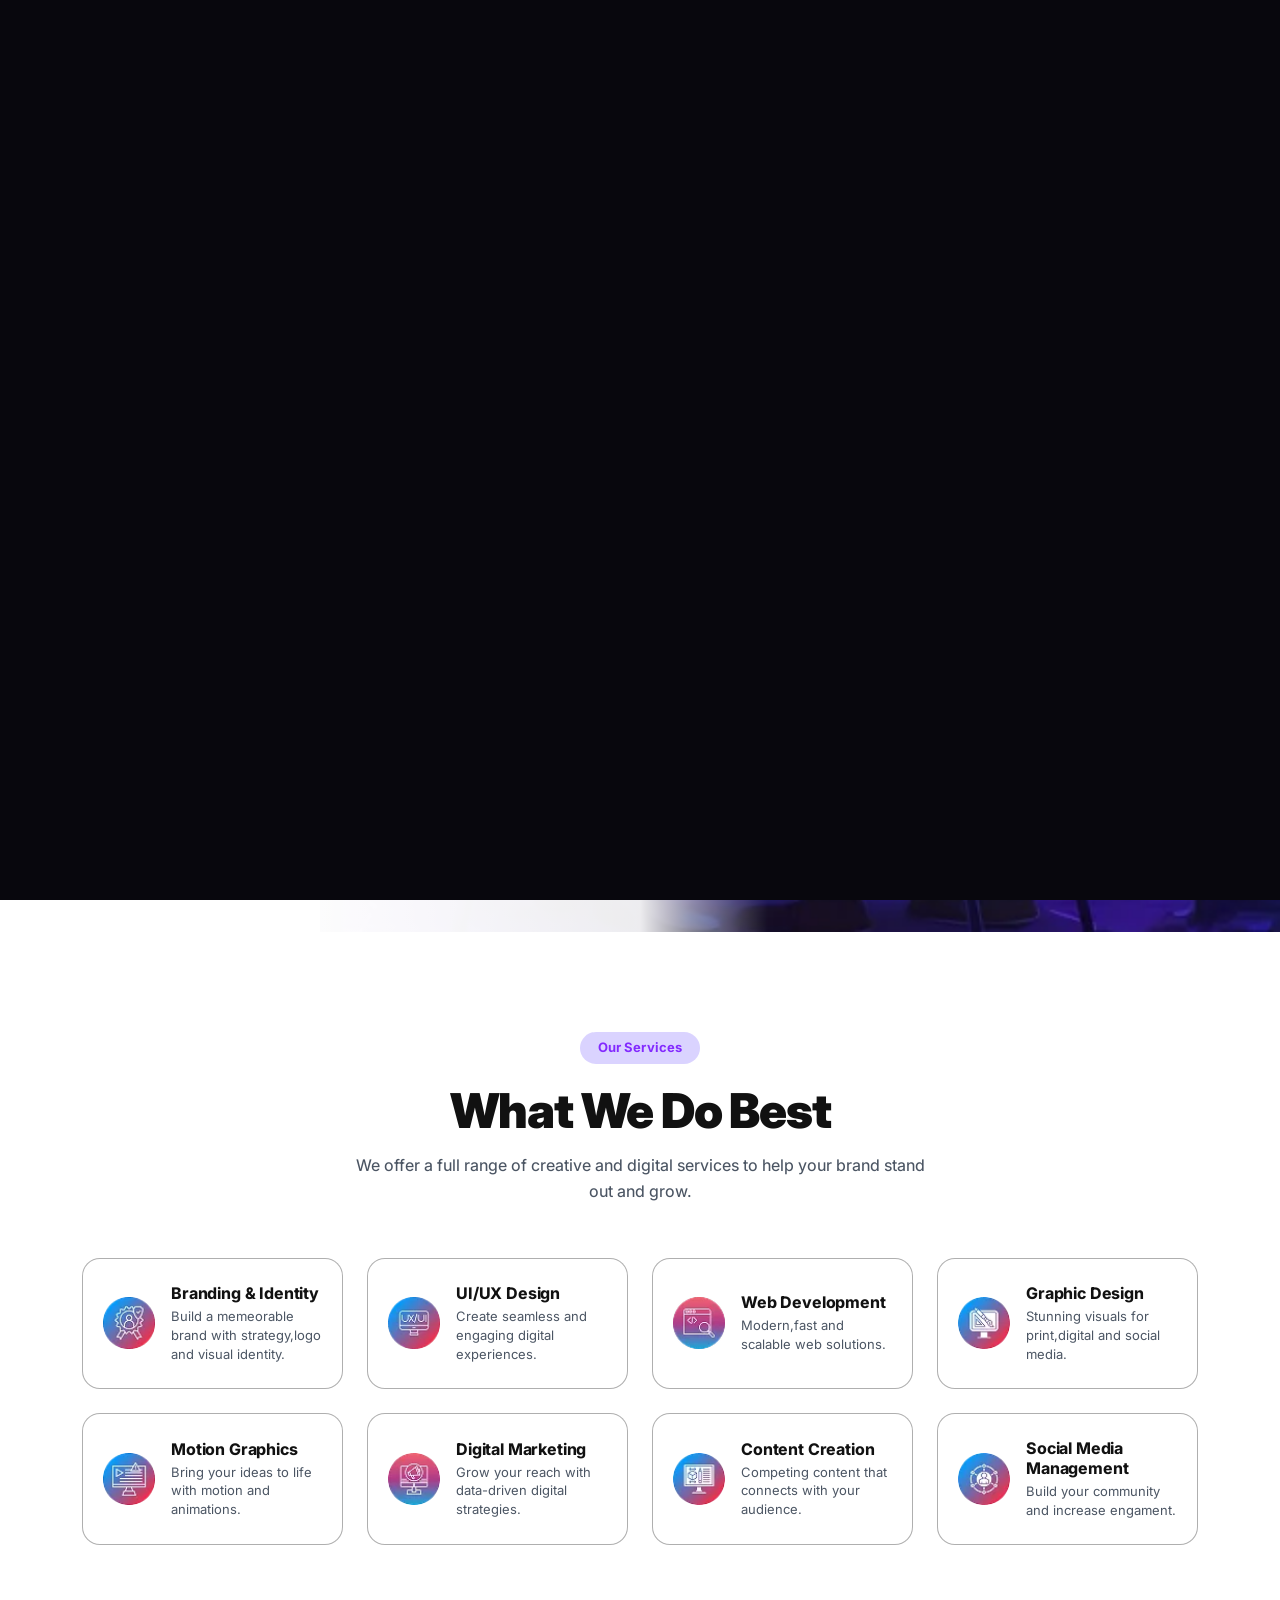
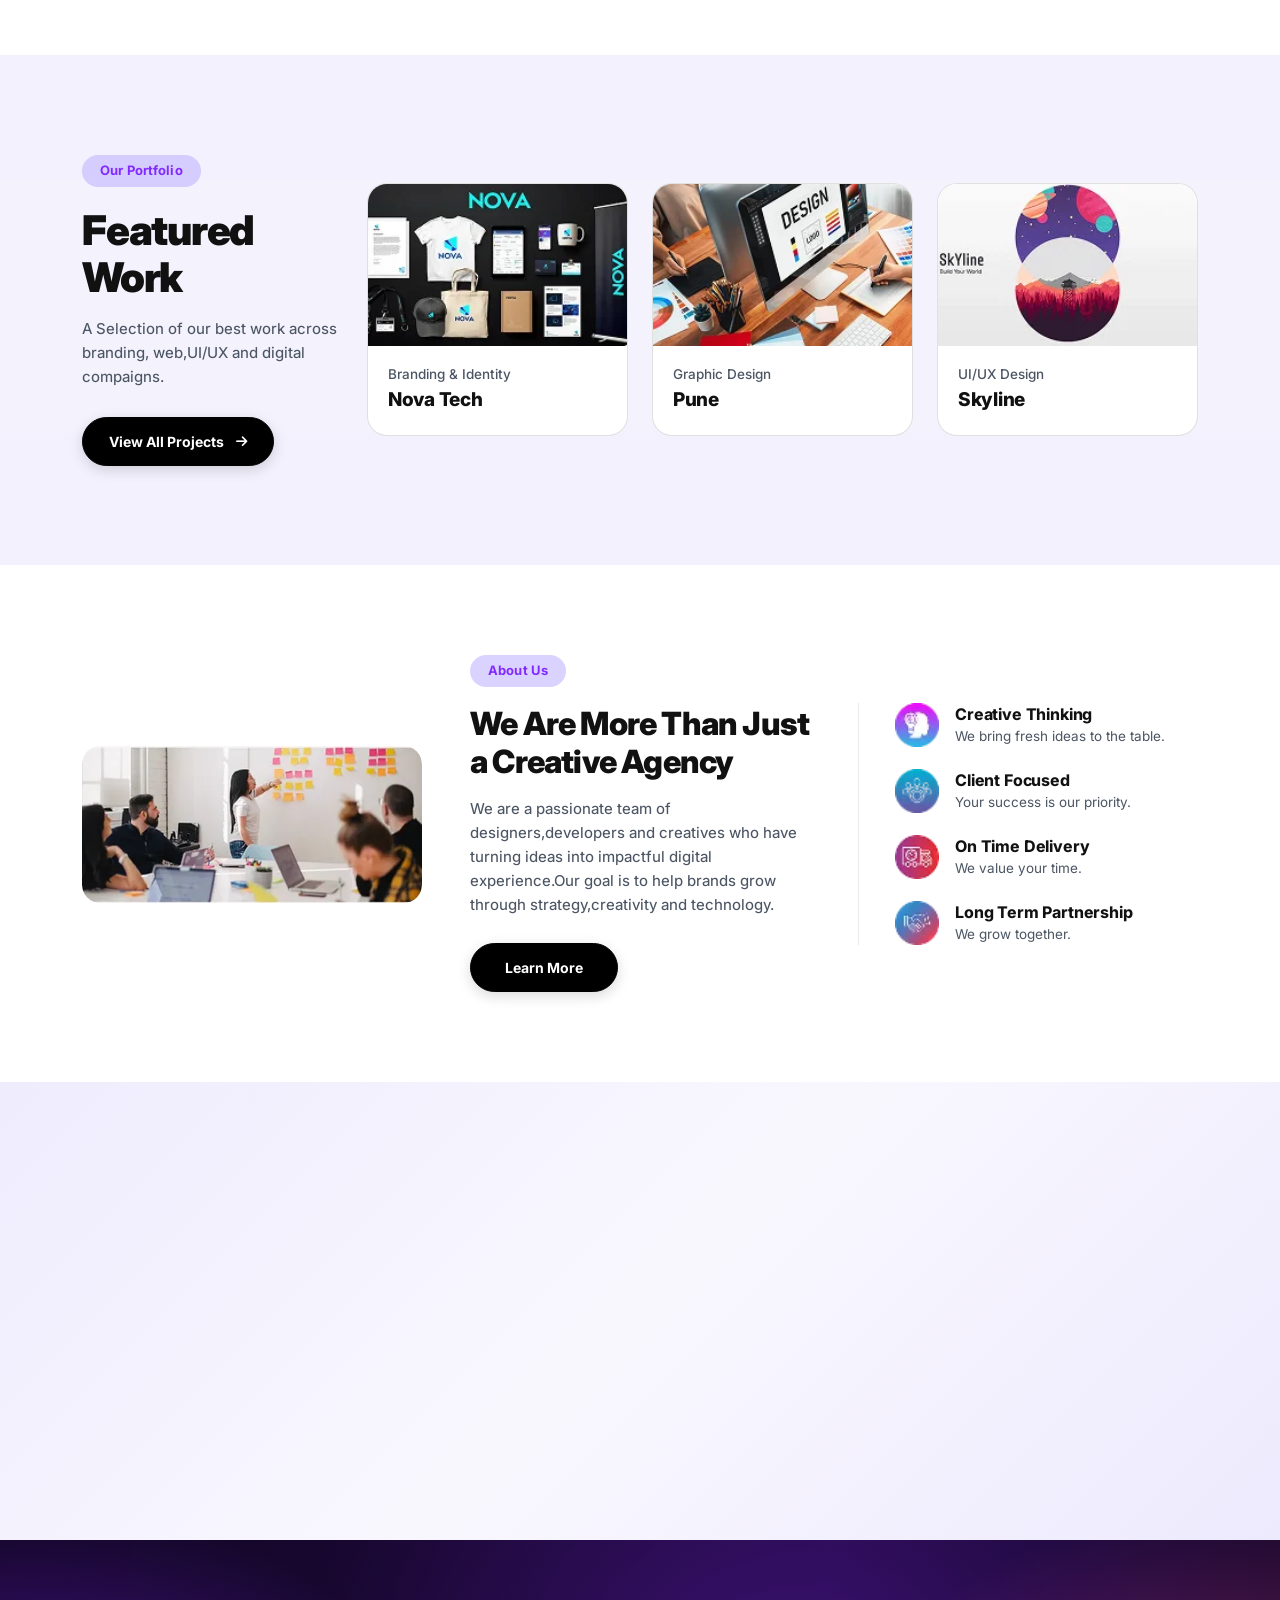
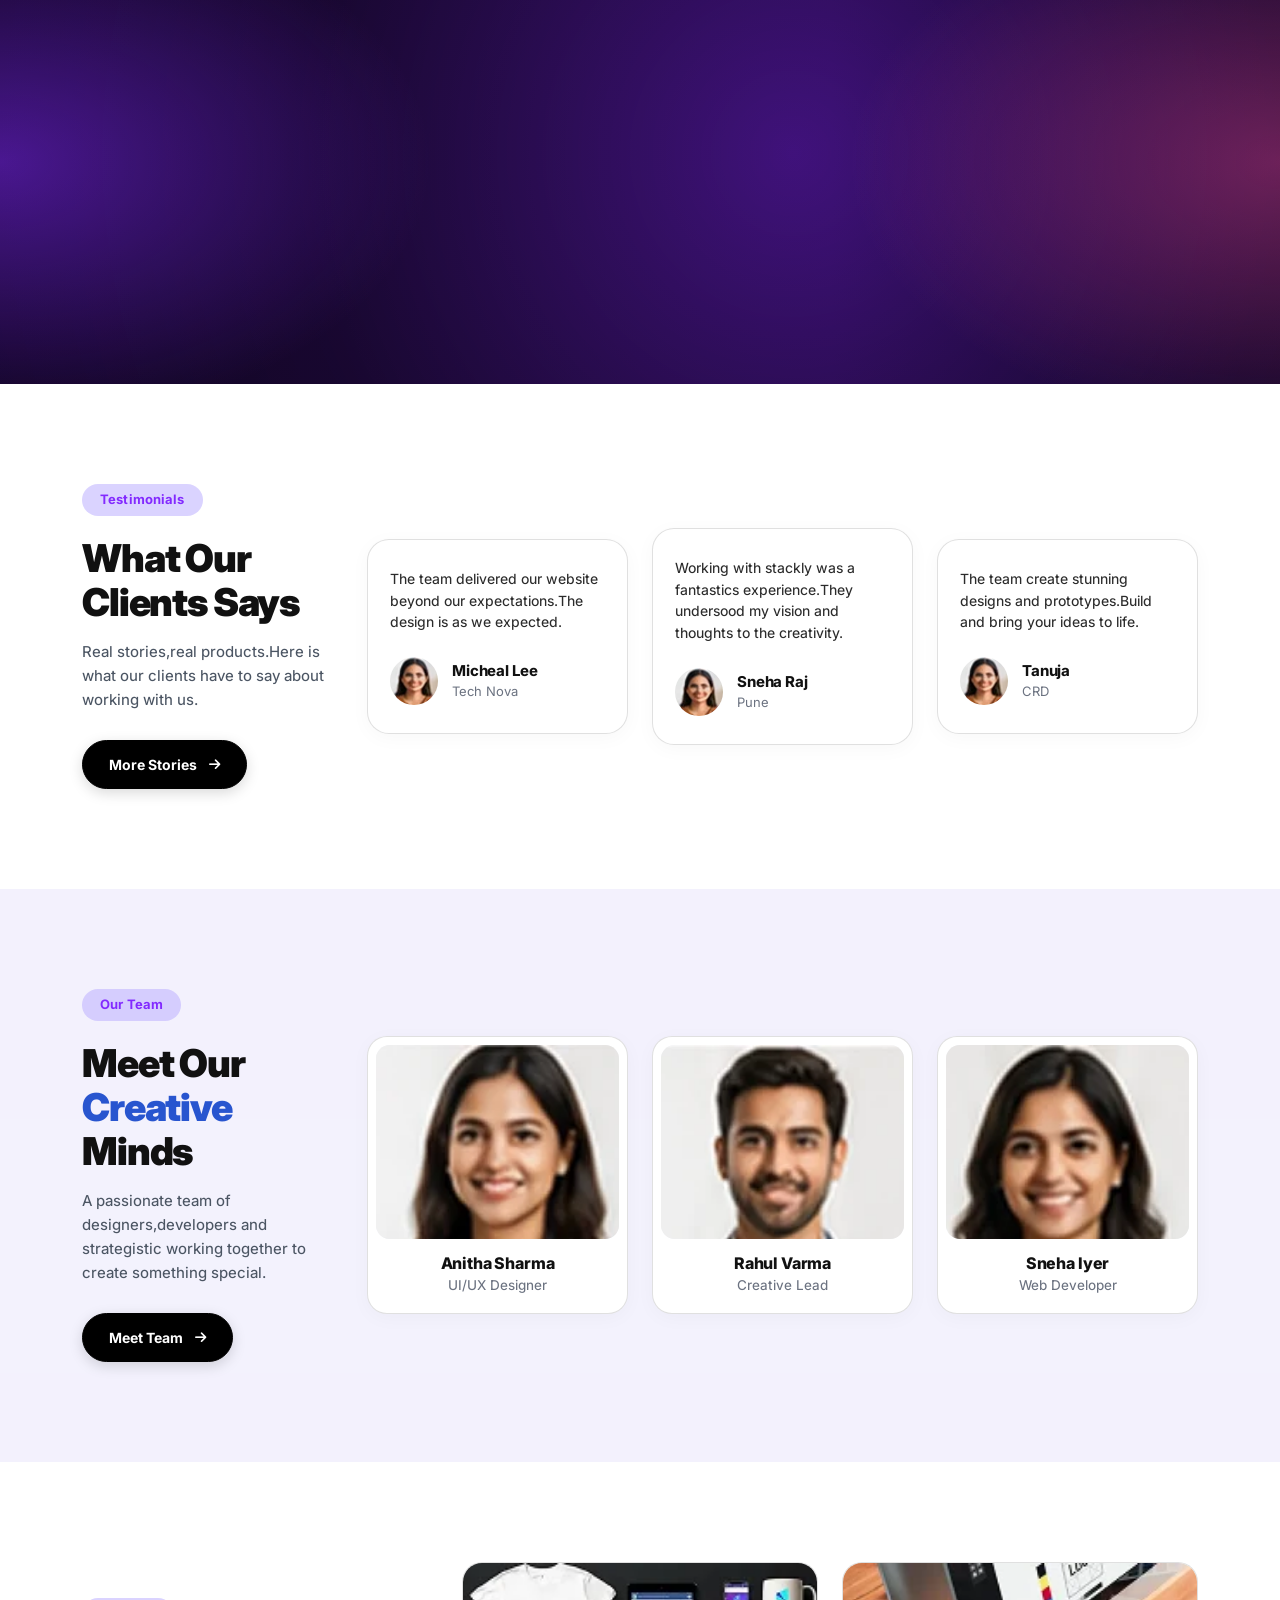
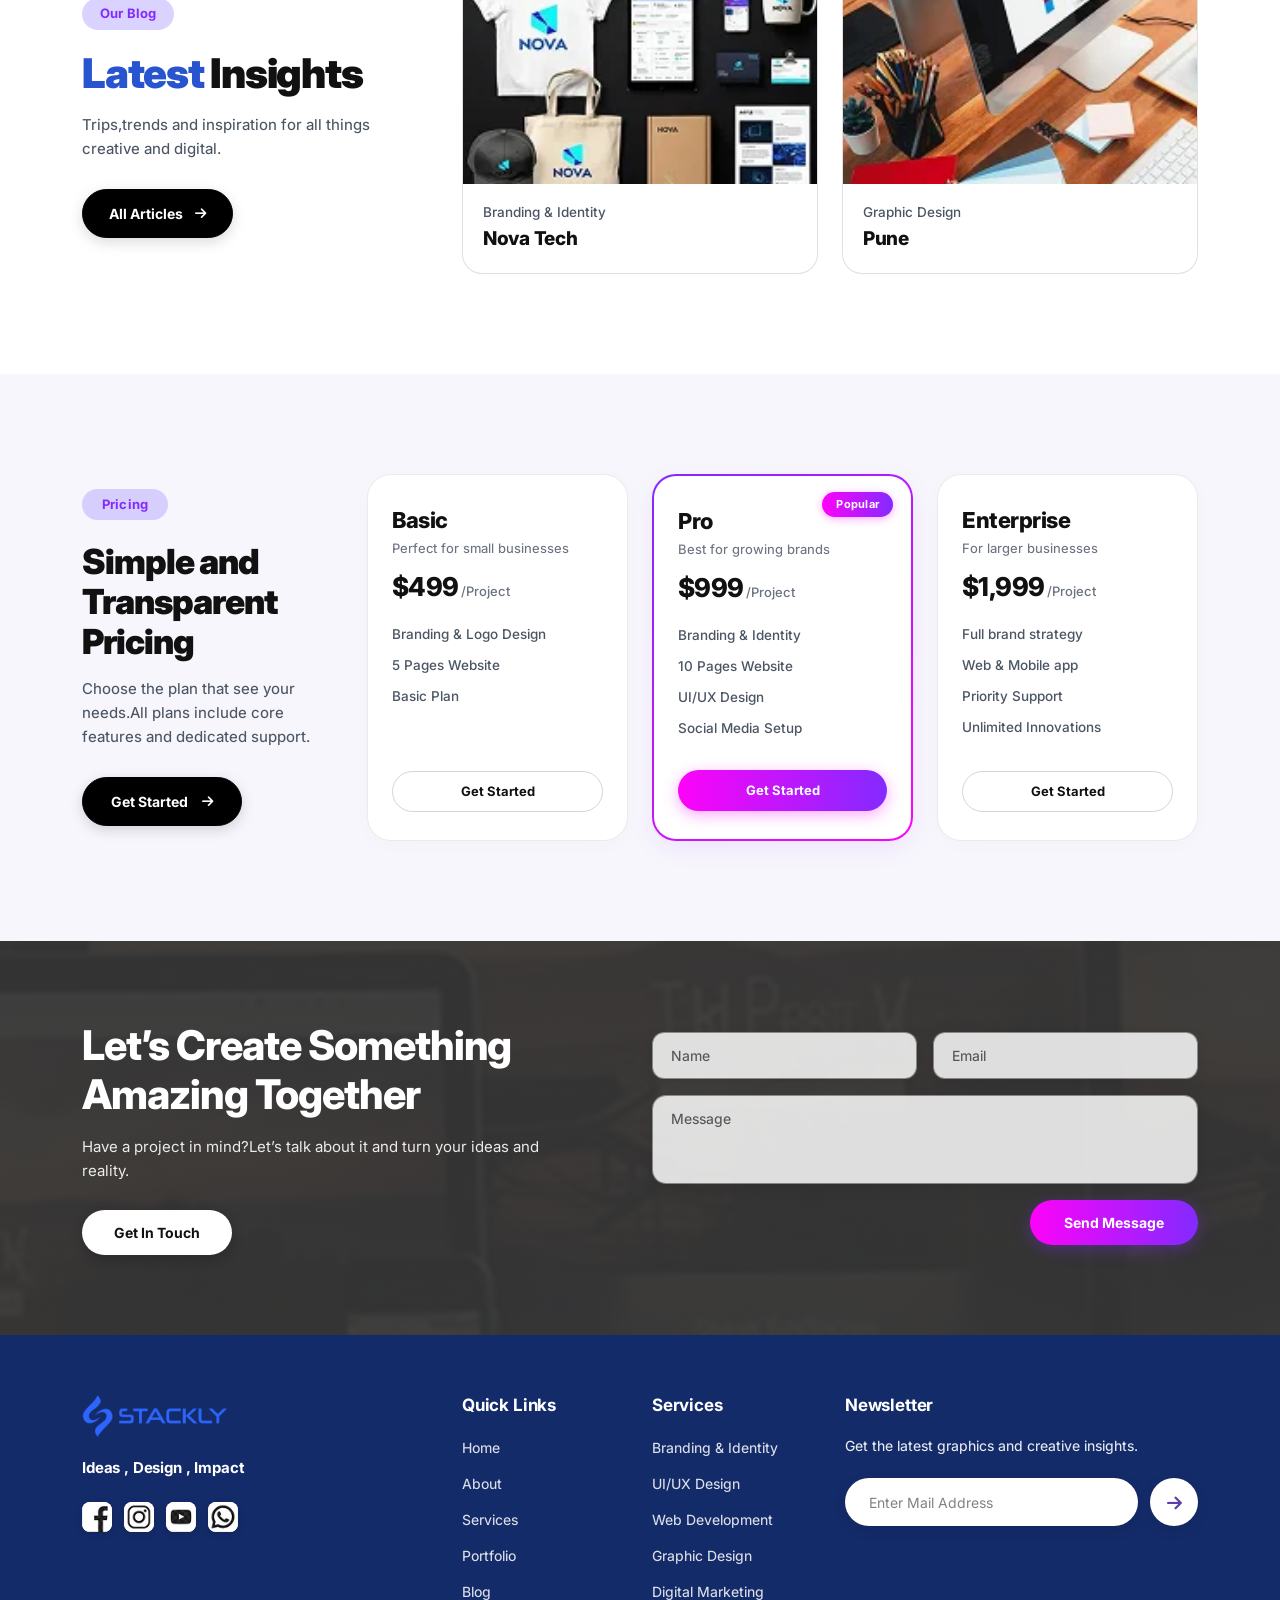
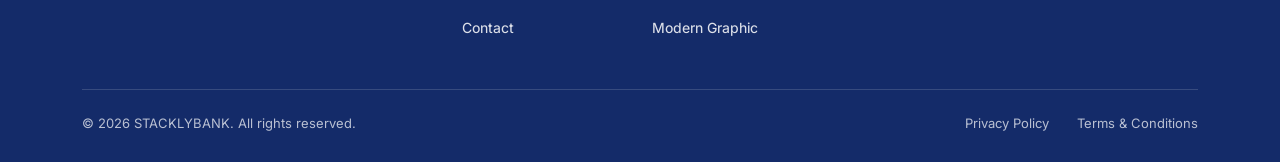
<file: index.html>
<!doctype html>
<html lang="en">
  <head>
    <meta charset="UTF-8" />
    <meta name="viewport" content="width=device-width, initial-scale=1.0" />
    <title>Stackly - Creative Agency (Portfolio & Creative)</title>

    <!-- Google Fonts: Inter -->
    <link rel="preconnect" href="https://fonts.googleapis.com" />
    <link rel="preconnect" href="https://fonts.gstatic.com" crossorigin />
    <link
      href="https://fonts.googleapis.com/css2?family=Inter:wght@400;500;600;700;800;900&display=swap"
      rel="stylesheet"
    />

    <!-- Bootstrap 5 CSS -->
    <link
      href="https://cdn.jsdelivr.net/npm/bootstrap@5.3.3/dist/css/bootstrap.min.css"
      rel="stylesheet"
    />

    <!-- FontAwesome 6 Latest -->
    <link
      rel="stylesheet"
      href="https://cdnjs.cloudflare.com/ajax/libs/font-awesome/6.5.2/css/all.min.css"
    />

    <!-- Custom CSS -->
    <link rel="stylesheet" href="assets/css/styles.css" />
  </head>
  <body data-page="home">
    <!-- Theme Preloader Screen -->
    <div id="preloader" class="preloader-overlay" aria-hidden="true">
      <!-- Ambient Background Lighting Orbs & Mesh -->
      <div class="preloader-ambient-glow glow-1"></div>
      <div class="preloader-ambient-glow glow-2"></div>
      <div class="preloader-ambient-glow glow-3"></div>
      <div class="preloader-grid-layer"></div>

      <!-- Preloader Main Content -->
      <div class="preloader-content">
        <!-- Animated Brand Visual with Orbital Energy Rings -->
        <div class="preloader-visual-wrapper">
          <div class="preloader-orbit-ring ring-outer"></div>
          <div class="preloader-orbit-ring ring-middle"></div>
          <div class="preloader-orbit-ring ring-inner"></div>
          <div class="preloader-logo-core">
            <img
              src="assets/images/stackly-logo.webp"
              alt="Stackly Creative Agency"
              class="preloader-logo-img"
            />
            <div class="preloader-logo-halo"></div>
          </div>
        </div>

        <!-- Typography & Brand Presentation -->
        <div class="preloader-branding">
          <span class="preloader-badge">
            <i class="fa-solid fa-wand-magic-sparkles me-1"></i> Creative Agency
          </span>
          <h1 class="preloader-brand-title">
            <span class="brand-letter">S</span
            ><span class="brand-letter">t</span
            ><span class="brand-letter">a</span
            ><span class="brand-letter">c</span
            ><span class="brand-letter">k</span
            ><span class="brand-letter">l</span
            ><span class="brand-letter">y</span>
          </h1>
          <p class="preloader-status-text" id="preloaderStatus">
            Crafting Digital Experiences...
          </p>
        </div>

        <!-- Progress Indicator -->
        <div class="preloader-progress-module">
          <div class="preloader-progress-info">
            <span class="preloader-loading-label">EXPERIENCE LOADING</span>
            <span class="preloader-percentage-num" id="preloaderPercent"
              >0%</span
            >
          </div>
          <div class="preloader-track">
            <div class="preloader-bar" id="preloaderBar">
              <span class="preloader-bar-light"></span>
            </div>
          </div>
        </div>
      </div>

      <!-- Cinematic Top & Bottom Split Shutters -->
      <div class="preloader-shutter shutter-top"></div>
      <div class="preloader-shutter shutter-bottom"></div>
    </div>

    <!-- Common Header Placeholder -->
    <div id="header-placeholder"></div>

    <!-- Main Content Area -->
    <main class="main-content">
      <!-- Hero Section -->
      <section class="hero-section">
        <!-- Full Cover Hero Background Image -->
        <div class="hero-bg-cover">
          <img
            src="assets/images/home/home-hero-section-image.webp"
            alt="Creative Agency Digital Experiences"
            class="hero-bg-img"
          />
          <div class="hero-bg-overlay"></div>
        </div>

        <div class="container hero-container">
          <div class="row align-items-center min-vh-hero">
            <!-- Left Content Column -->
            <div
              class="col-lg-7 col-xl-6 hero-content-col reveal"
              data-reveal="fade-right"
            >
              <div class="hero-badge">
                <span>Creative Agencies</span>
              </div>
              <h1 class="hero-title">
                We Turn ideas<br />
                into Powerfull<br />
                Digital <span class="gradient-text">Experiences</span>
              </h1>
              <p class="hero-description">
                We are a creative agency focused on brand strategy, visual
                design and digital experiences.We help businesses stand out with
                innovative ideas and stunning designs.
              </p>
              <div class="hero-cta-group">
                <a href="#" class="btn btn-hero-primary">
                  <span>View Our Work</span>
                  <span class="btn-icon">
                    <i class="fa-solid fa-arrow-right"></i>
                  </span>
                </a>
                <a href="#" class="btn btn-hero-secondary"> Get In Touch </a>
              </div>
            </div>
          </div>
        </div>
      </section>

      <!-- What We Do Best / Our Services Section -->
      <section class="what-we-do-section">
        <div class="container">
          <!-- Section Header -->
          <div class="section-header text-center reveal" data-reveal="fade-up">
            <div class="section-badge">
              <span>Our Services</span>
            </div>
            <h2 class="section-title">What We Do Best</h2>
            <p class="section-subtitle">
              We offer a full range of creative and digital services to help
              your brand stand out and grow.
            </p>
          </div>

          <!-- Services Grid -->
          <div class="row g-4 services-grid" data-reveal-stagger="100">
            <!-- Service Card 1 -->
            <div class="col-12 col-sm-6 col-lg-3 reveal" data-reveal="fade-up">
              <div class="service-card">
                <div class="service-icon-wrapper">
                  <img
                    src="assets/images/home/home-what-we-do-best-img-1.webp"
                    alt="Branding & Identity"
                    class="service-icon-img"
                  />
                </div>
                <div class="service-card-content">
                  <h3 class="service-card-title">Branding &amp; Identity</h3>
                  <p class="service-card-desc">
                    Build a memeorable brand with strategy,logo and visual
                    identity.
                  </p>
                </div>
              </div>
            </div>

            <!-- Service Card 2 -->
            <div class="col-12 col-sm-6 col-lg-3 reveal" data-reveal="fade-up">
              <div class="service-card">
                <div class="service-icon-wrapper">
                  <img
                    src="assets/images/home/home-what-we-do-best-img-2.webp"
                    alt="UI/UX Design"
                    class="service-icon-img"
                  />
                </div>
                <div class="service-card-content">
                  <h3 class="service-card-title">UI/UX Design</h3>
                  <p class="service-card-desc">
                    Create seamless and engaging digital experiences.
                  </p>
                </div>
              </div>
            </div>

            <!-- Service Card 3 -->
            <div class="col-12 col-sm-6 col-lg-3 reveal" data-reveal="fade-up">
              <div class="service-card">
                <div class="service-icon-wrapper">
                  <img
                    src="assets/images/home/home-what-we-do-best-img-3.webp"
                    alt="Web Development"
                    class="service-icon-img"
                  />
                </div>
                <div class="service-card-content">
                  <h3 class="service-card-title">Web Development</h3>
                  <p class="service-card-desc">
                    Modern,fast and scalable web solutions.
                  </p>
                </div>
              </div>
            </div>

            <!-- Service Card 4 -->
            <div class="col-12 col-sm-6 col-lg-3 reveal" data-reveal="fade-up">
              <div class="service-card">
                <div class="service-icon-wrapper">
                  <img
                    src="assets/images/home/home-what-we-do-best-img-4.webp"
                    alt="Graphic Design"
                    class="service-icon-img"
                  />
                </div>
                <div class="service-card-content">
                  <h3 class="service-card-title">Graphic Design</h3>
                  <p class="service-card-desc">
                    Stunning visuals for print,digital and social media.
                  </p>
                </div>
              </div>
            </div>

            <!-- Service Card 5 -->
            <div class="col-12 col-sm-6 col-lg-3 reveal" data-reveal="fade-up">
              <div class="service-card">
                <div class="service-icon-wrapper">
                  <img
                    src="assets/images/home/home-what-we-do-best-img-5.webp"
                    alt="Motion Graphics"
                    class="service-icon-img"
                  />
                </div>
                <div class="service-card-content">
                  <h3 class="service-card-title">Motion Graphics</h3>
                  <p class="service-card-desc">
                    Bring your ideas to life with motion and animations.
                  </p>
                </div>
              </div>
            </div>

            <!-- Service Card 6 -->
            <div class="col-12 col-sm-6 col-lg-3 reveal" data-reveal="fade-up">
              <div class="service-card">
                <div class="service-icon-wrapper">
                  <img
                    src="assets/images/home/home-what-we-do-best-img-6.webp"
                    alt="Digital Marketing"
                    class="service-icon-img"
                  />
                </div>
                <div class="service-card-content">
                  <h3 class="service-card-title">Digital Marketing</h3>
                  <p class="service-card-desc">
                    Grow your reach with data-driven digital strategies.
                  </p>
                </div>
              </div>
            </div>

            <!-- Service Card 7 -->
            <div class="col-12 col-sm-6 col-lg-3 reveal" data-reveal="fade-up">
              <div class="service-card">
                <div class="service-icon-wrapper">
                  <img
                    src="assets/images/home/home-what-we-do-best-img-7.webp"
                    alt="Content Creation"
                    class="service-icon-img"
                  />
                </div>
                <div class="service-card-content">
                  <h3 class="service-card-title">Content Creation</h3>
                  <p class="service-card-desc">
                    Competing content that connects with your audience.
                  </p>
                </div>
              </div>
            </div>

            <!-- Service Card 8 -->
            <div class="col-12 col-sm-6 col-lg-3 reveal" data-reveal="fade-up">
              <div class="service-card">
                <div class="service-icon-wrapper">
                  <img
                    src="assets/images/home/home-what-we-do-best-img-8.webp"
                    alt="Social Media Management"
                    class="service-icon-img"
                  />
                </div>
                <div class="service-card-content">
                  <h3 class="service-card-title">Social Media Management</h3>
                  <p class="service-card-desc">
                    Build your community and increase engament.
                  </p>
                </div>
              </div>
            </div>
          </div>
        </div>
      </section>

      <!-- Featured Work / Our Portfolio Section -->
      <section class="featured-work-section">
        <div class="container">
          <div class="row g-4 align-items-center">
            <!-- Left Info Column -->
            <div class="col-12 col-lg-3 reveal" data-reveal="fade-right">
              <div class="featured-work-content">
                <div class="featured-badge">
                  <span>Our Portfolio</span>
                </div>
                <h2 class="featured-title">Featured Work</h2>
                <p class="featured-desc">
                  A Selection of our best work across branding, web,UI/UX and
                  digital compaigns.
                </p>
                <a href="#" class="btn btn-featured-work">
                  <span>View All Projects</span>
                  <span class="btn-icon">
                    <i class="fa-solid fa-arrow-right"></i>
                  </span>
                </a>
              </div>
            </div>

            <!-- Card 1: Nova Tech -->
            <div
              class="col-12 col-sm-6 col-md-4 col-lg-3 reveal"
              data-reveal="fade-up"
              data-reveal-delay="100"
            >
              <a href="#" class="featured-work-card-link">
                <div class="featured-work-card">
                  <div class="featured-work-img-wrapper">
                    <img
                      src="assets/images/home/home-featured-work-1.webp"
                      alt="Nova Tech - Branding & Identity"
                      class="featured-work-img"
                    />
                  </div>
                  <div class="featured-work-card-body">
                    <span class="featured-work-category"
                      >Branding &amp; Identity</span
                    >
                    <h3 class="featured-work-title">Nova Tech</h3>
                  </div>
                </div>
              </a>
            </div>

            <!-- Card 2: Pune -->
            <div
              class="col-12 col-sm-6 col-md-4 col-lg-3 reveal"
              data-reveal="fade-up"
              data-reveal-delay="200"
            >
              <a href="#" class="featured-work-card-link">
                <div class="featured-work-card">
                  <div class="featured-work-img-wrapper">
                    <img
                      src="assets/images/home/home-featured-work-2.webp"
                      alt="Graphic Design - Pune"
                      class="featured-work-img"
                    />
                  </div>
                  <div class="featured-work-card-body">
                    <span class="featured-work-category">Graphic Design</span>
                    <h3 class="featured-work-title">Pune</h3>
                  </div>
                </div>
              </a>
            </div>

            <!-- Card 3: Skyline -->
            <div
              class="col-12 col-sm-6 col-md-4 col-lg-3 reveal"
              data-reveal="fade-up"
              data-reveal-delay="300"
            >
              <a href="#" class="featured-work-card-link">
                <div class="featured-work-card">
                  <div class="featured-work-img-wrapper">
                    <img
                      src="assets/images/home/home-featured-work-3.webp"
                      alt="UI/UX Design - Skyline"
                      class="featured-work-img"
                    />
                  </div>
                  <div class="featured-work-card-body">
                    <span class="featured-work-category">UI/UX Design</span>
                    <h3 class="featured-work-title">Skyline</h3>
                  </div>
                </div>
              </a>
            </div>
          </div>
        </div>
      </section>

      <!-- About Us Section -->
      <section class="home-about-section">
        <div class="container">
          <div class="row align-items-center g-4 g-xl-5">
            <!-- Left Column: Image -->
            <div
              class="col-12 col-lg-4 col-xl-4 reveal"
              data-reveal="fade-right"
            >
              <div class="home-about-img-wrapper">
                <img
                  src="assets/images/home/home-about-us-leftside-image.webp"
                  alt="We Are More Than Just a Creative Agency"
                  class="home-about-img"
                />
              </div>
            </div>

            <!-- Middle Column: Content & CTA -->
            <div
              class="col-12 col-lg-4 col-xl-4 reveal"
              data-reveal="fade-up"
              data-reveal-delay="100"
            >
              <div class="home-about-content">
                <div class="home-about-badge">
                  <span>About Us</span>
                </div>
                <h2 class="home-about-title">
                  We Are More Than Just<br />a Creative Agency
                </h2>
                <p class="home-about-desc">
                  We are a passionate team of designers,developers and creatives
                  who have turning ideas into impactful digital experience.Our
                  goal is to help brands grow through strategy,creativity and
                  technology.
                </p>
                <div class="home-about-cta">
                  <a href="#" class="btn btn-home-about"> Learn More </a>
                </div>
              </div>
            </div>

            <!-- Right Column: Features List with Divider -->
            <div
              class="col-12 col-lg-4 col-xl-4 reveal"
              data-reveal="fade-left"
              data-reveal-delay="200"
            >
              <div class="home-about-features" data-reveal-stagger="100">
                <!-- Feature 1 -->
                <div
                  class="home-about-feature-item reveal"
                  data-reveal="fade-up"
                >
                  <div class="home-about-feature-icon">
                    <img
                      src="assets/images/home/home-about-us-icon-1.webp"
                      alt="Creative Thinking"
                    />
                  </div>
                  <div class="home-about-feature-text">
                    <h3 class="home-about-feature-title">Creative Thinking</h3>
                    <p class="home-about-feature-desc">
                      We bring fresh ideas to the table.
                    </p>
                  </div>
                </div>

                <!-- Feature 2 -->
                <div
                  class="home-about-feature-item reveal"
                  data-reveal="fade-up"
                >
                  <div class="home-about-feature-icon">
                    <img
                      src="assets/images/home/home-about-us-icon-2.webp"
                      alt="Client Focused"
                    />
                  </div>
                  <div class="home-about-feature-text">
                    <h3 class="home-about-feature-title">Client Focused</h3>
                    <p class="home-about-feature-desc">
                      Your success is our priority.
                    </p>
                  </div>
                </div>

                <!-- Feature 3 -->
                <div
                  class="home-about-feature-item reveal"
                  data-reveal="fade-up"
                >
                  <div class="home-about-feature-icon">
                    <img
                      src="assets/images/home/home-about-us-icon-3.webp"
                      alt="On Time Delivery"
                    />
                  </div>
                  <div class="home-about-feature-text">
                    <h3 class="home-about-feature-title">On Time Delivery</h3>
                    <p class="home-about-feature-desc">We value your time.</p>
                  </div>
                </div>

                <!-- Feature 4 -->
                <div
                  class="home-about-feature-item reveal"
                  data-reveal="fade-up"
                >
                  <div class="home-about-feature-icon">
                    <img
                      src="assets/images/home/home-about-us-icon-4.webp"
                      alt="Long Term Partnership"
                    />
                  </div>
                  <div class="home-about-feature-text">
                    <h3 class="home-about-feature-title">
                      Long Term Partnership
                    </h3>
                    <p class="home-about-feature-desc">We grow together.</p>
                  </div>
                </div>
              </div>
            </div>
          </div>
        </div>
      </section>

      <!-- Our Process / How We Work Section -->
      <section class="home-process-section">
        <div class="container">
          <div class="row align-items-center g-4 g-xl-5">
            <!-- Left Column: Content & CTA -->
            <div
              class="col-12 col-lg-4 col-xl-4 reveal"
              data-reveal="fade-right"
            >
              <div class="home-process-content">
                <div class="home-process-badge">
                  <span>Our Process</span>
                </div>
                <h2 class="home-process-title">How We Work</h2>
                <p class="home-process-desc">
                  Our simple and effective process ensures your project is
                  delivered on time, on budget and beyond expectations.
                </p>
                <div class="home-process-cta">
                  <a href="#" class="btn btn-home-process"> Learn More </a>
                </div>
              </div>
            </div>

            <!-- Right Column: 5 Step Process Grid -->
            <div class="col-12 col-lg-8 col-xl-8">
              <div class="home-process-steps" data-reveal-stagger="100">
                <!-- Step 1 -->
                <div
                  class="home-process-step-item reveal"
                  data-reveal="fade-up"
                >
                  <div class="process-icon-wrapper">
                    <img
                      src="assets/images/home/home-our-process-icon-1.webp"
                      alt="Discovery"
                      class="process-icon-img"
                    />
                  </div>
                  <span class="process-step-number">01</span>
                  <h3 class="process-step-title">Discovery</h3>
                  <p class="process-step-desc">
                    Understand your goals, audience and vision.
                  </p>
                </div>

                <!-- Step 2 -->
                <div
                  class="home-process-step-item reveal"
                  data-reveal="fade-up"
                >
                  <div class="process-icon-wrapper">
                    <img
                      src="assets/images/home/home-our-process-icon-2.webp"
                      alt="Strategy"
                      class="process-icon-img"
                    />
                  </div>
                  <span class="process-step-number">02</span>
                  <h3 class="process-step-title">Strategy</h3>
                  <p class="process-step-desc">
                    Plan the right approach for your project.
                  </p>
                </div>

                <!-- Step 3 -->
                <div
                  class="home-process-step-item reveal"
                  data-reveal="fade-up"
                >
                  <div class="process-icon-wrapper">
                    <img
                      src="assets/images/home/home-our-process-icon-3.webp"
                      alt="Design"
                      class="process-icon-img"
                    />
                  </div>
                  <span class="process-step-number">03</span>
                  <h3 class="process-step-title">Design</h3>
                  <p class="process-step-desc">
                    Create stunning designs and prototypes.
                  </p>
                </div>

                <!-- Step 4 -->
                <div
                  class="home-process-step-item reveal"
                  data-reveal="fade-up"
                >
                  <div class="process-icon-wrapper">
                    <img
                      src="assets/images/home/home-our-process-icon-4.webp"
                      alt="Development"
                      class="process-icon-img"
                    />
                  </div>
                  <span class="process-step-number">04</span>
                  <h3 class="process-step-title">Development</h3>
                  <p class="process-step-desc">
                    Build and bring your ideas to life.
                  </p>
                </div>

                <!-- Step 5 -->
                <div
                  class="home-process-step-item reveal"
                  data-reveal="fade-up"
                >
                  <div class="process-icon-wrapper">
                    <img
                      src="assets/images/home/home-our-process-icon-5.webp"
                      alt="Launch"
                      class="process-icon-img"
                    />
                  </div>
                  <span class="process-step-number">05</span>
                  <h3 class="process-step-title">Launch</h3>
                  <p class="process-step-desc">
                    Deliver and support your success.
                  </p>
                </div>
              </div>
            </div>
          </div>
        </div>
      </section>

      <!-- Numbers Speak / Our Attachments Section -->
      <section class="home-stats-section">
        <div class="container">
          <div class="row align-items-center g-4 g-xl-5">
            <!-- Left Column: Content & CTA -->
            <div
              class="col-12 col-lg-5 col-xl-4 reveal"
              data-reveal="fade-right"
            >
              <div class="home-stats-content">
                <div class="home-stats-badge">
                  <span>Our Attachments</span>
                </div>
                <h2 class="home-stats-title">Numbers Speak</h2>
                <p class="home-stats-desc">
                  We’ve helped 500+ brands achieve their goals with
                  creativity,strategy and technology.
                </p>
                <div class="home-stats-cta">
                  <a href="#" class="btn btn-home-stats"> View All </a>
                </div>
              </div>
            </div>

            <!-- Right Column: 4 Stats / Counter Grid -->
            <div class="col-12 col-lg-7 col-xl-8">
              <div class="home-stats-grid" data-reveal-stagger="120">
                <!-- Stat 1: Happy Clients -->
                <div class="home-stat-item reveal" data-reveal="fade-up">
                  <div class="stat-icon-wrapper">
                    <img
                      src="assets/images/home/home-our-attachments-icon-1.webp"
                      alt="Happy Clients"
                      class="stat-icon-img"
                    />
                  </div>
                  <div class="stat-number-wrapper">
                    <span class="stat-number" data-target="500" data-suffix="+"
                      >0</span
                    >
                  </div>
                  <p class="stat-label">Happy Clients</p>
                </div>

                <!-- Stat 2: Projects Completed -->
                <div class="home-stat-item reveal" data-reveal="fade-up">
                  <div class="stat-icon-wrapper">
                    <img
                      src="assets/images/home/home-our-attachments-icon-2.webp"
                      alt="Projects Completed"
                      class="stat-icon-img"
                    />
                  </div>
                  <div class="stat-number-wrapper">
                    <span
                      class="stat-number"
                      data-target="1.2"
                      data-decimals="1"
                      data-suffix="K+"
                      >0</span
                    >
                  </div>
                  <p class="stat-label">Projects Completed</p>
                </div>

                <!-- Stat 3: Client Satisfaction -->
                <div class="home-stat-item reveal" data-reveal="fade-up">
                  <div class="stat-icon-wrapper">
                    <img
                      src="assets/images/home/home-our-attachments-icon-3.webp"
                      alt="Client Satisfaction"
                      class="stat-icon-img"
                    />
                  </div>
                  <div class="stat-number-wrapper">
                    <span class="stat-number" data-target="98" data-suffix="%"
                      >0</span
                    >
                  </div>
                  <p class="stat-label">Client Satisfaction</p>
                </div>

                <!-- Stat 4: Years of Experience -->
                <div class="home-stat-item reveal" data-reveal="fade-up">
                  <div class="stat-icon-wrapper">
                    <img
                      src="assets/images/home/home-our-attachments-icon-4.webp"
                      alt="Years of Experience"
                      class="stat-icon-img"
                    />
                  </div>
                  <div class="stat-number-wrapper">
                    <span class="stat-number" data-target="10" data-suffix="+"
                      >0</span
                    >
                  </div>
                  <p class="stat-label">Years of Experience</p>
                </div>
              </div>
            </div>
          </div>
        </div>
      </section>

      <!-- Testimonials Section -->
      <section class="testimonials-section">
        <div class="container">
          <div class="row g-4 align-items-center">
            <!-- Left Info Column -->
            <div class="col-12 col-lg-3 reveal" data-reveal="fade-right">
              <div class="testimonials-content">
                <div class="testimonials-badge">
                  <span>Testimonials</span>
                </div>
                <h2 class="testimonials-title">What Our Clients Says</h2>
                <p class="testimonials-desc">
                  Real stories,real products.Here is what our clients have to
                  say about working with us.
                </p>
                <a href="#" class="btn btn-testimonials">
                  <span>More Stories</span>
                  <span class="btn-icon">
                    <i class="fa-solid fa-arrow-right"></i>
                  </span>
                </a>
              </div>
            </div>

            <!-- Card 1: Micheal Lee -->
            <div
              class="col-12 col-sm-6 col-md-4 col-lg-3 reveal"
              data-reveal="fade-up"
              data-reveal-delay="100"
            >
              <div class="testimonial-card">
                <p class="testimonial-text">
                  The team delivered our website beyond our expectations.The
                  design is as we expected.
                </p>
                <div class="testimonial-author">
                  <img
                    src="assets/images/home/home-testimonial-img.webp"
                    alt="Micheal Lee"
                    class="testimonial-avatar"
                  />
                  <div class="testimonial-author-info">
                    <h3 class="testimonial-author-name">Micheal Lee</h3>
                    <span class="testimonial-author-role">Tech Nova</span>
                  </div>
                </div>
              </div>
            </div>

            <!-- Card 2: Sneha Raj -->
            <div
              class="col-12 col-sm-6 col-md-4 col-lg-3 reveal"
              data-reveal="fade-up"
              data-reveal-delay="200"
            >
              <div class="testimonial-card">
                <p class="testimonial-text">
                  Working with stackly was a fantastics experience.They
                  undersood my vision and thoughts to the creativity.
                </p>
                <div class="testimonial-author">
                  <img
                    src="assets/images/home/home-testimonial-img.webp"
                    alt="Sneha Raj"
                    class="testimonial-avatar"
                  />
                  <div class="testimonial-author-info">
                    <h3 class="testimonial-author-name">Sneha Raj</h3>
                    <span class="testimonial-author-role">Pune</span>
                  </div>
                </div>
              </div>
            </div>

            <!-- Card 3: Tanuja -->
            <div
              class="col-12 col-sm-6 col-md-4 col-lg-3 reveal"
              data-reveal="fade-up"
              data-reveal-delay="300"
            >
              <div class="testimonial-card">
                <p class="testimonial-text">
                  The team create stunning designs and prototypes.Build and
                  bring your ideas to life.
                </p>
                <div class="testimonial-author">
                  <img
                    src="assets/images/home/home-testimonial-img.webp"
                    alt="Tanuja"
                    class="testimonial-avatar"
                  />
                  <div class="testimonial-author-info">
                    <h3 class="testimonial-author-name">Tanuja</h3>
                    <span class="testimonial-author-role">CRD</span>
                  </div>
                </div>
              </div>
            </div>
          </div>
        </div>
      </section>

      <!-- Our Team Section -->
      <section class="team-section">
        <div class="container">
          <div class="row g-4 align-items-center">
            <!-- Left Info Column -->
            <div class="col-12 col-lg-3 reveal" data-reveal="fade-right">
              <div class="team-content">
                <div class="team-badge">
                  <span>Our Team</span>
                </div>
                <h2 class="team-title">
                  Meet Our <span class="highlight-blue">Creative</span> Minds
                </h2>
                <p class="team-desc">
                  A passionate team of designers,developers and strategistic
                  working together to create something special.
                </p>
                <a href="#" class="btn btn-team">
                  <span>Meet Team</span>
                  <span class="btn-icon">
                    <i class="fa-solid fa-arrow-right"></i>
                  </span>
                </a>
              </div>
            </div>

            <!-- Card 1: Anitha Sharma -->
            <div
              class="col-12 col-sm-6 col-md-4 col-lg-3 reveal"
              data-reveal="fade-up"
              data-reveal-delay="100"
            >
              <div class="team-card">
                <div class="team-card-img-wrapper">
                  <img
                    src="assets/images/home/home-our-team-1.webp"
                    alt="Anitha Sharma - UI/UX Designer"
                    class="team-card-img"
                  />
                </div>
                <div class="team-card-body">
                  <h3 class="team-member-name">Anitha Sharma</h3>
                  <span class="team-member-role">UI/UX Designer</span>
                </div>
              </div>
            </div>

            <!-- Card 2: Rahul Varma -->
            <div
              class="col-12 col-sm-6 col-md-4 col-lg-3 reveal"
              data-reveal="fade-up"
              data-reveal-delay="200"
            >
              <div class="team-card">
                <div class="team-card-img-wrapper">
                  <img
                    src="assets/images/home/home-our-team-2.webp"
                    alt="Rahul Varma - Creative Lead"
                    class="team-card-img"
                  />
                </div>
                <div class="team-card-body">
                  <h3 class="team-member-name">Rahul Varma</h3>
                  <span class="team-member-role">Creative Lead</span>
                </div>
              </div>
            </div>

            <!-- Card 3: Sneha Iyer -->
            <div
              class="col-12 col-sm-6 col-md-4 col-lg-3 reveal"
              data-reveal="fade-up"
              data-reveal-delay="300"
            >
              <div class="team-card">
                <div class="team-card-img-wrapper">
                  <img
                    src="assets/images/home/home-our-team-3.webp"
                    alt="Sneha Iyer - Web Developer"
                    class="team-card-img"
                  />
                </div>
                <div class="team-card-body">
                  <h3 class="team-member-name">Sneha Iyer</h3>
                  <span class="team-member-role">Web Developer</span>
                </div>
              </div>
            </div>
          </div>
        </div>
      </section>

      <!-- Latest Insights / Our Blog Section -->
      <section class="home-blog-section">
        <div class="container">
          <div class="row g-4 align-items-center">
            <!-- Left Info Column -->
            <div class="col-12 col-lg-4 reveal" data-reveal="fade-right">
              <div class="home-blog-content">
                <div class="home-blog-badge">
                  <span>Our Blog</span>
                </div>
                <h2 class="home-blog-title">
                  <span class="highlight-blue">Latest</span> Insights
                </h2>
                <p class="home-blog-desc">
                  Trips,trends and inspiration for all things creative and
                  digital.
                </p>
                <a href="#" class="btn btn-home-blog">
                  <span>All Articles</span>
                  <span class="btn-icon">
                    <i class="fa-solid fa-arrow-right"></i>
                  </span>
                </a>
              </div>
            </div>

            <!-- Card 1: Nova Tech -->
            <div
              class="col-12 col-sm-6 col-lg-4 reveal"
              data-reveal="fade-up"
              data-reveal-delay="150"
            >
              <a href="#" class="home-blog-card-link">
                <div class="home-blog-card">
                  <div class="home-blog-img-wrapper">
                    <img
                      src="assets/images/home/home-our-blog-1.webp"
                      alt="Nova Tech - Branding & Identity"
                      class="home-blog-img"
                    />
                  </div>
                  <div class="home-blog-card-body">
                    <span class="home-blog-category"
                      >Branding &amp; Identity</span
                    >
                    <h3 class="home-blog-card-title">Nova Tech</h3>
                  </div>
                </div>
              </a>
            </div>

            <!-- Card 2: Pune -->
            <div
              class="col-12 col-sm-6 col-lg-4 reveal"
              data-reveal="fade-up"
              data-reveal-delay="300"
            >
              <a href="#" class="home-blog-card-link">
                <div class="home-blog-card">
                  <div class="home-blog-img-wrapper">
                    <img
                      src="assets/images/home/home-our-blog-2.webp"
                      alt="Graphic Design - Pune"
                      class="home-blog-img"
                    />
                  </div>
                  <div class="home-blog-card-body">
                    <span class="home-blog-category">Graphic Design</span>
                    <h3 class="home-blog-card-title">Pune</h3>
                  </div>
                </div>
              </a>
            </div>
          </div>
        </div>
      </section>

      <!-- Simple and Transparent Pricing Section -->
      <section class="home-pricing-section">
        <div class="container">
          <div class="row g-4 align-items-stretch">
            <!-- Left Info Column -->
            <div class="col-12 col-lg-3 reveal" data-reveal="fade-right">
              <div class="home-pricing-content">
                <div class="home-pricing-badge">
                  <span>Pricing</span>
                </div>
                <h2 class="home-pricing-title">
                  Simple and Transparent Pricing
                </h2>
                <p class="home-pricing-desc">
                  Choose the plan that see your needs.All plans include core
                  features and dedicated support.
                </p>
                <a href="#" class="btn btn-home-pricing">
                  <span>Get Started</span>
                  <span class="btn-icon">
                    <i class="fa-solid fa-arrow-right"></i>
                  </span>
                </a>
              </div>
            </div>

            <!-- Card 1: Basic -->
            <div
              class="col-12 col-sm-6 col-md-4 col-lg-3 reveal"
              data-reveal="fade-up"
              data-reveal-delay="100"
            >
              <div class="pricing-card">
                <div class="pricing-card-header">
                  <h3 class="pricing-plan-name">Basic</h3>
                  <p class="pricing-plan-desc">Perfect for small businesses</p>
                </div>
                <div class="pricing-card-price">
                  <span class="price-val">$499</span>
                  <span class="price-period">/Project</span>
                </div>
                <ul class="pricing-features">
                  <li>Branding &amp; Logo Design</li>
                  <li>5 Pages Website</li>
                  <li>Basic Plan</li>
                </ul>
                <div class="pricing-card-footer">
                  <a href="#" class="btn btn-pricing-outline">Get Started</a>
                </div>
              </div>
            </div>

            <!-- Card 2: Pro -->
            <div
              class="col-12 col-sm-6 col-md-4 col-lg-3 reveal"
              data-reveal="fade-up"
              data-reveal-delay="200"
            >
              <div class="pricing-card popular">
                <span class="pricing-popular-badge">Popular</span>
                <div class="pricing-card-header">
                  <h3 class="pricing-plan-name">Pro</h3>
                  <p class="pricing-plan-desc">Best for growing brands</p>
                </div>
                <div class="pricing-card-price">
                  <span class="price-val">$999</span>
                  <span class="price-period">/Project</span>
                </div>
                <ul class="pricing-features">
                  <li>Branding &amp; Identity</li>
                  <li>10 Pages Website</li>
                  <li>UI/UX Design</li>
                  <li>Social Media Setup</li>
                </ul>
                <div class="pricing-card-footer">
                  <a href="#" class="btn btn-pricing-popular">Get Started</a>
                </div>
              </div>
            </div>

            <!-- Card 3: Enterprise -->
            <div
              class="col-12 col-sm-6 col-md-4 col-lg-3 reveal"
              data-reveal="fade-up"
              data-reveal-delay="300"
            >
              <div class="pricing-card">
                <div class="pricing-card-header">
                  <h3 class="pricing-plan-name">Enterprise</h3>
                  <p class="pricing-plan-desc">For larger businesses</p>
                </div>
                <div class="pricing-card-price">
                  <span class="price-val">$1,999</span>
                  <span class="price-period">/Project</span>
                </div>
                <ul class="pricing-features">
                  <li>Full brand strategy</li>
                  <li>Web &amp; Mobile app</li>
                  <li>Priority Support</li>
                  <li>Unlimited Innovations</li>
                </ul>
                <div class="pricing-card-footer">
                  <a href="#" class="btn btn-pricing-outline">Get Started</a>
                </div>
              </div>
            </div>
          </div>
        </div>
      </section>

      <!-- Get In Touch / Call To Action Section -->
      <section class="home-get-in-touch-section">
        <div class="container">
          <div class="row align-items-center gy-4">
            <!-- Left Content Column -->
            <div class="col-12 col-lg-6 reveal" data-reveal="fade-right">
              <div class="get-in-touch-content">
                <h2 class="get-in-touch-title">
                  Let’s Create Something Amazing Together
                </h2>
                <p class="get-in-touch-desc">
                  Have a project in mind?Let’s talk about it and turn your ideas
                  and reality.
                </p>
                <a href="#" class="btn btn-get-in-touch-cta"> Get In Touch </a>
              </div>
            </div>

            <!-- Right Form Column -->
            <div class="col-12 col-lg-6 reveal" data-reveal="fade-left">
              <form class="get-in-touch-form">
                <div class="row g-3 mb-3">
                  <div class="col-12 col-sm-6">
                    <input
                      type="text"
                      id="homeName"
                      name="name"
                      class="form-control get-in-touch-input"
                      placeholder="Name"
                      autocomplete="name"
                      maxlength="16"
                      required
                    />
                  </div>
                  <div class="col-12 col-sm-6">
                    <input
                      type="email"
                      id="homeEmail"
                      name="email"
                      class="form-control get-in-touch-input"
                      placeholder="Email"
                      autocomplete="email"
                      required
                    />
                  </div>
                </div>
                <div class="mb-3">
                  <textarea
                    id="homeMessage"
                    name="message"
                    class="form-control get-in-touch-input get-in-touch-textarea"
                    rows="3"
                    placeholder="Message"
                    required
                  ></textarea>
                </div>
                <div class="d-flex justify-content-end">
                  <button type="submit" class="btn btn-send-message">
                    Send Message
                  </button>
                </div>
              </form>
            </div>
          </div>
        </div>
      </section>
    </main>

    <!-- Common Footer Placeholder -->
    <div id="footer-placeholder"></div>

    <!-- Bootstrap 5 JS Bundle -->
    <script src="https://cdn.jsdelivr.net/npm/bootstrap@5.3.3/dist/js/bootstrap.bundle.min.js"></script>

    <!-- Custom JS -->
    <script src="assets/js/script.js"></script>
  </body>
</html>
</file>
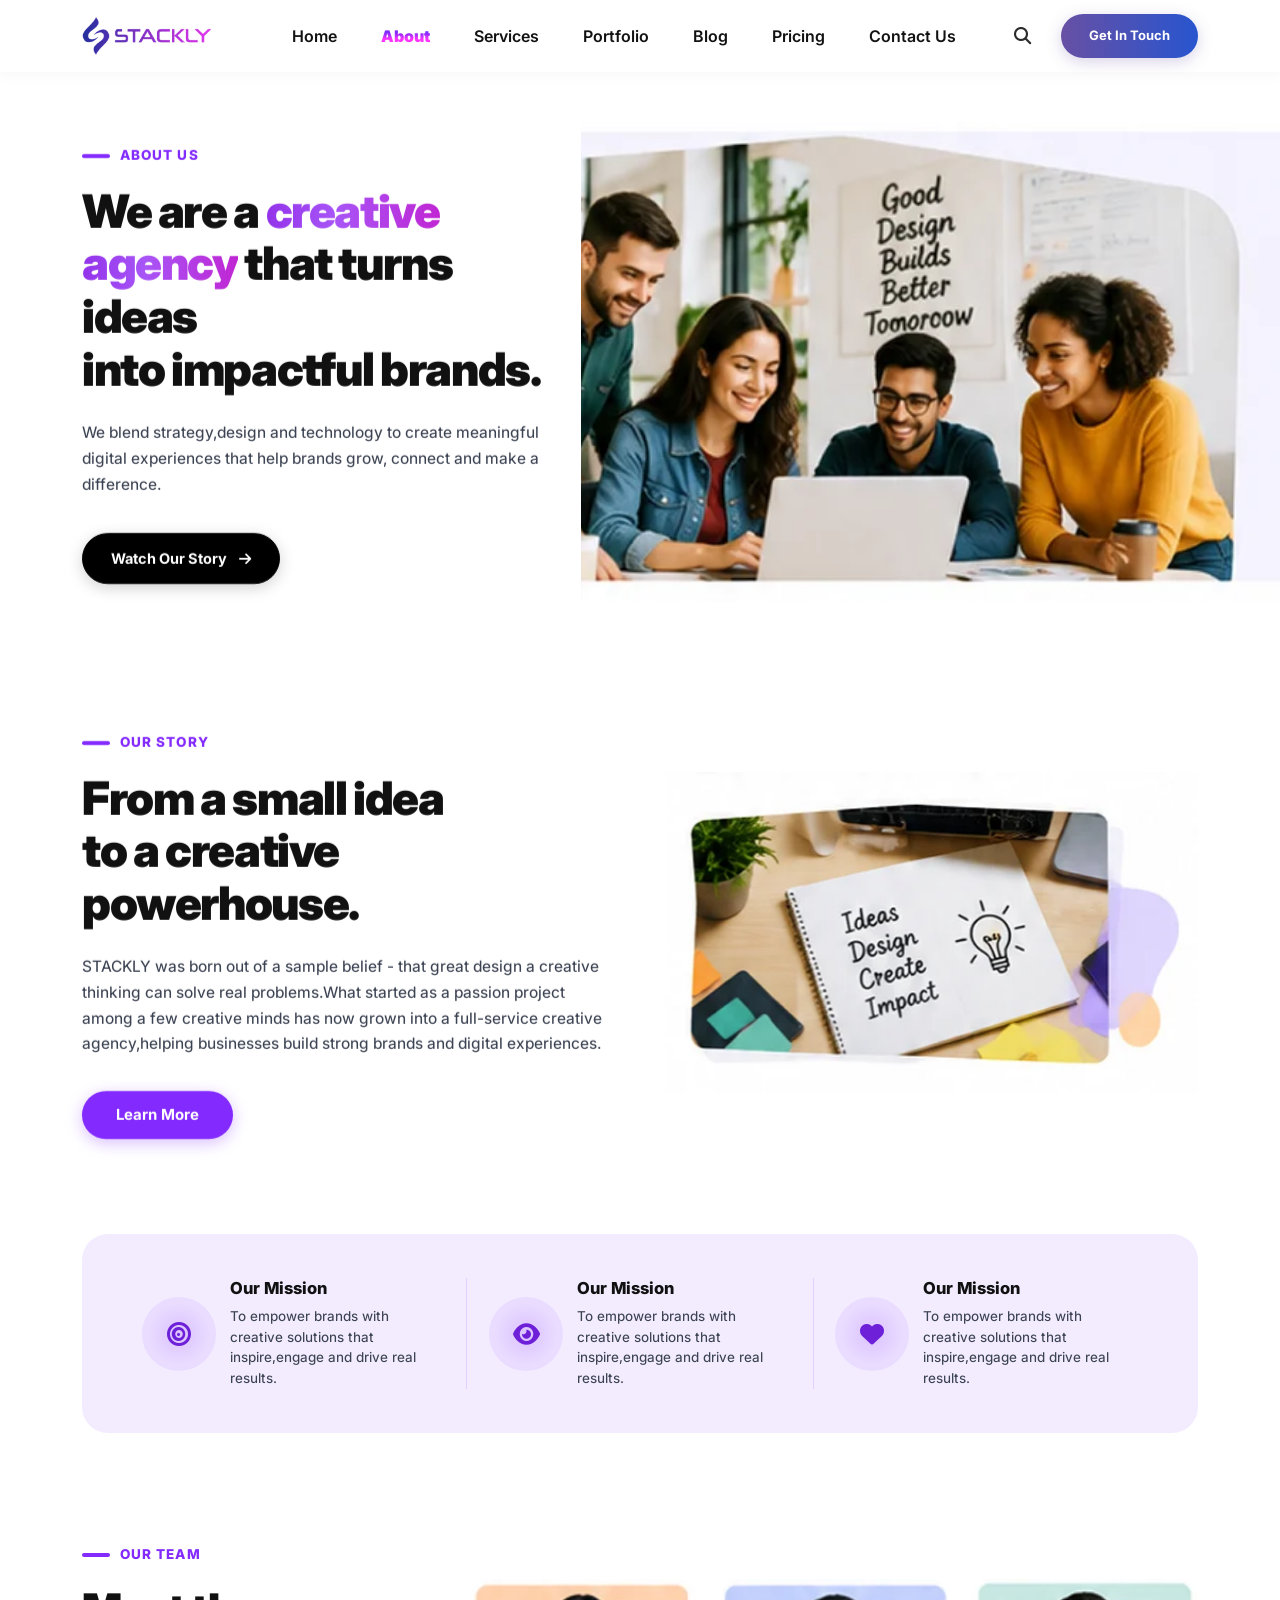
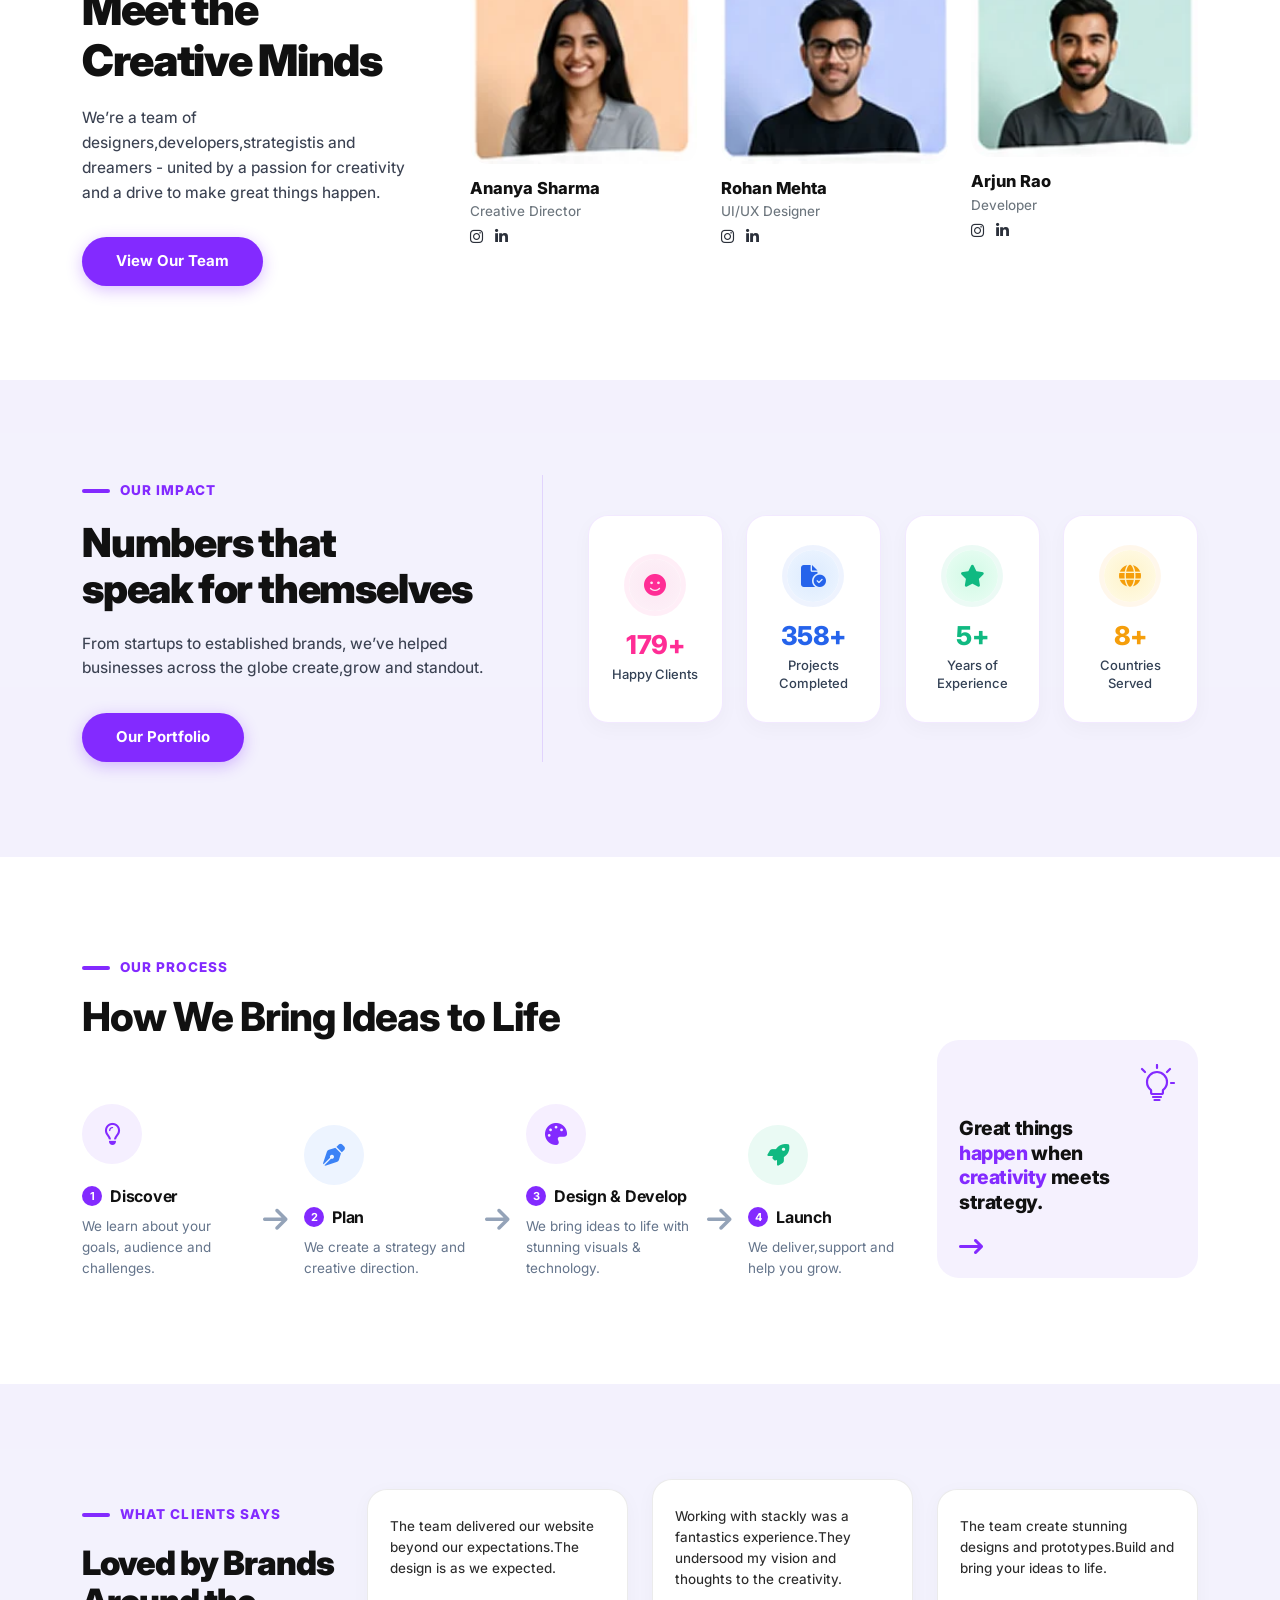
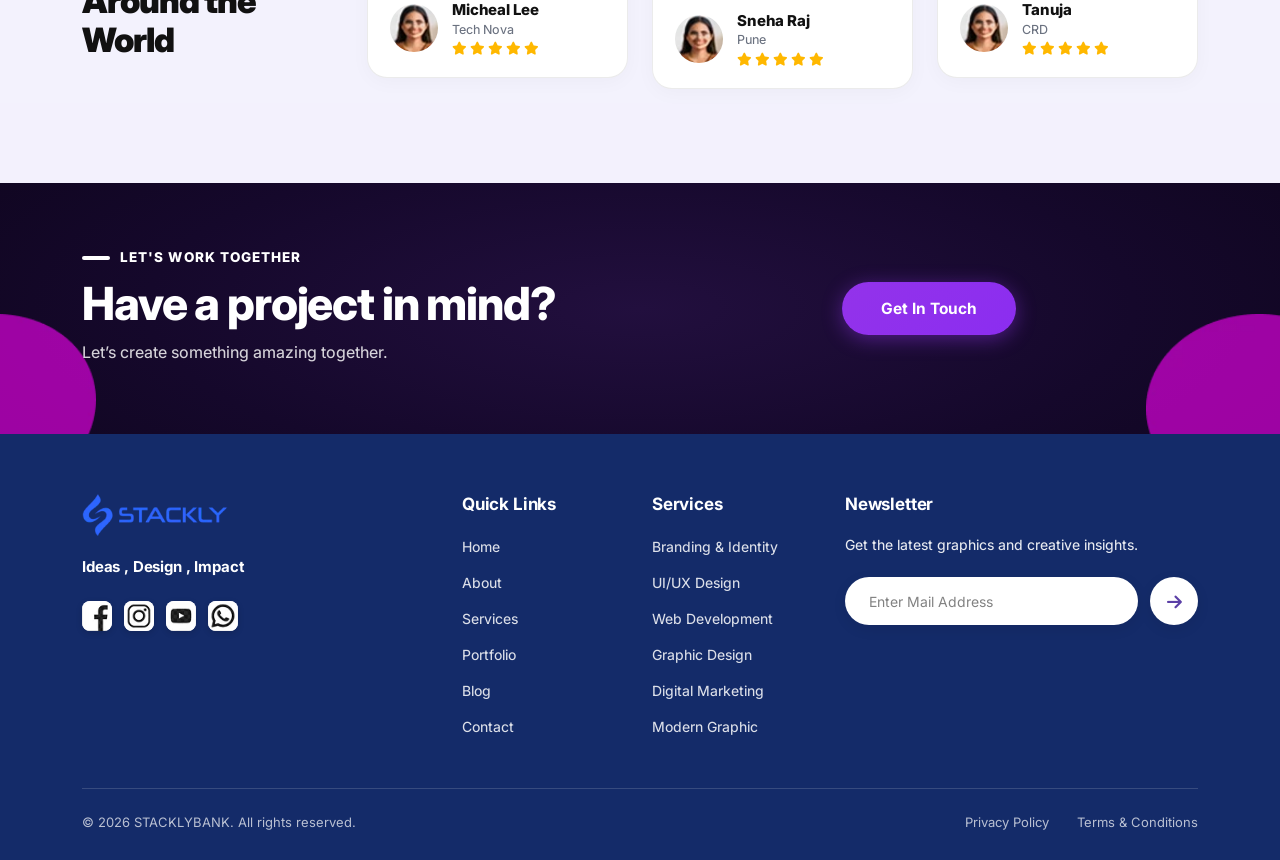
<file: pages/about.html>
<!doctype html>
<html lang="en">
  <head>
    <meta charset="UTF-8" />
    <meta name="viewport" content="width=device-width, initial-scale=1.0" />
    <title>About Us - Stackly Creative Agency</title>

    <!-- Google Fonts: Inter -->
    <link rel="preconnect" href="https://fonts.googleapis.com" />
    <link rel="preconnect" href="https://fonts.gstatic.com" crossorigin />
    <link
      href="https://fonts.googleapis.com/css2?family=Inter:wght@400;500;600;700;800;900&display=swap"
      rel="stylesheet"
    />

    <!-- Bootstrap 5 CSS -->
    <link
      href="https://cdn.jsdelivr.net/npm/bootstrap@5.3.3/dist/css/bootstrap.min.css"
      rel="stylesheet"
    />

    <!-- FontAwesome 6 Latest -->
    <link
      rel="stylesheet"
      href="https://cdnjs.cloudflare.com/ajax/libs/font-awesome/6.5.2/css/all.min.css"
    />

    <!-- Custom CSS -->
    <link rel="stylesheet" href="../assets/css/styles.css" />
    <link rel="stylesheet" href="../assets/css/about.css" />
  </head>
  <body data-page="about" data-in-pages="true">
    <!-- Common Header Placeholder -->
    <div id="header-placeholder"></div>

    <!-- Main Content -->
    <main class="main-content">
      <!-- About Banner Section -->
      <section class="about-banner-section">
        <div class="about-banner-container">
          <div class="row align-items-center g-4 g-lg-0">
            <!-- Left Column: Content -->
            <div
              class="col-12 col-lg-5 col-xl-5 about-banner-left-col reveal"
              data-reveal="fade-right"
            >
              <div class="about-banner-content">
                <!-- Badge / Subtitle with line indicator -->
                <div class="about-banner-badge">
                  <span class="about-badge-line"></span>
                  <span class="about-badge-text">ABOUT US</span>
                </div>

                <!-- Main Title -->
                <h1 class="about-banner-title">
                  We are a <span class="gradient-text-purple">creative</span
                  ><br />
                  <span class="gradient-text-purple">agency</span> that turns
                  ideas<br />
                  into impactful brands.
                </h1>

                <!-- Description -->
                <p class="about-banner-desc">
                  We blend strategy,design and technology to create meaningful
                  digital experiences that help brands grow, connect and make a
                  difference.
                </p>

                <!-- CTA Button -->
                <div class="about-banner-cta">
                  <a href="#" class="btn btn-about-story">
                    <span>Watch Our Story</span>
                    <span class="btn-arrow-icon">
                      <i class="fa-solid fa-arrow-right"></i>
                    </span>
                  </a>
                </div>
              </div>
            </div>

            <!-- Right Column: Image with full right bleed & larger display -->
            <div
              class="col-12 col-lg-7 col-xl-7 about-banner-right-col reveal"
              data-reveal="fade-left"
            >
              <div class="about-banner-media-wrapper">
                <!-- Main Image Card Container -->
                <div class="about-banner-img-card">
                  <img
                    src="../assets/images/about/about-banner-image.webp"
                    alt="Creative Agency Team - About Us"
                    class="about-banner-img"
                  />
                </div>
              </div>
            </div>
          </div>
        </div>
      </section>

      <!-- Our Story Section -->
      <section class="about-story-section">
        <div class="container">
          <div class="row align-items-center g-4 g-lg-5">
            <!-- Left Column: Content -->
            <div class="col-12 col-lg-6 reveal" data-reveal="fade-right">
              <div class="about-story-content">
                <!-- Badge / Subtitle -->
                <div class="about-story-badge">
                  <span class="badge-line"></span>
                  <span class="badge-text">OUR STORY</span>
                </div>

                <!-- Main Heading -->
                <h2 class="about-story-title">
                  From a small idea<br />
                  to a creative powerhouse.
                </h2>

                <!-- Description -->
                <p class="about-story-desc">
                  STACKLY was born out of a sample belief - that great design a
                  creative thinking can solve real problems.What started as a
                  passion project among a few creative minds has now grown into
                  a full-service creative agency,helping businesses build strong
                  brands and digital experiences.
                </p>

                <!-- CTA Button -->
                <div class="about-story-cta">
                  <a href="#" class="btn btn-story-learn-more">
                    <span>Learn More</span>
                  </a>
                </div>
              </div>
            </div>

            <!-- Right Column: Image -->
            <div class="col-12 col-lg-6 reveal" data-reveal="fade-left">
              <div class="about-story-media-wrapper">
                <img
                  src="../assets/images/about/about-our-story-image.webp"
                  alt="From a small idea to a creative powerhouse - Our Story"
                  class="about-story-img"
                />
              </div>
            </div>
          </div>
        </div>
      </section>

      <!-- Mission / Features Section -->
      <section class="about-features-section">
        <div class="container">
          <div class="about-features-card reveal" data-reveal="fade-up">
            <div
              class="row g-4 g-md-0 align-items-center"
              data-reveal-stagger="120"
            >
              <!-- Feature Item 1: Target / Bullseye -->
              <div
                class="col-12 col-md-4 about-feature-col reveal"
                data-reveal="fade-up"
              >
                <div class="about-feature-item">
                  <div class="about-feature-icon-wrapper">
                    <i class="fa-solid fa-bullseye about-feature-icon"></i>
                  </div>
                  <div class="about-feature-content">
                    <h3 class="about-feature-title">Our Mission</h3>
                    <p class="about-feature-desc">
                      To empower brands with creative solutions that
                      inspire,engage and drive real results.
                    </p>
                  </div>
                </div>
              </div>

              <!-- Feature Item 2: Eye / Vision -->
              <div
                class="col-12 col-md-4 about-feature-col reveal"
                data-reveal="fade-up"
                data-reveal-delay="100"
              >
                <div class="about-feature-item">
                  <div class="about-feature-icon-wrapper">
                    <i class="fa-solid fa-eye about-feature-icon"></i>
                  </div>
                  <div class="about-feature-content">
                    <h3 class="about-feature-title">Our Mission</h3>
                    <p class="about-feature-desc">
                      To empower brands with creative solutions that
                      inspire,engage and drive real results.
                    </p>
                  </div>
                </div>
              </div>

              <!-- Feature Item 3: Heart / Values -->
              <div
                class="col-12 col-md-4 about-feature-col reveal"
                data-reveal="fade-up"
                data-reveal-delay="200"
              >
                <div class="about-feature-item">
                  <div class="about-feature-icon-wrapper">
                    <i class="fa-solid fa-heart about-feature-icon"></i>
                  </div>
                  <div class="about-feature-content">
                    <h3 class="about-feature-title">Our Mission</h3>
                    <p class="about-feature-desc">
                      To empower brands with creative solutions that
                      inspire,engage and drive real results.
                    </p>
                  </div>
                </div>
              </div>
            </div>
          </div>
        </div>
      </section>

      <!-- Our Team Section -->
      <section class="about-team-section">
        <div class="container">
          <div class="row align-items-center g-4 g-xl-5">
            <!-- Left Column: Content -->
            <div class="col-12 col-lg-4 reveal" data-reveal="fade-right">
              <div class="about-team-content">
                <!-- Badge / Subtitle -->
                <div class="about-team-badge">
                  <span class="badge-line"></span>
                  <span class="badge-text">OUR TEAM</span>
                </div>

                <!-- Main Heading -->
                <h2 class="about-team-title">Meet the Creative Minds</h2>

                <!-- Description -->
                <p class="about-team-desc">
                  We’re a team of designers,developers,strategistis and dreamers
                  - united by a passion for creativity and a drive to make great
                  things happen.
                </p>

                <!-- CTA Button -->
                <div class="about-team-cta">
                  <a href="#" class="btn btn-about-team">
                    <span>View Our Team</span>
                  </a>
                </div>
              </div>
            </div>

            <!-- Right Column: Team Members Cards Grid -->
            <div class="col-12 col-lg-8">
              <div
                class="row g-3 g-sm-4 justify-content-center"
                data-reveal-stagger="120"
              >
                <!-- Member 1: Ananya Sharma -->
                <div class="col-12 col-sm-4 reveal" data-reveal="fade-up">
                  <div class="about-team-card">
                    <div class="about-team-img-wrapper">
                      <img
                        src="../assets/images/about/about-our-team-person-1.webp"
                        alt="Ananya Sharma - Creative Director"
                        class="about-team-img"
                      />
                    </div>
                    <div class="about-team-info">
                      <h4 class="about-team-name">Ananya Sharma</h4>
                      <p class="about-team-role">Creative Director</p>
                      <div class="about-team-socials">
                        <a
                          href="#"
                          class="about-team-social-link"
                          aria-label="Instagram"
                        >
                          <i class="fa-brands fa-instagram"></i>
                        </a>
                        <a
                          href="#"
                          class="about-team-social-link"
                          aria-label="LinkedIn"
                        >
                          <i class="fa-brands fa-linkedin-in"></i>
                        </a>
                      </div>
                    </div>
                  </div>
                </div>

                <!-- Member 2: Rohan Mehta -->
                <div
                  class="col-12 col-sm-4 reveal"
                  data-reveal="fade-up"
                  data-reveal-delay="100"
                >
                  <div class="about-team-card">
                    <div class="about-team-img-wrapper">
                      <img
                        src="../assets/images/about/about-our-team-person-2.webp"
                        alt="Rohan Mehta - UI/UX Designer"
                        class="about-team-img"
                      />
                    </div>
                    <div class="about-team-info">
                      <h4 class="about-team-name">Rohan Mehta</h4>
                      <p class="about-team-role">UI/UX Designer</p>
                      <div class="about-team-socials">
                        <a
                          href="#"
                          class="about-team-social-link"
                          aria-label="Instagram"
                        >
                          <i class="fa-brands fa-instagram"></i>
                        </a>
                        <a
                          href="#"
                          class="about-team-social-link"
                          aria-label="LinkedIn"
                        >
                          <i class="fa-brands fa-linkedin-in"></i>
                        </a>
                      </div>
                    </div>
                  </div>
                </div>

                <!-- Member 3: Arjun Rao -->
                <div
                  class="col-12 col-sm-4 reveal"
                  data-reveal="fade-up"
                  data-reveal-delay="200"
                >
                  <div class="about-team-card">
                    <div class="about-team-img-wrapper">
                      <img
                        src="../assets/images/about/about-our-team-person-3.webp"
                        alt="Arjun Rao - Developer"
                        class="about-team-img"
                      />
                    </div>
                    <div class="about-team-info">
                      <h4 class="about-team-name">Arjun Rao</h4>
                      <p class="about-team-role">Developer</p>
                      <div class="about-team-socials">
                        <a
                          href="#"
                          class="about-team-social-link"
                          aria-label="Instagram"
                        >
                          <i class="fa-brands fa-instagram"></i>
                        </a>
                        <a
                          href="#"
                          class="about-team-social-link"
                          aria-label="LinkedIn"
                        >
                          <i class="fa-brands fa-linkedin-in"></i>
                        </a>
                      </div>
                    </div>
                  </div>
                </div>
              </div>
            </div>
          </div>
        </div>
      </section>

      <!-- Our Impact Section -->
      <section class="about-impact-section">
        <div class="container">
          <div class="row align-items-center g-4 g-lg-5">
            <!-- Left Column: Content -->
            <div
              class="col-12 col-lg-5 about-impact-left-col reveal"
              data-reveal="fade-right"
            >
              <div class="about-impact-content">
                <!-- Badge / Subtitle -->
                <div class="about-impact-badge">
                  <span class="badge-line"></span>
                  <span class="badge-text">OUR IMPACT</span>
                </div>

                <!-- Main Heading -->
                <h2 class="about-impact-title">
                  Numbers that<br />
                  speak for themselves
                </h2>

                <!-- Description -->
                <p class="about-impact-desc">
                  From startups to established brands, we’ve helped businesses
                  across the globe create,grow and standout.
                </p>

                <!-- CTA Button -->
                <div class="about-impact-cta">
                  <a href="#" class="btn btn-about-impact">
                    <span>Our Portfolio</span>
                  </a>
                </div>
              </div>
            </div>

            <!-- Right Column: 4 Impact Cards Grid -->
            <div class="col-12 col-lg-7 about-impact-right-col">
              <div
                class="row g-3 g-sm-3 g-xl-4 justify-content-center"
                data-reveal-stagger="100"
              >
                <!-- Stat Card 1: Happy Clients -->
                <div
                  class="col-6 col-md-3 col-lg-3 reveal"
                  data-reveal="fade-up"
                >
                  <div class="about-impact-card">
                    <div class="impact-card-icon-wrapper impact-icon-pink">
                      <i class="fa-solid fa-face-smile impact-card-icon"></i>
                    </div>
                    <div class="impact-card-number text-pink">
                      <span
                        class="stat-number"
                        data-target="250"
                        data-suffix="+"
                        >250+</span
                      >
                    </div>
                    <p class="impact-card-label">Happy Clients</p>
                  </div>
                </div>

                <!-- Stat Card 2: Projects Completed -->
                <div
                  class="col-6 col-md-3 col-lg-3 reveal"
                  data-reveal="fade-up"
                  data-reveal-delay="100"
                >
                  <div class="about-impact-card">
                    <div class="impact-card-icon-wrapper impact-icon-blue">
                      <i
                        class="fa-solid fa-file-circle-check impact-card-icon"
                      ></i>
                    </div>
                    <div class="impact-card-number text-blue">
                      <span
                        class="stat-number"
                        data-target="500"
                        data-suffix="+"
                        >500+</span
                      >
                    </div>
                    <p class="impact-card-label">Projects Completed</p>
                  </div>
                </div>

                <!-- Stat Card 3: Years of Experience -->
                <div
                  class="col-6 col-md-3 col-lg-3 reveal"
                  data-reveal="fade-up"
                  data-reveal-delay="200"
                >
                  <div class="about-impact-card">
                    <div class="impact-card-icon-wrapper impact-icon-green">
                      <i class="fa-solid fa-star impact-card-icon"></i>
                    </div>
                    <div class="impact-card-number text-green">
                      <span class="stat-number" data-target="8" data-suffix="+"
                        >8+</span
                      >
                    </div>
                    <p class="impact-card-label">Years of Experience</p>
                  </div>
                </div>

                <!-- Stat Card 4: Countries Served -->
                <div
                  class="col-6 col-md-3 col-lg-3 reveal"
                  data-reveal="fade-up"
                  data-reveal-delay="300"
                >
                  <div class="about-impact-card">
                    <div class="impact-card-icon-wrapper impact-icon-orange">
                      <i class="fa-solid fa-globe impact-card-icon"></i>
                    </div>
                    <div class="impact-card-number text-orange">
                      <span class="stat-number" data-target="12" data-suffix="+"
                        >12+</span
                      >
                    </div>
                    <p class="impact-card-label">Countries Served</p>
                  </div>
                </div>
              </div>
            </div>
          </div>
        </div>
      </section>

      <!-- Our Process / How We Bring Ideas to Life Section -->
      <section class="about-process-section">
        <div class="container">
          <!-- Section Header (Left aligned as in design) -->
          <div class="about-process-header reveal" data-reveal="fade-up">
            <div class="about-process-badge">
              <span class="badge-line"></span>
              <span class="badge-text">OUR PROCESS</span>
            </div>
            <h2 class="about-process-title">How We Bring Ideas to Life</h2>
          </div>

          <!-- Process Content Row: Steps Flow + Highlight Card -->
          <div class="about-process-layout">
            <div class="row g-4 align-items-stretch">
              <!-- Left / Main: 4 Process Steps with Connectors -->
              <div class="col-12 col-xl-9 col-lg-8">
                <div class="process-steps-track" data-reveal-stagger="100">
                  <!-- Step 1: Discover -->
                  <div class="process-step-item reveal" data-reveal="fade-up">
                    <div class="process-step-icon-wrap icon-purple">
                      <i class="fa-regular fa-lightbulb"></i>
                    </div>
                    <div class="process-step-title-wrap">
                      <span class="process-step-badge">1</span>
                      <h3 class="process-step-title">Discover</h3>
                    </div>
                    <p class="process-step-desc">
                      We learn about your goals, audience and challenges.
                    </p>
                  </div>

                  <!-- Arrow Separator 1 -->
                  <div class="process-step-divider">
                    <i class="fa-solid fa-arrow-right"></i>
                  </div>

                  <!-- Step 2: Plan -->
                  <div class="process-step-item reveal" data-reveal="fade-up">
                    <div class="process-step-icon-wrap icon-blue">
                      <i class="fa-solid fa-pen-nib"></i>
                    </div>
                    <div class="process-step-title-wrap">
                      <span class="process-step-badge">2</span>
                      <h3 class="process-step-title">Plan</h3>
                    </div>
                    <p class="process-step-desc">
                      We create a strategy and creative direction.
                    </p>
                  </div>

                  <!-- Arrow Separator 2 -->
                  <div class="process-step-divider">
                    <i class="fa-solid fa-arrow-right"></i>
                  </div>

                  <!-- Step 3: Design & Develop -->
                  <div class="process-step-item reveal" data-reveal="fade-up">
                    <div class="process-step-icon-wrap icon-purple-alt">
                      <i class="fa-solid fa-palette"></i>
                    </div>
                    <div class="process-step-title-wrap">
                      <span class="process-step-badge">3</span>
                      <h3 class="process-step-title">Design &amp; Develop</h3>
                    </div>
                    <p class="process-step-desc">
                      We bring ideas to life with stunning visuals &amp;
                      technology.
                    </p>
                  </div>

                  <!-- Arrow Separator 3 -->
                  <div class="process-step-divider">
                    <i class="fa-solid fa-arrow-right"></i>
                  </div>

                  <!-- Step 4: Launch -->
                  <div class="process-step-item reveal" data-reveal="fade-up">
                    <div class="process-step-icon-wrap icon-green">
                      <i class="fa-solid fa-rocket"></i>
                    </div>
                    <div class="process-step-title-wrap">
                      <span class="process-step-badge">4</span>
                      <h3 class="process-step-title">Launch</h3>
                    </div>
                    <p class="process-step-desc">
                      We deliver,support and help you grow.
                    </p>
                  </div>
                </div>
              </div>

              <!-- Right: Highlight Quote Card -->
              <div
                class="col-12 col-xl-3 col-lg-4 reveal"
                data-reveal="fade-left"
              >
                <div class="process-quote-card">
                  <!-- Decorative radiant bulb top right -->
                  <div class="quote-card-header text-end">
                    <svg
                      class="quote-bulb-svg"
                      width="38"
                      height="38"
                      viewBox="0 0 38 38"
                      fill="none"
                      xmlns="http://www.w3.org/2000/svg"
                      aria-hidden="true"
                    >
                      <path
                        d="M7 8L4 5M19 4V1M29 8L32 5M33 19H36"
                        stroke="#832aff"
                        stroke-width="2.2"
                        stroke-linecap="round"
                      />
                      <path
                        d="M19 8C13.477 8 9 12.477 9 18C9 21.313 10.61 24.25 13.09 26.068V28.5C13.09 29.328 13.762 30 14.59 30H23.41C24.238 30 24.91 29.328 24.91 28.5V26.068C27.39 24.25 29 21.313 29 18C29 12.477 24.523 8 19 8Z"
                        stroke="#832aff"
                        stroke-width="2.2"
                        stroke-linecap="round"
                        stroke-linejoin="round"
                      />
                      <path
                        d="M15 33H23M16.5 36H21.5"
                        stroke="#832aff"
                        stroke-width="2.2"
                        stroke-linecap="round"
                      />
                    </svg>
                  </div>
                  <!-- Main Quote -->
                  <div class="quote-card-body">
                    <h3 class="quote-card-heading">
                      Great things<br />
                      <span class="purple-highlight">happen</span> when<br />
                      <span class="purple-highlight">creativity</span>
                      meets<br />
                      strategy.
                    </h3>
                  </div>
                  <!-- Arrow at bottom left -->
                  <div class="quote-card-footer">
                    <i
                      class="fa-solid fa-arrow-right-long quote-arrow-icon"
                    ></i>
                  </div>
                </div>
              </div>
            </div>
          </div>
        </div>
      </section>

      <!-- Testimonials Section -->
      <section class="about-testimonials-section">
        <div class="container">
          <div class="row g-4 align-items-center">
            <!-- Left Info Column -->
            <div class="col-12 col-lg-3 reveal" data-reveal="fade-right">
              <div class="about-testimonials-content">
                <div class="about-testimonials-badge">
                  <span class="badge-line"></span>
                  <span class="badge-text">WHAT CLIENTS SAYS</span>
                </div>
                <h2 class="about-testimonials-title">
                  Loved by Brands<br />
                  Around the World
                </h2>
              </div>
            </div>

            <!-- Card 1: Micheal Lee -->
            <div
              class="col-12 col-sm-6 col-md-4 col-lg-3 reveal"
              data-reveal="fade-up"
              data-reveal-delay="100"
            >
              <div class="about-testimonial-card">
                <p class="about-testimonial-text">
                  The team delivered our website beyond our expectations.The
                  design is as we expected.
                </p>
                <div class="about-testimonial-author">
                  <img
                    src="../assets/images/home/home-testimonial-img.webp"
                    alt="Micheal Lee"
                    class="about-testimonial-avatar"
                  />
                  <div class="about-testimonial-author-info">
                    <h3 class="about-testimonial-author-name">Micheal Lee</h3>
                    <span class="about-testimonial-author-role">Tech Nova</span>
                    <div class="about-testimonial-rating">
                      <i class="fa-solid fa-star"></i>
                      <i class="fa-solid fa-star"></i>
                      <i class="fa-solid fa-star"></i>
                      <i class="fa-solid fa-star"></i>
                      <i class="fa-solid fa-star"></i>
                    </div>
                  </div>
                </div>
              </div>
            </div>

            <!-- Card 2: Sneha Raj -->
            <div
              class="col-12 col-sm-6 col-md-4 col-lg-3 reveal"
              data-reveal="fade-up"
              data-reveal-delay="200"
            >
              <div class="about-testimonial-card">
                <p class="about-testimonial-text">
                  Working with stackly was a fantastics experience.They
                  undersood my vision and thoughts to the creativity.
                </p>
                <div class="about-testimonial-author">
                  <img
                    src="../assets/images/home/home-testimonial-img.webp"
                    alt="Sneha Raj"
                    class="about-testimonial-avatar"
                  />
                  <div class="about-testimonial-author-info">
                    <h3 class="about-testimonial-author-name">Sneha Raj</h3>
                    <span class="about-testimonial-author-role">Pune</span>
                    <div class="about-testimonial-rating">
                      <i class="fa-solid fa-star"></i>
                      <i class="fa-solid fa-star"></i>
                      <i class="fa-solid fa-star"></i>
                      <i class="fa-solid fa-star"></i>
                      <i class="fa-solid fa-star"></i>
                    </div>
                  </div>
                </div>
              </div>
            </div>

            <!-- Card 3: Tanuja -->
            <div
              class="col-12 col-sm-6 col-md-4 col-lg-3 reveal"
              data-reveal="fade-up"
              data-reveal-delay="300"
            >
              <div class="about-testimonial-card">
                <p class="about-testimonial-text">
                  The team create stunning designs and prototypes.Build and
                  bring your ideas to life.
                </p>
                <div class="about-testimonial-author">
                  <img
                    src="../assets/images/home/home-testimonial-img.webp"
                    alt="Tanuja"
                    class="about-testimonial-avatar"
                  />
                  <div class="about-testimonial-author-info">
                    <h3 class="about-testimonial-author-name">Tanuja</h3>
                    <span class="about-testimonial-author-role">CRD</span>
                    <div class="about-testimonial-rating">
                      <i class="fa-solid fa-star"></i>
                      <i class="fa-solid fa-star"></i>
                      <i class="fa-solid fa-star"></i>
                      <i class="fa-solid fa-star"></i>
                      <i class="fa-solid fa-star"></i>
                    </div>
                  </div>
                </div>
              </div>
            </div>
          </div>
        </div>
      </section>

      <!-- Let's Work Together / Project CTA Section -->
      <section class="about-cta-section">
        <img
          src="../assets/images/about/about-ellipse-1.webp"
          alt=""
          class="about-cta-ellipse about-cta-ellipse-left"
          aria-hidden="true"
        />
        <img
          src="../assets/images/about/about-ellipse-2.webp"
          alt=""
          class="about-cta-ellipse about-cta-ellipse-right"
          aria-hidden="true"
        />
        <div class="container">
          <div class="row align-items-center justify-content-between gy-4">
            <!-- Left Column: Text & Badge -->
            <div
              class="col-12 col-md-8 col-lg-7 reveal"
              data-reveal="fade-right"
            >
              <div class="about-cta-content">
                <!-- Badge / Subtitle -->
                <div class="about-cta-badge">
                  <span class="cta-badge-line"></span>
                  <span class="cta-badge-text">LET'S WORK TOGETHER</span>
                </div>

                <!-- Main Heading -->
                <h2 class="about-cta-title">Have a project in mind?</h2>

                <!-- Description -->
                <p class="about-cta-desc">
                  Let’s create something amazing together.
                </p>
              </div>
            </div>

            <!-- Right Column: CTA Button -->
            <div
              class="col-12 col-md-4 col-lg-4 text-start reveal"
              data-reveal="fade-left"
            >
              <a href="#" class="btn btn-about-cta"> Get In Touch </a>
            </div>
          </div>
        </div>
      </section>
    </main>

    <!-- Common Footer Placeholder -->
    <div id="footer-placeholder"></div>

    <!-- Bootstrap 5 JS Bundle -->
    <script src="https://cdn.jsdelivr.net/npm/bootstrap@5.3.3/dist/js/bootstrap.bundle.min.js"></script>

    <!-- Custom JS -->
    <script src="../assets/js/script.js"></script>
  </body>
</html>
</file>
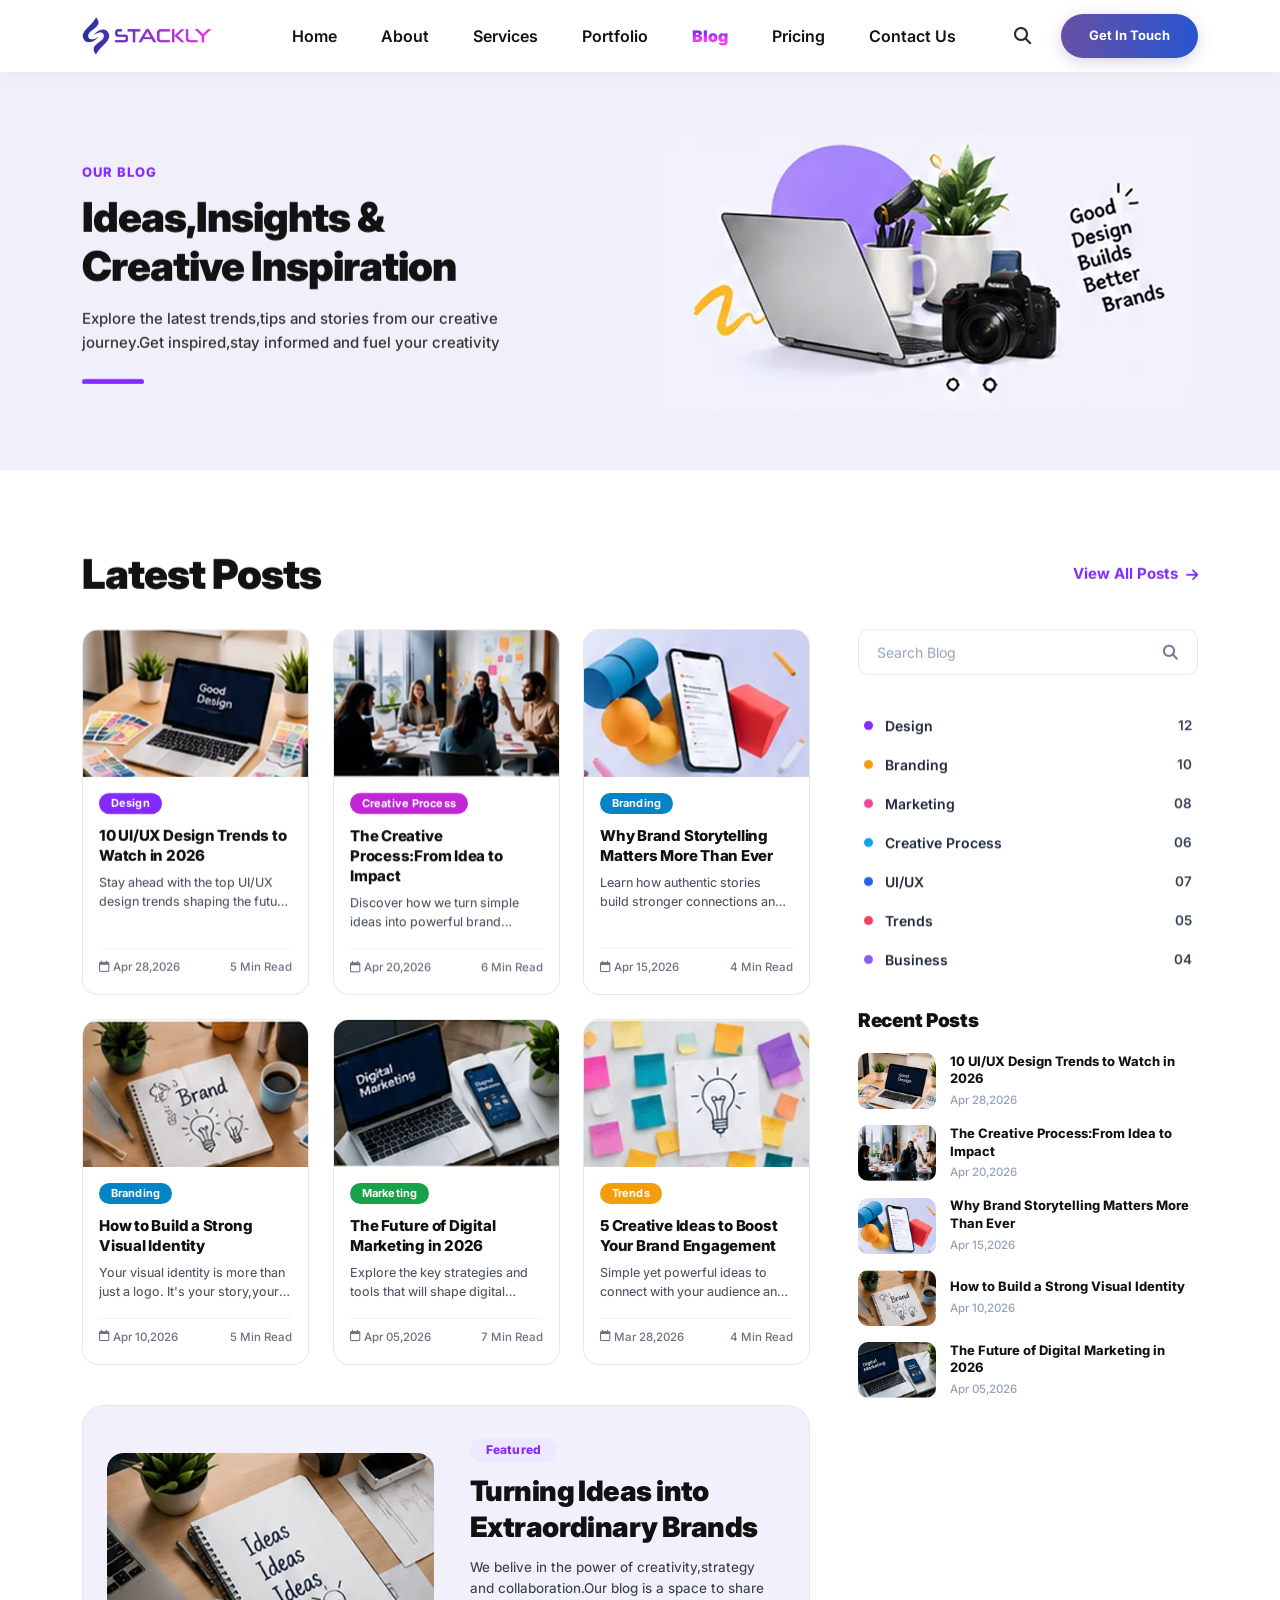
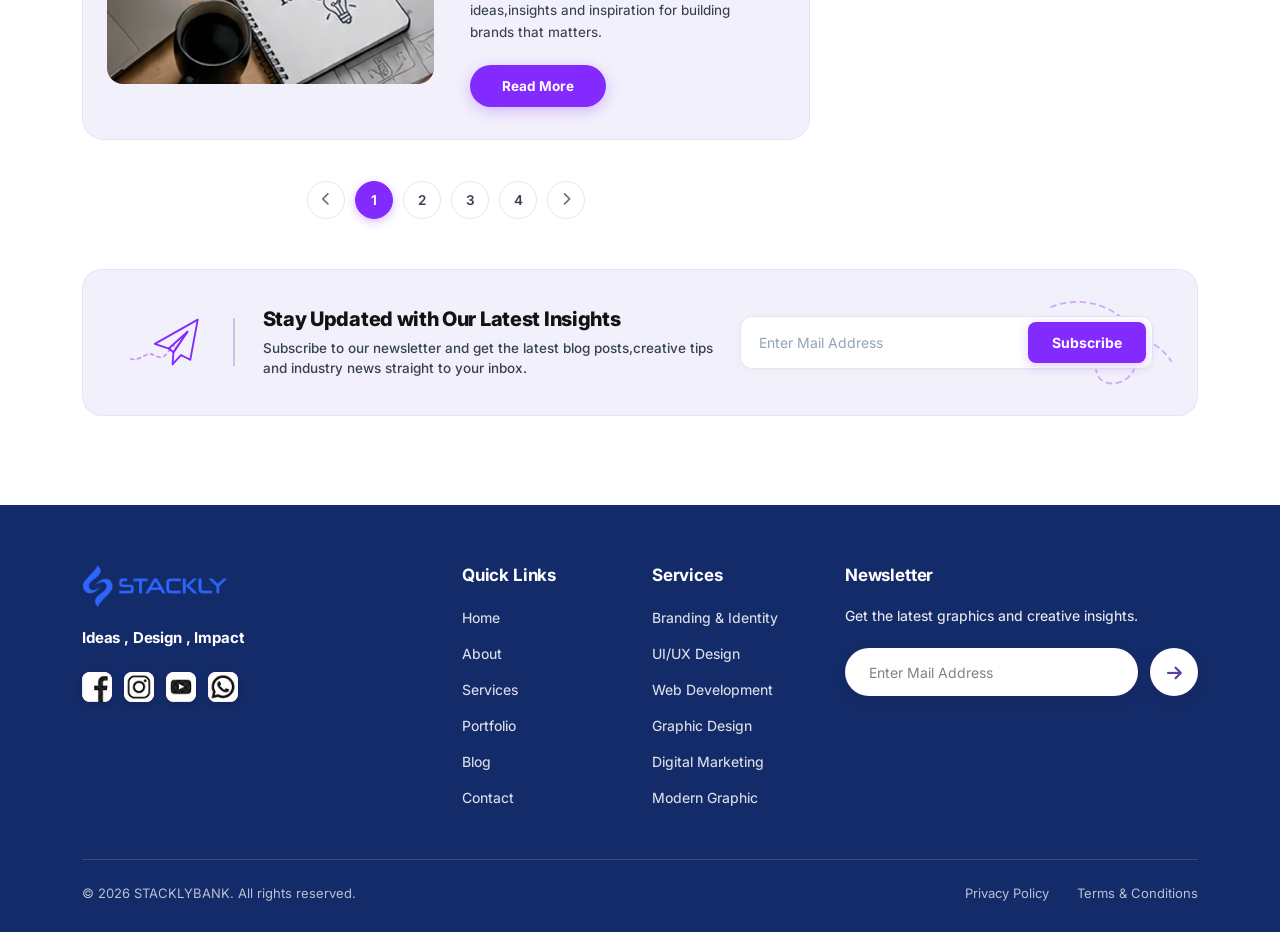
<file: pages/blog.html>
<!doctype html>
<html lang="en">
  <head>
    <meta charset="UTF-8" />
    <meta name="viewport" content="width=device-width, initial-scale=1.0" />
    <title>Blog - Stackly Creative Agency</title>

    <!-- Google Fonts: Inter -->
    <link rel="preconnect" href="https://fonts.googleapis.com" />
    <link rel="preconnect" href="https://fonts.gstatic.com" crossorigin />
    <link
      href="https://fonts.googleapis.com/css2?family=Inter:wght@400;500;600;700;800;900&display=swap"
      rel="stylesheet"
    />

    <!-- Bootstrap 5 CSS -->
    <link
      href="https://cdn.jsdelivr.net/npm/bootstrap@5.3.3/dist/css/bootstrap.min.css"
      rel="stylesheet"
    />

    <!-- FontAwesome 6 Latest -->
    <link
      rel="stylesheet"
      href="https://cdnjs.cloudflare.com/ajax/libs/font-awesome/6.5.2/css/all.min.css"
    />

    <!-- Custom CSS -->
    <link rel="stylesheet" href="../assets/css/styles.css" />
    <link rel="stylesheet" href="../assets/css/blog.css" />
  </head>
  <body data-page="blog" data-in-pages="true">
    <!-- Common Header Placeholder -->
    <div id="header-placeholder"></div>

    <!-- Main Content -->
    <main class="main-content">
      <!-- Blog Banner Section -->
      <section class="blog-banner-section">
        <div class="container">
          <div class="row align-items-center g-4 g-lg-5">
            <!-- Left Column: Content -->
            <div class="col-12 col-lg-6 blog-banner-left-col">
              <div class="blog-banner-content reveal" data-reveal="fade-right">
                <!-- Subtitle / Badge -->
                <span class="blog-banner-badge">OUR BLOG</span>

                <!-- Main Heading -->
                <h1 class="blog-banner-title">
                  Ideas,Insights &amp;<br class="d-none d-sm-inline" />
                  Creative Inspiration
                </h1>

                <!-- Description -->
                <p class="blog-banner-desc">
                  Explore the latest trends,tips and stories from our creative
                  journey.Get inspired,stay informed and fuel your creativity
                </p>

                <!-- Bottom Accent Bar -->
                <div class="blog-banner-bar"></div>
              </div>
            </div>

            <!-- Right Column: Visual Artwork -->
            <div class="col-12 col-lg-6 blog-banner-right-col">
              <div
                class="blog-banner-image-wrapper reveal"
                data-reveal="fade-left"
              >
                <img
                  src="../assets/images/blog/blog-banner-image.webp"
                  alt="Ideas, Insights and Creative Inspiration - Stackly Blog"
                  class="img-fluid blog-banner-img"
                />
              </div>
            </div>
          </div>
        </div>
      </section>

      <!-- Blog Posts & Sidebar Section -->
      <section class="blog-listing-section">
        <div class="container">
          <!-- Section Header -->
          <div
            class="blog-listing-header d-flex align-items-center justify-content-between reveal"
            data-reveal="fade-up"
          >
            <h2 class="blog-listing-title">Latest Posts</h2>
            <a href="#" class="blog-view-all-link">
              <span>View All Posts</span>
              <i class="fa-solid fa-arrow-right"></i>
            </a>
          </div>

          <div class="row g-4 g-xl-5">
            <!-- Left Main Column (Posts Grid, Featured Box, Pagination) -->
            <div class="col-12 col-lg-8">
              <!-- 6 Blog Posts Grid -->
              <div class="row g-3 g-md-4" data-reveal-stagger="100">
                <!-- Post Card 1 -->
                <div
                  class="col-12 col-sm-6 col-md-4 reveal"
                  data-reveal="fade-up"
                >
                  <article class="blog-card">
                    <div class="blog-card-img-wrap">
                      <img
                        src="../assets/images/blog/blog-image-1.webp"
                        alt="10 UI/UX Design Trends to Watch in 2026"
                        class="blog-card-img"
                      />
                    </div>
                    <div class="blog-card-body">
                      <span class="blog-tag tag-design">Design</span>
                      <h3 class="blog-card-title">
                        <a href="#">10 UI/UX Design Trends to Watch in 2026</a>
                      </h3>
                      <p class="blog-card-desc">
                        Stay ahead with the top UI/UX design trends shaping the
                        future of digital experiences.
                      </p>
                      <div class="blog-card-meta">
                        <span class="blog-meta-date">
                          <i class="fa-regular fa-calendar me-1"></i> Apr
                          28,2026
                        </span>
                        <span class="blog-meta-read">5 Min Read</span>
                      </div>
                    </div>
                  </article>
                </div>

                <!-- Post Card 2 -->
                <div
                  class="col-12 col-sm-6 col-md-4 reveal"
                  data-reveal="fade-up"
                >
                  <article class="blog-card">
                    <div class="blog-card-img-wrap">
                      <img
                        src="../assets/images/blog/blog-image-2.webp"
                        alt="The Creative Process:From Idea to Impact"
                        class="blog-card-img"
                      />
                    </div>
                    <div class="blog-card-body">
                      <span class="blog-tag tag-creative-process"
                        >Creative Process</span
                      >
                      <h3 class="blog-card-title">
                        <a href="#">The Creative Process:From Idea to Impact</a>
                      </h3>
                      <p class="blog-card-desc">
                        Discover how we turn simple ideas into powerful brand
                        experiences.
                      </p>
                      <div class="blog-card-meta">
                        <span class="blog-meta-date">
                          <i class="fa-regular fa-calendar me-1"></i> Apr
                          20,2026
                        </span>
                        <span class="blog-meta-read">6 Min Read</span>
                      </div>
                    </div>
                  </article>
                </div>

                <!-- Post Card 3 -->
                <div
                  class="col-12 col-sm-6 col-md-4 reveal"
                  data-reveal="fade-up"
                >
                  <article class="blog-card">
                    <div class="blog-card-img-wrap">
                      <img
                        src="../assets/images/blog/blog-image-3.webp"
                        alt="Why Brand Storytelling Matters More Than Ever"
                        class="blog-card-img"
                      />
                    </div>
                    <div class="blog-card-body">
                      <span class="blog-tag tag-branding">Branding</span>
                      <h3 class="blog-card-title">
                        <a href="#"
                          >Why Brand Storytelling Matters More Than Ever</a
                        >
                      </h3>
                      <p class="blog-card-desc">
                        Learn how authentic stories build stronger connections
                        and lasting brands.
                      </p>
                      <div class="blog-card-meta">
                        <span class="blog-meta-date">
                          <i class="fa-regular fa-calendar me-1"></i> Apr
                          15,2026
                        </span>
                        <span class="blog-meta-read">4 Min Read</span>
                      </div>
                    </div>
                  </article>
                </div>

                <!-- Post Card 4 -->
                <div
                  class="col-12 col-sm-6 col-md-4 reveal"
                  data-reveal="fade-up"
                >
                  <article class="blog-card">
                    <div class="blog-card-img-wrap">
                      <img
                        src="../assets/images/blog/blog-image-4.webp"
                        alt="How to Build a Strong Visual Identity"
                        class="blog-card-img"
                      />
                    </div>
                    <div class="blog-card-body">
                      <span class="blog-tag tag-branding">Branding</span>
                      <h3 class="blog-card-title">
                        <a href="#">How to Build a Strong Visual Identity</a>
                      </h3>
                      <p class="blog-card-desc">
                        Your visual identity is more than just a logo. It's your
                        story,your values and your voice.
                      </p>
                      <div class="blog-card-meta">
                        <span class="blog-meta-date">
                          <i class="fa-regular fa-calendar me-1"></i> Apr
                          10,2026
                        </span>
                        <span class="blog-meta-read">5 Min Read</span>
                      </div>
                    </div>
                  </article>
                </div>

                <!-- Post Card 5 -->
                <div
                  class="col-12 col-sm-6 col-md-4 reveal"
                  data-reveal="fade-up"
                >
                  <article class="blog-card">
                    <div class="blog-card-img-wrap">
                      <img
                        src="../assets/images/blog/blog-image-5.webp"
                        alt="The Future of Digital Marketing in 2026"
                        class="blog-card-img"
                      />
                    </div>
                    <div class="blog-card-body">
                      <span class="blog-tag tag-marketing">Marketing</span>
                      <h3 class="blog-card-title">
                        <a href="#">The Future of Digital Marketing in 2026</a>
                      </h3>
                      <p class="blog-card-desc">
                        Explore the key strategies and tools that will shape
                        digital marketing in the coming year.
                      </p>
                      <div class="blog-card-meta">
                        <span class="blog-meta-date">
                          <i class="fa-regular fa-calendar me-1"></i> Apr
                          05,2026
                        </span>
                        <span class="blog-meta-read">7 Min Read</span>
                      </div>
                    </div>
                  </article>
                </div>

                <!-- Post Card 6 -->
                <div
                  class="col-12 col-sm-6 col-md-4 reveal"
                  data-reveal="fade-up"
                >
                  <article class="blog-card">
                    <div class="blog-card-img-wrap">
                      <img
                        src="../assets/images/blog/blog-image-6.webp"
                        alt="5 Creative Ideas to Boost Your Brand Engagement"
                        class="blog-card-img"
                      />
                    </div>
                    <div class="blog-card-body">
                      <span class="blog-tag tag-trends">Trends</span>
                      <h3 class="blog-card-title">
                        <a href="#"
                          >5 Creative Ideas to Boost Your Brand Engagement</a
                        >
                      </h3>
                      <p class="blog-card-desc">
                        Simple yet powerful ideas to connect with your audience
                        and build loyalty.
                      </p>
                      <div class="blog-card-meta">
                        <span class="blog-meta-date">
                          <i class="fa-regular fa-calendar me-1"></i> Mar
                          28,2026
                        </span>
                        <span class="blog-meta-read">4 Min Read</span>
                      </div>
                    </div>
                  </article>
                </div>
              </div>

              <!-- Featured Box Banner -->
              <div class="blog-featured-card reveal" data-reveal="fade-up">
                <div class="row align-items-center g-4">
                  <!-- Left Image -->
                  <div class="col-12 col-md-6">
                    <div class="blog-featured-img-wrap">
                      <img
                        src="../assets/images/blog/blog-featured-section-img.webp"
                        alt="Turning Ideas into Extraordinary Brands"
                        class="blog-featured-img"
                      />
                    </div>
                  </div>
                  <!-- Right Content -->
                  <div class="col-12 col-md-6">
                    <div class="blog-featured-content">
                      <span class="blog-tag tag-featured">Featured</span>
                      <h3 class="blog-featured-title">
                        Turning Ideas into Extraordinary Brands
                      </h3>
                      <p class="blog-featured-desc">
                        We belive in the power of creativity,strategy and
                        collaboration.Our blog is a space to share
                        ideas,insights and inspiration for building brands that
                        matters.
                      </p>
                      <a href="#" class="btn btn-blog-featured">Read More</a>
                    </div>
                  </div>
                </div>
              </div>

              <!-- Pagination Navigation -->
              <div class="blog-pagination-wrapper reveal" data-reveal="fade-up">
                <nav aria-label="Blog pagination">
                  <ul class="blog-pagination-list">
                    <li>
                      <a
                        href="#"
                        class="pagination-arrow"
                        aria-label="Previous Page"
                      >
                        <i class="fa-solid fa-chevron-left"></i>
                      </a>
                    </li>
                    <li>
                      <a href="#" class="pagination-number active">1</a>
                    </li>
                    <li>
                      <a href="#" class="pagination-number">2</a>
                    </li>
                    <li>
                      <a href="#" class="pagination-number">3</a>
                    </li>
                    <li>
                      <a href="#" class="pagination-number">4</a>
                    </li>
                    <li>
                      <a
                        href="#"
                        class="pagination-arrow"
                        aria-label="Next Page"
                      >
                        <i class="fa-solid fa-chevron-right"></i>
                      </a>
                    </li>
                  </ul>
                </nav>
              </div>
            </div>

            <!-- Right Column: Sidebar -->
            <div class="col-12 col-lg-4">
              <aside class="blog-sidebar">
                <!-- Search Box Widget -->
                <div
                  class="blog-sidebar-widget blog-search-widget reveal"
                  data-reveal="fade-left"
                >
                  <form
                    class="blog-search-form"
                    onsubmit="event.preventDefault()"
                  >
                    <div class="blog-search-box">
                      <input
                        type="text"
                        id="blogSearchInput"
                        name="search"
                        class="blog-search-input"
                        placeholder="Search Blog"
                        aria-label="Search Blog"
                        autocomplete="off"
                      />
                      <button
                        type="submit"
                        class="blog-search-btn"
                        aria-label="Search"
                      >
                        <i class="fa-solid fa-magnifying-glass"></i>
                      </button>
                    </div>
                  </form>
                </div>

                <!-- Categories Widget -->
                <div
                  class="blog-sidebar-widget blog-categories-widget reveal"
                  data-reveal="fade-left"
                  data-reveal-delay="100"
                >
                  <ul class="blog-categories-list">
                    <li class="blog-category-item">
                      <a href="#" class="blog-category-link">
                        <span class="blog-category-label">
                          <span
                            class="category-bullet"
                            style="background-color: #832aff"
                          ></span>
                          Design
                        </span>
                        <span class="blog-category-count">12</span>
                      </a>
                    </li>
                    <li class="blog-category-item">
                      <a href="#" class="blog-category-link">
                        <span class="blog-category-label">
                          <span
                            class="category-bullet"
                            style="background-color: #f59e0b"
                          ></span>
                          Branding
                        </span>
                        <span class="blog-category-count">10</span>
                      </a>
                    </li>
                    <li class="blog-category-item">
                      <a href="#" class="blog-category-link">
                        <span class="blog-category-label">
                          <span
                            class="category-bullet"
                            style="background-color: #ec4899"
                          ></span>
                          Marketing
                        </span>
                        <span class="blog-category-count">08</span>
                      </a>
                    </li>
                    <li class="blog-category-item">
                      <a href="#" class="blog-category-link">
                        <span class="blog-category-label">
                          <span
                            class="category-bullet"
                            style="background-color: #0ea5e9"
                          ></span>
                          Creative Process
                        </span>
                        <span class="blog-category-count">06</span>
                      </a>
                    </li>
                    <li class="blog-category-item">
                      <a href="#" class="blog-category-link">
                        <span class="blog-category-label">
                          <span
                            class="category-bullet"
                            style="background-color: #2563eb"
                          ></span>
                          UI/UX
                        </span>
                        <span class="blog-category-count">07</span>
                      </a>
                    </li>
                    <li class="blog-category-item">
                      <a href="#" class="blog-category-link">
                        <span class="blog-category-label">
                          <span
                            class="category-bullet"
                            style="background-color: #f43f5e"
                          ></span>
                          Trends
                        </span>
                        <span class="blog-category-count">05</span>
                      </a>
                    </li>
                    <li class="blog-category-item">
                      <a href="#" class="blog-category-link">
                        <span class="blog-category-label">
                          <span
                            class="category-bullet"
                            style="background-color: #8b5cf6"
                          ></span>
                          Business
                        </span>
                        <span class="blog-category-count">04</span>
                      </a>
                    </li>
                  </ul>
                </div>

                <!-- Recent Posts Widget -->
                <div
                  class="blog-sidebar-widget blog-recent-posts-widget reveal"
                  data-reveal="fade-left"
                  data-reveal-delay="200"
                >
                  <h3 class="blog-sidebar-title">Recent Posts</h3>
                  <div class="recent-posts-list">
                    <!-- Post 1 -->
                    <a href="#" class="recent-post-card">
                      <div class="recent-post-thumb-wrap">
                        <img
                          src="../assets/images/blog/blog-image-1.webp"
                          alt="10 UI/UX Design Trends to Watch in 2026"
                          class="recent-post-thumb"
                        />
                      </div>
                      <div class="recent-post-info">
                        <h4 class="recent-post-title">
                          10 UI/UX Design Trends to Watch in 2026
                        </h4>
                        <span class="recent-post-date">Apr 28,2026</span>
                      </div>
                    </a>

                    <!-- Post 2 -->
                    <a href="#" class="recent-post-card">
                      <div class="recent-post-thumb-wrap">
                        <img
                          src="../assets/images/blog/blog-image-2.webp"
                          alt="The Creative Process:From Idea to Impact"
                          class="recent-post-thumb"
                        />
                      </div>
                      <div class="recent-post-info">
                        <h4 class="recent-post-title">
                          The Creative Process:From Idea to Impact
                        </h4>
                        <span class="recent-post-date">Apr 20,2026</span>
                      </div>
                    </a>

                    <!-- Post 3 -->
                    <a href="#" class="recent-post-card">
                      <div class="recent-post-thumb-wrap">
                        <img
                          src="../assets/images/blog/blog-image-3.webp"
                          alt="Why Brand Storytelling Matters More Than Ever"
                          class="recent-post-thumb"
                        />
                      </div>
                      <div class="recent-post-info">
                        <h4 class="recent-post-title">
                          Why Brand Storytelling Matters More Than Ever
                        </h4>
                        <span class="recent-post-date">Apr 15,2026</span>
                      </div>
                    </a>

                    <!-- Post 4 -->
                    <a href="#" class="recent-post-card">
                      <div class="recent-post-thumb-wrap">
                        <img
                          src="../assets/images/blog/blog-image-4.webp"
                          alt="How to Build a Strong Visual Identity"
                          class="recent-post-thumb"
                        />
                      </div>
                      <div class="recent-post-info">
                        <h4 class="recent-post-title">
                          How to Build a Strong Visual Identity
                        </h4>
                        <span class="recent-post-date">Apr 10,2026</span>
                      </div>
                    </a>

                    <!-- Post 5 -->
                    <a href="#" class="recent-post-card">
                      <div class="recent-post-thumb-wrap">
                        <img
                          src="../assets/images/blog/blog-image-5.webp"
                          alt="The Future of Digital Marketing in 2026"
                          class="recent-post-thumb"
                        />
                      </div>
                      <div class="recent-post-info">
                        <h4 class="recent-post-title">
                          The Future of Digital Marketing in 2026
                        </h4>
                        <span class="recent-post-date">Apr 05,2026</span>
                      </div>
                    </a>
                  </div>
                </div>
              </aside>
            </div>
          </div>
        </div>
      </section>

      <!-- Stay Updated / Newsletter Section -->
      <section class="blog-newsletter-section">
        <div class="container">
          <div class="blog-newsletter-card reveal" data-reveal="fade-up">
            <!-- Decorative Swirl Line (Right Side) -->
            <svg
              class="blog-newsletter-swirl-svg"
              width="140"
              height="110"
              viewBox="0 0 140 110"
              fill="none"
              xmlns="http://www.w3.org/2000/svg"
              aria-hidden="true"
            >
              <path
                d="M10 20C40 8 75 18 90 42C104 64 96 92 76 96C56 100 48 80 62 64C76 46 110 44 130 74"
                stroke="#a855f7"
                stroke-width="1.8"
                stroke-linecap="round"
                stroke-dasharray="5 5"
                opacity="0.45"
              />
            </svg>

            <div class="row align-items-center g-4 position-relative">
              <!-- Left: Paper Plane Icon, Divider & Text Content -->
              <div class="col-12 col-lg-7">
                <div class="blog-newsletter-left-content">
                  <!-- Paper Plane with Flight Trail SVG -->
                  <div class="blog-newsletter-plane-wrap">
                    <svg
                      width="80"
                      height="60"
                      viewBox="0 0 80 60"
                      fill="none"
                      xmlns="http://www.w3.org/2000/svg"
                      class="blog-newsletter-plane-svg"
                      aria-hidden="true"
                    >
                      <!-- Dashed Trail -->
                      <path
                        d="M2 48C10 51 18 42 24 43C28 43.6 32 48 37 46C41 44 43 38 49 34"
                        stroke="#a855f7"
                        stroke-width="1.8"
                        stroke-linecap="round"
                        stroke-dasharray="3.5 4"
                        opacity="0.6"
                      />
                      <!-- Paper Airplane Outline -->
                      <path
                        d="M74 6L28 32L43 37L63 19L48 41L47 54L56 44L66 49L74 6Z"
                        stroke="#832aff"
                        stroke-width="2"
                        stroke-linecap="round"
                        stroke-linejoin="round"
                        fill="none"
                      />
                      <path
                        d="M43 37L48 41L63 19"
                        stroke="#832aff"
                        stroke-width="2"
                        stroke-linecap="round"
                        stroke-linejoin="round"
                        fill="none"
                      />
                    </svg>
                  </div>

                  <!-- Vertical Divider -->
                  <div class="blog-newsletter-divider"></div>

                  <!-- Text Block -->
                  <div class="blog-newsletter-text-block">
                    <h3 class="blog-newsletter-title">
                      Stay Updated with Our Latest Insights
                    </h3>
                    <p class="blog-newsletter-desc">
                      Subscribe to our newsletter and get the latest blog
                      posts,creative tips and industry news straight to your
                      inbox.
                    </p>
                  </div>
                </div>
              </div>

              <!-- Right: Form Input & Subscribe Button -->
              <div class="col-12 col-lg-5">
                <div class="blog-newsletter-form-wrap">
                  <form class="blog-newsletter-form">
                    <div class="blog-newsletter-input-group">
                      <input
                        type="email"
                        id="blogNewsletterEmail"
                        name="email"
                        class="blog-newsletter-input"
                        placeholder="Enter Mail Address"
                        required
                        aria-label="Enter Mail Address"
                        autocomplete="email"
                      />
                      <button type="submit" class="btn blog-newsletter-btn">
                        Subscribe
                      </button>
                    </div>
                  </form>
                </div>
              </div>
            </div>
          </div>
        </div>
      </section>
    </main>

    <!-- Common Footer Placeholder -->
    <div id="footer-placeholder"></div>

    <!-- Bootstrap 5 JS Bundle -->
    <script src="https://cdn.jsdelivr.net/npm/bootstrap@5.3.3/dist/js/bootstrap.bundle.min.js"></script>

    <!-- Custom JS -->
    <script src="../assets/js/script.js"></script>
  </body>
</html>
</file>
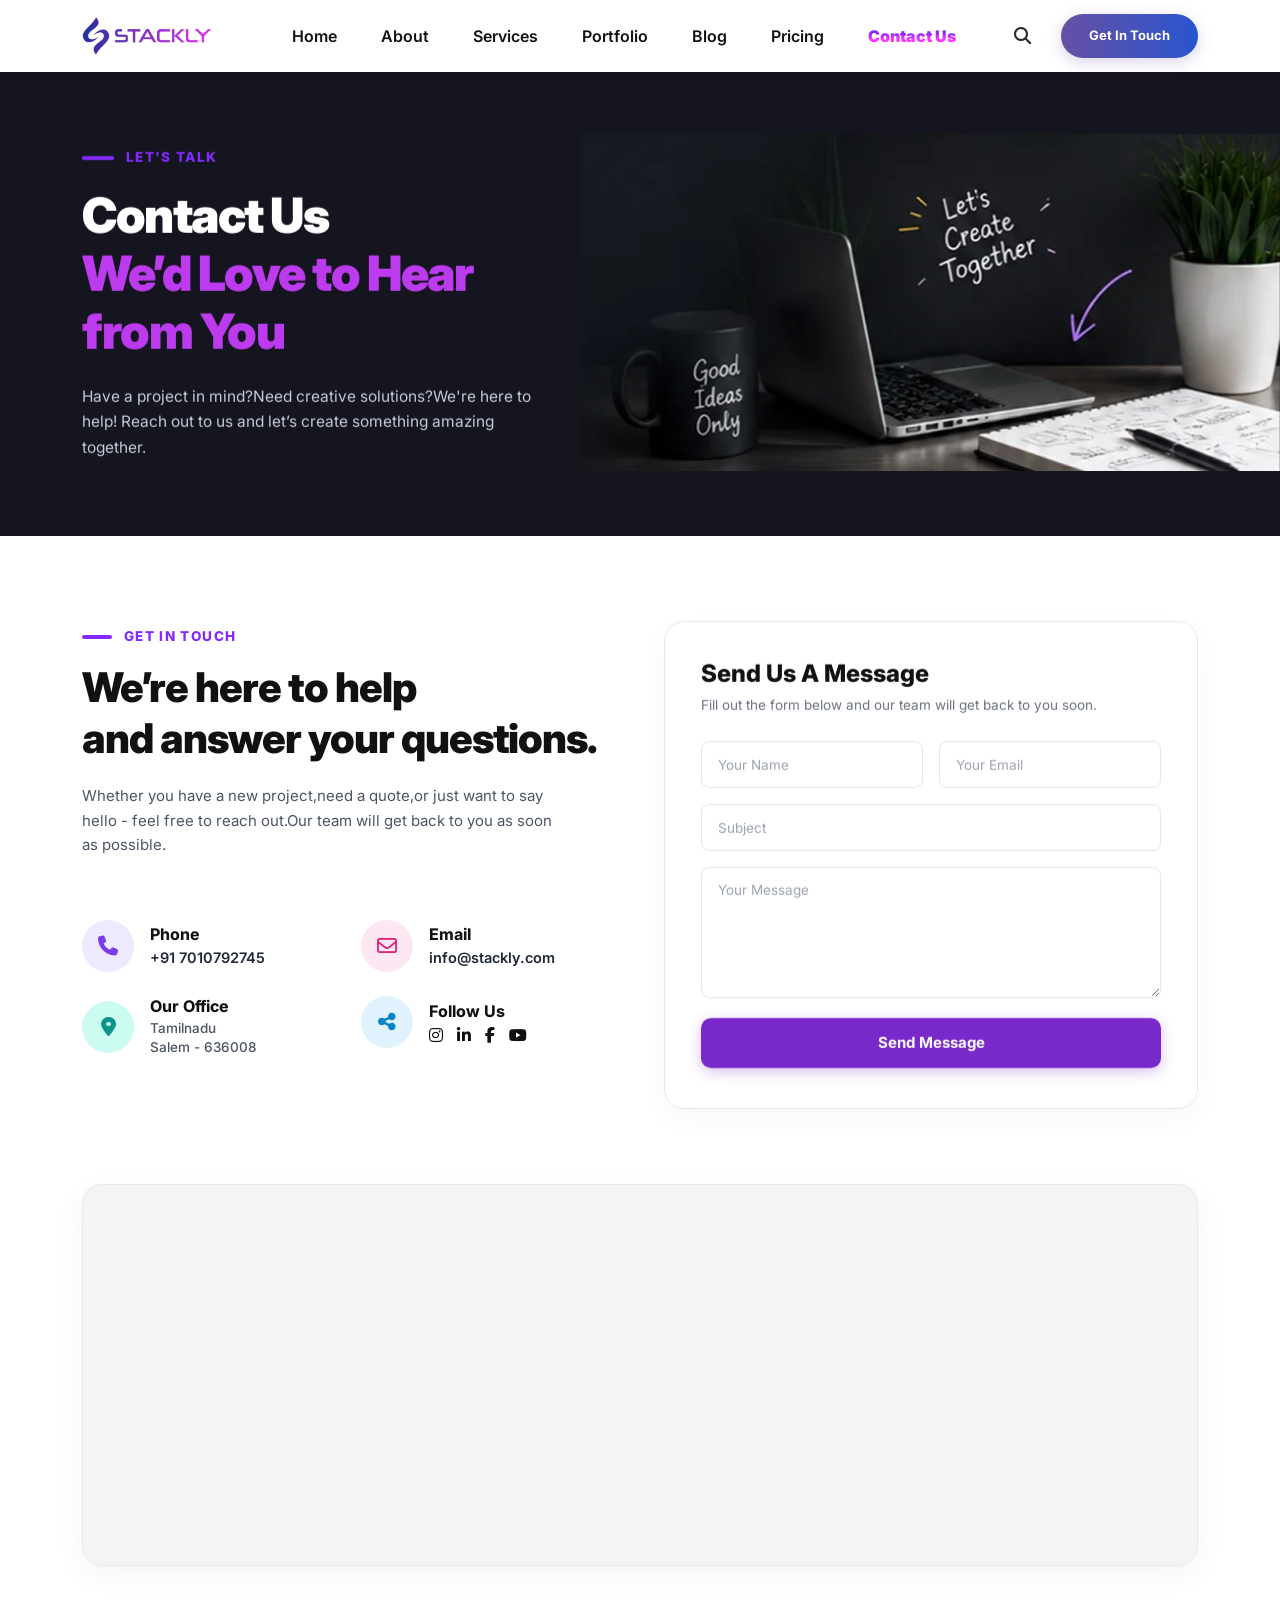
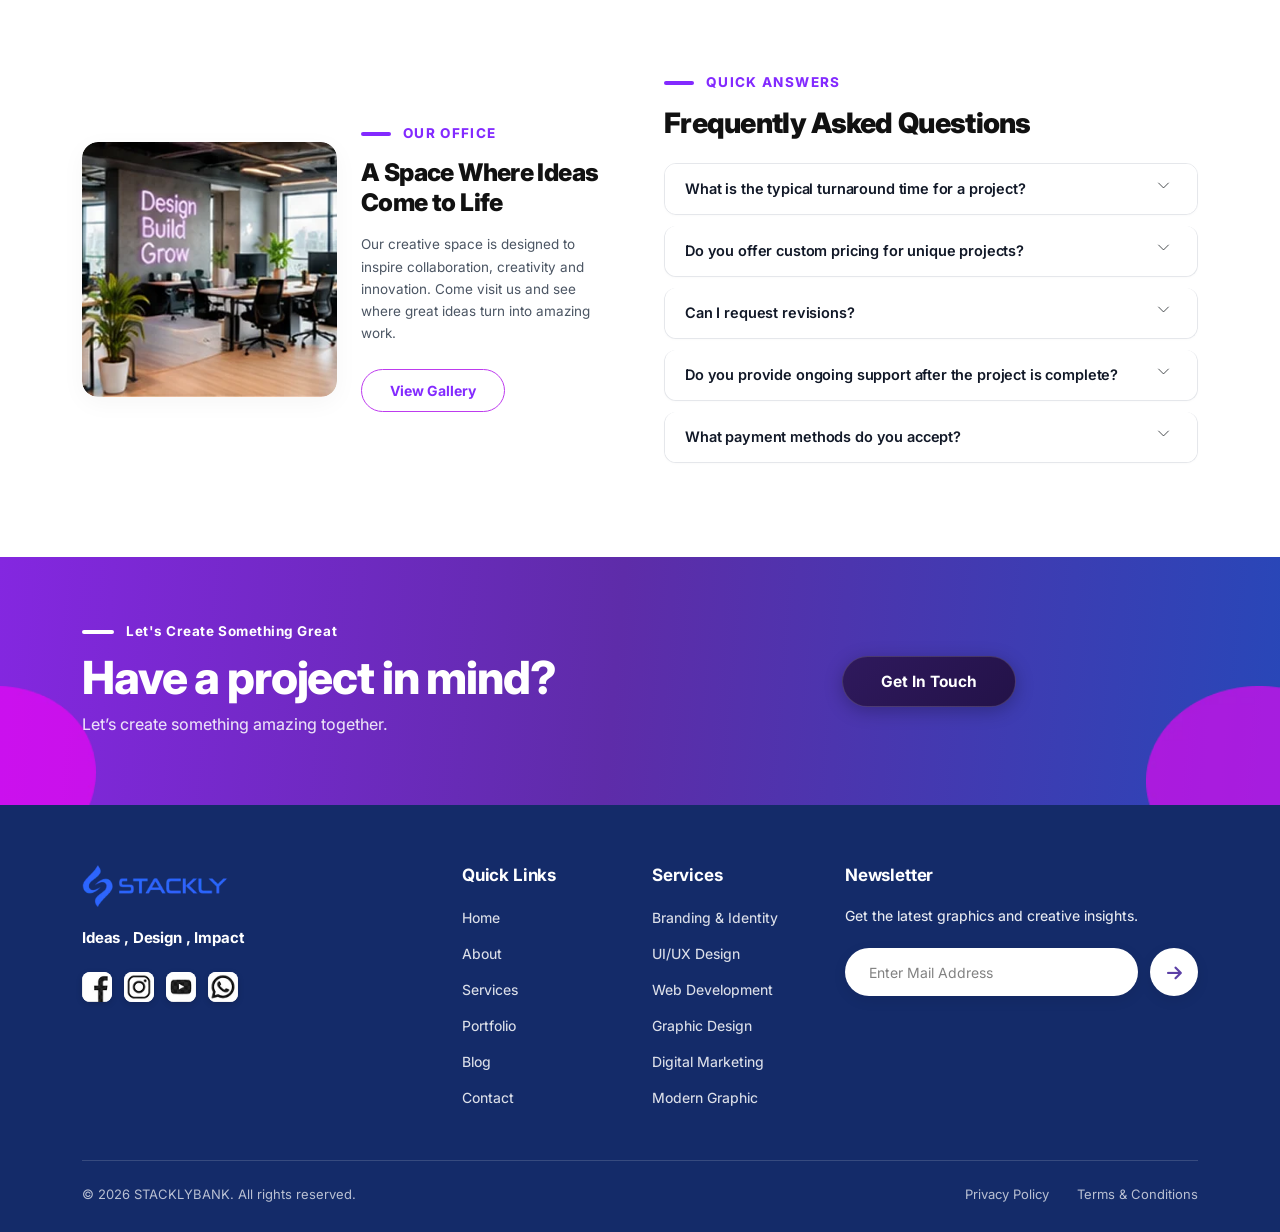
<file: pages/contact.html>
<!doctype html>
<html lang="en">
  <head>
    <meta charset="UTF-8" />
    <meta name="viewport" content="width=device-width, initial-scale=1.0" />
    <title>Contact Us - Stackly Creative Agency</title>

    <!-- Google Fonts: Inter -->
    <link rel="preconnect" href="https://fonts.googleapis.com" />
    <link rel="preconnect" href="https://fonts.gstatic.com" crossorigin />
    <link
      href="https://fonts.googleapis.com/css2?family=Inter:wght@400;500;600;700;800;900&display=swap"
      rel="stylesheet"
    />

    <!-- Bootstrap 5 CSS -->
    <link
      href="https://cdn.jsdelivr.net/npm/bootstrap@5.3.3/dist/css/bootstrap.min.css"
      rel="stylesheet"
    />

    <!-- FontAwesome 6 Latest -->
    <link
      rel="stylesheet"
      href="https://cdnjs.cloudflare.com/ajax/libs/font-awesome/6.5.2/css/all.min.css"
    />

    <!-- Custom CSS -->
    <link rel="stylesheet" href="../assets/css/styles.css" />
    <link rel="stylesheet" href="../assets/css/contact.css" />
  </head>
  <body data-page="contact" data-in-pages="true">
    <!-- Common Header Placeholder -->
    <div id="header-placeholder"></div>

    <!-- Main Content -->
    <main class="main-content">
      <!-- Contact Banner Section -->
      <section class="contact-banner-section">
        <div class="contact-banner-container">
          <div class="row align-items-center g-4 g-lg-0">
            <!-- Left Column: Content -->
            <div class="col-12 col-lg-5 col-xl-5 contact-banner-left-col">
              <div
                class="contact-banner-content reveal"
                data-reveal="fade-right"
              >
                <!-- Badge / Subtitle -->
                <div class="contact-banner-badge">
                  <span class="contact-badge-line"></span>
                  <span class="contact-badge-text">LET'S TALK</span>
                </div>

                <!-- Main Heading -->
                <h1 class="contact-banner-title">
                  Contact Us<br />
                  <span class="contact-title-highlight"
                    >We’d Love to Hear<br />from You</span
                  >
                </h1>

                <!-- Description -->
                <p class="contact-banner-desc">
                  Have a project in mind?Need creative solutions?We're here to
                  help! Reach out to us and let’s create something amazing
                  together.
                </p>
              </div>
            </div>

            <!-- Right Column: Visual Artwork / Image -->
            <div class="col-12 col-lg-7 col-xl-7 contact-banner-right-col">
              <div
                class="contact-banner-media-wrapper reveal"
                data-reveal="fade-left"
              >
                <img
                  src="../assets/images/contact/contact-banner-image.webp"
                  alt="Contact Us - Let's Create Together"
                  class="contact-banner-img img-fluid"
                />
              </div>
            </div>
          </div>
        </div>
      </section>

      <!-- Contact Details, Form & Map Section -->
      <section class="contact-details-section">
        <div class="container">
          <div class="row g-5 align-items-start">
            <!-- Left Column: Info Content -->
            <div class="col-12 col-lg-6">
              <div class="contact-info-content reveal" data-reveal="fade-right">
                <!-- Badge / Subtitle -->
                <div class="contact-info-badge">
                  <span class="contact-info-badge-line"></span>
                  <span class="contact-info-badge-text">GET IN TOUCH</span>
                </div>

                <!-- Main Heading -->
                <h2 class="contact-info-title">
                  We’re here to help<br />and answer your questions.
                </h2>

                <!-- Description -->
                <p class="contact-info-desc">
                  Whether you have a new project,need a quote,or just want to
                  say hello - feel free to reach out.Our team will get back to
                  you as soon as possible.
                </p>

                <!-- Contact Info Cards Grid (2x2) -->
                <div
                  class="row g-4 contact-info-grid"
                  data-reveal-stagger="100"
                >
                  <!-- Phone Card -->
                  <div class="col-12 col-sm-6 reveal" data-reveal="fade-up">
                    <div class="contact-info-card">
                      <div class="contact-info-icon-box icon-box-purple">
                        <i class="fa-solid fa-phone"></i>
                      </div>
                      <div class="contact-info-card-text">
                        <h3 class="contact-info-card-title">Phone</h3>
                        <a href="#" class="contact-info-card-value"
                          >+91 7010792745</a
                        >
                      </div>
                    </div>
                  </div>

                  <!-- Email Card -->
                  <div class="col-12 col-sm-6 reveal" data-reveal="fade-up">
                    <div class="contact-info-card">
                      <div class="contact-info-icon-box icon-box-pink">
                        <i class="fa-regular fa-envelope"></i>
                      </div>
                      <div class="contact-info-card-text">
                        <h3 class="contact-info-card-title">Email</h3>
                        <a href="#" class="contact-info-card-value"
                          >info@stackly.com</a
                        >
                      </div>
                    </div>
                  </div>

                  <!-- Our Office Card -->
                  <div class="col-12 col-sm-6 reveal" data-reveal="fade-up">
                    <div class="contact-info-card">
                      <div class="contact-info-icon-box icon-box-teal">
                        <i class="fa-solid fa-location-dot"></i>
                      </div>
                      <div class="contact-info-card-text">
                        <h3 class="contact-info-card-title">Our Office</h3>
                        <p class="contact-info-card-address">
                          Tamilnadu<br />Salem - 636008
                        </p>
                      </div>
                    </div>
                  </div>

                  <!-- Follow Us Card -->
                  <div class="col-12 col-sm-6 reveal" data-reveal="fade-up">
                    <div class="contact-info-card">
                      <div class="contact-info-icon-box icon-box-blue">
                        <i class="fa-solid fa-share-nodes"></i>
                      </div>
                      <div class="contact-info-card-text">
                        <h3 class="contact-info-card-title">Follow Us</h3>
                        <div class="contact-info-socials">
                          <a
                            href="#"
                            class="contact-social-btn"
                            aria-label="Instagram"
                          >
                            <i class="fa-brands fa-instagram"></i>
                          </a>
                          <a
                            href="#"
                            class="contact-social-btn"
                            aria-label="LinkedIn"
                          >
                            <i class="fa-brands fa-linkedin-in"></i>
                          </a>
                          <a
                            href="#"
                            class="contact-social-btn"
                            aria-label="Facebook"
                          >
                            <i class="fa-brands fa-facebook-f"></i>
                          </a>
                          <a
                            href="#"
                            class="contact-social-btn"
                            aria-label="YouTube"
                          >
                            <i class="fa-brands fa-youtube"></i>
                          </a>
                        </div>
                      </div>
                    </div>
                  </div>
                </div>
              </div>
            </div>

            <!-- Right Column: Contact Form -->
            <div class="col-12 col-lg-6">
              <div class="contact-form-card reveal" data-reveal="fade-left">
                <h2 class="contact-form-title">Send Us A Message</h2>
                <p class="contact-form-subtitle">
                  Fill out the form below and our team will get back to you
                  soon.
                </p>

                <form id="contactForm" class="contact-form">
                  <div class="row g-3">
                    <!-- Username / Name Input -->
                    <div class="col-12 col-sm-6">
                      <input
                        type="text"
                        class="form-control contact-form-input"
                        id="contactUsername"
                        name="username"
                        placeholder="Your Name"
                        maxlength="16"
                        required
                        autocomplete="name"
                      />
                    </div>

                    <!-- Email Input -->
                    <div class="col-12 col-sm-6">
                      <input
                        type="email"
                        class="form-control contact-form-input"
                        id="contactEmail"
                        name="email"
                        placeholder="Your Email"
                        required
                        autocomplete="email"
                      />
                    </div>

                    <!-- Subject Input -->
                    <div class="col-12">
                      <input
                        type="text"
                        class="form-control contact-form-input"
                        id="contactSubject"
                        name="subject"
                        placeholder="Subject"
                        required
                        autocomplete="off"
                      />
                    </div>

                    <!-- Message Textarea -->
                    <div class="col-12">
                      <textarea
                        class="form-control contact-form-input contact-form-textarea"
                        id="contactMessage"
                        name="message"
                        rows="5"
                        placeholder="Your Message"
                        required
                      ></textarea>
                    </div>

                    <!-- Submit Button -->
                    <div class="col-12">
                      <button type="submit" class="btn btn-contact-submit">
                        Send Message
                      </button>
                    </div>
                  </div>
                </form>
              </div>
            </div>
          </div>

          <!-- Bottom: Map Container -->
          <div class="contact-map-wrapper reveal" data-reveal="fade-up">
            <iframe
              title="Location Map"
              src="https://www.google.com/maps/embed?pb=!1m18!1m12!1m3!1d125026.04639739423!2d78.08375179246098!3d11.653818047970425!2m3!1f0!2f0!3f0!3m2!1i1024!2i768!4f13.1!3m3!1m2!1s0x3babf1ccf52cba0b%3A0xee9989007068ca47!2sSalem%2C%20Tamil%20Nadu!5e0!3m2!1sen!2sin!4v1700000000000!5m2!1sen!2sin"
              class="contact-map-iframe"
              allowfullscreen=""
              loading="lazy"
              referrerpolicy="no-referrer-when-downgrade"
            ></iframe>
          </div>
        </div>
      </section>

      <!-- Our Office & FAQs Section -->
      <section class="contact-office-faq-section">
        <div class="container">
          <div class="row g-4 g-xl-5 align-items-center">
            <!-- Left Column: Our Office -->
            <div class="col-12 col-lg-6">
              <div
                class="contact-office-card-wrapper reveal"
                data-reveal="fade-right"
              >
                <div class="row g-4 align-items-center">
                  <!-- Office Image -->
                  <div class="col-12 col-sm-6">
                    <div class="contact-office-media">
                      <img
                        src="../assets/images/contact/contact-our-office.webp"
                        alt="Our Office - Creative Space"
                        class="contact-office-img img-fluid"
                      />
                    </div>
                  </div>

                  <!-- Office Content -->
                  <div class="col-12 col-sm-6">
                    <div class="contact-office-content">
                      <div class="contact-office-badge">
                        <span class="contact-badge-line"></span>
                        <span class="contact-badge-text">Our Office</span>
                      </div>
                      <h2 class="contact-office-title">
                        A Space Where Ideas Come to Life
                      </h2>
                      <p class="contact-office-desc">
                        Our creative space is designed to inspire collaboration,
                        creativity and innovation. Come visit us and see where
                        great ideas turn into amazing work.
                      </p>
                      <a href="#" class="btn btn-outline-gallery">
                        View Gallery
                      </a>
                    </div>
                  </div>
                </div>
              </div>
            </div>

            <!-- Right Column: Quick Answers & FAQ -->
            <div class="col-12 col-lg-6">
              <div class="contact-faq-wrapper reveal" data-reveal="fade-left">
                <div class="contact-faq-badge">
                  <span class="contact-badge-line"></span>
                  <span class="contact-badge-text">Quick Answers</span>
                </div>
                <h2 class="contact-faq-title">Frequently Asked Questions</h2>

                <div
                  class="accordion contact-faq-accordion"
                  id="contactFaqAccordion"
                >
                  <!-- FAQ Item 1 -->
                  <div class="accordion-item contact-faq-item">
                    <h3 class="accordion-header" id="contactFaqHeadingOne">
                      <button
                        class="accordion-button collapsed"
                        type="button"
                        data-bs-toggle="collapse"
                        data-bs-target="#contactFaqCollapseOne"
                        aria-expanded="false"
                        aria-controls="contactFaqCollapseOne"
                      >
                        What is the typical turnaround time for a project?
                      </button>
                    </h3>
                    <div
                      id="contactFaqCollapseOne"
                      class="accordion-collapse collapse"
                      aria-labelledby="contactFaqHeadingOne"
                      data-bs-parent="#contactFaqAccordion"
                    >
                      <div class="accordion-body">
                        Turnaround times vary depending on the scope of the
                        project. Typically, branding and identity packages take
                        2 to 4 weeks, while full-scale website design and
                        development takes 4 to 8 weeks.
                      </div>
                    </div>
                  </div>

                  <!-- FAQ Item 2 -->
                  <div class="accordion-item contact-faq-item">
                    <h3 class="accordion-header" id="contactFaqHeadingTwo">
                      <button
                        class="accordion-button collapsed"
                        type="button"
                        data-bs-toggle="collapse"
                        data-bs-target="#contactFaqCollapseTwo"
                        aria-expanded="false"
                        aria-controls="contactFaqCollapseTwo"
                      >
                        Do you offer custom pricing for unique projects?
                      </button>
                    </h3>
                    <div
                      id="contactFaqCollapseTwo"
                      class="accordion-collapse collapse"
                      aria-labelledby="contactFaqHeadingTwo"
                      data-bs-parent="#contactFaqAccordion"
                    >
                      <div class="accordion-body">
                        Yes, absolutely! While we have standard pricing plans,
                        we also create tailored packages based on your specific
                        requirements and goals.
                      </div>
                    </div>
                  </div>

                  <!-- FAQ Item 3 -->
                  <div class="accordion-item contact-faq-item">
                    <h3 class="accordion-header" id="contactFaqHeadingThree">
                      <button
                        class="accordion-button collapsed"
                        type="button"
                        data-bs-toggle="collapse"
                        data-bs-target="#contactFaqCollapseThree"
                        aria-expanded="false"
                        aria-controls="contactFaqCollapseThree"
                      >
                        Can I request revisions?
                      </button>
                    </h3>
                    <div
                      id="contactFaqCollapseThree"
                      class="accordion-collapse collapse"
                      aria-labelledby="contactFaqHeadingThree"
                      data-bs-parent="#contactFaqAccordion"
                    >
                      <div class="accordion-body">
                        Yes, all of our packages include multiple revision
                        rounds to ensure the final product matches your exact
                        expectations and brand vision.
                      </div>
                    </div>
                  </div>

                  <!-- FAQ Item 4 -->
                  <div class="accordion-item contact-faq-item">
                    <h3 class="accordion-header" id="contactFaqHeadingFour">
                      <button
                        class="accordion-button collapsed"
                        type="button"
                        data-bs-toggle="collapse"
                        data-bs-target="#contactFaqCollapseFour"
                        aria-expanded="false"
                        aria-controls="contactFaqCollapseFour"
                      >
                        Do you provide ongoing support after the project is
                        complete?
                      </button>
                    </h3>
                    <div
                      id="contactFaqCollapseFour"
                      class="accordion-collapse collapse"
                      aria-labelledby="contactFaqHeadingFour"
                      data-bs-parent="#contactFaqAccordion"
                    >
                      <div class="accordion-body">
                        Yes, we provide ongoing maintenance, site updates,
                        design support, and technical assistance to keep your
                        platform running smoothly.
                      </div>
                    </div>
                  </div>

                  <!-- FAQ Item 5 -->
                  <div class="accordion-item contact-faq-item">
                    <h3 class="accordion-header" id="contactFaqHeadingFive">
                      <button
                        class="accordion-button collapsed"
                        type="button"
                        data-bs-toggle="collapse"
                        data-bs-target="#contactFaqCollapseFive"
                        aria-expanded="false"
                        aria-controls="contactFaqCollapseFive"
                      >
                        What payment methods do you accept?
                      </button>
                    </h3>
                    <div
                      id="contactFaqCollapseFive"
                      class="accordion-collapse collapse"
                      aria-labelledby="contactFaqHeadingFive"
                      data-bs-parent="#contactFaqAccordion"
                    >
                      <div class="accordion-body">
                        We accept credit cards, debit cards, direct bank wire
                        transfers, and online payments with structured milestone
                        schedules.
                      </div>
                    </div>
                  </div>
                </div>
              </div>
            </div>
          </div>
        </div>
      </section>

      <!-- Have a Project in Mind / CTA Banner Section -->
      <section class="contact-cta-section">
        <!-- Decorative Ellipse Background Elements -->
        <img
          src="../assets/images/about/about-ellipse-1.webp"
          alt=""
          class="contact-cta-ellipse contact-cta-ellipse-left"
          aria-hidden="true"
        />
        <img
          src="../assets/images/about/about-ellipse-2.webp"
          alt=""
          class="contact-cta-ellipse contact-cta-ellipse-right"
          aria-hidden="true"
        />

        <div class="container">
          <div class="row align-items-center justify-content-between gy-4">
            <!-- Left Column: Content -->
            <div class="col-12 col-md-8 col-lg-7">
              <div class="contact-cta-content reveal" data-reveal="fade-right">
                <!-- Badge / Subtitle -->
                <div class="contact-cta-badge">
                  <span class="cta-badge-line"></span>
                  <span class="cta-badge-text"
                    >Let's Create Something Great</span
                  >
                </div>

                <!-- Main Heading -->
                <h2 class="contact-cta-title">Have a project in mind?</h2>

                <!-- Description -->
                <p class="contact-cta-desc">
                  Let’s create something amazing together.
                </p>
              </div>
            </div>

            <!-- Right Column: CTA Button -->
            <div
              class="col-12 col-md-4 col-lg-4 text-start reveal"
              data-reveal="fade-left"
            >
              <a href="#" class="btn btn-contact-cta"> Get In Touch </a>
            </div>
          </div>
        </div>
      </section>
    </main>

    <!-- Common Footer Placeholder -->
    <div id="footer-placeholder"></div>

    <!-- Bootstrap 5 JS Bundle -->
    <script src="https://cdn.jsdelivr.net/npm/bootstrap@5.3.3/dist/js/bootstrap.bundle.min.js"></script>

    <!-- Custom JS -->
    <script src="../assets/js/script.js"></script>
  </body>
</html>
</file>
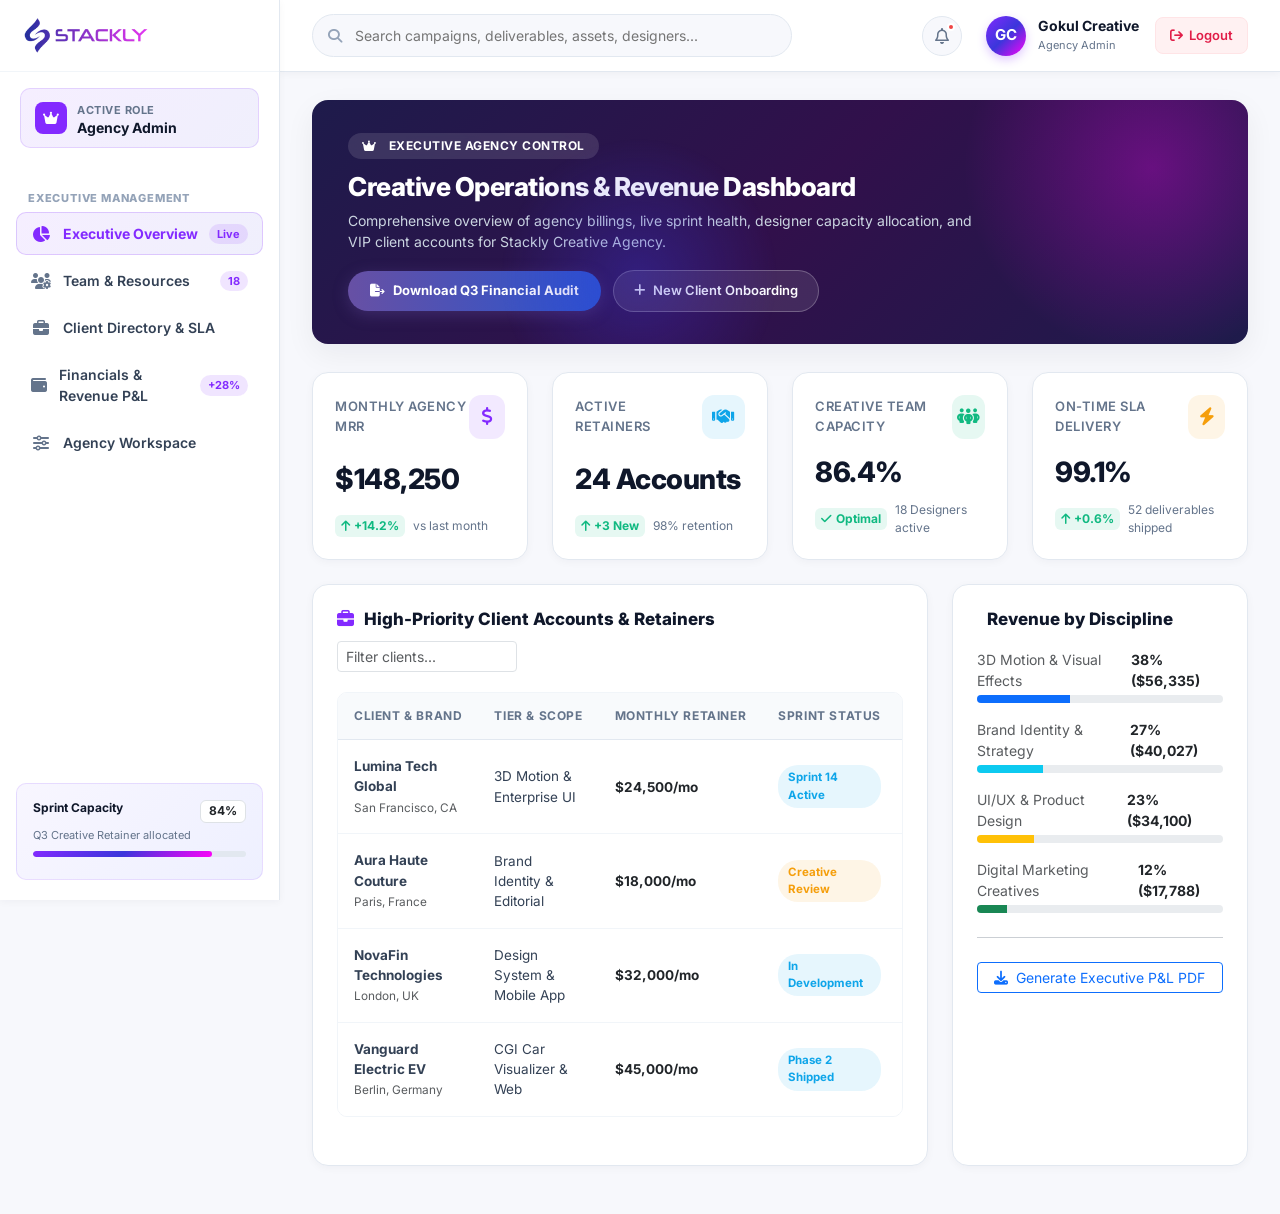
<file: pages/dashboard.html>
<!doctype html>
<html lang="en">
  <head>
    <meta charset="UTF-8" />
    <meta name="viewport" content="width=device-width, initial-scale=1.0" />
    <title>Dashboard - Stackly Creative Agency</title>

    <!-- Google Fonts: Inter & Playfair Display -->
    <link rel="preconnect" href="https://fonts.googleapis.com" />
    <link rel="preconnect" href="https://fonts.gstatic.com" crossorigin />
    <link
      href="https://fonts.googleapis.com/css2?family=Inter:wght@400;500;600;700;800;900&family=Playfair+Display:ital,wght@0,600;1,600&display=swap"
      rel="stylesheet"
    />

    <!-- FontAwesome 6 Latest -->
    <link
      rel="stylesheet"
      href="https://cdnjs.cloudflare.com/ajax/libs/font-awesome/6.5.2/css/all.min.css"
    />

    <!-- Bootstrap 5.3 CSS -->
    <link
      href="https://cdn.jsdelivr.net/npm/bootstrap@5.3.3/dist/css/bootstrap.min.css"
      rel="stylesheet"
    />

    <!-- Custom Dashboard Stylesheet -->
    <link rel="stylesheet" href="../assets/css/dashboard.css" />
  </head>
  <body class="dashboard-body" data-in-pages="true">
    <div class="dashboard-wrapper">
      <!-- Mobile Sidebar Overlay Backdrop -->
      <div id="sidebarOverlay" class="sidebar-overlay"></div>

      <!-- ======================================================================
           1. SIDEBAR NAVIGATION COMPONENT (ROLE-BASED)
           ====================================================================== -->
      <aside id="dashboardSidebar" class="dashboard-sidebar">
        <!-- Sidebar Brand Header -->
        <div class="sidebar-header">
          <a
            href="../index.html"
            class="d-inline-flex align-items-center text-decoration-none"
          >
            <img
              src="../assets/images/stackly-logo.webp"
              alt="Stackly Creative Agency"
              class="sidebar-logo-img"
            />
          </a>
          <button
            id="sidebarCloseBtn"
            class="sidebar-close-btn"
            type="button"
            aria-label="Close sidebar"
          >
            <i class="fa-solid fa-xmark"></i>
          </button>
        </div>

        <!-- Current Role Indicator Pill -->
        <div class="sidebar-role-indicator">
          <div class="role-badge-pill">
            <div class="role-icon-box">
              <i id="sidebarRoleIcon" class="fa-solid fa-crown"></i>
            </div>
            <div class="role-meta-box">
              <span class="role-label-title">Active Role</span>
              <h5 id="sidebarRoleTitle" class="role-name-title">
                Agency Admin
              </h5>
            </div>
          </div>
        </div>

        <!-- Role-Specific Sidebar Navigation Menus -->
        <div class="sidebar-nav-container">
          <!-- GROUP 1: AGENCY ADMIN SIDEBAR -->
          <div class="role-sidebar-group" data-role="agency_admin">
            <div class="sidebar-menu-category">Executive Management</div>
            <ul class="sidebar-nav-list">
              <li class="sidebar-nav-item">
                <a
                  class="sidebar-nav-link active"
                  data-tab-target="admin-overview"
                >
                  <span class="nav-left-content">
                    <i class="fa-solid fa-chart-pie"></i>
                    <span>Executive Overview</span>
                  </span>
                  <span class="sidebar-nav-badge">Live</span>
                </a>
              </li>
              <li class="sidebar-nav-item">
                <a class="sidebar-nav-link" data-tab-target="admin-team">
                  <span class="nav-left-content">
                    <i class="fa-solid fa-users-gear"></i>
                    <span>Team & Resources</span>
                  </span>
                  <span class="sidebar-nav-badge">18</span>
                </a>
              </li>
              <li class="sidebar-nav-item">
                <a class="sidebar-nav-link" data-tab-target="admin-clients">
                  <span class="nav-left-content">
                    <i class="fa-solid fa-briefcase"></i>
                    <span>Client Directory & SLA</span>
                  </span>
                </a>
              </li>
              <li class="sidebar-nav-item">
                <a class="sidebar-nav-link" data-tab-target="admin-financials">
                  <span class="nav-left-content">
                    <i class="fa-solid fa-wallet"></i>
                    <span>Financials & Revenue P&L</span>
                  </span>
                  <span class="sidebar-nav-badge">+28%</span>
                </a>
              </li>
              <li class="sidebar-nav-item">
                <a class="sidebar-nav-link" data-tab-target="admin-settings">
                  <span class="nav-left-content">
                    <i class="fa-solid fa-sliders"></i>
                    <span>Agency Workspace</span>
                  </span>
                </a>
              </li>
            </ul>
          </div>

          <!-- GROUP 2: CREATIVE DESIGNER SIDEBAR -->
          <div
            class="role-sidebar-group"
            data-role="creative_designer"
            style="display: none"
          >
            <div class="sidebar-menu-category">Creative Studio</div>
            <ul class="sidebar-nav-list">
              <li class="sidebar-nav-item">
                <a
                  class="sidebar-nav-link active"
                  data-tab-target="designer-tasks"
                >
                  <span class="nav-left-content">
                    <i class="fa-solid fa-compass-drafting"></i>
                    <span>Design Workspace</span>
                  </span>
                  <span class="sidebar-nav-badge badge-urgent">4 Due</span>
                </a>
              </li>
              <li class="sidebar-nav-item">
                <a
                  class="sidebar-nav-link"
                  data-tab-target="designer-artboards"
                >
                  <span class="nav-left-content">
                    <i class="fa-solid fa-layer-group"></i>
                    <span>Artboards & Deliverables</span>
                  </span>
                  <span class="sidebar-nav-badge">12</span>
                </a>
              </li>
              <li class="sidebar-nav-item">
                <a class="sidebar-nav-link" data-tab-target="designer-tracker">
                  <span class="nav-left-content">
                    <i class="fa-solid fa-stopwatch"></i>
                    <span>Time Tracker & Logs</span>
                  </span>
                </a>
              </li>
              <li class="sidebar-nav-item">
                <a
                  class="sidebar-nav-link"
                  data-tab-target="designer-moodboard"
                >
                  <span class="nav-left-content">
                    <i class="fa-solid fa-wand-magic-sparkles"></i>
                    <span>Moodboards & Assets</span>
                  </span>
                </a>
              </li>
              <li class="sidebar-nav-item">
                <a
                  class="sidebar-nav-link"
                  data-tab-target="designer-portfolio"
                >
                  <span class="nav-left-content">
                    <i class="fa-solid fa-award"></i>
                    <span>Portfolio Submissions</span>
                  </span>
                </a>
              </li>
            </ul>
          </div>

          <!-- GROUP 3: PROJECT MANAGER SIDEBAR -->
          <div
            class="role-sidebar-group"
            data-role="project_manager"
            style="display: none"
          >
            <div class="sidebar-menu-category">Delivery & Sprints</div>
            <ul class="sidebar-nav-list">
              <li class="sidebar-nav-item">
                <a class="sidebar-nav-link active" data-tab-target="pm-hub">
                  <span class="nav-left-content">
                    <i class="fa-solid fa-diagram-project"></i>
                    <span>Project Hub & Milestones</span>
                  </span>
                  <span class="sidebar-nav-badge">6 Active</span>
                </a>
              </li>
              <li class="sidebar-nav-item">
                <a class="sidebar-nav-link" data-tab-target="pm-kanban">
                  <span class="nav-left-content">
                    <i class="fa-solid fa-table-columns"></i>
                    <span>Sprint Kanban Board</span>
                  </span>
                </a>
              </li>
              <li class="sidebar-nav-item">
                <a class="sidebar-nav-link" data-tab-target="pm-calendar">
                  <span class="nav-left-content">
                    <i class="fa-regular fa-calendar-days"></i>
                    <span>Agency Schedule & Deadlines</span>
                  </span>
                </a>
              </li>
              <li class="sidebar-nav-item">
                <a class="sidebar-nav-link" data-tab-target="pm-sla">
                  <span class="nav-left-content">
                    <i class="fa-solid fa-shield-halved"></i>
                    <span>SLA & Delivery Health</span>
                  </span>
                  <span class="sidebar-nav-badge">99.4%</span>
                </a>
              </li>
              <li class="sidebar-nav-item">
                <a class="sidebar-nav-link" data-tab-target="pm-reports">
                  <span class="nav-left-content">
                    <i class="fa-solid fa-file-lines"></i>
                    <span>Client Reports & Minutes</span>
                  </span>
                </a>
              </li>
            </ul>
          </div>

          <!-- GROUP 4: CLIENT SIDEBAR -->
          <div
            class="role-sidebar-group"
            data-role="client"
            style="display: none"
          >
            <div class="sidebar-menu-category">Client Portal</div>
            <ul class="sidebar-nav-list">
              <li class="sidebar-nav-item">
                <a
                  class="sidebar-nav-link active"
                  data-tab-target="client-overview"
                >
                  <span class="nav-left-content">
                    <i class="fa-solid fa-rocket"></i>
                    <span>Overview & Campaigns</span>
                  </span>
                  <span class="sidebar-nav-badge">Active</span>
                </a>
              </li>
              <li class="sidebar-nav-item">
                <a class="sidebar-nav-link" data-tab-target="client-proofing">
                  <span class="nav-left-content">
                    <i class="fa-solid fa-swatchbook"></i>
                    <span>Deliverable Proofing</span>
                  </span>
                  <span class="sidebar-nav-badge badge-urgent">3 New</span>
                </a>
              </li>
              <li class="sidebar-nav-item">
                <a class="sidebar-nav-link" data-tab-target="client-revisions">
                  <span class="nav-left-content">
                    <i class="fa-solid fa-comments"></i>
                    <span>Feedback & Revisions</span>
                  </span>
                </a>
              </li>
              <li class="sidebar-nav-item">
                <a class="sidebar-nav-link" data-tab-target="client-invoices">
                  <span class="nav-left-content">
                    <i class="fa-solid fa-receipt"></i>
                    <span>Invoices & Billing</span>
                  </span>
                </a>
              </li>
              <li class="sidebar-nav-item">
                <a class="sidebar-nav-link" data-tab-target="client-brand">
                  <span class="nav-left-content">
                    <i class="fa-solid fa-folder-open"></i>
                    <span>Brand Assets & Style Kit</span>
                  </span>
                </a>
              </li>
            </ul>
          </div>

          <!-- GROUP 5: GUEST / VIEWER SIDEBAR -->
          <div
            class="role-sidebar-group"
            data-role="guest"
            style="display: none"
          >
            <div class="sidebar-menu-category">Showcase Hub</div>
            <ul class="sidebar-nav-list">
              <li class="sidebar-nav-item">
                <a
                  class="sidebar-nav-link active"
                  data-tab-target="guest-showcase"
                >
                  <span class="nav-left-content">
                    <i class="fa-solid fa-star"></i>
                    <span>Agency Showcase</span>
                  </span>
                  <span class="sidebar-nav-badge">Featured</span>
                </a>
              </li>
              <li class="sidebar-nav-item">
                <a class="sidebar-nav-link" data-tab-target="guest-demo">
                  <span class="nav-left-content">
                    <i class="fa-solid fa-laptop-code"></i>
                    <span>Interactive Demo Project</span>
                  </span>
                </a>
              </li>
              <li class="sidebar-nav-item">
                <a class="sidebar-nav-link" data-tab-target="guest-rates">
                  <span class="nav-left-content">
                    <i class="fa-solid fa-tags"></i>
                    <span>Services & Rate Cards</span>
                  </span>
                </a>
              </li>
              <li class="sidebar-nav-item">
                <a class="sidebar-nav-link" data-tab-target="guest-proposal">
                  <span class="nav-left-content">
                    <i class="fa-solid fa-envelope-open-text"></i>
                    <span>Request a Proposal</span>
                  </span>
                </a>
              </li>
            </ul>
          </div>
        </div>

        <!-- Sidebar Retainer & Capacity Widget -->
        <div class="sidebar-footer-widget">
          <div class="d-flex justify-content-between align-items-center mb-1">
            <h6>Sprint Capacity</h6>
            <span class="badge bg-white text-dark border">84%</span>
          </div>
          <p>Q3 Creative Retainer allocated</p>
          <div class="sidebar-progress-bar">
            <div class="sidebar-progress-fill" style="width: 84%"></div>
          </div>
        </div>
      </aside>

      <!-- ======================================================================
           2. MAIN CONTENT WRAPPER
           ====================================================================== -->
      <main class="dashboard-main">
        <!-- Dashboard Topbar Header -->
        <header class="dashboard-topbar">
          <div class="topbar-left">
            <!-- Mobile Toggle -->
            <button
              id="mobileToggleBtn"
              class="mobile-toggle-btn"
              type="button"
              aria-label="Toggle Menu"
            >
              <i class="fa-solid fa-bars"></i>
            </button>

            <!-- Global Search -->
            <div class="topbar-search-box">
              <i class="fa-solid fa-magnifying-glass topbar-search-icon"></i>
              <input
                type="text"
                id="dashboardGlobalSearch"
                name="search"
                class="topbar-search-input"
                placeholder="Search campaigns, deliverables, assets, designers..."
                autocomplete="off"
                aria-label="Search campaigns, deliverables, assets, designers"
              />
            </div>
          </div>

          <div class="topbar-right">
            <!-- Live Role Switcher Dropdown (Allows testing all 5 roles on the fly) -->
            <!-- <div class="dropdown role-switcher-dropdown">
              <button
                class="btn-role-select dropdown-toggle"
                type="button"
                id="roleSwitcherDropdown"
                data-bs-toggle="dropdown"
                aria-expanded="false"
                data-no-redirect="true"
              >
                <i id="currentRoleIcon" class="fa-solid fa-crown me-1"></i>
                <span id="currentRoleName">Agency Admin</span>
              </button>
              <ul
                class="dropdown-menu dropdown-menu-end shadow-sm"
                aria-labelledby="roleSwitcherDropdown"
              >
                <li>
                  <h6 class="dropdown-header text-uppercase">
                    Switch Dashboard Role
                  </h6>
                </li>
                <li>
                  <a
                    class="dropdown-item dropdown-item-role"
                    href="#"
                    data-role-value="agency_admin"
                  >
                    <i class="fa-solid fa-crown me-2 text-primary"></i> Agency
                    Admin
                  </a>
                </li>
                <li>
                  <a
                    class="dropdown-item dropdown-item-role"
                    href="#"
                    data-role-value="creative_designer"
                  >
                    <i class="fa-solid fa-palette me-2 text-info"></i> Creative
                    Designer
                  </a>
                </li>
                <li>
                  <a
                    class="dropdown-item dropdown-item-role"
                    href="#"
                    data-role-value="project_manager"
                  >
                    <i
                      class="fa-solid fa-diagram-project me-2 text-warning"
                    ></i>
                    Project Manager
                  </a>
                </li>
                <li>
                  <a
                    class="dropdown-item dropdown-item-role"
                    href="#"
                    data-role-value="client"
                  >
                    <i class="fa-solid fa-user-tie me-2 text-success"></i>
                    Client
                  </a>
                </li>
                <li>
                  <a
                    class="dropdown-item dropdown-item-role"
                    href="#"
                    data-role-value="guest"
                  >
                    <i class="fa-solid fa-eye me-2 text-secondary"></i> Guest /
                    Viewer
                  </a>
                </li>
              </ul>
            </div> -->

            <!-- Notifications Button -->
            <button
              class="topbar-icon-btn btn-placeholder-action"
              type="button"
              title="Notifications"
            >
              <i class="fa-regular fa-bell"></i>
              <span class="notification-dot"></span>
            </button>

            <!-- User Profile & Name -->
            <div class="topbar-user-profile">
              <div id="topbarUserAvatar" class="user-avatar-circle">AD</div>
              <div class="user-details-meta">
                <h6 id="topbarUserName" class="user-name-text">
                  Creative Director
                </h6>
                <span id="topbarUserRole" class="user-role-text"
                  >Agency Admin</span
                >
              </div>
            </div>

            <!-- Functional Logout Button -->
            <button id="btnLogout" class="btn-topbar-logout" type="button">
              <i class="fa-solid fa-arrow-right-from-bracket"></i>
              <span class="d-none d-sm-inline">Logout</span>
            </button>
          </div>
        </header>

        <!-- Main Dashboard View Container -->
        <div class="dashboard-content-body">
          <!-- ################################################################
               ROLE VIEW 1: AGENCY ADMIN
               ################################################################ -->
          <section
            class="role-view-section active-view"
            data-role="agency_admin"
          >
            <!-- Admin Welcome Banner -->
            <div class="dash-welcome-banner">
              <span class="dash-welcome-badge">
                <i class="fa-solid fa-crown me-1"></i> Executive Agency Control
              </span>
              <h2 class="dash-welcome-title">
                Creative Operations & Revenue Dashboard
              </h2>
              <p class="dash-welcome-subtitle">
                Comprehensive overview of agency billings, live sprint health,
                designer capacity allocation, and VIP client accounts for
                Stackly Creative Agency.
              </p>
              <div class="dash-welcome-actions">
                <button
                  type="button"
                  class="btn-dash-primary btn-placeholder-action"
                >
                  <i class="fa-solid fa-file-export"></i> Download Q3 Financial
                  Audit
                </button>
                <button
                  type="button"
                  class="btn-dash-outline-light btn-placeholder-action"
                >
                  <i class="fa-solid fa-plus"></i> New Client Onboarding
                </button>
              </div>
            </div>

            <!-- TAB PANE: Admin Overview -->
            <div id="admin-overview" class="role-tab-pane active-pane">
              <!-- Key Metrics Grid -->
              <div class="row g-4 mb-4">
                <div class="col-12 col-sm-6 col-xl-3">
                  <div class="stat-card">
                    <div class="stat-header">
                      <span class="stat-title">Monthly Agency MRR</span>
                      <div class="stat-icon-wrap stat-icon-purple">
                        <i class="fa-solid fa-dollar-sign"></i>
                      </div>
                    </div>
                    <div class="stat-value">$148,250</div>
                    <div class="stat-meta">
                      <span class="stat-trend trend-up"
                        ><i class="fa-solid fa-arrow-up"></i> +14.2%</span
                      >
                      <span>vs last month</span>
                    </div>
                  </div>
                </div>
                <div class="col-12 col-sm-6 col-xl-3">
                  <div class="stat-card">
                    <div class="stat-header">
                      <span class="stat-title">Active Retainers</span>
                      <div class="stat-icon-wrap stat-icon-blue">
                        <i class="fa-solid fa-handshake"></i>
                      </div>
                    </div>
                    <div class="stat-value">24 Accounts</div>
                    <div class="stat-meta">
                      <span class="stat-trend trend-up"
                        ><i class="fa-solid fa-arrow-up"></i> +3 New</span
                      >
                      <span>98% retention</span>
                    </div>
                  </div>
                </div>
                <div class="col-12 col-sm-6 col-xl-3">
                  <div class="stat-card">
                    <div class="stat-header">
                      <span class="stat-title">Creative Team Capacity</span>
                      <div class="stat-icon-wrap stat-icon-green">
                        <i class="fa-solid fa-people-group"></i>
                      </div>
                    </div>
                    <div class="stat-value">86.4%</div>
                    <div class="stat-meta">
                      <span class="stat-trend trend-up"
                        ><i class="fa-solid fa-check"></i> Optimal</span
                      >
                      <span>18 Designers active</span>
                    </div>
                  </div>
                </div>
                <div class="col-12 col-sm-6 col-xl-3">
                  <div class="stat-card">
                    <div class="stat-header">
                      <span class="stat-title">On-Time SLA Delivery</span>
                      <div class="stat-icon-wrap stat-icon-amber">
                        <i class="fa-solid fa-bolt"></i>
                      </div>
                    </div>
                    <div class="stat-value">99.1%</div>
                    <div class="stat-meta">
                      <span class="stat-trend trend-up"
                        ><i class="fa-solid fa-arrow-up"></i> +0.6%</span
                      >
                      <span>52 deliverables shipped</span>
                    </div>
                  </div>
                </div>
              </div>

              <!-- Projects & Agency Financials Overview Table -->
              <div class="row g-4">
                <div class="col-12 col-lg-8">
                  <div class="dash-card">
                    <div class="dash-card-header">
                      <h4 class="dash-card-title">
                        <i class="fa-solid fa-briefcase"></i> High-Priority
                        Client Accounts & Retainers
                      </h4>
                      <div class="dash-card-actions">
                        <input
                          type="text"
                          id="filterClientsInput"
                          name="filterClients"
                          class="form-control form-control-sm table-search-filter"
                          placeholder="Filter clients..."
                          data-target-table="adminClientTable"
                          style="max-width: 180px"
                          autocomplete="off"
                          aria-label="Filter clients"
                        />
                      </div>
                    </div>
                    <div class="table-responsive dash-table-container">
                      <table id="adminClientTable" class="dash-table table">
                        <thead>
                          <tr>
                            <th>Client & Brand</th>
                            <th>Tier & Scope</th>
                            <th>Monthly Retainer</th>
                            <th>Sprint Status</th>
                            <th>Health</th>
                          </tr>
                        </thead>
                        <tbody>
                          <tr>
                            <td>
                              <strong>Lumina Tech Global</strong><br />
                              <span class="text-muted small"
                                >San Francisco, CA</span
                              >
                            </td>
                            <td>3D Motion & Enterprise UI</td>
                            <td>
                              <strong class="text-dark">$24,500/mo</strong>
                            </td>
                            <td>
                              <span class="badge-status status-active"
                                >Sprint 14 Active</span
                              >
                            </td>
                            <td>
                              <span class="badge bg-success"
                                >100% On-Track</span
                              >
                            </td>
                          </tr>
                          <tr>
                            <td>
                              <strong>Aura Haute Couture</strong><br />
                              <span class="text-muted small"
                                >Paris, France</span
                              >
                            </td>
                            <td>Brand Identity & Editorial</td>
                            <td>
                              <strong class="text-dark">$18,000/mo</strong>
                            </td>
                            <td>
                              <span class="badge-status status-review"
                                >Creative Review</span
                              >
                            </td>
                            <td>
                              <span class="badge bg-success">98% On-Track</span>
                            </td>
                          </tr>
                          <tr>
                            <td>
                              <strong>NovaFin Technologies</strong><br />
                              <span class="text-muted small">London, UK</span>
                            </td>
                            <td>Design System & Mobile App</td>
                            <td>
                              <strong class="text-dark">$32,000/mo</strong>
                            </td>
                            <td>
                              <span class="badge-status status-progress"
                                >In Development</span
                              >
                            </td>
                            <td>
                              <span class="badge bg-warning text-dark"
                                >Scope Review</span
                              >
                            </td>
                          </tr>
                          <tr>
                            <td>
                              <strong>Vanguard Electric EV</strong><br />
                              <span class="text-muted small"
                                >Berlin, Germany</span
                              >
                            </td>
                            <td>CGI Car Visualizer & Web</td>
                            <td>
                              <strong class="text-dark">$45,000/mo</strong>
                            </td>
                            <td>
                              <span class="badge-status status-active"
                                >Phase 2 Shipped</span
                              >
                            </td>
                            <td>
                              <span class="badge bg-success"
                                >100% On-Track</span
                              >
                            </td>
                          </tr>
                        </tbody>
                      </table>
                    </div>
                  </div>
                </div>

                <div class="col-12 col-lg-4">
                  <div class="dash-card">
                    <div class="dash-card-header">
                      <h4 class="dash-card-title">
                        <i class="fa-solid fa-chart-donut"></i> Revenue by
                        Discipline
                      </h4>
                    </div>
                    <div class="mb-3">
                      <div
                        class="d-flex justify-content-between text-muted small mb-1"
                      >
                        <span>3D Motion & Visual Effects</span>
                        <strong class="text-dark">38% ($56,335)</strong>
                      </div>
                      <div class="progress" style="height: 8px">
                        <div
                          class="progress-bar bg-primary"
                          style="width: 38%"
                        ></div>
                      </div>
                    </div>
                    <div class="mb-3">
                      <div
                        class="d-flex justify-content-between text-muted small mb-1"
                      >
                        <span>Brand Identity & Strategy</span>
                        <strong class="text-dark">27% ($40,027)</strong>
                      </div>
                      <div class="progress" style="height: 8px">
                        <div
                          class="progress-bar bg-info"
                          style="width: 27%"
                        ></div>
                      </div>
                    </div>
                    <div class="mb-3">
                      <div
                        class="d-flex justify-content-between text-muted small mb-1"
                      >
                        <span>UI/UX & Product Design</span>
                        <strong class="text-dark">23% ($34,100)</strong>
                      </div>
                      <div class="progress" style="height: 8px">
                        <div
                          class="progress-bar bg-warning"
                          style="width: 23%"
                        ></div>
                      </div>
                    </div>
                    <div>
                      <div
                        class="d-flex justify-content-between text-muted small mb-1"
                      >
                        <span>Digital Marketing Creatives</span>
                        <strong class="text-dark">12% ($17,788)</strong>
                      </div>
                      <div class="progress" style="height: 8px">
                        <div
                          class="progress-bar bg-success"
                          style="width: 12%"
                        ></div>
                      </div>
                    </div>

                    <hr class="my-4" />
                    <button
                      class="btn btn-outline-primary btn-sm w-100 btn-placeholder-action"
                      type="button"
                    >
                      <i class="fa-solid fa-download me-1"></i> Generate
                      Executive P&L PDF
                    </button>
                  </div>
                </div>
              </div>
            </div>

            <!-- TAB PANE: Admin Team -->
            <div id="admin-team" class="role-tab-pane">
              <div class="dash-card">
                <div class="dash-card-header">
                  <h4 class="dash-card-title">
                    <i class="fa-solid fa-users"></i> Creative Studio Resource
                    Roster
                  </h4>
                  <button
                    class="btn btn-sm btn-primary btn-placeholder-action"
                    type="button"
                  >
                    <i class="fa-solid fa-user-plus me-1"></i> Add Team Member
                  </button>
                </div>
                <div class="table-responsive dash-table-container">
                  <table class="dash-table table">
                    <thead>
                      <tr>
                        <th>Team Member</th>
                        <th>Role / Specialization</th>
                        <th>Current Assignment</th>
                        <th>Weekly Hours</th>
                        <th>Utilization</th>
                        <th>Status</th>
                      </tr>
                    </thead>
                    <tbody>
                      <tr>
                        <td><strong>Elena Rostova</strong></td>
                        <td>Lead 3D & CGI Artist</td>
                        <td>Vanguard EV Configurator</td>
                        <td>38.5 hrs</td>
                        <td><span class="badge bg-success">96%</span></td>
                        <td>
                          <span class="badge-status status-active"
                            >Available Mon</span
                          >
                        </td>
                      </tr>
                      <tr>
                        <td><strong>Marcus Vance</strong></td>
                        <td>Senior Brand Strategist</td>
                        <td>Aura Haute Couture Rebrand</td>
                        <td>40.0 hrs</td>
                        <td>
                          <span class="badge bg-warning text-dark"
                            >100% (Cap)</span
                          >
                        </td>
                        <td>
                          <span class="badge-status status-progress">Busy</span>
                        </td>
                      </tr>
                      <tr>
                        <td><strong>Sophia Chen</strong></td>
                        <td>Principal UI/UX Architect</td>
                        <td>NovaFin Mobile Design System</td>
                        <td>34.0 hrs</td>
                        <td><span class="badge bg-success">85%</span></td>
                        <td>
                          <span class="badge-status status-active"
                            >Available</span
                          >
                        </td>
                      </tr>
                      <tr>
                        <td><strong>Liam O'Connor</strong></td>
                        <td>Motion & Video Art Director</td>
                        <td>Lumina Tech Brand Campaign</td>
                        <td>36.5 hrs</td>
                        <td><span class="badge bg-success">91%</span></td>
                        <td>
                          <span class="badge-status status-active">Active</span>
                        </td>
                      </tr>
                    </tbody>
                  </table>
                </div>
              </div>
            </div>

            <!-- TAB PANE: Admin Clients -->
            <div id="admin-clients" class="role-tab-pane">
              <div class="dash-card">
                <div class="dash-card-header">
                  <h4 class="dash-card-title">
                    <i class="fa-solid fa-handshake"></i> Client Contracts &
                    Service Level Agreements
                  </h4>
                  <button
                    class="btn btn-sm btn-outline-secondary btn-placeholder-action"
                    type="button"
                  >
                    <i class="fa-solid fa-filter me-1"></i> Filter By Tier
                  </button>
                </div>
                <div class="table-responsive dash-table-container">
                  <table class="dash-table table">
                    <thead>
                      <tr>
                        <th>Account</th>
                        <th>Contract Period</th>
                        <th>SLA Turnaround</th>
                        <th>Design Director</th>
                        <th>Monthly Cap</th>
                        <th>Action</th>
                      </tr>
                    </thead>
                    <tbody>
                      <tr>
                        <td><strong>Lumina Tech Global</strong></td>
                        <td>Jan 2026 - Dec 2026 (Annual)</td>
                        <td>
                          <span class="badge bg-primary">24h Priority</span>
                        </td>
                        <td>Elena Rostova</td>
                        <td>120 hrs / mo</td>
                        <td>
                          <button
                            class="btn btn-sm btn-light btn-placeholder-action"
                            type="button"
                          >
                            View SLA
                          </button>
                        </td>
                      </tr>
                      <tr>
                        <td><strong>NovaFin Technologies</strong></td>
                        <td>Mar 2026 - Sep 2026 (6-Mo)</td>
                        <td>
                          <span class="badge bg-primary">24h Priority</span>
                        </td>
                        <td>Sophia Chen</td>
                        <td>160 hrs / mo</td>
                        <td>
                          <button
                            class="btn btn-sm btn-light btn-placeholder-action"
                            type="button"
                          >
                            View SLA
                          </button>
                        </td>
                      </tr>
                      <tr>
                        <td><strong>Aura Haute Couture</strong></td>
                        <td>Feb 2026 - Feb 2027 (Annual)</td>
                        <td>
                          <span class="badge bg-secondary">48h Standard</span>
                        </td>
                        <td>Marcus Vance</td>
                        <td>90 hrs / mo</td>
                        <td>
                          <button
                            class="btn btn-sm btn-light btn-placeholder-action"
                            type="button"
                          >
                            View SLA
                          </button>
                        </td>
                      </tr>
                    </tbody>
                  </table>
                </div>
              </div>
            </div>

            <!-- TAB PANE: Admin Financials -->
            <div id="admin-financials" class="role-tab-pane">
              <div class="row g-4">
                <div class="col-12 col-md-4">
                  <div class="stat-card">
                    <span class="stat-title">Quarterly Gross Revenue</span>
                    <div class="stat-value text-success">$445,800</div>
                    <span class="stat-meta text-muted">+22% YoY Expansion</span>
                  </div>
                </div>
                <div class="col-12 col-md-4">
                  <div class="stat-card">
                    <span class="stat-title">Agency Net Profit Margin</span>
                    <div class="stat-value text-primary">42.8%</div>
                    <span class="stat-meta text-muted"
                      >Industry Top 5% Tier</span
                    >
                  </div>
                </div>
                <div class="col-12 col-md-4">
                  <div class="stat-card">
                    <span class="stat-title">Outstanding Receivables</span>
                    <div class="stat-value text-warning">$18,400</div>
                    <span class="stat-meta text-muted"
                      >All within 15-day Net terms</span
                    >
                  </div>
                </div>
              </div>
            </div>

            <!-- TAB PANE: Admin Settings -->
            <div id="admin-settings" class="role-tab-pane">
              <div class="dash-card">
                <h4 class="dash-card-title mb-3">
                  <i class="fa-solid fa-sliders"></i> Agency Workspace
                  Integrations
                </h4>
                <p class="text-muted small mb-4">
                  Manage connected design repositories, cloud render farms, and
                  client communication channels.
                </p>
                <div class="row g-3">
                  <div class="col-12 col-md-6">
                    <div
                      class="p-3 border rounded d-flex justify-content-between align-items-center"
                    >
                      <div class="d-flex align-items-center gap-3">
                        <i class="fa-brands fa-figma fa-2x text-danger"></i>
                        <div>
                          <strong>Figma Enterprise</strong><br />
                          <span class="text-muted small"
                            >Connected to 14 Team Projects</span
                          >
                        </div>
                      </div>
                      <span class="badge bg-success">Active</span>
                    </div>
                  </div>
                  <div class="col-12 col-md-6">
                    <div
                      class="p-3 border rounded d-flex justify-content-between align-items-center"
                    >
                      <div class="d-flex align-items-center gap-3">
                        <i class="fa-brands fa-slack fa-2x text-warning"></i>
                        <div>
                          <strong>Slack Agency Hub</strong><br />
                          <span class="text-muted small"
                            >#creative-sprint & #client-sync</span
                          >
                        </div>
                      </div>
                      <span class="badge bg-success">Active</span>
                    </div>
                  </div>
                </div>
              </div>
            </div>
          </section>

          <!-- ################################################################
               ROLE VIEW 2: CREATIVE DESIGNER
               ################################################################ -->
          <section class="role-view-section" data-role="creative_designer">
            <div class="dash-welcome-banner">
              <span class="dash-welcome-badge">
                <i class="fa-solid fa-palette me-1"></i> Creative Designer
                Studio
              </span>
              <h2 class="dash-welcome-title">
                Artboards, Deliverables & Sprint Queue
              </h2>
              <p class="dash-welcome-subtitle">
                Track your active creative sprints, upload high-res renders, log
                billable design hours, and inspect client feedback tickets.
              </p>
              <div class="dash-welcome-actions">
                <button
                  type="button"
                  class="btn-dash-primary btn-placeholder-action"
                >
                  <i class="fa-solid fa-cloud-arrow-up"></i> Upload New
                  Deliverable
                </button>
                <button
                  type="button"
                  class="btn-dash-outline-light btn-placeholder-action"
                >
                  <i class="fa-brands fa-figma"></i> Open Figma Workspace
                </button>
              </div>
            </div>

            <!-- TAB PANE: Designer Tasks -->
            <div id="designer-tasks" class="role-tab-pane active-pane">
              <div class="row g-4 mb-4">
                <!-- Live Time Tracker Box -->
                <div class="col-12 col-lg-5">
                  <div
                    class="time-tracker-card h-100 d-flex flex-column justify-content-between"
                  >
                    <div>
                      <div
                        class="d-flex justify-content-between align-items-center"
                      >
                        <span class="badge bg-info text-dark font-monospace"
                          >ACTIVE BILLABLE TASK</span
                        >
                        <span class="text-white-50 small"
                          ><i class="fa-solid fa-circle text-danger me-1"></i>
                          Live</span
                        >
                      </div>
                      <h4 class="mt-3 text-white fw-bold">
                        Vanguard EV - 3D Interior Light Cinema 4D
                      </h4>
                      <p class="text-white-50 small">
                        Project: Vanguard Electric EV Campaign (Retainer Sprint
                        12)
                      </p>
                      <div id="liveTimerDigits" class="timer-digits">
                        02:14:35
                      </div>
                    </div>
                    <div class="d-flex gap-2">
                      <button
                        id="btnTimerToggle"
                        class="btn-timer-toggle"
                        type="button"
                      >
                        <i class="fa-solid fa-pause me-1"></i> Pause Timer
                      </button>
                      <button
                        class="btn btn-outline-light rounded-pill btn-placeholder-action"
                        type="button"
                      >
                        <i class="fa-solid fa-check me-1"></i> Complete Task
                      </button>
                    </div>
                  </div>
                </div>

                <!-- Assigned Sprint Tasks -->
                <div class="col-12 col-lg-7">
                  <div class="dash-card">
                    <div class="dash-card-header">
                      <h4 class="dash-card-title">
                        <i class="fa-solid fa-list-check"></i> Today's Assigned
                        Design Queue
                      </h4>
                      <span class="badge bg-primary">4 Tasks In Progress</span>
                    </div>
                    <div class="table-responsive dash-table-container">
                      <table class="dash-table table">
                        <thead>
                          <tr>
                            <th>Deliverable</th>
                            <th>Brand</th>
                            <th>Due</th>
                            <th>Priority</th>
                          </tr>
                        </thead>
                        <tbody>
                          <tr>
                            <td>
                              <strong>3D Hero Render (Glass & Metal)</strong>
                            </td>
                            <td>Lumina Tech</td>
                            <td>Today, 5:00 PM</td>
                            <td><span class="badge bg-danger">Urgent</span></td>
                          </tr>
                          <tr>
                            <td>
                              <strong>Mobile Checkout UX Prototype</strong>
                            </td>
                            <td>NovaFin</td>
                            <td>Tomorrow</td>
                            <td>
                              <span class="badge bg-warning text-dark"
                                >High</span
                              >
                            </td>
                          </tr>
                          <tr>
                            <td>
                              <strong>Editorial Magazine Cover (Spring)</strong>
                            </td>
                            <td>Aura Couture</td>
                            <td>Fri, Sep 26</td>
                            <td>
                              <span class="badge bg-info text-dark"
                                >Medium</span
                              >
                            </td>
                          </tr>
                          <tr>
                            <td><strong>Brand Guidelines Icon Pack</strong></td>
                            <td>Stackly Internal</td>
                            <td>Mon, Sep 29</td>
                            <td>
                              <span class="badge bg-secondary">Normal</span>
                            </td>
                          </tr>
                        </tbody>
                      </table>
                    </div>
                  </div>
                </div>
              </div>
            </div>

            <!-- TAB PANE: Designer Artboards -->
            <div id="designer-artboards" class="role-tab-pane">
              <div class="row g-4">
                <div class="col-12 col-md-6 col-xl-4">
                  <div class="deliverable-card">
                    <div class="deliverable-thumb-box">
                      <img
                        src="../assets/images/blog/blog-image-1.webp"
                        alt="Visual 1"
                        class="deliverable-thumb-img"
                      />
                      <span class="deliverable-version-tag">v2.4 Final</span>
                    </div>
                    <div class="deliverable-body">
                      <div>
                        <h5 class="deliverable-title">
                          Lumina 3D Holographic UI
                        </h5>
                        <p class="deliverable-subtitle">
                          Client: Lumina Tech • Format: WebGL / 4K MP4
                        </p>
                        <span class="badge-status status-review"
                          >Awaiting Client Review</span
                        >
                      </div>
                      <div class="deliverable-footer-actions">
                        <button
                          class="btn btn-sm btn-outline-primary btn-placeholder-action"
                          type="button"
                        >
                          Inspect Artboard
                        </button>
                        <button
                          class="btn btn-sm btn-light btn-placeholder-action"
                          type="button"
                        >
                          <i class="fa-solid fa-share-nodes"></i>
                        </button>
                      </div>
                    </div>
                  </div>
                </div>

                <div class="col-12 col-md-6 col-xl-4">
                  <div class="deliverable-card">
                    <div class="deliverable-thumb-box">
                      <img
                        src="../assets/images/blog/blog-image-2.webp"
                        alt="Visual 2"
                        class="deliverable-thumb-img"
                      />
                      <span class="deliverable-version-tag">v1.1 Draft</span>
                    </div>
                    <div class="deliverable-body">
                      <div>
                        <h5 class="deliverable-title">
                          Aura Autumn Campaign Brand Kit
                        </h5>
                        <p class="deliverable-subtitle">
                          Client: Aura Haute Couture • Format: Vector PDF
                        </p>
                        <span class="badge-status status-approved"
                          >Approved by Art Director</span
                        >
                      </div>
                      <div class="deliverable-footer-actions">
                        <button
                          class="btn btn-sm btn-outline-primary btn-placeholder-action"
                          type="button"
                        >
                          Inspect Artboard
                        </button>
                        <button
                          class="btn btn-sm btn-light btn-placeholder-action"
                          type="button"
                        >
                          <i class="fa-solid fa-share-nodes"></i>
                        </button>
                      </div>
                    </div>
                  </div>
                </div>

                <div class="col-12 col-md-6 col-xl-4">
                  <div class="deliverable-card">
                    <div class="deliverable-thumb-box">
                      <img
                        src="../assets/images/blog/blog-image-3.webp"
                        alt="Visual 3"
                        class="deliverable-thumb-img"
                      />
                      <span class="deliverable-version-tag">v3.0 Final</span>
                    </div>
                    <div class="deliverable-body">
                      <div>
                        <h5 class="deliverable-title">
                          NovaFin Micro-Interactions Pack
                        </h5>
                        <p class="deliverable-subtitle">
                          Client: NovaFin Tech • Format: Lottie JSON
                        </p>
                        <span class="badge-status status-completed"
                          >Ready for Handoff</span
                        >
                      </div>
                      <div class="deliverable-footer-actions">
                        <button
                          class="btn btn-sm btn-outline-primary btn-placeholder-action"
                          type="button"
                        >
                          Inspect Artboard
                        </button>
                        <button
                          class="btn btn-sm btn-light btn-placeholder-action"
                          type="button"
                        >
                          <i class="fa-solid fa-share-nodes"></i>
                        </button>
                      </div>
                    </div>
                  </div>
                </div>
              </div>
            </div>

            <!-- TAB PANE: Designer Tracker -->
            <div id="designer-tracker" class="role-tab-pane">
              <div class="dash-card">
                <h4 class="dash-card-title mb-3">
                  <i class="fa-solid fa-clock-rotate-left"></i> Weekly Worklog &
                  Billable Hours
                </h4>
                <div class="table-responsive dash-table-container">
                  <table class="dash-table table">
                    <thead>
                      <tr>
                        <th>Date</th>
                        <th>Project & Task</th>
                        <th>Duration</th>
                        <th>Hourly Rate</th>
                        <th>Billable Total</th>
                      </tr>
                    </thead>
                    <tbody>
                      <tr>
                        <td>Wednesday, Sep 23</td>
                        <td>Vanguard EV Interior Cinema 4D Visuals</td>
                        <td>4 hrs 15 mins</td>
                        <td>$125/hr</td>
                        <td><strong>$531.25</strong></td>
                      </tr>
                      <tr>
                        <td>Tuesday, Sep 22</td>
                        <td>Lumina Tech Hologram Shader & Lighting</td>
                        <td>6 hrs 30 mins</td>
                        <td>$125/hr</td>
                        <td><strong>$812.50</strong></td>
                      </tr>
                      <tr>
                        <td>Monday, Sep 21</td>
                        <td>Aura Couture Lookbook Typography Layout</td>
                        <td>5 hrs 45 mins</td>
                        <td>$125/hr</td>
                        <td><strong>$718.75</strong></td>
                      </tr>
                    </tbody>
                  </table>
                </div>
              </div>
            </div>

            <!-- TAB PANE: Designer Moodboard -->
            <div id="designer-moodboard" class="role-tab-pane">
              <div class="dash-card">
                <h4 class="dash-card-title mb-3">
                  <i class="fa-solid fa-wand-magic-sparkles"></i> Creative
                  Direction Color Palette & Tokens
                </h4>
                <div class="row g-3 mb-4">
                  <div class="col-6 col-md-3">
                    <div
                      class="color-swatch-box"
                      style="background-color: #832aff"
                    ></div>
                    <div class="fw-bold small">Electric Violet</div>
                    <div class="text-muted small">#832AFF</div>
                  </div>
                  <div class="col-6 col-md-3">
                    <div
                      class="color-swatch-box"
                      style="background-color: #3b36db"
                    ></div>
                    <div class="fw-bold small">Ultramarine Indigo</div>
                    <div class="text-muted small">#3B36DB</div>
                  </div>
                  <div class="col-6 col-md-3">
                    <div
                      class="color-swatch-box"
                      style="background-color: #fd03f9"
                    ></div>
                    <div class="fw-bold small">Neon Magenta</div>
                    <div class="text-muted small">#FD03F9</div>
                  </div>
                  <div class="col-6 col-md-3">
                    <div
                      class="color-swatch-box"
                      style="background-color: #0f172a"
                    ></div>
                    <div class="fw-bold small">Midnight Slate</div>
                    <div class="text-muted small">#0F172A</div>
                  </div>
                </div>
              </div>
            </div>

            <!-- TAB PANE: Designer Portfolio -->
            <div id="designer-portfolio" class="role-tab-pane">
              <div class="dash-card text-center py-5">
                <i class="fa-solid fa-award fa-3x text-primary mb-3"></i>
                <h4>Agency Award Nominations 2026</h4>
                <p class="text-muted mx-auto" style="max-width: 500px">
                  Your project <strong>"Lumina WebGL 3D Experience"</strong> has
                  been nominated for Awwwards Site of the Day and FWA of the
                  Day.
                </p>
                <button
                  class="btn btn-primary rounded-pill mt-2 btn-placeholder-action"
                  type="button"
                >
                  View Live Submission Dossier
                </button>
              </div>
            </div>
          </section>

          <!-- ################################################################
               ROLE VIEW 3: PROJECT MANAGER
               ################################################################ -->
          <section class="role-view-section" data-role="project_manager">
            <div class="dash-welcome-banner">
              <span class="dash-welcome-badge">
                <i class="fa-solid fa-diagram-project me-1"></i> Project &
                Delivery Command
              </span>
              <h2 class="dash-welcome-title">
                Milestone Tracking & Sprint Operations
              </h2>
              <p class="dash-welcome-subtitle">
                Monitor team velocity, sprint blockers, client signoffs, and
                delivery milestones across all agency client accounts.
              </p>
              <div class="dash-welcome-actions">
                <button
                  type="button"
                  class="btn-dash-primary btn-placeholder-action"
                >
                  <i class="fa-solid fa-plus"></i> Create New Sprint Task
                </button>
                <button
                  type="button"
                  class="btn-dash-outline-light btn-placeholder-action"
                >
                  <i class="fa-solid fa-calendar-check"></i> Schedule Client
                  Sync
                </button>
              </div>
            </div>

            <!-- TAB PANE: PM Hub -->
            <div id="pm-hub" class="role-tab-pane active-pane">
              <div class="row g-4 mb-4">
                <div class="col-12 col-md-4">
                  <div class="stat-card">
                    <span class="stat-title">Active Sprints</span>
                    <div class="stat-value text-primary">6 Sprints</div>
                    <span class="stat-meta text-muted"
                      >94% velocity confidence</span
                    >
                  </div>
                </div>
                <div class="col-12 col-md-4">
                  <div class="stat-card">
                    <span class="stat-title">Milestones This Week</span>
                    <div class="stat-value text-success">8 Deliverables</div>
                    <span class="stat-meta text-muted">6 already approved</span>
                  </div>
                </div>
                <div class="col-12 col-md-4">
                  <div class="stat-card">
                    <span class="stat-title">Open Blockers / Risks</span>
                    <div class="stat-value text-warning">1 Ticket</div>
                    <span class="stat-meta text-muted"
                      >Waiting on 3D asset from client</span
                    >
                  </div>
                </div>
              </div>

              <!-- Projects Milestone Health Table -->
              <div class="dash-card">
                <div class="dash-card-header">
                  <h4 class="dash-card-title">
                    <i class="fa-solid fa-bars-progress"></i> Campaign
                    Milestones & Timeline Health
                  </h4>
                </div>
                <div class="table-responsive dash-table-container">
                  <table class="dash-table table">
                    <thead>
                      <tr>
                        <th>Project & Brand</th>
                        <th>Milestone Target</th>
                        <th>Lead Designer</th>
                        <th>Progress</th>
                        <th>Target Date</th>
                        <th>Status</th>
                      </tr>
                    </thead>
                    <tbody>
                      <tr>
                        <td><strong>Lumina Tech Global</strong></td>
                        <td>WebGL Interactive 3D Demo</td>
                        <td>Elena Rostova</td>
                        <td>
                          <div class="d-flex align-items-center gap-2">
                            <div
                              class="progress flex-grow-1"
                              style="height: 6px"
                            >
                              <div
                                class="progress-bar bg-success"
                                style="width: 90%"
                              ></div>
                            </div>
                            <span class="small fw-bold">90%</span>
                          </div>
                        </td>
                        <td>Sep 25, 2026</td>
                        <td>
                          <span class="badge-status status-completed"
                            >On Schedule</span
                          >
                        </td>
                      </tr>
                      <tr>
                        <td><strong>Aura Haute Couture</strong></td>
                        <td>Autumn Lookbook Print & Web</td>
                        <td>Marcus Vance</td>
                        <td>
                          <div class="d-flex align-items-center gap-2">
                            <div
                              class="progress flex-grow-1"
                              style="height: 6px"
                            >
                              <div
                                class="progress-bar bg-info"
                                style="width: 65%"
                              ></div>
                            </div>
                            <span class="small fw-bold">65%</span>
                          </div>
                        </td>
                        <td>Sep 28, 2026</td>
                        <td>
                          <span class="badge-status status-progress"
                            >In Review</span
                          >
                        </td>
                      </tr>
                      <tr>
                        <td><strong>NovaFin Technologies</strong></td>
                        <td>Design System UI Kit v2</td>
                        <td>Sophia Chen</td>
                        <td>
                          <div class="d-flex align-items-center gap-2">
                            <div
                              class="progress flex-grow-1"
                              style="height: 6px"
                            >
                              <div
                                class="progress-bar bg-warning"
                                style="width: 45%"
                              ></div>
                            </div>
                            <span class="small fw-bold">45%</span>
                          </div>
                        </td>
                        <td>Oct 05, 2026</td>
                        <td>
                          <span class="badge-status status-active"
                            >Sprint 2</span
                          >
                        </td>
                      </tr>
                    </tbody>
                  </table>
                </div>
              </div>
            </div>

            <!-- TAB PANE: PM Kanban Board -->
            <div id="pm-kanban" class="role-tab-pane">
              <div class="kanban-board-grid">
                <!-- Col 1: Backlog -->
                <div class="kanban-col">
                  <div class="kanban-col-header">
                    <h5 class="kanban-col-title">
                      <i class="fa-solid fa-inbox text-secondary"></i> Backlog
                    </h5>
                    <span class="badge bg-secondary">3</span>
                  </div>
                  <div class="kanban-card-item">
                    <span class="kanban-tag tag-medium">Branding</span>
                    <h6 class="kanban-task-title">
                      Aura Seasonal Color Palette Tokens
                    </h6>
                    <div class="kanban-task-meta">
                      <span
                        ><i class="fa-regular fa-clock me-1"></i> Oct 02</span
                      >
                      <span>Assignee: MV</span>
                    </div>
                  </div>
                  <div class="kanban-card-item">
                    <span class="kanban-tag tag-design">3D Render</span>
                    <h6 class="kanban-task-title">
                      Vanguard Wheels Physics Animation
                    </h6>
                    <div class="kanban-task-meta">
                      <span
                        ><i class="fa-regular fa-clock me-1"></i> Oct 04</span
                      >
                      <span>Assignee: ER</span>
                    </div>
                  </div>
                </div>

                <!-- Col 2: In Progress -->
                <div class="kanban-col">
                  <div class="kanban-col-header">
                    <h5 class="kanban-col-title">
                      <i class="fa-solid fa-spinner text-info"></i> In Progress
                    </h5>
                    <span class="badge bg-info text-dark">4</span>
                  </div>
                  <div class="kanban-card-item">
                    <span class="kanban-tag tag-urgent">Urgent</span>
                    <h6 class="kanban-task-title">
                      Lumina 3D Glass Morphism Shader
                    </h6>
                    <div class="kanban-task-meta">
                      <span
                        ><i class="fa-regular fa-clock me-1"></i> Today</span
                      >
                      <span>Assignee: ER</span>
                    </div>
                  </div>
                  <div class="kanban-card-item">
                    <span class="kanban-tag tag-high">High</span>
                    <h6 class="kanban-task-title">
                      NovaFin Onboarding Flow Wireframes
                    </h6>
                    <div class="kanban-task-meta">
                      <span
                        ><i class="fa-regular fa-clock me-1"></i> Tomorrow</span
                      >
                      <span>Assignee: SC</span>
                    </div>
                  </div>
                </div>

                <!-- Col 3: Client QA / Review -->
                <div class="kanban-col">
                  <div class="kanban-col-header">
                    <h5 class="kanban-col-title">
                      <i class="fa-solid fa-magnifying-glass text-warning"></i>
                      Client Review
                    </h5>
                    <span class="badge bg-warning text-dark">2</span>
                  </div>
                  <div class="kanban-card-item">
                    <span class="kanban-tag tag-design">Proofing</span>
                    <h6 class="kanban-task-title">
                      Aura Fashion Editorial Cover (v2)
                    </h6>
                    <div class="kanban-task-meta">
                      <span
                        ><i class="fa-regular fa-clock me-1"></i> Pending
                        Signoff</span
                      >
                      <span>Assignee: MV</span>
                    </div>
                  </div>
                </div>

                <!-- Col 4: Completed -->
                <div class="kanban-col">
                  <div class="kanban-col-header">
                    <h5 class="kanban-col-title">
                      <i class="fa-solid fa-circle-check text-success"></i> Done
                    </h5>
                    <span class="badge bg-success">8</span>
                  </div>
                  <div class="kanban-card-item">
                    <span class="kanban-tag tag-design">Approved</span>
                    <h6 class="kanban-task-title">
                      Stackly Agency Q3 Showreel 4K
                    </h6>
                    <div class="kanban-task-meta">
                      <span
                        ><i class="fa-solid fa-check text-success me-1"></i>
                        Shipped</span
                      >
                      <span>Assignee: LO</span>
                    </div>
                  </div>
                </div>
              </div>
            </div>

            <!-- TAB PANE: PM Calendar -->
            <div id="pm-calendar" class="role-tab-pane">
              <div class="dash-card">
                <h4 class="dash-card-title mb-3">
                  <i class="fa-regular fa-calendar-check"></i> Upcoming Agency
                  Deliverable Deadlines
                </h4>
                <div
                  class="p-3 border rounded mb-3 d-flex justify-content-between align-items-center"
                >
                  <div>
                    <strong
                      >Lumina Tech Global - Keynote Presentation Deck</strong
                    ><br />
                    <span class="text-muted small"
                      >Friday, Sep 25, 2026 @ 4:00 PM EST</span
                    >
                  </div>
                  <span class="badge bg-danger">In 2 Days</span>
                </div>
                <div
                  class="p-3 border rounded d-flex justify-content-between align-items-center"
                >
                  <div>
                    <strong
                      >NovaFin Technologies - Executive Sprint Review
                      Meeting</strong
                    ><br />
                    <span class="text-muted small"
                      >Tuesday, Sep 29, 2026 @ 11:00 AM EST</span
                    >
                  </div>
                  <span class="badge bg-primary">Next Week</span>
                </div>
              </div>
            </div>

            <!-- TAB PANE: PM SLA -->
            <div id="pm-sla" class="role-tab-pane">
              <div class="dash-card">
                <h4 class="dash-card-title mb-3">
                  <i class="fa-solid fa-shield-halved"></i> Delivery Health &
                  Scope Risk Matrix
                </h4>
                <div
                  class="alert alert-success d-flex align-items-center gap-2"
                >
                  <i class="fa-solid fa-circle-check fa-lg"></i>
                  <div>
                    All 6 active client retainers are operating within agreed
                    SLA bounds with zero critical blockers.
                  </div>
                </div>
              </div>
            </div>

            <!-- TAB PANE: PM Reports -->
            <div id="pm-reports" class="role-tab-pane">
              <div class="dash-card">
                <h4 class="dash-card-title mb-3">
                  <i class="fa-solid fa-file-signature"></i> Recent Client
                  Sprint Minutes
                </h4>
                <ul class="list-group list-group-flush">
                  <li
                    class="list-group-item d-flex justify-content-between align-items-center"
                  >
                    <div>
                      <strong>Lumina Tech - Sprint 14 Sync Minutes</strong
                      ><br />
                      <span class="text-muted small"
                        >Approved 3D glass assets, requested WebGL benchmark
                        report.</span
                      >
                    </div>
                    <button
                      class="btn btn-sm btn-outline-secondary btn-placeholder-action"
                      type="button"
                    >
                      Read Notes
                    </button>
                  </li>
                </ul>
              </div>
            </div>
          </section>

          <!-- ################################################################
               ROLE VIEW 4: CLIENT
               ################################################################ -->
          <section class="role-view-section" data-role="client">
            <div class="dash-welcome-banner">
              <span class="dash-welcome-badge">
                <i class="fa-solid fa-user-tie me-1"></i> Client Creative Portal
              </span>
              <h2 class="dash-welcome-title">
                Review, Proof & Approve Your Brand Assets
              </h2>
              <p class="dash-welcome-subtitle">
                Welcome to your Stackly creative workspace. Review your latest
                design deliverables, test interactive UI prototypes, and request
                design revisions.
              </p>
              <div class="dash-welcome-actions">
                <button
                  type="button"
                  class="btn-dash-primary btn-placeholder-action"
                >
                  <i class="fa-solid fa-plus"></i> Request New Creative Task
                </button>
                <button
                  type="button"
                  class="btn-dash-outline-light btn-placeholder-action"
                >
                  <i class="fa-solid fa-headset"></i> Connect with Creative
                  Director
                </button>
              </div>
            </div>

            <!-- TAB PANE: Client Overview -->
            <div id="client-overview" class="role-tab-pane active-pane">
              <div class="row g-4 mb-4">
                <div class="col-12 col-md-4">
                  <div class="stat-card">
                    <span class="stat-title">Retainer Status</span>
                    <div class="stat-value text-success">Active VIP</div>
                    <span class="stat-meta text-muted"
                      >95 of 120 monthly hours used</span
                    >
                  </div>
                </div>
                <div class="col-12 col-md-4">
                  <div class="stat-card">
                    <span class="stat-title">Pending Proofs</span>
                    <div class="stat-value text-primary">3 Deliverables</div>
                    <span class="stat-meta text-muted"
                      >Requires your signoff</span
                    >
                  </div>
                </div>
                <div class="col-12 col-md-4">
                  <div class="stat-card">
                    <span class="stat-title">Upcoming Campaign Launch</span>
                    <div class="stat-value text-info">Oct 12, 2026</div>
                    <span class="stat-meta text-muted">Fall Brand Release</span>
                  </div>
                </div>
              </div>

              <!-- Deliverable Proofing Cards -->
              <div class="dash-card mb-4">
                <div class="dash-card-header">
                  <h4 class="dash-card-title">
                    <i class="fa-solid fa-swatchbook"></i> Pending Deliverables
                    Awaiting Your Approval
                  </h4>
                  <span class="badge bg-warning text-dark"
                    >Action Required</span
                  >
                </div>

                <div class="row g-4">
                  <div class="col-12 col-md-6 col-xl-4">
                    <div class="deliverable-card">
                      <div class="deliverable-thumb-box">
                        <img
                          src="../assets/images/blog/blog-image-4.webp"
                          alt="Proof 1"
                          class="deliverable-thumb-img"
                        />
                        <span class="deliverable-version-tag">v2.1 Draft</span>
                      </div>
                      <div class="deliverable-body">
                        <div>
                          <h5 class="deliverable-title">
                            3D Hero Product Visualization
                          </h5>
                          <p class="deliverable-subtitle">
                            Lead Designer: Elena Rostova • 4K Renders
                          </p>
                          <span class="badge-status status-review"
                            >Awaiting Approval</span
                          >
                        </div>
                        <div class="deliverable-footer-actions">
                          <button class="btn-proof-approve" type="button">
                            Approve Design ✓
                          </button>
                          <button class="btn-proof-reject" type="button">
                            Request Changes
                          </button>
                        </div>
                      </div>
                    </div>
                  </div>

                  <div class="col-12 col-md-6 col-xl-4">
                    <div class="deliverable-card">
                      <div class="deliverable-thumb-box">
                        <img
                          src="../assets/images/blog/blog-image-5.webp"
                          alt="Proof 2"
                          class="deliverable-thumb-img"
                        />
                        <span class="deliverable-version-tag">v3.0 Final</span>
                      </div>
                      <div class="deliverable-body">
                        <div>
                          <h5 class="deliverable-title">
                            Brand Identity Guidelines & Typography
                          </h5>
                          <p class="deliverable-subtitle">
                            Lead Designer: Marcus Vance • PDF Vector
                          </p>
                          <span class="badge-status status-review"
                            >Awaiting Approval</span
                          >
                        </div>
                        <div class="deliverable-footer-actions">
                          <button class="btn-proof-approve" type="button">
                            Approve Design ✓
                          </button>
                          <button class="btn-proof-reject" type="button">
                            Request Changes
                          </button>
                        </div>
                      </div>
                    </div>
                  </div>

                  <div class="col-12 col-md-6 col-xl-4">
                    <div class="deliverable-card">
                      <div class="deliverable-thumb-box">
                        <img
                          src="../assets/images/blog/blog-image-6.webp"
                          alt="Proof 3"
                          class="deliverable-thumb-img"
                        />
                        <span class="deliverable-version-tag"
                          >v1.4 Interactive</span
                        >
                      </div>
                      <div class="deliverable-body">
                        <div>
                          <h5 class="deliverable-title">
                            Mobile E-Commerce Checkout Prototype
                          </h5>
                          <p class="deliverable-subtitle">
                            Lead Architect: Sophia Chen • Figma Flow
                          </p>
                          <span class="badge-status status-approved"
                            >Approved</span
                          >
                        </div>
                        <div class="deliverable-footer-actions">
                          <button
                            class="btn btn-sm btn-outline-secondary btn-placeholder-action"
                            type="button"
                          >
                            Open Figma
                          </button>
                          <button
                            class="btn btn-sm btn-success disabled"
                            type="button"
                          >
                            Approved ✓
                          </button>
                        </div>
                      </div>
                    </div>
                  </div>
                </div>
              </div>
            </div>

            <!-- TAB PANE: Client Proofing -->
            <div id="client-proofing" class="role-tab-pane">
              <div class="dash-card">
                <h4 class="dash-card-title mb-3">
                  <i class="fa-solid fa-list-check"></i> Complete Deliverable
                  History
                </h4>
                <div class="table-responsive dash-table-container">
                  <table class="dash-table table">
                    <thead>
                      <tr>
                        <th>Asset Name</th>
                        <th>Type</th>
                        <th>Designer</th>
                        <th>Date Submitted</th>
                        <th>Status</th>
                        <th>Download</th>
                      </tr>
                    </thead>
                    <tbody>
                      <tr>
                        <td>
                          <strong>Primary Logo Suite (SVG, EPS, PNG)</strong>
                        </td>
                        <td>Brand Vector</td>
                        <td>Marcus Vance</td>
                        <td>Sep 14, 2026</td>
                        <td>
                          <span class="badge-status status-approved"
                            >Approved</span
                          >
                        </td>
                        <td>
                          <button
                            class="btn btn-sm btn-light btn-placeholder-action"
                            type="button"
                          >
                            <i class="fa-solid fa-download"></i>
                          </button>
                        </td>
                      </tr>
                      <tr>
                        <td>
                          <strong
                            >Autumn Social Media Video Pack (10 clips)</strong
                          >
                        </td>
                        <td>MP4 Video</td>
                        <td>Liam O'Connor</td>
                        <td>Sep 18, 2026</td>
                        <td>
                          <span class="badge-status status-approved"
                            >Approved</span
                          >
                        </td>
                        <td>
                          <button
                            class="btn btn-sm btn-light btn-placeholder-action"
                            type="button"
                          >
                            <i class="fa-solid fa-download"></i>
                          </button>
                        </td>
                      </tr>
                    </tbody>
                  </table>
                </div>
              </div>
            </div>

            <!-- TAB PANE: Client Revisions -->
            <div id="client-revisions" class="role-tab-pane">
              <div class="dash-card">
                <h4 class="dash-card-title mb-3">
                  <i class="fa-solid fa-comments"></i> Creative Feedback &
                  Revision Log
                </h4>
                <div class="p-3 border rounded mb-3">
                  <div
                    class="d-flex justify-content-between align-items-center mb-1"
                  >
                    <strong
                      >Revision #104 - 3D Render Glass Reflection
                      Adjustment</strong
                    >
                    <span class="badge bg-success">Resolved in v2.1</span>
                  </div>
                  <p class="text-muted small mb-0">
                    Requested softer gradient lighting on the top left rim.
                    Completed by Elena Rostova.
                  </p>
                </div>
              </div>
            </div>

            <!-- TAB PANE: Client Invoices -->
            <div id="client-invoices" class="role-tab-pane">
              <div class="dash-card">
                <h4 class="dash-card-title mb-3">
                  <i class="fa-solid fa-receipt"></i> Retainer Invoices &
                  Billing Statements
                </h4>
                <div class="table-responsive dash-table-container">
                  <table class="dash-table table">
                    <thead>
                      <tr>
                        <th>Invoice #</th>
                        <th>Billing Period</th>
                        <th>Amount</th>
                        <th>Status</th>
                        <th>Receipt</th>
                      </tr>
                    </thead>
                    <tbody>
                      <tr>
                        <td><strong>INV-2026-0901</strong></td>
                        <td>September 2026 Creative Retainer</td>
                        <td>$24,500.00</td>
                        <td>
                          <span class="badge-status status-paid">Paid</span>
                        </td>
                        <td>
                          <button
                            class="btn btn-sm btn-outline-primary btn-download-invoice"
                            data-invoice="INV-2026-0901"
                            type="button"
                          >
                            <i class="fa-solid fa-file-pdf me-1"></i> PDF
                          </button>
                        </td>
                      </tr>
                      <tr>
                        <td><strong>INV-2026-0801</strong></td>
                        <td>August 2026 Creative Retainer</td>
                        <td>$24,500.00</td>
                        <td>
                          <span class="badge-status status-paid">Paid</span>
                        </td>
                        <td>
                          <button
                            class="btn btn-sm btn-outline-primary btn-download-invoice"
                            data-invoice="INV-2026-0801"
                            type="button"
                          >
                            <i class="fa-solid fa-file-pdf me-1"></i> PDF
                          </button>
                        </td>
                      </tr>
                    </tbody>
                  </table>
                </div>
              </div>
            </div>

            <!-- TAB PANE: Client Brand Assets -->
            <div id="client-brand" class="role-tab-pane">
              <div class="dash-card">
                <h4 class="dash-card-title mb-3">
                  <i class="fa-solid fa-folder-open"></i> Brand Assets &
                  Typography Cloud Drive
                </h4>
                <div class="row g-3">
                  <div class="col-12 col-md-4">
                    <div class="p-3 border rounded text-center">
                      <i class="fa-solid fa-font fa-2x text-primary mb-2"></i>
                      <h6>Custom Brand Fonts</h6>
                      <p class="text-muted small">
                        OTF / WOFF2 Package (4.2 MB)
                      </p>
                      <button
                        class="btn btn-sm btn-light w-100 btn-placeholder-action"
                        type="button"
                      >
                        Download Fonts
                      </button>
                    </div>
                  </div>
                  <div class="col-12 col-md-4">
                    <div class="p-3 border rounded text-center">
                      <i class="fa-solid fa-images fa-2x text-success mb-2"></i>
                      <h6>Master Vector Logos</h6>
                      <p class="text-muted small">
                        SVG, AI, PDF, Transparent PNG
                      </p>
                      <button
                        class="btn btn-sm btn-light w-100 btn-placeholder-action"
                        type="button"
                      >
                        Download Vector Kit
                      </button>
                    </div>
                  </div>
                  <div class="col-12 col-md-4">
                    <div class="p-3 border rounded text-center">
                      <i
                        class="fa-solid fa-book-bookmark fa-2x text-warning mb-2"
                      ></i>
                      <h6>Brand Guidelines 2026</h6>
                      <p class="text-muted small">Comprehensive 48-Page PDF</p>
                      <button
                        class="btn btn-sm btn-light w-100 btn-placeholder-action"
                        type="button"
                      >
                        Download PDF
                      </button>
                    </div>
                  </div>
                </div>
              </div>
            </div>
          </section>

          <!-- ################################################################
               ROLE VIEW 5: GUEST / VIEWER
               ################################################################ -->
          <section class="role-view-section" data-role="guest">
            <div class="dash-welcome-banner">
              <span class="dash-welcome-badge">
                <i class="fa-solid fa-eye me-1"></i> Public Agency Showcase
              </span>
              <h2 class="dash-welcome-title">
                Explore Stackly Agency Capabilities & Case Studies
              </h2>
              <p class="dash-welcome-subtitle">
                Discover how our multidisciplinary creative team crafts
                visionary brand experiences, 3D worlds, and digital products for
                global category leaders.
              </p>
              <div class="dash-welcome-actions">
                <button
                  type="button"
                  class="btn-dash-primary"
                  onclick="
                    document
                      .querySelector('[data-tab-target=\'guest-proposal\']')
                      .click()
                  "
                >
                  <i class="fa-solid fa-paper-plane"></i> Request a Project
                  Proposal
                </button>
                <a
                  href="../pages/portfolio.html"
                  class="btn-dash-outline-light"
                >
                  <i class="fa-solid fa-arrow-up-right-from-square"></i> Full
                  Public Portfolio
                </a>
              </div>
            </div>

            <!-- TAB PANE: Guest Showcase -->
            <div id="guest-showcase" class="role-tab-pane active-pane">
              <div class="row g-4 mb-4">
                <div class="col-12 col-md-4">
                  <div class="stat-card">
                    <span class="stat-title">International Design Awards</span>
                    <div class="stat-value text-primary">48+ Trophies</div>
                    <span class="stat-meta text-muted"
                      >Awwwards, Red Dot & D&AD</span
                    >
                  </div>
                </div>
                <div class="col-12 col-md-4">
                  <div class="stat-card">
                    <span class="stat-title">Client Satisfaction</span>
                    <div class="stat-value text-success">99.4% CSAT</div>
                    <span class="stat-meta text-muted"
                      >Over 150+ Brands Transformed</span
                    >
                  </div>
                </div>
                <div class="col-12 col-md-4">
                  <div class="stat-card">
                    <span class="stat-title">Global Reach</span>
                    <div class="stat-value text-info">14 Countries</div>
                    <span class="stat-meta text-muted"
                      >Offices in NYC, London, Tokyo</span
                    >
                  </div>
                </div>
              </div>

              <!-- Showcase Projects -->
              <div class="dash-card">
                <div class="dash-card-header">
                  <h4 class="dash-card-title">
                    <i class="fa-solid fa-star"></i> Featured Creative Case
                    Studies
                  </h4>
                </div>
                <div class="row g-4">
                  <div class="col-12 col-md-6">
                    <div class="deliverable-card">
                      <div class="deliverable-thumb-box">
                        <img
                          src="../assets/images/blog/blog-featured-section-img.webp"
                          alt="Case Study 1"
                          class="deliverable-thumb-img"
                        />
                        <span class="deliverable-version-tag"
                          >Global Rebrand</span
                        >
                      </div>
                      <div class="deliverable-body">
                        <h5 class="deliverable-title">
                          Lumina Tech - Future of Holographic Intelligence
                        </h5>
                        <p class="deliverable-subtitle">
                          Complete 3D visual language, brand positioning, and
                          interactive WebGL design system.
                        </p>
                        <a
                          href="../pages/portfolio.html"
                          class="btn btn-sm btn-outline-primary"
                          >View Full Case Study</a
                        >
                      </div>
                    </div>
                  </div>

                  <div class="col-12 col-md-6">
                    <div class="deliverable-card">
                      <div class="deliverable-thumb-box">
                        <img
                          src="../assets/images/blog/blog-banner-image.webp"
                          alt="Case Study 2"
                          class="deliverable-thumb-img"
                        />
                        <span class="deliverable-version-tag"
                          >Digital Campaign</span
                        >
                      </div>
                      <div class="deliverable-body">
                        <h5 class="deliverable-title">
                          Aura Couture - Luxury Editorial & E-Commerce
                        </h5>
                        <p class="deliverable-subtitle">
                          Bespoke fashion digital platform with immersive 3D
                          garment visualizers and micro-animations.
                        </p>
                        <a
                          href="../pages/portfolio.html"
                          class="btn btn-sm btn-outline-primary"
                          >View Full Case Study</a
                        >
                      </div>
                    </div>
                  </div>
                </div>
              </div>
            </div>

            <!-- TAB PANE: Guest Demo -->
            <div id="guest-demo" class="role-tab-pane">
              <div class="dash-card">
                <h4 class="dash-card-title mb-3">
                  <i class="fa-solid fa-laptop-code"></i> Interactive Prototype
                  Demo
                </h4>
                <p class="text-muted">
                  Experience how clients interact with our live review pipeline,
                  high-fidelity tokens, and proofing tools.
                </p>
                <div class="p-4 bg-light rounded text-center">
                  <i
                    class="fa-solid fa-circle-play fa-3x text-primary mb-3"
                  ></i>
                  <h5>Interactive Brand Visualizer Experience</h5>
                  <p class="text-muted small">
                    Switch to the <strong>Client</strong> or
                    <strong>Creative Designer</strong> role above using the
                    topbar dropdown to interact with live proofs!
                  </p>
                </div>
              </div>
            </div>

            <!-- TAB PANE: Guest Rates -->
            <div id="guest-rates" class="role-tab-pane">
              <div class="dash-card">
                <h4 class="dash-card-title mb-3">
                  <i class="fa-solid fa-tags"></i> Agency Engagement Models &
                  Retainers
                </h4>
                <div class="row g-4">
                  <div class="col-12 col-md-4">
                    <div class="p-4 border rounded h-100 text-center">
                      <h5 class="fw-bold">Sprint Retainer</h5>
                      <h3 class="text-primary my-3">
                        $18,000<span class="fs-6 text-muted">/mo</span>
                      </h3>
                      <p class="text-muted small">
                        80 Dedicated Creative Hours. Ideal for scaling startups.
                      </p>
                      <button
                        class="btn btn-outline-primary btn-sm rounded-pill w-100 mt-3 btn-placeholder-action"
                        type="button"
                      >
                        Select Tier
                      </button>
                    </div>
                  </div>
                  <div class="col-12 col-md-4">
                    <div
                      class="p-4 border border-primary rounded h-100 text-center shadow-sm position-relative"
                    >
                      <span
                        class="position-absolute top-0 start-50 translate-middle badge bg-primary"
                        >Most Popular</span
                      >
                      <h5 class="fw-bold">Enterprise Studio</h5>
                      <h3 class="text-primary my-3">
                        $32,000<span class="fs-6 text-muted">/mo</span>
                      </h3>
                      <p class="text-muted small">
                        160 Hours + Dedicated Creative Director & 3D Team.
                      </p>
                      <button
                        class="btn btn-primary btn-sm rounded-pill w-100 mt-3 btn-placeholder-action"
                        type="button"
                      >
                        Select Tier
                      </button>
                    </div>
                  </div>
                  <div class="col-12 col-md-4">
                    <div class="p-4 border rounded h-100 text-center">
                      <h5 class="fw-bold">Custom Campaign</h5>
                      <h3 class="text-primary my-3">Custom</h3>
                      <p class="text-muted small">
                        Full 360-degree brand launch and CGI production.
                      </p>
                      <button
                        class="btn btn-outline-primary btn-sm rounded-pill w-100 mt-3 btn-placeholder-action"
                        type="button"
                      >
                        Inquire Now
                      </button>
                    </div>
                  </div>
                </div>
              </div>
            </div>

            <!-- TAB PANE: Guest Proposal -->
            <div id="guest-proposal" class="role-tab-pane">
              <div class="dash-card">
                <h4 class="dash-card-title mb-3">
                  <i class="fa-solid fa-envelope-open-text"></i> Request a
                  Creative Project Proposal
                </h4>
                <form id="guestProposalForm" class="row g-3">
                  <div class="col-12 col-md-6">
                    <label for="proposalName" class="form-label fw-semibold"
                      >Your Name</label
                    >
                    <input
                      type="text"
                      id="proposalName"
                      name="name"
                      class="form-control"
                      placeholder="e.g. Alexandra Smith"
                      autocomplete="name"
                      required
                    />
                  </div>
                  <div class="col-12 col-md-6">
                    <label for="proposalCompany" class="form-label fw-semibold"
                      >Company / Brand</label
                    >
                    <input
                      type="text"
                      id="proposalCompany"
                      name="organization"
                      class="form-control"
                      placeholder="e.g. Apex Innovations"
                      autocomplete="organization"
                      required
                    />
                  </div>
                  <div class="col-12 col-md-6">
                    <label for="proposalEmail" class="form-label fw-semibold"
                      >Work Email</label
                    >
                    <input
                      type="email"
                      id="proposalEmail"
                      name="email"
                      class="form-control"
                      placeholder="alex@apex.com"
                      autocomplete="email"
                      required
                    />
                  </div>
                  <div class="col-12 col-md-6">
                    <label for="proposalService" class="form-label fw-semibold"
                      >Primary Creative Need</label
                    >
                    <select
                      id="proposalService"
                      name="service"
                      class="form-select"
                    >
                      <option>Brand Identity & Strategy</option>
                      <option>3D Motion & CGI Visuals</option>
                      <option>UI/UX & Product Design</option>
                      <option>Monthly Dedicated Retainer</option>
                    </select>
                  </div>
                  <div class="col-12">
                    <label for="proposalBrief" class="form-label fw-semibold"
                      >Project Brief & Estimated Timeline</label
                    >
                    <textarea
                      id="proposalBrief"
                      name="brief"
                      class="form-control"
                      rows="4"
                      placeholder="Tell us about your project vision, deliverables needed, and timeline goals..."
                    ></textarea>
                  </div>
                  <div class="col-12">
                    <button
                      id="btnSubmitProposal"
                      type="button"
                      class="btn btn-dash-primary"
                    >
                      <i class="fa-solid fa-paper-plane me-1"></i> Send Proposal
                      Request
                    </button>
                  </div>
                </form>
              </div>
            </div>
          </section>
        </div>
      </main>
    </div>

    <!-- Bootstrap 5.3 JS Bundle -->
    <script src="https://cdn.jsdelivr.net/npm/bootstrap@5.3.3/dist/js/bootstrap.bundle.min.js"></script>

    <!-- Custom Dashboard Logic -->
    <script src="../assets/js/dashboard.js"></script>
  </body>
</html>
</file>
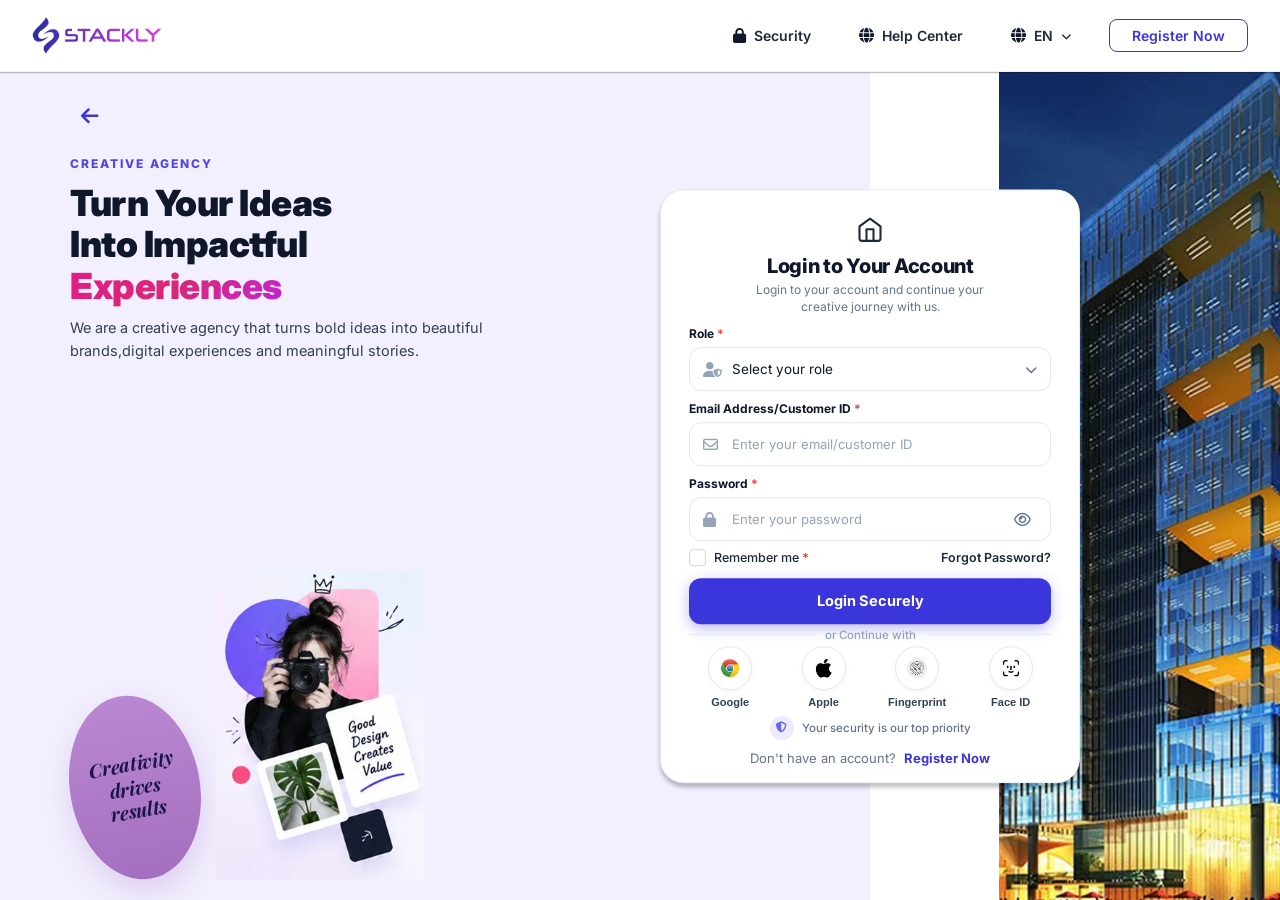
<file: pages/login.html>
<!doctype html>
<html lang="en">
  <head>
    <meta charset="UTF-8" />
    <meta name="viewport" content="width=device-width, initial-scale=1.0" />
    <title>Login - Stackly Creative Agency</title>

    <!-- Google Fonts: Inter & Playfair Display -->
    <link rel="preconnect" href="https://fonts.googleapis.com" />
    <link rel="preconnect" href="https://fonts.gstatic.com" crossorigin />
    <link
      href="https://fonts.googleapis.com/css2?family=Inter:wght@400;500;600;700;800;900&family=Playfair+Display:ital,wght@1,600;1,700&display=swap"
      rel="stylesheet"
    />

    <!-- FontAwesome 6 Latest -->
    <link
      rel="stylesheet"
      href="https://cdnjs.cloudflare.com/ajax/libs/font-awesome/6.5.2/css/all.min.css"
    />

    <!-- Custom Authentication Stylesheet -->
    <link rel="stylesheet" href="../assets/css/auth.css" />
  </head>
  <body class="auth-body">
    <!-- Top Authentication Navigation Bar -->
    <header class="auth-header-bar">
      <div class="auth-header-container">
        <!-- Brand Logo -->
        <a href="../index.html" class="auth-header-logo-link">
          <img
            src="../assets/images/stackly-logo.webp"
            alt="Stackly Logo"
            class="auth-header-logo-img"
          />
        </a>

        <!-- Header Nav Utility Items -->
        <div class="auth-header-nav-items">
          <a href="#" class="auth-header-item" title="Security Information">
            <i class="fa-solid fa-lock"></i>
            <span>Security</span>
          </a>
          <a href="#" class="auth-header-item" title="Help & Support Center">
            <i class="fa-solid fa-globe"></i>
            <span>Help Center</span>
          </a>
          <div class="auth-header-item" title="Language Selector">
            <i class="fa-solid fa-globe"></i>
            <span>EN</span>
            <i
              class="fa-solid fa-chevron-down ms-1"
              style="font-size: 10px"
            ></i>
          </div>

          <!-- Header Action: Don't have an account? Register Now -->
          <div class="auth-header-action">
            <a href="register.html" class="auth-header-btn">Register Now</a>
          </div>
        </div>
      </div>
    </header>

    <!-- Main Auth Hero Layout (Split Left & Right) -->
    <main class="auth-main-wrapper">
      <!-- Left Panel: Content, Typography & Creative Artwork -->
      <section class="auth-left-panel">
        <div>
          <!-- Back Button Navigation -->
          <div class="auth-back-button-wrapper">
            <a
              href="../index.html"
              class="auth-back-arrow"
              title="Return to Home"
            >
              <i class="fa-solid fa-arrow-left"></i>
            </a>
          </div>

          <!-- Hero Text Presentation -->
          <div class="auth-left-text-content">
            <span class="auth-agency-badge">CREATIVE AGENCY</span>
            <h1 class="auth-main-heading">
              Turn Your Ideas<br />
              Into Impactful<br />
              <span class="auth-gradient-text">Experiences</span>
            </h1>
            <p class="auth-sub-description">
              We are a creative agency that turns bold ideas into beautiful
              brands,digital experiences and meaningful stories.
            </p>
          </div>
        </div>

        <!-- Left Artwork Composition (Rotated Oval + Collage Image) -->
        <div class="auth-left-artwork-group">
          <!-- Rotated Oval Badge -->
          <div class="auth-creativity-oval">
            <span class="auth-oval-caption">
              Creativity<br />
              drives<br />
              results
            </span>
          </div>

          <!-- Creative Visual Collage Image -->
          <div class="auth-collage-image-box">
            <img
              src="../assets/images/auth/login-page-leftside-image.webp"
              alt="Creative Inspiration and Photography"
              class="auth-collage-image"
            />
          </div>
        </div>
      </section>

      <!-- Right Panel: Architecture Glass Skyscraper Background -->
      <section class="auth-right-panel" aria-hidden="true">
        <img
          src="../assets/images/auth/login-page-rightside-image.webp"
          alt="Modern Architecture"
          class="auth-right-building-img"
        />
      </section>

      <!-- Floating Centered Login Card -->
      <div class="auth-card-wrapper">
        <div class="auth-card">
          <!-- Top House/Pentagon Icon -->
          <div class="auth-card-header">
            <div class="auth-card-icon-bubble">
              <svg
                viewBox="0 0 24 24"
                fill="none"
                stroke="currentColor"
                stroke-width="1.8"
                stroke-linecap="round"
                stroke-linejoin="round"
              >
                <path
                  d="M3 9.5L12 3l9 6.5V20a2 2 0 0 1-2 2H5a2 2 0 0 1-2-2V9.5z"
                />
                <polyline points="9 22 9 12 15 12 15 22" />
              </svg>
            </div>
            <h2 class="auth-card-title">Login to Your Account</h2>
            <p class="auth-card-subtitle">
              Login to your account and continue your creative journey with us.
            </p>
          </div>

          <!-- Alert Container for Feedback & Validation Messages -->
          <div id="authAlertBox" class="auth-alert-box" role="alert"></div>

          <!-- Login Form -->
          <form id="loginForm" class="auth-form" novalidate>
            <!-- 1. Role Selection Field (Required) -->
            <div class="auth-field-group">
              <label for="authRole" class="auth-field-label">
                Role <span class="auth-required-marker">*</span>
              </label>
              <div class="auth-input-wrapper">
                <span class="auth-input-icon-left">
                  <i class="fa-solid fa-user-shield"></i>
                </span>
                <select
                  id="authRole"
                  name="role"
                  class="auth-form-control auth-select-control"
                  required
                >
                  <option value="" disabled selected>Select your role</option>
                  <option value="client">Client</option>
                  <option value="agency_admin">Agency Admin</option>
                  <option value="creative_designer">Creative Designer</option>
                  <option value="project_manager">Project Manager</option>
                  <option value="guest">Guest / Viewer</option>
                </select>
                <span class="auth-select-arrow">
                  <i class="fa-solid fa-chevron-down"></i>
                </span>
              </div>
              <span id="roleErrorMsg" class="auth-field-error-msg"></span>
            </div>

            <!-- 2. Email Address / Customer ID Field (Required) -->
            <div class="auth-field-group">
              <label for="authEmail" class="auth-field-label">
                Email Address/Customer ID
                <span class="auth-required-marker">*</span>
              </label>
              <div class="auth-input-wrapper">
                <span class="auth-input-icon-left">
                  <i class="fa-regular fa-envelope"></i>
                </span>
                <input
                  type="text"
                  id="authEmail"
                  name="email"
                  class="auth-form-control"
                  placeholder="Enter your email/customer ID"
                  required
                  autocomplete="username"
                />
              </div>
              <span id="emailErrorMsg" class="auth-field-error-msg"></span>
            </div>

            <!-- 3. Password Field with Weak Password Validation (Required) -->
            <div class="auth-field-group">
              <label for="authPassword" class="auth-field-label">
                Password <span class="auth-required-marker">*</span>
              </label>
              <div class="auth-input-wrapper">
                <span class="auth-input-icon-left">
                  <i class="fa-solid fa-lock"></i>
                </span>
                <input
                  type="password"
                  id="authPassword"
                  name="password"
                  class="auth-form-control"
                  placeholder="Enter your password"
                  required
                  autocomplete="current-password"
                />
                <button
                  type="button"
                  id="togglePasswordBtn"
                  class="auth-password-toggle-btn"
                  aria-label="Show password"
                >
                  <i id="pwdToggleIcon" class="fa-regular fa-eye"></i>
                </button>
              </div>

              <!-- Password Strength Meter (Dynamic on user typing) -->
              <div
                id="pwdStrengthWrap"
                class="pwd-strength-meter-wrap"
                style="display: none"
              >
                <div class="pwd-strength-bars">
                  <div class="strength-bar-seg"></div>
                  <div class="strength-bar-seg"></div>
                  <div class="strength-bar-seg"></div>
                  <div class="strength-bar-seg"></div>
                </div>
                <div class="pwd-strength-meta">
                  <span id="pwdStrengthBadge" class="pwd-strength-badge"></span>
                  <span
                    id="pwdStrengthHint"
                    class="pwd-strength-guidance"
                  ></span>
                </div>
              </div>
              <span id="passwordErrorMsg" class="auth-field-error-msg"></span>
            </div>

            <!-- 4. Remember Me Checkbox (Required) & Forgot Password Link -->
            <div class="auth-options-row">
              <label class="auth-checkbox-label" for="rememberMe">
                <input
                  type="checkbox"
                  id="rememberMe"
                  name="rememberMe"
                  class="auth-custom-checkbox"
                  required
                />
                <span
                  >Remember me <span class="auth-required-marker">*</span></span
                >
              </label>
              <a href="#" class="auth-forgot-link">Forgot Password?</a>
            </div>
            <span id="rememberErrorMsg" class="auth-field-error-msg"></span>

            <!-- Submit Primary Button -->
            <button type="submit" id="loginSubmitBtn" class="auth-submit-btn">
              Login Securely
            </button>
          </form>

          <!-- Divider: "or Continue with" -->
          <div class="auth-or-divider">
            <span>or Continue with</span>
          </div>

          <!-- Social / Biometric Authentication Grid -->
          <div class="auth-providers-grid">
            <!-- Google -->
            <button
              type="button"
              class="auth-provider-item"
              data-provider="Google"
            >
              <div class="auth-provider-btn">
                <img
                  src="../assets/images/auth/login-chrome.webp"
                  alt="Google"
                />
              </div>
              <span class="auth-provider-label">Google</span>
            </button>

            <!-- Apple -->
            <button
              type="button"
              class="auth-provider-item"
              data-provider="Apple"
            >
              <div class="auth-provider-btn">
                <img src="../assets/images/auth/login-apple.webp" alt="Apple" />
              </div>
              <span class="auth-provider-label">Apple</span>
            </button>

            <!-- Fingerprint -->
            <button
              type="button"
              class="auth-provider-item"
              data-provider="Fingerprint"
            >
              <div class="auth-provider-btn">
                <img
                  src="../assets/images/auth/login-fingerprint.webp"
                  alt="Fingerprint"
                />
              </div>
              <span class="auth-provider-label">Fingerprint</span>
            </button>

            <!-- Face ID -->
            <button
              type="button"
              class="auth-provider-item"
              data-provider="Face ID"
            >
              <div class="auth-provider-btn">
                <img
                  src="../assets/images/auth/login-scan.webp"
                  alt="Face ID"
                />
              </div>
              <span class="auth-provider-label">Face ID</span>
            </button>
          </div>

          <!-- Bottom Security Badge -->
          <div class="auth-security-badge-footer">
            <div class="auth-security-icon-circle">
              <i class="fa-solid fa-shield-halved"></i>
            </div>
            <p class="auth-security-badge-text">
              Your security is our top priority
            </p>
          </div>

          <!-- Bottom Form Redirect Link -->
          <div class="auth-form-redirect">
            Don't have an account?
            <a href="register.html" class="auth-link-bold">Register Now</a>
          </div>
        </div>
      </div>
    </main>

    <!-- Custom Authentication Logic -->
    <script src="../assets/js/auth.js"></script>
  </body>
</html>
</file>
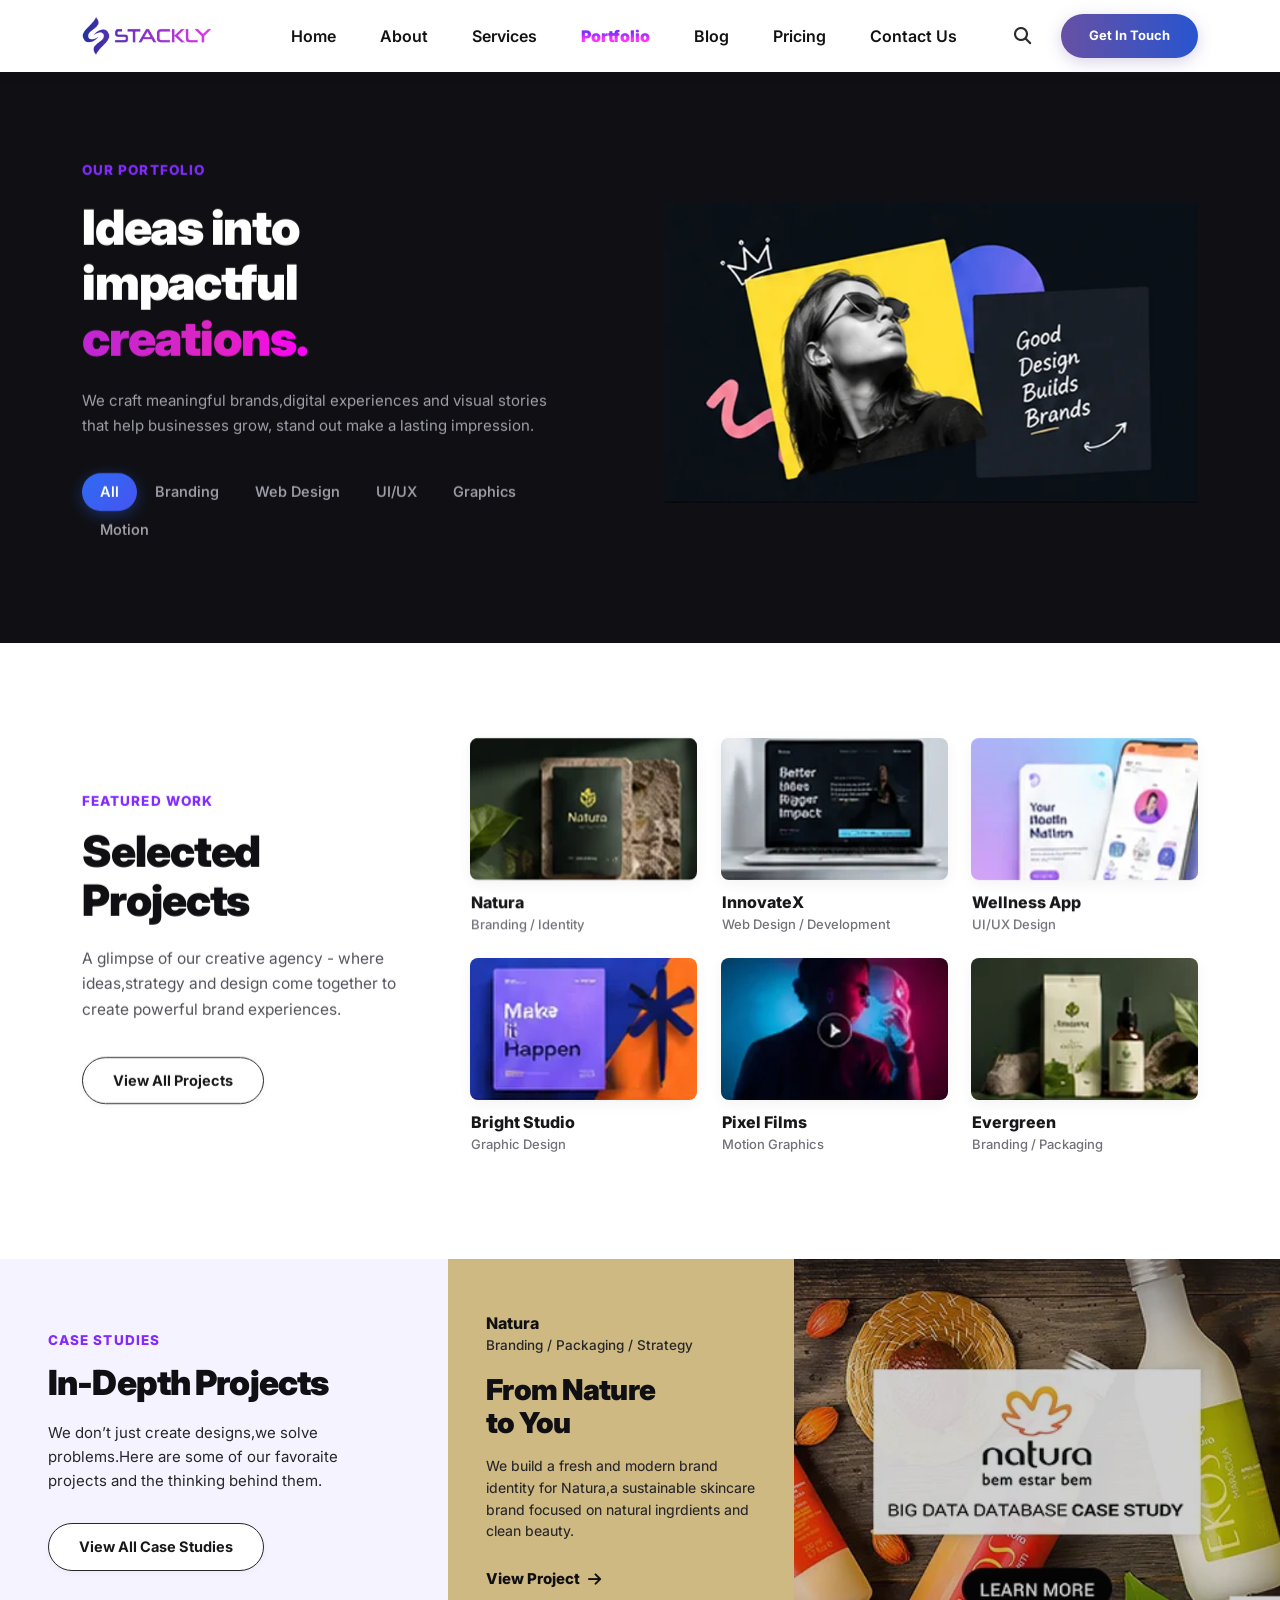
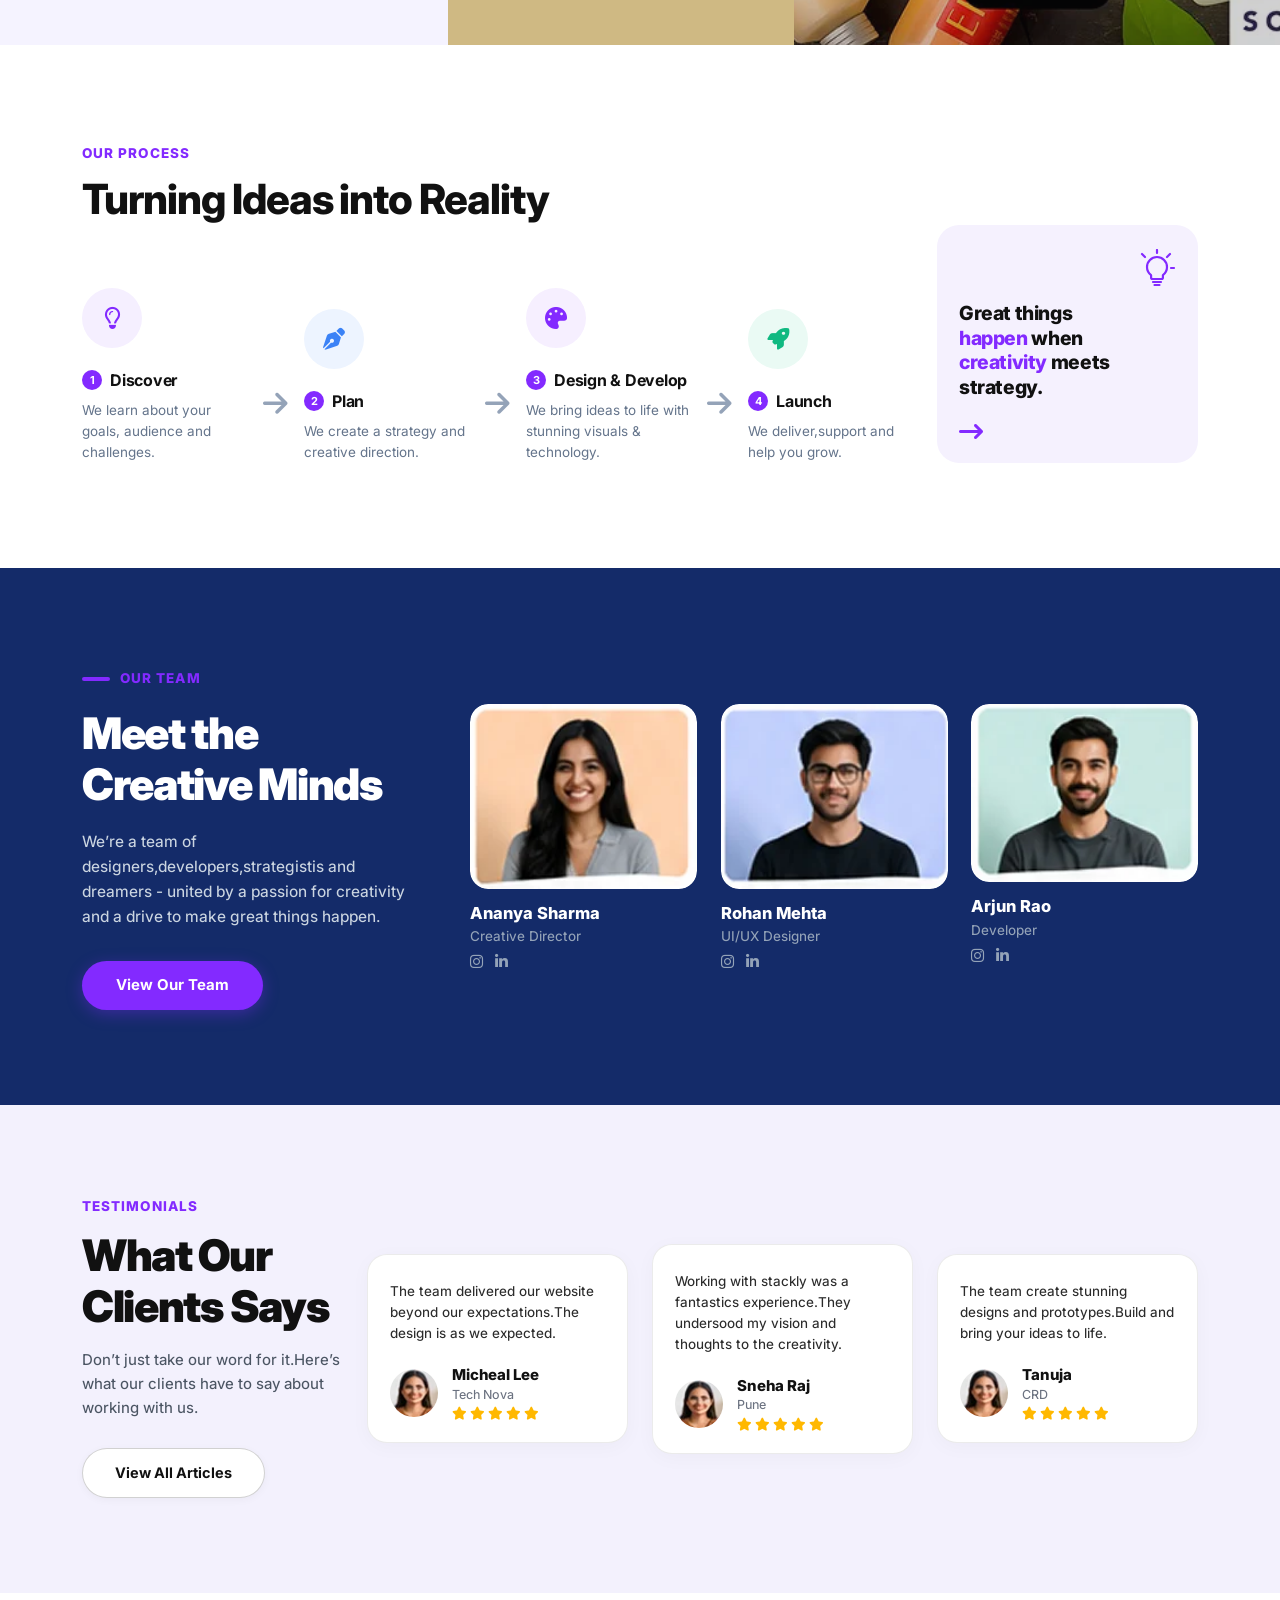
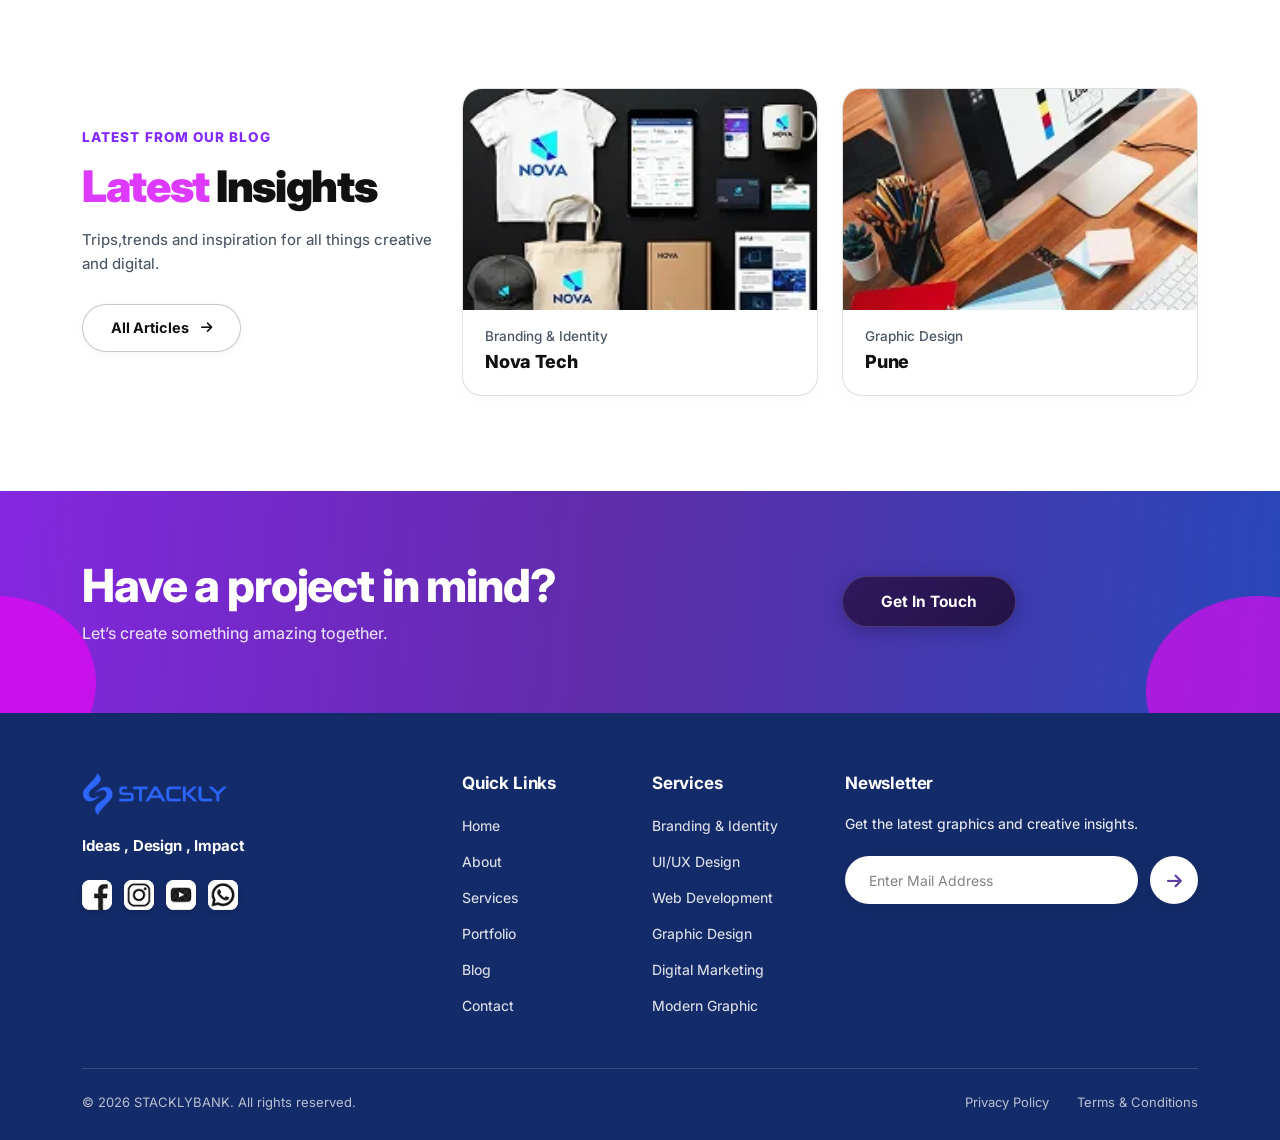
<file: pages/portfolio.html>
<!doctype html>
<html lang="en">
  <head>
    <meta charset="UTF-8" />
    <meta name="viewport" content="width=device-width, initial-scale=1.0" />
    <title>Portfolio - Stackly Creative Agency</title>

    <!-- Google Fonts: Inter -->
    <link rel="preconnect" href="https://fonts.googleapis.com" />
    <link rel="preconnect" href="https://fonts.gstatic.com" crossorigin />
    <link
      href="https://fonts.googleapis.com/css2?family=Inter:wght@400;500;600;700;800;900&display=swap"
      rel="stylesheet"
    />

    <!-- Bootstrap 5 CSS -->
    <link
      href="https://cdn.jsdelivr.net/npm/bootstrap@5.3.3/dist/css/bootstrap.min.css"
      rel="stylesheet"
    />

    <!-- FontAwesome 6 Latest -->
    <link
      rel="stylesheet"
      href="https://cdnjs.cloudflare.com/ajax/libs/font-awesome/6.5.2/css/all.min.css"
    />

    <!-- Custom CSS -->
    <link rel="stylesheet" href="../assets/css/styles.css" />
    <link rel="stylesheet" href="../assets/css/portfolio.css" />
  </head>
  <body data-page="portfolio" data-in-pages="true">
    <!-- Common Header Placeholder -->
    <div id="header-placeholder"></div>

    <!-- Main Content -->
    <main class="main-content">
      <!-- Portfolio Banner Section -->
      <section class="portfolio-banner-section">
        <div class="container">
          <div class="row align-items-center g-4 g-lg-5">
            <!-- Left Column: Content & Filter Navigation -->
            <div class="col-12 col-lg-6 portfolio-banner-left-col">
              <div
                class="portfolio-banner-content reveal"
                data-reveal="fade-right"
              >
                <!-- Subtitle / Badge -->
                <span class="portfolio-banner-subtitle">OUR PORTFOLIO</span>

                <!-- Main Heading -->
                <h1 class="portfolio-banner-title">
                  Ideas into<br />
                  impactful<br />
                  <span class="portfolio-title-highlight">creations.</span>
                </h1>

                <!-- Description -->
                <p class="portfolio-banner-desc">
                  We craft meaningful brands,digital experiences and visual
                  stories that help businesses grow, stand out make a lasting
                  impression.
                </p>

                <!-- Filter Navigation Pills -->
                <div class="portfolio-filter-nav" role="tablist">
                  <button
                    type="button"
                    class="portfolio-filter-btn active"
                    data-filter="all"
                  >
                    All
                  </button>
                  <button
                    type="button"
                    class="portfolio-filter-btn"
                    data-filter="branding"
                  >
                    Branding
                  </button>
                  <button
                    type="button"
                    class="portfolio-filter-btn"
                    data-filter="web-design"
                  >
                    Web Design
                  </button>
                  <button
                    type="button"
                    class="portfolio-filter-btn"
                    data-filter="ui-ux"
                  >
                    UI/UX
                  </button>
                  <button
                    type="button"
                    class="portfolio-filter-btn"
                    data-filter="graphics"
                  >
                    Graphics
                  </button>
                  <button
                    type="button"
                    class="portfolio-filter-btn"
                    data-filter="motion"
                  >
                    Motion
                  </button>
                </div>
              </div>
            </div>

            <!-- Right Column: Artwork Media -->
            <div class="col-12 col-lg-6 portfolio-banner-right-col">
              <div
                class="portfolio-banner-media-wrapper reveal"
                data-reveal="fade-left"
              >
                <img
                  src="../assets/images/portfolio/portfolio-banner-image.webp"
                  alt="Ideas into impactful creations - Portfolio Showcase"
                  class="portfolio-banner-img"
                />
              </div>
            </div>
          </div>
        </div>
      </section>

      <!-- Selected Projects Section -->
      <section class="portfolio-selected-section">
        <div class="container">
          <div class="row align-items-center g-4 g-xl-5">
            <!-- Left Column: Section Info -->
            <div class="col-12 col-lg-4 portfolio-selected-left-col">
              <div
                class="portfolio-selected-content reveal"
                data-reveal="fade-right"
              >
                <span class="portfolio-selected-badge">FEATURED WORK</span>
                <h2 class="portfolio-selected-title">Selected Projects</h2>
                <p class="portfolio-selected-desc">
                  A glimpse of our creative agency - where ideas,strategy and
                  design come together to create powerful brand experiences.
                </p>
                <div class="portfolio-selected-cta">
                  <a href="#" class="btn btn-selected-projects"
                    >View All Projects</a
                  >
                </div>
              </div>
            </div>

            <!-- Right Column: Projects 3x2 Grid -->
            <div class="col-12 col-lg-8 portfolio-selected-right-col">
              <div class="row g-3 g-md-4" data-reveal-stagger="100">
                <!-- Project 1: Natura -->
                <div
                  class="col-12 col-sm-6 col-md-4 portfolio-project-card-col reveal"
                  data-reveal="fade-up"
                  data-category="branding"
                >
                  <a href="#" class="portfolio-project-card">
                    <div class="portfolio-project-thumb">
                      <img
                        src="../assets/images/portfolio/portfolio-featured-wprk-img-1.webp"
                        alt="Natura - Branding & Identity"
                        class="portfolio-project-img"
                        loading="lazy"
                      />
                    </div>
                    <div class="portfolio-project-info">
                      <h3 class="portfolio-project-name">Natura</h3>
                      <p class="portfolio-project-category">
                        Branding / Identity
                      </p>
                    </div>
                  </a>
                </div>

                <!-- Project 2: InnovateX -->
                <div
                  class="col-12 col-sm-6 col-md-4 portfolio-project-card-col reveal"
                  data-reveal="fade-up"
                  data-category="web-design"
                >
                  <a href="#" class="portfolio-project-card">
                    <div class="portfolio-project-thumb">
                      <img
                        src="../assets/images/portfolio/portfolio-featured-wprk-img-2.webp"
                        alt="InnovateX - Web Design / Development"
                        class="portfolio-project-img"
                        loading="lazy"
                      />
                    </div>
                    <div class="portfolio-project-info">
                      <h3 class="portfolio-project-name">InnovateX</h3>
                      <p class="portfolio-project-category">
                        Web Design / Development
                      </p>
                    </div>
                  </a>
                </div>

                <!-- Project 3: Wellness App -->
                <div
                  class="col-12 col-sm-6 col-md-4 portfolio-project-card-col reveal"
                  data-reveal="fade-up"
                  data-category="ui-ux"
                >
                  <a href="#" class="portfolio-project-card">
                    <div class="portfolio-project-thumb">
                      <img
                        src="../assets/images/portfolio/portfolio-featured-wprk-img-3.webp"
                        alt="Wellness App - UI/UX Design"
                        class="portfolio-project-img"
                        loading="lazy"
                      />
                    </div>
                    <div class="portfolio-project-info">
                      <h3 class="portfolio-project-name">Wellness App</h3>
                      <p class="portfolio-project-category">UI/UX Design</p>
                    </div>
                  </a>
                </div>

                <!-- Project 4: Bright Studio -->
                <div
                  class="col-12 col-sm-6 col-md-4 portfolio-project-card-col reveal"
                  data-reveal="fade-up"
                  data-category="graphics"
                >
                  <a href="#" class="portfolio-project-card">
                    <div class="portfolio-project-thumb">
                      <img
                        src="../assets/images/portfolio/portfolio-featured-wprk-img-4.webp"
                        alt="Bright Studio - Graphic Design"
                        class="portfolio-project-img"
                        loading="lazy"
                      />
                    </div>
                    <div class="portfolio-project-info">
                      <h3 class="portfolio-project-name">Bright Studio</h3>
                      <p class="portfolio-project-category">Graphic Design</p>
                    </div>
                  </a>
                </div>

                <!-- Project 5: Pixel Films -->
                <div
                  class="col-12 col-sm-6 col-md-4 portfolio-project-card-col reveal"
                  data-reveal="fade-up"
                  data-category="motion"
                >
                  <a href="#" class="portfolio-project-card">
                    <div class="portfolio-project-thumb">
                      <img
                        src="../assets/images/portfolio/portfolio-featured-wprk-img-5.webp"
                        alt="Pixel Films - Motion Graphics"
                        class="portfolio-project-img"
                        loading="lazy"
                      />
                    </div>
                    <div class="portfolio-project-info">
                      <h3 class="portfolio-project-name">Pixel Films</h3>
                      <p class="portfolio-project-category">Motion Graphics</p>
                    </div>
                  </a>
                </div>

                <!-- Project 6: Evergreen -->
                <div
                  class="col-12 col-sm-6 col-md-4 portfolio-project-card-col reveal"
                  data-reveal="fade-up"
                  data-category="branding"
                >
                  <a href="#" class="portfolio-project-card">
                    <div class="portfolio-project-thumb">
                      <img
                        src="../assets/images/portfolio/portfolio-featured-wprk-img-6.webp"
                        alt="Evergreen - Branding / Packaging"
                        class="portfolio-project-img"
                        loading="lazy"
                      />
                    </div>
                    <div class="portfolio-project-info">
                      <h3 class="portfolio-project-name">Evergreen</h3>
                      <p class="portfolio-project-category">
                        Branding / Packaging
                      </p>
                    </div>
                  </a>
                </div>
              </div>
            </div>
          </div>
        </div>
      </section>

      <!-- Case Studies / In-Depth Projects Section -->
      <section class="portfolio-case-studies-section">
        <div class="container-fluid p-0">
          <div
            class="row g-0 align-items-stretch portfolio-case-studies-row"
            data-reveal-stagger="120"
          >
            <!-- Left Block: Case Studies Overview -->
            <div
              class="col-12 col-lg-4 portfolio-cs-overview-col reveal"
              data-reveal="fade-right"
            >
              <div class="portfolio-cs-overview-content">
                <span class="portfolio-cs-badge">CASE STUDIES</span>
                <h2 class="portfolio-cs-title">In-Depth Projects</h2>
                <p class="portfolio-cs-desc">
                  We don’t just create designs,we solve problems.Here are some
                  of our favoraite projects and the thinking behind them.
                </p>
                <div class="portfolio-cs-btn-wrapper">
                  <a href="#" class="btn btn-case-studies"
                    >View All Case Studies</a
                  >
                </div>
              </div>
            </div>

            <!-- Middle Block: Natura Project Spotlight -->
            <div
              class="col-12 col-md-6 col-lg-3 portfolio-cs-spotlight-col reveal"
              data-reveal="fade-up"
            >
              <div class="portfolio-cs-spotlight-content">
                <div class="portfolio-cs-brand-info">
                  <h3 class="portfolio-cs-brand-name">Natura</h3>
                  <p class="portfolio-cs-brand-tags">
                    Branding / Packaging / Strategy
                  </p>
                </div>
                <h4 class="portfolio-cs-project-title">
                  From Nature<br />to You
                </h4>
                <p class="portfolio-cs-project-desc">
                  We build a fresh and modern brand identity for Natura,a
                  sustainable skincare brand focused on natural ingrdients and
                  clean beauty.
                </p>
                <div class="portfolio-cs-project-link-wrapper">
                  <a href="#" class="portfolio-cs-project-link">
                    View Project <i class="fa-solid fa-arrow-right ms-2"></i>
                  </a>
                </div>
              </div>
            </div>

            <!-- Right Block: Natura Visual Showcase Media -->
            <div
              class="col-12 col-md-6 col-lg-5 portfolio-cs-media-col reveal"
              data-reveal="fade-left"
            >
              <div class="portfolio-cs-media-wrapper">
                <img
                  src="../assets/images/portfolio/portfolio-case-studies-img.webp"
                  alt="Natura - Big Data Database Case Study"
                  class="portfolio-cs-img"
                  loading="lazy"
                />
              </div>
            </div>
          </div>
        </div>
      </section>

      <!-- Our Process Section (Turning Ideas into Reality) -->
      <section class="portfolio-process-section">
        <div class="container">
          <!-- Section Header -->
          <div class="portfolio-process-header reveal" data-reveal="fade-up">
            <span class="portfolio-process-subtitle">OUR PROCESS</span>
            <h2 class="portfolio-process-title">Turning Ideas into Reality</h2>
          </div>

          <!-- Process Content Row: Steps Flow + Highlight Card -->
          <div class="portfolio-process-layout">
            <div class="row g-4 align-items-stretch">
              <!-- Left / Main: 4 Process Steps with Connectors -->
              <div class="col-12 col-xl-9 col-lg-8">
                <div class="process-steps-track" data-reveal-stagger="120">
                  <!-- Step 1: Discover -->
                  <div class="process-step-item reveal" data-reveal="fade-up">
                    <div class="process-step-icon-wrap icon-purple">
                      <i class="fa-regular fa-lightbulb"></i>
                    </div>
                    <div class="process-step-title-wrap">
                      <span class="process-step-badge">1</span>
                      <h3 class="process-step-title">Discover</h3>
                    </div>
                    <p class="process-step-desc">
                      We learn about your goals, audience and challenges.
                    </p>
                  </div>

                  <!-- Arrow Separator 1 -->
                  <div
                    class="process-step-divider reveal"
                    data-reveal="zoom-in"
                  >
                    <i class="fa-solid fa-arrow-right"></i>
                  </div>

                  <!-- Step 2: Plan -->
                  <div class="process-step-item reveal" data-reveal="fade-up">
                    <div class="process-step-icon-wrap icon-blue">
                      <i class="fa-solid fa-pen-nib"></i>
                    </div>
                    <div class="process-step-title-wrap">
                      <span class="process-step-badge">2</span>
                      <h3 class="process-step-title">Plan</h3>
                    </div>
                    <p class="process-step-desc">
                      We create a strategy and creative direction.
                    </p>
                  </div>

                  <!-- Arrow Separator 2 -->
                  <div
                    class="process-step-divider reveal"
                    data-reveal="zoom-in"
                  >
                    <i class="fa-solid fa-arrow-right"></i>
                  </div>

                  <!-- Step 3: Design & Develop -->
                  <div class="process-step-item reveal" data-reveal="fade-up">
                    <div class="process-step-icon-wrap icon-purple-alt">
                      <i class="fa-solid fa-palette"></i>
                    </div>
                    <div class="process-step-title-wrap">
                      <span class="process-step-badge">3</span>
                      <h3 class="process-step-title">Design &amp; Develop</h3>
                    </div>
                    <p class="process-step-desc">
                      We bring ideas to life with stunning visuals &amp;
                      technology.
                    </p>
                  </div>

                  <!-- Arrow Separator 3 -->
                  <div
                    class="process-step-divider reveal"
                    data-reveal="zoom-in"
                  >
                    <i class="fa-solid fa-arrow-right"></i>
                  </div>

                  <!-- Step 4: Launch -->
                  <div class="process-step-item reveal" data-reveal="fade-up">
                    <div class="process-step-icon-wrap icon-green">
                      <i class="fa-solid fa-rocket"></i>
                    </div>
                    <div class="process-step-title-wrap">
                      <span class="process-step-badge">4</span>
                      <h3 class="process-step-title">Launch</h3>
                    </div>
                    <p class="process-step-desc">
                      We deliver,support and help you grow.
                    </p>
                  </div>
                </div>
              </div>

              <!-- Right: Highlight Quote Card -->
              <div class="col-12 col-xl-3 col-lg-4">
                <div class="process-quote-card reveal" data-reveal="fade-left">
                  <!-- Decorative radiant bulb top right -->
                  <div class="quote-card-header text-end">
                    <svg
                      class="quote-bulb-svg"
                      width="38"
                      height="38"
                      viewBox="0 0 38 38"
                      fill="none"
                      xmlns="http://www.w3.org/2000/svg"
                      aria-hidden="true"
                    >
                      <path
                        d="M7 8L4 5M19 4V1M29 8L32 5M33 19H36"
                        stroke="#832aff"
                        stroke-width="2.2"
                        stroke-linecap="round"
                      />
                      <path
                        d="M19 8C13.477 8 9 12.477 9 18C9 21.313 10.61 24.25 13.09 26.068V28.5C13.09 29.328 13.762 30 14.59 30H23.41C24.238 30 24.91 29.328 24.91 28.5V26.068C27.39 24.25 29 21.313 29 18C29 12.477 24.523 8 19 8Z"
                        stroke="#832aff"
                        stroke-width="2.2"
                        stroke-linecap="round"
                        stroke-linejoin="round"
                      />
                      <path
                        d="M15 33H23M16.5 36H21.5"
                        stroke="#832aff"
                        stroke-width="2.2"
                        stroke-linecap="round"
                      />
                    </svg>
                  </div>
                  <!-- Main Quote -->
                  <div class="quote-card-body">
                    <h3 class="quote-card-heading">
                      Great things<br />
                      <span class="purple-highlight">happen</span> when<br />
                      <span class="purple-highlight">creativity</span>
                      meets<br />
                      strategy.
                    </h3>
                  </div>
                  <!-- Arrow at bottom left -->
                  <div class="quote-card-footer">
                    <i
                      class="fa-solid fa-arrow-right-long quote-arrow-icon"
                    ></i>
                  </div>
                </div>
              </div>
            </div>
          </div>
        </div>
      </section>

      <!-- Our Team Section (Meet the Creative Minds) -->
      <section class="portfolio-team-section">
        <div class="container">
          <div class="row align-items-center g-4 g-xl-5">
            <!-- Left Column: Content -->
            <div class="col-12 col-lg-4">
              <div
                class="portfolio-team-content reveal"
                data-reveal="fade-right"
              >
                <!-- Badge / Subtitle -->
                <div class="portfolio-team-badge">
                  <span class="badge-line"></span>
                  <span class="badge-text">OUR TEAM</span>
                </div>

                <!-- Main Heading -->
                <h2 class="portfolio-team-title">Meet the Creative Minds</h2>

                <!-- Description -->
                <p class="portfolio-team-desc">
                  We’re a team of designers,developers,strategistis and dreamers
                  - united by a passion for creativity and a drive to make great
                  things happen.
                </p>

                <!-- CTA Button -->
                <div class="portfolio-team-cta">
                  <a href="#" class="btn btn-portfolio-team">
                    <span>View Our Team</span>
                  </a>
                </div>
              </div>
            </div>

            <!-- Right Column: Team Members Cards Grid -->
            <div class="col-12 col-lg-8">
              <div
                class="row g-3 g-sm-4 justify-content-center"
                data-reveal-stagger="100"
              >
                <!-- Member 1: Ananya Sharma -->
                <div class="col-12 col-sm-4 reveal" data-reveal="fade-up">
                  <div class="portfolio-team-card">
                    <div class="portfolio-team-img-wrapper">
                      <img
                        src="../assets/images/about/about-our-team-person-1.webp"
                        alt="Ananya Sharma - Creative Director"
                        class="portfolio-team-img"
                      />
                    </div>
                    <div class="portfolio-team-info">
                      <h4 class="portfolio-team-name">Ananya Sharma</h4>
                      <p class="portfolio-team-role">Creative Director</p>
                      <div class="portfolio-team-socials">
                        <a
                          href="#"
                          class="portfolio-team-social-link"
                          aria-label="Instagram"
                        >
                          <i class="fa-brands fa-instagram"></i>
                        </a>
                        <a
                          href="#"
                          class="portfolio-team-social-link"
                          aria-label="LinkedIn"
                        >
                          <i class="fa-brands fa-linkedin-in"></i>
                        </a>
                      </div>
                    </div>
                  </div>
                </div>

                <!-- Member 2: Rohan Mehta -->
                <div class="col-12 col-sm-4 reveal" data-reveal="fade-up">
                  <div class="portfolio-team-card">
                    <div class="portfolio-team-img-wrapper">
                      <img
                        src="../assets/images/about/about-our-team-person-2.webp"
                        alt="Rohan Mehta - UI/UX Designer"
                        class="portfolio-team-img"
                      />
                    </div>
                    <div class="portfolio-team-info">
                      <h4 class="portfolio-team-name">Rohan Mehta</h4>
                      <p class="portfolio-team-role">UI/UX Designer</p>
                      <div class="portfolio-team-socials">
                        <a
                          href="#"
                          class="portfolio-team-social-link"
                          aria-label="Instagram"
                        >
                          <i class="fa-brands fa-instagram"></i>
                        </a>
                        <a
                          href="#"
                          class="portfolio-team-social-link"
                          aria-label="LinkedIn"
                        >
                          <i class="fa-brands fa-linkedin-in"></i>
                        </a>
                      </div>
                    </div>
                  </div>
                </div>

                <!-- Member 3: Arjun Rao -->
                <div class="col-12 col-sm-4 reveal" data-reveal="fade-up">
                  <div class="portfolio-team-card">
                    <div class="portfolio-team-img-wrapper">
                      <img
                        src="../assets/images/about/about-our-team-person-3.webp"
                        alt="Arjun Rao - Developer"
                        class="portfolio-team-img"
                      />
                    </div>
                    <div class="portfolio-team-info">
                      <h4 class="portfolio-team-name">Arjun Rao</h4>
                      <p class="portfolio-team-role">Developer</p>
                      <div class="portfolio-team-socials">
                        <a
                          href="#"
                          class="portfolio-team-social-link"
                          aria-label="Instagram"
                        >
                          <i class="fa-brands fa-instagram"></i>
                        </a>
                        <a
                          href="#"
                          class="portfolio-team-social-link"
                          aria-label="LinkedIn"
                        >
                          <i class="fa-brands fa-linkedin-in"></i>
                        </a>
                      </div>
                    </div>
                  </div>
                </div>
              </div>
            </div>
          </div>
        </div>
      </section>

      <!-- Testimonials Section (What Our Clients Says) -->
      <section class="portfolio-testimonials-section">
        <div class="container">
          <div class="row g-4 align-items-center" data-reveal-stagger="100">
            <!-- Left Info Column -->
            <div class="col-12 col-lg-3">
              <div
                class="portfolio-testimonials-content reveal"
                data-reveal="fade-right"
              >
                <span class="portfolio-testimonials-subtitle"
                  >TESTIMONIALS</span
                >
                <h2 class="portfolio-testimonials-title">
                  What Our Clients Says
                </h2>
                <p class="portfolio-testimonials-desc">
                  Don’t just take our word for it.Here’s what our clients have
                  to say about working with us.
                </p>
                <a href="#" class="btn btn-portfolio-testimonials">
                  <span>View All Articles</span>
                </a>
              </div>
            </div>

            <!-- Card 1: Micheal Lee -->
            <div class="col-12 col-sm-6 col-md-4 col-lg-3">
              <div
                class="portfolio-testimonial-card reveal"
                data-reveal="fade-up"
              >
                <p class="portfolio-testimonial-text">
                  The team delivered our website beyond our expectations.The
                  design is as we expected.
                </p>
                <div class="portfolio-testimonial-author">
                  <img
                    src="../assets/images/home/home-testimonial-img.webp"
                    alt="Micheal Lee"
                    class="portfolio-testimonial-avatar"
                  />
                  <div class="portfolio-testimonial-author-info">
                    <h3 class="portfolio-testimonial-author-name">
                      Micheal Lee
                    </h3>
                    <span class="portfolio-testimonial-author-role"
                      >Tech Nova</span
                    >
                    <div class="portfolio-testimonial-rating">
                      <i class="fa-solid fa-star"></i>
                      <i class="fa-solid fa-star"></i>
                      <i class="fa-solid fa-star"></i>
                      <i class="fa-solid fa-star"></i>
                      <i class="fa-solid fa-star"></i>
                    </div>
                  </div>
                </div>
              </div>
            </div>

            <!-- Card 2: Sneha Raj -->
            <div class="col-12 col-sm-6 col-md-4 col-lg-3">
              <div
                class="portfolio-testimonial-card reveal"
                data-reveal="fade-up"
              >
                <p class="portfolio-testimonial-text">
                  Working with stackly was a fantastics experience.They
                  undersood my vision and thoughts to the creativity.
                </p>
                <div class="portfolio-testimonial-author">
                  <img
                    src="../assets/images/home/home-testimonial-img.webp"
                    alt="Sneha Raj"
                    class="portfolio-testimonial-avatar"
                  />
                  <div class="portfolio-testimonial-author-info">
                    <h3 class="portfolio-testimonial-author-name">Sneha Raj</h3>
                    <span class="portfolio-testimonial-author-role">Pune</span>
                    <div class="portfolio-testimonial-rating">
                      <i class="fa-solid fa-star"></i>
                      <i class="fa-solid fa-star"></i>
                      <i class="fa-solid fa-star"></i>
                      <i class="fa-solid fa-star"></i>
                      <i class="fa-solid fa-star"></i>
                    </div>
                  </div>
                </div>
              </div>
            </div>

            <!-- Card 3: Tanuja -->
            <div class="col-12 col-sm-6 col-md-4 col-lg-3">
              <div
                class="portfolio-testimonial-card reveal"
                data-reveal="fade-up"
              >
                <p class="portfolio-testimonial-text">
                  The team create stunning designs and prototypes.Build and
                  bring your ideas to life.
                </p>
                <div class="portfolio-testimonial-author">
                  <img
                    src="../assets/images/home/home-testimonial-img.webp"
                    alt="Tanuja"
                    class="portfolio-testimonial-avatar"
                  />
                  <div class="portfolio-testimonial-author-info">
                    <h3 class="portfolio-testimonial-author-name">Tanuja</h3>
                    <span class="portfolio-testimonial-author-role">CRD</span>
                    <div class="portfolio-testimonial-rating">
                      <i class="fa-solid fa-star"></i>
                      <i class="fa-solid fa-star"></i>
                      <i class="fa-solid fa-star"></i>
                      <i class="fa-solid fa-star"></i>
                      <i class="fa-solid fa-star"></i>
                    </div>
                  </div>
                </div>
              </div>
            </div>
          </div>
        </div>
      </section>

      <!-- Latest Insights / Blog Section -->
      <section class="portfolio-blog-section">
        <div class="container">
          <div class="row g-4 align-items-center">
            <!-- Left Info Column -->
            <div class="col-12 col-lg-4">
              <div
                class="portfolio-blog-content reveal"
                data-reveal="fade-right"
              >
                <span class="portfolio-blog-subtitle"
                  >LATEST FROM OUR BLOG</span
                >
                <h2 class="portfolio-blog-title">
                  <span class="portfolio-blog-highlight">Latest</span> Insights
                </h2>
                <p class="portfolio-blog-desc">
                  Trips,trends and inspiration for all things creative and
                  digital.
                </p>
                <a href="#" class="btn btn-portfolio-blog">
                  <span>All Articles</span>
                  <i class="fa-solid fa-arrow-right"></i>
                </a>
              </div>
            </div>

            <!-- Right Column: Blog Cards Grid -->
            <div class="col-12 col-lg-8">
              <div
                class="row g-4 justify-content-center"
                data-reveal-stagger="120"
              >
                <!-- Card 1: Nova Tech -->
                <div class="col-12 col-sm-6 reveal" data-reveal="fade-up">
                  <a href="#" class="portfolio-blog-card-link">
                    <div class="portfolio-blog-card">
                      <div class="portfolio-blog-img-wrapper">
                        <img
                          src="../assets/images/home/home-our-blog-1.webp"
                          alt="Nova Tech - Branding & Identity"
                          class="portfolio-blog-img"
                        />
                      </div>
                      <div class="portfolio-blog-card-body">
                        <span class="portfolio-blog-category"
                          >Branding &amp; Identity</span
                        >
                        <h3 class="portfolio-blog-card-title">Nova Tech</h3>
                      </div>
                    </div>
                  </a>
                </div>

                <!-- Card 2: Pune -->
                <div class="col-12 col-sm-6 reveal" data-reveal="fade-up">
                  <a href="#" class="portfolio-blog-card-link">
                    <div class="portfolio-blog-card">
                      <div class="portfolio-blog-img-wrapper">
                        <img
                          src="../assets/images/home/home-our-blog-2.webp"
                          alt="Graphic Design - Pune"
                          class="portfolio-blog-img"
                        />
                      </div>
                      <div class="portfolio-blog-card-body">
                        <span class="portfolio-blog-category"
                          >Graphic Design</span
                        >
                        <h3 class="portfolio-blog-card-title">Pune</h3>
                      </div>
                    </div>
                  </a>
                </div>
              </div>
            </div>
          </div>
        </div>
      </section>

      <!-- Have a Project in Mind / CTA Section -->
      <section class="portfolio-cta-section">
        <img
          src="../assets/images/about/about-ellipse-1.webp"
          alt=""
          class="portfolio-cta-ellipse portfolio-cta-ellipse-left"
          aria-hidden="true"
        />
        <img
          src="../assets/images/about/about-ellipse-2.webp"
          alt=""
          class="portfolio-cta-ellipse portfolio-cta-ellipse-right"
          aria-hidden="true"
        />
        <div class="container">
          <div class="row align-items-center justify-content-between gy-4">
            <!-- Left Column: Heading & Description -->
            <div class="col-12 col-md-8 col-lg-7">
              <div
                class="portfolio-cta-content reveal"
                data-reveal="fade-right"
              >
                <h2 class="portfolio-cta-title">Have a project in mind?</h2>
                <p class="portfolio-cta-desc">
                  Let’s create something amazing together.
                </p>
              </div>
            </div>

            <!-- Right Column: CTA Button -->
            <div
              class="col-12 col-md-4 col-lg-4 text-start reveal"
              data-reveal="fade-left"
            >
              <a href="#" class="btn btn-portfolio-cta"> Get In Touch </a>
            </div>
          </div>
        </div>
      </section>
    </main>

    <!-- Common Footer Placeholder -->
    <div id="footer-placeholder"></div>

    <!-- Bootstrap 5 JS Bundle -->
    <script src="https://cdn.jsdelivr.net/npm/bootstrap@5.3.3/dist/js/bootstrap.bundle.min.js"></script>

    <!-- Custom JS -->
    <script src="../assets/js/script.js"></script>
  </body>
</html>
</file>
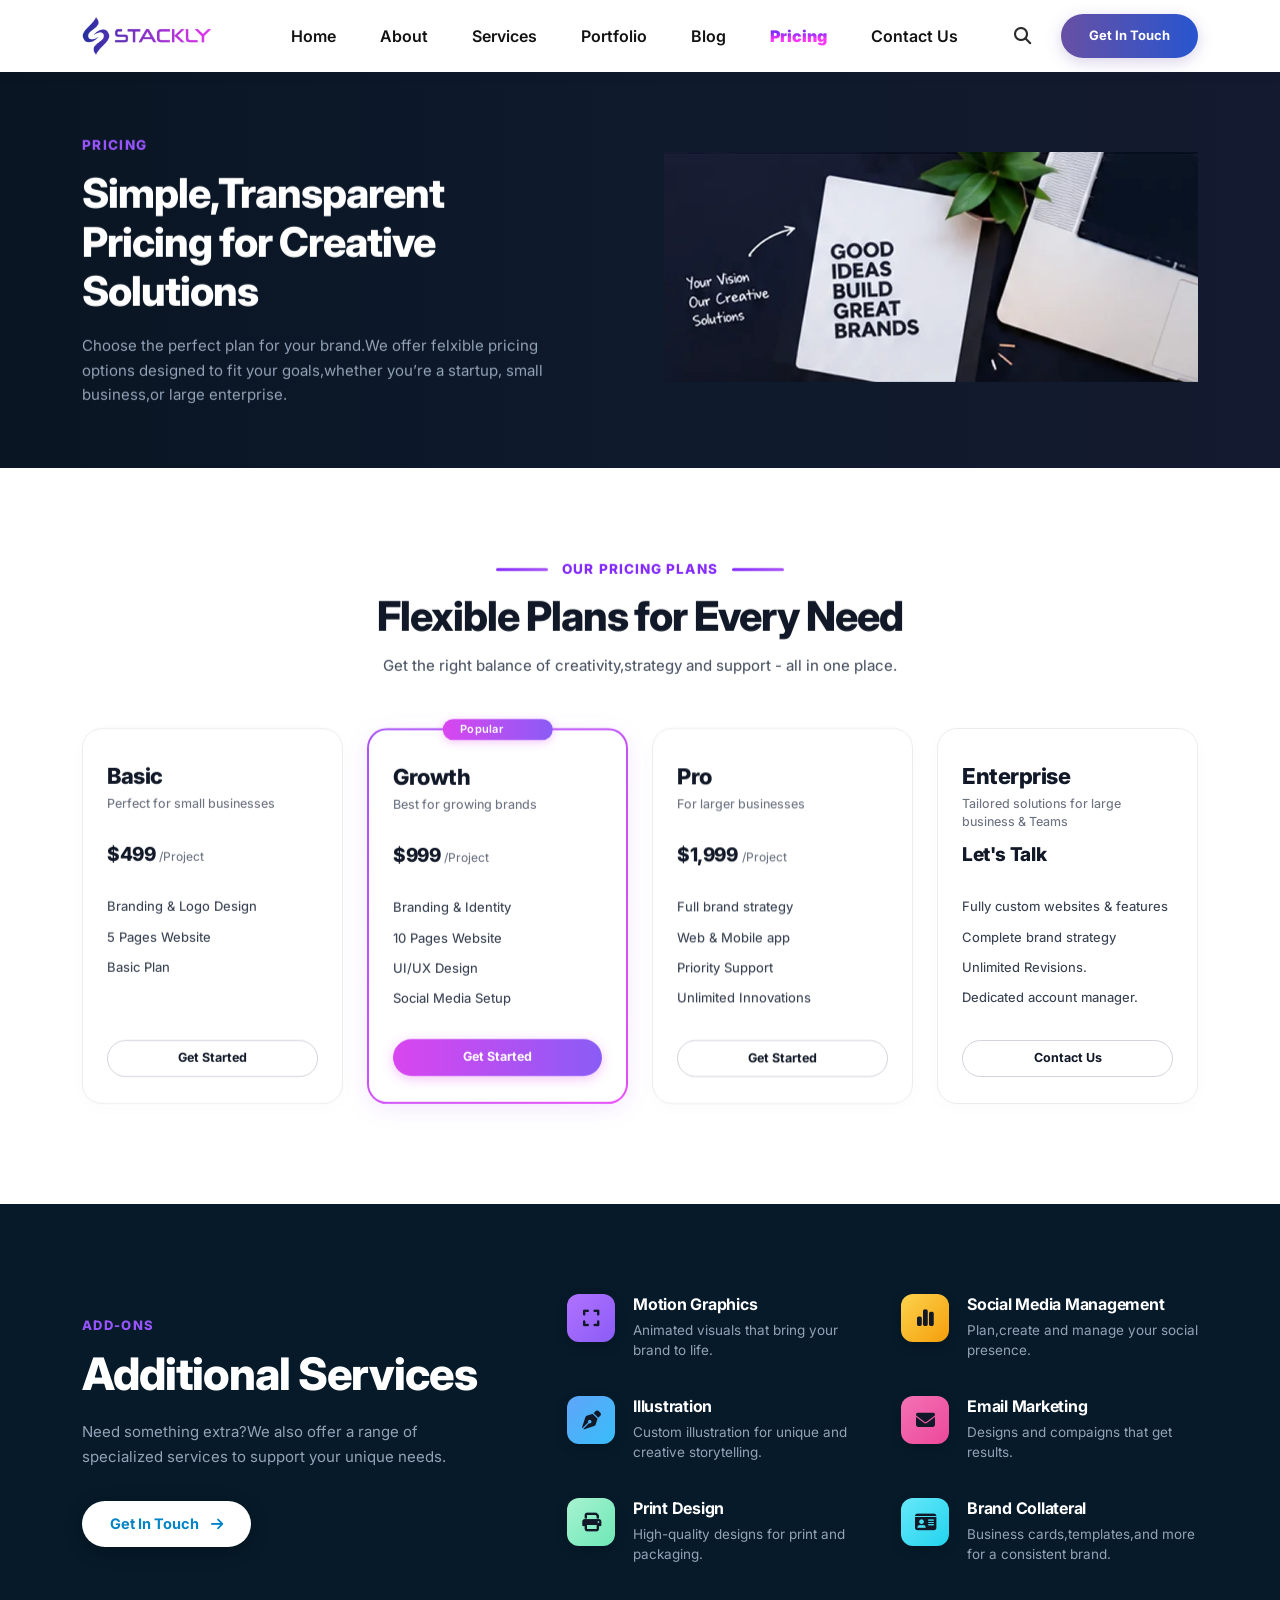
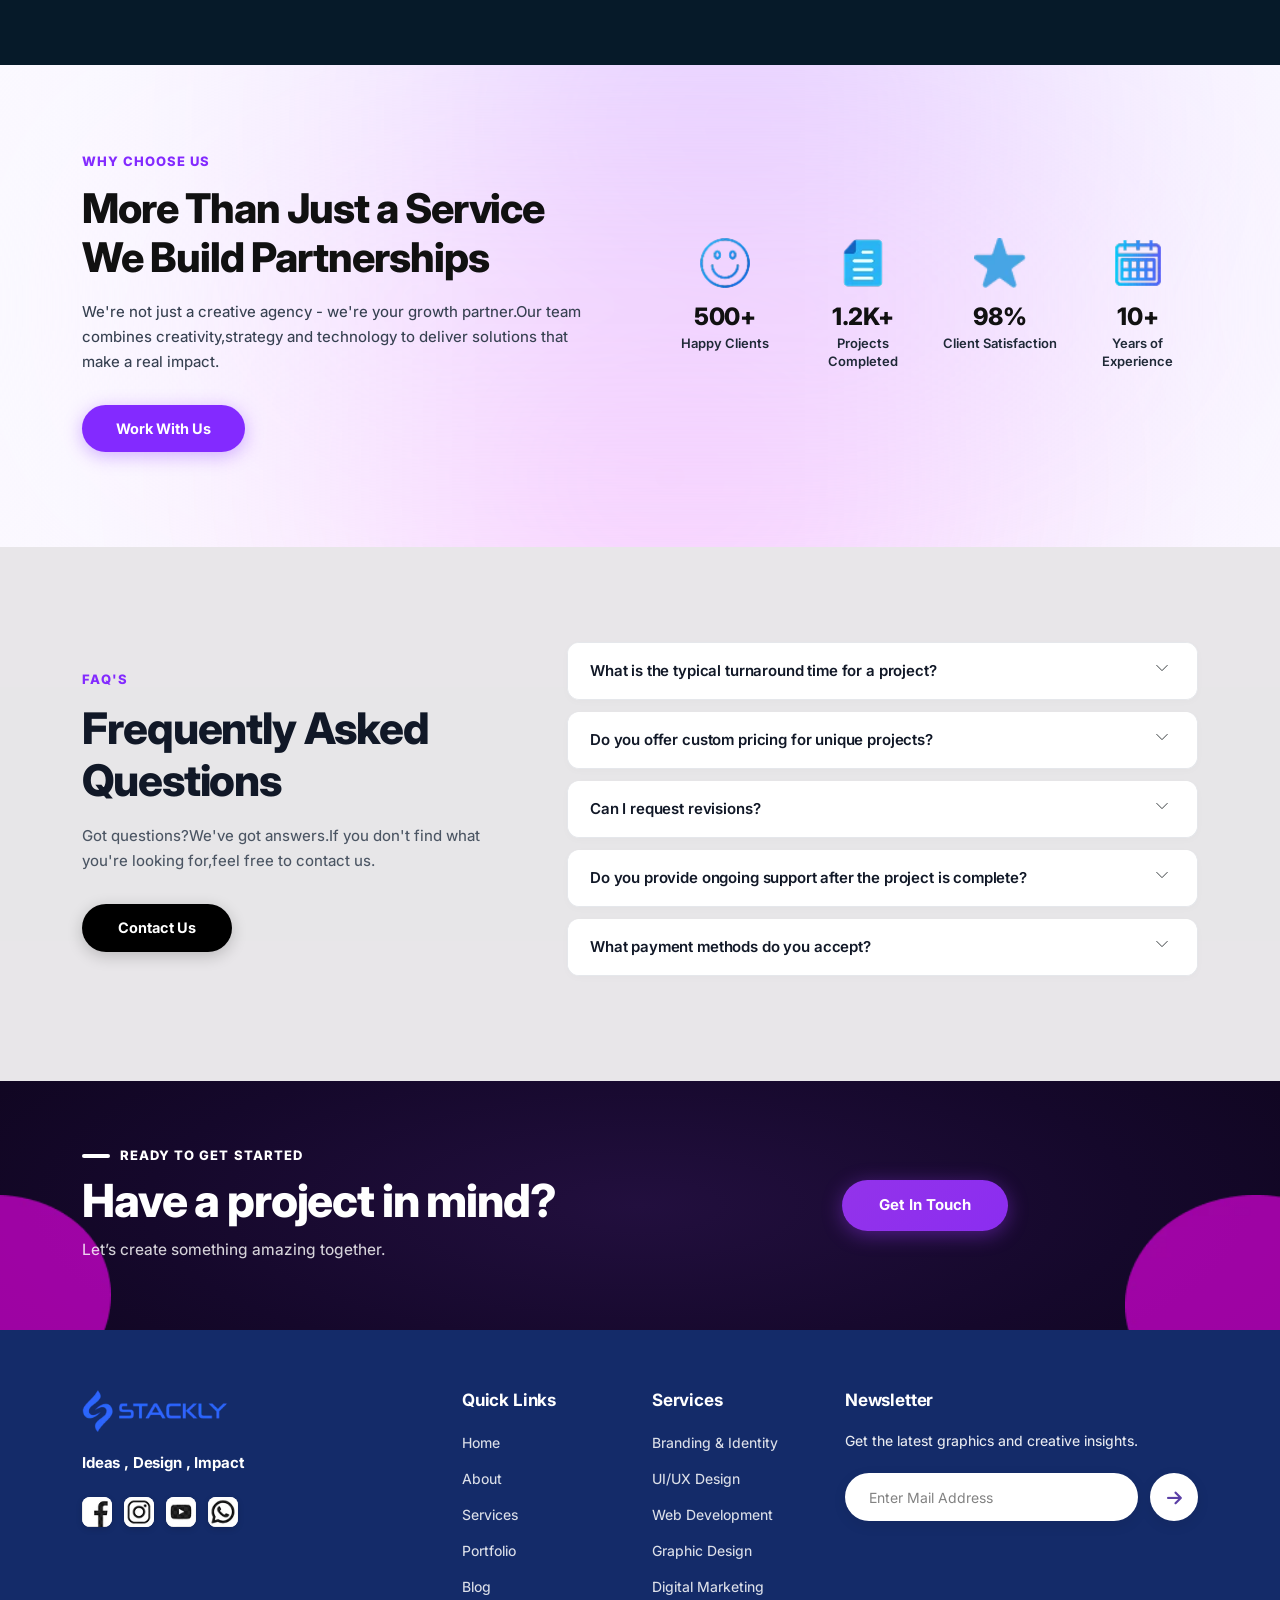
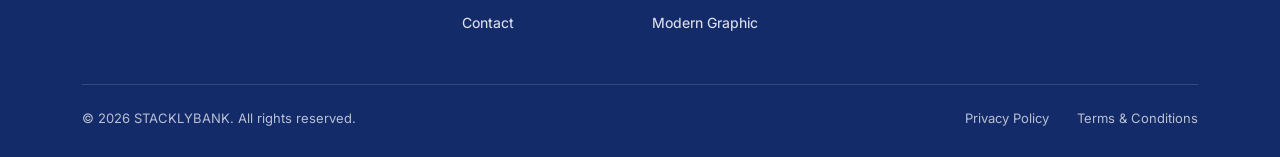
<file: pages/pricing.html>
<!doctype html>
<html lang="en">
  <head>
    <meta charset="UTF-8" />
    <meta name="viewport" content="width=device-width, initial-scale=1.0" />
    <title>Pricing - Stackly Creative Agency</title>

    <!-- Google Fonts: Inter -->
    <link rel="preconnect" href="https://fonts.googleapis.com" />
    <link rel="preconnect" href="https://fonts.gstatic.com" crossorigin />
    <link
      href="https://fonts.googleapis.com/css2?family=Inter:wght@400;500;600;700;800;900&display=swap"
      rel="stylesheet"
    />

    <!-- Bootstrap 5 CSS -->
    <link
      href="https://cdn.jsdelivr.net/npm/bootstrap@5.3.3/dist/css/bootstrap.min.css"
      rel="stylesheet"
    />

    <!-- FontAwesome 6 Latest -->
    <link
      rel="stylesheet"
      href="https://cdnjs.cloudflare.com/ajax/libs/font-awesome/6.5.2/css/all.min.css"
    />

    <!-- Custom CSS -->
    <link rel="stylesheet" href="../assets/css/styles.css" />
    <link rel="stylesheet" href="../assets/css/pricing.css" />
  </head>
  <body data-page="pricing" data-in-pages="true">
    <!-- Common Header Placeholder -->
    <div id="header-placeholder"></div>

    <!-- Main Content -->
    <main class="main-content">
      <!-- Pricing Banner Section -->
      <section class="pricing-banner-section">
        <div class="container">
          <div class="row align-items-center g-4 g-lg-5">
            <!-- Left Column Content -->
            <div class="col-12 col-lg-6 pricing-banner-left-col">
              <div
                class="pricing-banner-content reveal"
                data-reveal="fade-right"
              >
                <span class="pricing-banner-badge">PRICING</span>
                <h1 class="pricing-banner-title">
                  Simple,Transparent<br />
                  Pricing for Creative Solutions
                </h1>
                <p class="pricing-banner-desc">
                  Choose the perfect plan for your brand.We offer felxible
                  pricing options designed to fit your goals,whether you’re a
                  startup, small business,or large enterprise.
                </p>
              </div>
            </div>

            <!-- Right Column Image -->
            <div
              class="col-12 col-lg-6 pricing-banner-right-col text-center text-lg-end"
            >
              <div
                class="pricing-banner-image-wrapper reveal"
                data-reveal="fade-left"
              >
                <img
                  src="../assets/images/pricing/pricing-banner-image.webp"
                  alt="Simple, Transparent Pricing for Creative Solutions"
                  class="img-fluid pricing-banner-img"
                />
              </div>
            </div>
          </div>
        </div>
      </section>

      <!-- Pricing Plans Section -->
      <section class="pricing-plans-section">
        <div class="container">
          <!-- Section Header -->
          <div class="pricing-header text-center reveal" data-reveal="fade-up">
            <div class="pricing-tag-wrapper">
              <span class="pricing-tag-line"></span>
              <span class="pricing-tag-text">OUR PRICING PLANS</span>
              <span class="pricing-tag-line"></span>
            </div>
            <h2 class="pricing-main-heading">Flexible Plans for Every Need</h2>
            <p class="pricing-sub-heading">
              Get the right balance of creativity,strategy and support - all in
              one place.
            </p>
          </div>

          <!-- Pricing Cards Grid -->
          <div class="row g-4 justify-content-center" data-reveal-stagger="100">
            <!-- Card 1: Basic -->
            <div class="col-12 col-sm-6 col-lg-3 reveal" data-reveal="fade-up">
              <div class="pricing-card">
                <div class="pricing-card-header">
                  <h3 class="pricing-plan-name">Basic</h3>
                  <p class="pricing-plan-desc">Perfect for small businesses</p>
                </div>
                <div class="pricing-card-price">
                  <span class="price-val">$499</span>
                  <span class="price-period">/Project</span>
                </div>
                <ul class="pricing-features">
                  <li>Branding &amp; Logo Design</li>
                  <li>5 Pages Website</li>
                  <li>Basic Plan</li>
                </ul>
                <div class="pricing-card-footer">
                  <a href="#" class="btn btn-pricing-outline">Get Started</a>
                </div>
              </div>
            </div>

            <!-- Card 2: Growth (Popular) -->
            <div class="col-12 col-sm-6 col-lg-3 reveal" data-reveal="fade-up">
              <div class="pricing-card popular">
                <span class="pricing-popular-badge">Popular</span>
                <div class="pricing-card-header">
                  <h3 class="pricing-plan-name">Growth</h3>
                  <p class="pricing-plan-desc">Best for growing brands</p>
                </div>
                <div class="pricing-card-price">
                  <span class="price-val">$999</span>
                  <span class="price-period">/Project</span>
                </div>
                <ul class="pricing-features">
                  <li>Branding &amp; Identity</li>
                  <li>10 Pages Website</li>
                  <li>UI/UX Design</li>
                  <li>Social Media Setup</li>
                </ul>
                <div class="pricing-card-footer">
                  <a href="#" class="btn btn-pricing-popular">Get Started</a>
                </div>
              </div>
            </div>

            <!-- Card 3: Pro -->
            <div class="col-12 col-sm-6 col-lg-3 reveal" data-reveal="fade-up">
              <div class="pricing-card">
                <div class="pricing-card-header">
                  <h3 class="pricing-plan-name">Pro</h3>
                  <p class="pricing-plan-desc">For larger businesses</p>
                </div>
                <div class="pricing-card-price">
                  <span class="price-val">$1,999</span>
                  <span class="price-period">/Project</span>
                </div>
                <ul class="pricing-features">
                  <li>Full brand strategy</li>
                  <li>Web &amp; Mobile app</li>
                  <li>Priority Support</li>
                  <li>Unlimited Innovations</li>
                </ul>
                <div class="pricing-card-footer">
                  <a href="#" class="btn btn-pricing-outline">Get Started</a>
                </div>
              </div>
            </div>

            <!-- Card 4: Enterprise -->
            <div class="col-12 col-sm-6 col-lg-3 reveal" data-reveal="fade-up">
              <div class="pricing-card">
                <div class="pricing-card-header">
                  <h3 class="pricing-plan-name">Enterprise</h3>
                  <p class="pricing-plan-desc">
                    Tailored solutions for large business &amp; Teams
                  </p>
                </div>
                <div class="pricing-card-price">
                  <span class="price-val">Let's Talk</span>
                </div>
                <ul class="pricing-features">
                  <li>Fully custom websites &amp; features</li>
                  <li>Complete brand strategy</li>
                  <li>Unlimited Revisions.</li>
                  <li>Dedicated account manager.</li>
                </ul>
                <div class="pricing-card-footer">
                  <a href="#" class="btn btn-pricing-outline">Contact Us</a>
                </div>
              </div>
            </div>
          </div>
        </div>
      </section>

      <!-- Additional Services Section -->
      <section class="additional-services-section">
        <div class="container">
          <div class="row align-items-center g-4 g-lg-5">
            <!-- Left Column: Header & CTA -->
            <div class="col-12 col-lg-5">
              <div
                class="additional-services-content reveal"
                data-reveal="fade-right"
              >
                <span class="additional-services-subtitle">ADD-ONS</span>
                <h2 class="additional-services-title">Additional Services</h2>
                <p class="additional-services-desc">
                  Need something extra?We also offer a range of specialized
                  services to support your unique needs.
                </p>
                <div class="additional-services-cta">
                  <a href="#" class="btn btn-additional-services">
                    <span>Get In Touch</span>
                    <i class="fa-solid fa-arrow-right"></i>
                  </a>
                </div>
              </div>
            </div>

            <!-- Right Column: 6 Services Grid (2x3) -->
            <div class="col-12 col-lg-7">
              <div class="additional-services-grid" data-reveal-stagger="100">
                <!-- Item 1: Motion Graphics -->
                <div
                  class="additional-service-item reveal"
                  data-reveal="fade-up"
                >
                  <div class="add-service-icon-box icon-purple">
                    <i class="fa-solid fa-expand"></i>
                  </div>
                  <div class="add-service-info">
                    <h3 class="add-service-title">Motion Graphics</h3>
                    <p class="add-service-desc">
                      Animated visuals that bring your brand to life.
                    </p>
                  </div>
                </div>

                <!-- Item 2: Social Media Management -->
                <div
                  class="additional-service-item reveal"
                  data-reveal="fade-up"
                >
                  <div class="add-service-icon-box icon-amber">
                    <i class="fa-solid fa-chart-simple"></i>
                  </div>
                  <div class="add-service-info">
                    <h3 class="add-service-title">Social Media Management</h3>
                    <p class="add-service-desc">
                      Plan,create and manage your social presence.
                    </p>
                  </div>
                </div>

                <!-- Item 3: Illustration -->
                <div
                  class="additional-service-item reveal"
                  data-reveal="fade-up"
                >
                  <div class="add-service-icon-box icon-blue">
                    <i class="fa-solid fa-pen-nib"></i>
                  </div>
                  <div class="add-service-info">
                    <h3 class="add-service-title">Illustration</h3>
                    <p class="add-service-desc">
                      Custom illustration for unique and creative storytelling.
                    </p>
                  </div>
                </div>

                <!-- Item 4: Email Marketing -->
                <div
                  class="additional-service-item reveal"
                  data-reveal="fade-up"
                >
                  <div class="add-service-icon-box icon-pink">
                    <i class="fa-solid fa-envelope"></i>
                  </div>
                  <div class="add-service-info">
                    <h3 class="add-service-title">Email Marketing</h3>
                    <p class="add-service-desc">
                      Designs and compaigns that get results.
                    </p>
                  </div>
                </div>

                <!-- Item 5: Print Design -->
                <div
                  class="additional-service-item reveal"
                  data-reveal="fade-up"
                >
                  <div class="add-service-icon-box icon-mint">
                    <i class="fa-solid fa-print"></i>
                  </div>
                  <div class="add-service-info">
                    <h3 class="add-service-title">Print Design</h3>
                    <p class="add-service-desc">
                      High-quality designs for print and packaging.
                    </p>
                  </div>
                </div>

                <!-- Item 6: Brand Collateral -->
                <div
                  class="additional-service-item reveal"
                  data-reveal="fade-up"
                >
                  <div class="add-service-icon-box icon-cyan">
                    <i class="fa-solid fa-id-card"></i>
                  </div>
                  <div class="add-service-info">
                    <h3 class="add-service-title">Brand Collateral</h3>
                    <p class="add-service-desc">
                      Business cards,templates,and more for a consistent brand.
                    </p>
                  </div>
                </div>
              </div>
            </div>
          </div>
        </div>
      </section>

      <!-- Why Choose Us / Partnerships Section -->
      <section class="pricing-why-choose-section">
        <!-- Background Glowing Orbs for the exact backdrop-filter gradient glow effect -->
        <div class="pricing-why-glow-purple"></div>
        <div class="pricing-why-glow-pink"></div>
        <div class="pricing-why-backdrop-overlay"></div>

        <div class="container">
          <div class="row align-items-center g-4 g-lg-5">
            <!-- Left Column: Content & CTA -->
            <div class="col-12 col-lg-6">
              <div class="why-choose-content reveal" data-reveal="fade-right">
                <span class="why-choose-subtitle">WHY CHOOSE US</span>
                <h2 class="why-choose-title">
                  More Than Just a Service<br />
                  We Build Partnerships
                </h2>
                <p class="why-choose-desc">
                  We're not just a creative agency - we're your growth
                  partner.Our team combines creativity,strategy and technology
                  to deliver solutions that make a real impact.
                </p>
                <div class="why-choose-cta">
                  <a href="#" class="btn btn-why-choose"> Work With Us </a>
                </div>
              </div>
            </div>

            <!-- Right Column: 4 Stats Grid -->
            <div class="col-12 col-lg-6">
              <div class="why-choose-stats-grid" data-reveal-stagger="100">
                <!-- Stat Item 1: Happy Clients -->
                <div class="why-choose-stat-item reveal" data-reveal="fade-up">
                  <div class="why-stat-icon-wrapper">
                    <img
                      src="../assets/images/home/home-our-attachments-icon-1.webp"
                      alt="Happy Clients"
                      class="why-stat-icon-img"
                    />
                  </div>
                  <div class="why-stat-number-wrapper">
                    <span class="stat-number" data-target="500" data-suffix="+"
                      >500+</span
                    >
                  </div>
                  <p class="why-stat-label">Happy Clients</p>
                </div>

                <!-- Stat Item 2: Projects Completed -->
                <div class="why-choose-stat-item reveal" data-reveal="fade-up">
                  <div class="why-stat-icon-wrapper">
                    <img
                      src="../assets/images/home/home-our-attachments-icon-2.webp"
                      alt="Projects Completed"
                      class="why-stat-icon-img"
                    />
                  </div>
                  <div class="why-stat-number-wrapper">
                    <span
                      class="stat-number"
                      data-target="1.2"
                      data-decimals="1"
                      data-suffix="K+"
                      >1.2K+</span
                    >
                  </div>
                  <p class="why-stat-label">Projects Completed</p>
                </div>

                <!-- Stat Item 3: Client Satisfaction -->
                <div class="why-choose-stat-item reveal" data-reveal="fade-up">
                  <div class="why-stat-icon-wrapper">
                    <img
                      src="../assets/images/home/home-our-attachments-icon-3.webp"
                      alt="Client Satisfaction"
                      class="why-stat-icon-img"
                    />
                  </div>
                  <div class="why-stat-number-wrapper">
                    <span class="stat-number" data-target="98" data-suffix="%"
                      >98%</span
                    >
                  </div>
                  <p class="why-stat-label">Client Satisfaction</p>
                </div>

                <!-- Stat Item 4: Years of Experience -->
                <div class="why-choose-stat-item reveal" data-reveal="fade-up">
                  <div class="why-stat-icon-wrapper">
                    <img
                      src="../assets/images/home/home-our-attachments-icon-4.webp"
                      alt="Years of Experience"
                      class="why-stat-icon-img"
                    />
                  </div>
                  <div class="why-stat-number-wrapper">
                    <span class="stat-number" data-target="10" data-suffix="+"
                      >10+</span
                    >
                  </div>
                  <p class="why-stat-label">Years of Experience</p>
                </div>
              </div>
            </div>
          </div>
        </div>
      </section>

      <!-- Frequently Asked Questions Section -->
      <section class="pricing-faq-section">
        <div class="container">
          <div class="row align-items-center g-4 g-lg-5">
            <!-- Left Column: Header & CTA -->
            <div class="col-12 col-lg-5">
              <div class="pricing-faq-content reveal" data-reveal="fade-right">
                <span class="pricing-faq-subtitle">FAQ'S</span>
                <h2 class="pricing-faq-title">Frequently Asked Questions</h2>
                <p class="pricing-faq-desc">
                  Got questions?We've got answers.If you don't find what you're
                  looking for,feel free to contact us.
                </p>
                <div class="pricing-faq-cta">
                  <a href="#" class="btn btn-faq-contact"> Contact Us </a>
                </div>
              </div>
            </div>

            <!-- Right Column: Accordion -->
            <div class="col-12 col-lg-7">
              <div
                class="accordion pricing-accordion reveal"
                data-reveal="fade-left"
                id="pricingFaqAccordion"
              >
                <!-- FAQ Item 1 -->
                <div class="accordion-item pricing-faq-item">
                  <h3 class="accordion-header" id="faqHeadingOne">
                    <button
                      class="accordion-button collapsed"
                      type="button"
                      data-bs-toggle="collapse"
                      data-bs-target="#faqCollapseOne"
                      aria-expanded="false"
                      aria-controls="faqCollapseOne"
                    >
                      What is the typical turnaround time for a project?
                    </button>
                  </h3>
                  <div
                    id="faqCollapseOne"
                    class="accordion-collapse collapse"
                    aria-labelledby="faqHeadingOne"
                    data-bs-parent="#pricingFaqAccordion"
                  >
                    <div class="accordion-body">
                      Turnaround times vary depending on the scope of the
                      project. Typically, branding and identity packages take 2
                      to 4 weeks, while full-scale website design and
                      development takes 4 to 8 weeks.
                    </div>
                  </div>
                </div>

                <!-- FAQ Item 2 -->
                <div class="accordion-item pricing-faq-item">
                  <h3 class="accordion-header" id="faqHeadingTwo">
                    <button
                      class="accordion-button collapsed"
                      type="button"
                      data-bs-toggle="collapse"
                      data-bs-target="#faqCollapseTwo"
                      aria-expanded="false"
                      aria-controls="faqCollapseTwo"
                    >
                      Do you offer custom pricing for unique projects?
                    </button>
                  </h3>
                  <div
                    id="faqCollapseTwo"
                    class="accordion-collapse collapse"
                    aria-labelledby="faqHeadingTwo"
                    data-bs-parent="#pricingFaqAccordion"
                  >
                    <div class="accordion-body">
                      Yes, absolutely! While we have standard pricing plans, we
                      also create tailored packages based on your specific
                      requirements and goals.
                    </div>
                  </div>
                </div>

                <!-- FAQ Item 3 -->
                <div class="accordion-item pricing-faq-item">
                  <h3 class="accordion-header" id="faqHeadingThree">
                    <button
                      class="accordion-button collapsed"
                      type="button"
                      data-bs-toggle="collapse"
                      data-bs-target="#faqCollapseThree"
                      aria-expanded="false"
                      aria-controls="faqCollapseThree"
                    >
                      Can I request revisions?
                    </button>
                  </h3>
                  <div
                    id="faqCollapseThree"
                    class="accordion-collapse collapse"
                    aria-labelledby="faqHeadingThree"
                    data-bs-parent="#pricingFaqAccordion"
                  >
                    <div class="accordion-body">
                      Yes, all of our packages include multiple revision rounds
                      to ensure the final product matches your exact
                      expectations and brand vision.
                    </div>
                  </div>
                </div>

                <!-- FAQ Item 4 -->
                <div class="accordion-item pricing-faq-item">
                  <h3 class="accordion-header" id="faqHeadingFour">
                    <button
                      class="accordion-button collapsed"
                      type="button"
                      data-bs-toggle="collapse"
                      data-bs-target="#faqCollapseFour"
                      aria-expanded="false"
                      aria-controls="faqCollapseFour"
                    >
                      Do you provide ongoing support after the project is
                      complete?
                    </button>
                  </h3>
                  <div
                    id="faqCollapseFour"
                    class="accordion-collapse collapse"
                    aria-labelledby="faqHeadingFour"
                    data-bs-parent="#pricingFaqAccordion"
                  >
                    <div class="accordion-body">
                      Yes, we provide ongoing maintenance, site updates, design
                      support, and technical assistance to keep your platform
                      running smoothly.
                    </div>
                  </div>
                </div>

                <!-- FAQ Item 5 -->
                <div class="accordion-item pricing-faq-item">
                  <h3 class="accordion-header" id="faqHeadingFive">
                    <button
                      class="accordion-button collapsed"
                      type="button"
                      data-bs-toggle="collapse"
                      data-bs-target="#faqCollapseFive"
                      aria-expanded="false"
                      aria-controls="faqCollapseFive"
                    >
                      What payment methods do you accept?
                    </button>
                  </h3>
                  <div
                    id="faqCollapseFive"
                    class="accordion-collapse collapse"
                    aria-labelledby="faqHeadingFive"
                    data-bs-parent="#pricingFaqAccordion"
                  >
                    <div class="accordion-body">
                      We accept credit cards, debit cards, direct bank wire
                      transfers, and online payments with structured milestone
                      schedules.
                    </div>
                  </div>
                </div>
              </div>
            </div>
          </div>
        </div>
      </section>

      <!-- Project In Mind / CTA Section -->
      <section class="pricing-cta-section">
        <img
          src="../assets/images/about/about-ellipse-1.webp"
          alt=""
          class="pricing-cta-ellipse pricing-cta-ellipse-left"
          aria-hidden="true"
        />
        <img
          src="../assets/images/about/about-ellipse-2.webp"
          alt=""
          class="pricing-cta-ellipse pricing-cta-ellipse-right"
          aria-hidden="true"
        />
        <div class="container">
          <div class="row align-items-center justify-content-between gy-4">
            <!-- Left Column: Text & Badge -->
            <div class="col-12 col-md-8 col-lg-7">
              <div class="pricing-cta-content reveal" data-reveal="fade-right">
                <!-- Badge / Subtitle -->
                <div class="pricing-cta-badge">
                  <span class="cta-badge-line"></span>
                  <span class="cta-badge-text">READY TO GET STARTED</span>
                </div>

                <!-- Main Heading -->
                <h2 class="pricing-cta-title">Have a project in mind?</h2>

                <!-- Description -->
                <p class="pricing-cta-desc">
                  Let’s create something amazing together.
                </p>
              </div>
            </div>

            <!-- Right Column: CTA Button -->
            <div
              class="col-12 col-md-4 col-lg-4 text-start reveal"
              data-reveal="fade-left"
            >
              <a href="#" class="btn btn-pricing-cta"> Get In Touch </a>
            </div>
          </div>
        </div>
      </section>
    </main>

    <!-- Common Footer Placeholder -->
    <div id="footer-placeholder"></div>

    <!-- Bootstrap 5 JS Bundle -->
    <script src="https://cdn.jsdelivr.net/npm/bootstrap@5.3.3/dist/js/bootstrap.bundle.min.js"></script>

    <!-- Custom JS -->
    <script src="../assets/js/script.js"></script>
  </body>
</html>
</file>
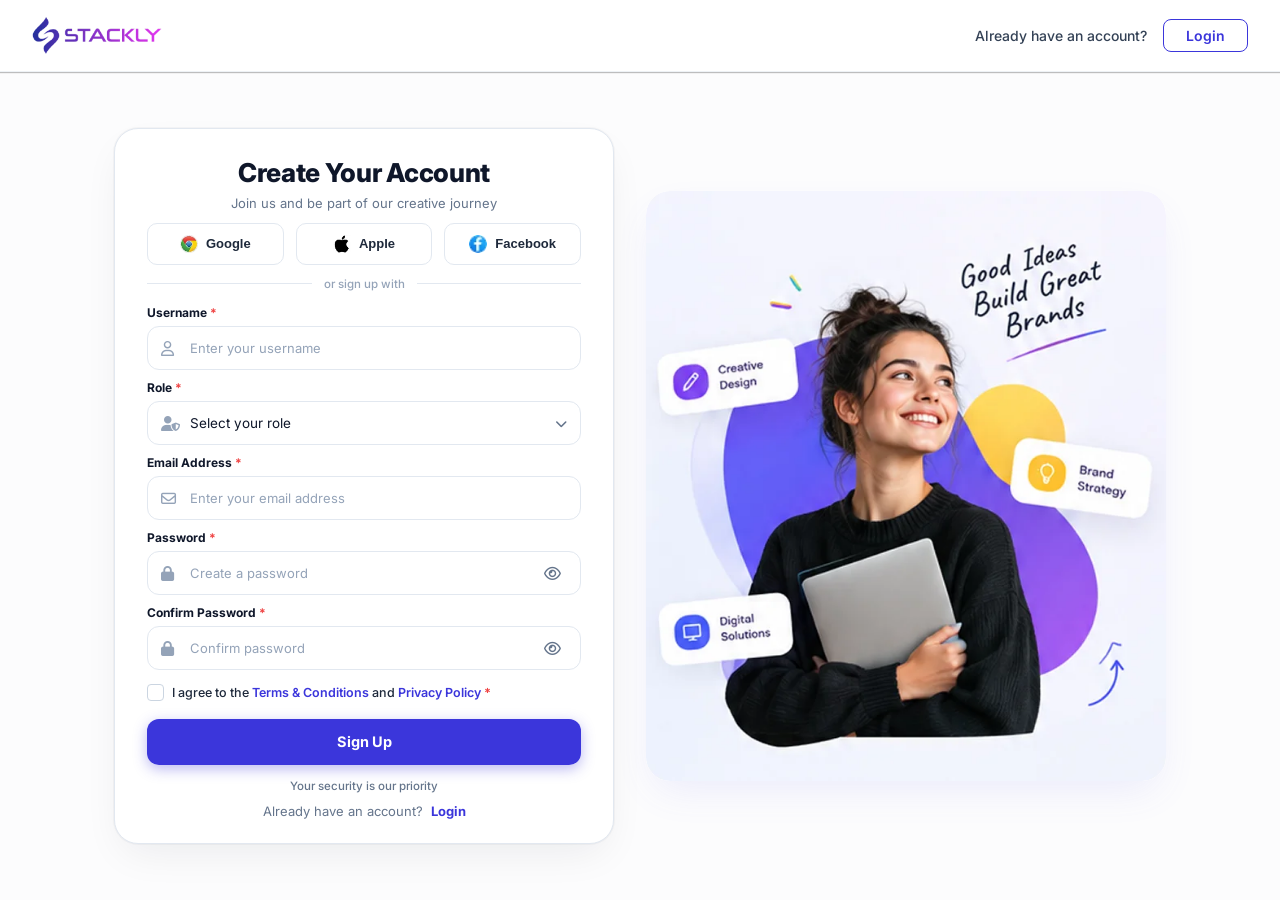
<file: pages/register.html>
<!doctype html>
<html lang="en">
  <head>
    <meta charset="UTF-8" />
    <meta name="viewport" content="width=device-width, initial-scale=1.0" />
    <title>Create Your Account - Stackly Creative Agency</title>

    <!-- Google Fonts: Inter & Playfair Display -->
    <link rel="preconnect" href="https://fonts.googleapis.com" />
    <link rel="preconnect" href="https://fonts.gstatic.com" crossorigin />
    <link
      href="https://fonts.googleapis.com/css2?family=Inter:wght@400;500;600;700;800;900&family=Playfair+Display:ital,wght@1,600;1,700&display=swap"
      rel="stylesheet"
    />

    <!-- FontAwesome 6 Latest -->
    <link
      rel="stylesheet"
      href="https://cdnjs.cloudflare.com/ajax/libs/font-awesome/6.5.2/css/all.min.css"
    />

    <!-- Custom Authentication Stylesheet -->
    <link rel="stylesheet" href="../assets/css/auth.css" />
  </head>
  <body class="auth-body auth-register-page">
    <!-- Top Authentication Navigation Bar -->
    <header class="auth-header-bar">
      <div class="auth-header-container">
        <!-- Brand Logo -->
        <a href="../index.html" class="auth-header-logo-link">
          <img
            src="../assets/images/stackly-logo.webp"
            alt="Stackly Logo"
            class="auth-header-logo-img"
          />
        </a>

        <!-- Header Action: Already have an account? Login -->
        <div class="auth-header-action">
          <span class="auth-header-text">Already have an account?</span>
          <a href="login.html" class="auth-header-btn">Login</a>
        </div>
      </div>
    </header>

    <!-- Main Registration Section (Split Form & Creative Showcase) -->
    <main class="auth-register-main">
      <div class="auth-register-container">
        <!-- Left Side: Registration Card -->
        <div class="auth-register-card-col">
          <div class="auth-register-card">
            <!-- Card Header -->
            <div class="auth-card-header">
              <h1
                class="auth-card-title"
                style="font-size: 26px; font-weight: 800; margin-bottom: 6px"
              >
                Create Your Account
              </h1>
              <p class="auth-card-subtitle" style="font-size: 13px">
                Join us and be part of our creative journey
              </p>
            </div>

            <!-- Social Registration Buttons (Google, Apple, Facebook) -->
            <div class="auth-social-row">
              <button
                type="button"
                class="auth-social-btn"
                data-provider="Google"
                aria-label="Sign up with Google"
              >
                <img
                  src="../assets/images/auth/login-chrome.webp"
                  alt="Google"
                />
                <span>Google</span>
              </button>

              <button
                type="button"
                class="auth-social-btn"
                data-provider="Apple"
                aria-label="Sign up with Apple"
              >
                <img src="../assets/images/auth/login-apple.webp" alt="Apple" />
                <span>Apple</span>
              </button>

              <button
                type="button"
                class="auth-social-btn"
                data-provider="Facebook"
                aria-label="Sign up with Facebook"
              >
                <img
                  src="../assets/images/auth/login-facebook.webp"
                  alt="Facebook"
                />
                <span>Facebook</span>
              </button>
            </div>

            <!-- Divider: or sign up with -->
            <div class="auth-or-divider" style="margin: 12px 0 14px 0">
              <span>or sign up with</span>
            </div>

            <!-- Alert Container for Feedback & Validation Messages -->
            <div id="authAlertBox" class="auth-alert-box" role="alert"></div>

            <!-- Registration Form -->
            <form id="registerForm" class="auth-form" novalidate>
              <!-- 1. Username Field (Letters and Spaces Only, No Numbers or Special Characters) -->
              <div class="auth-field-group">
                <label for="regUsername" class="auth-field-label">
                  Username <span class="auth-required-marker">*</span>
                </label>
                <div class="auth-input-wrapper">
                  <span class="auth-input-icon-left">
                    <i class="fa-regular fa-user"></i>
                  </span>
                  <input
                    type="text"
                    id="regUsername"
                    name="username"
                    class="auth-form-control"
                    placeholder="Enter your username"
                    required
                    autocomplete="name"
                  />
                </div>
                <span id="usernameErrorMsg" class="auth-field-error-msg"></span>
              </div>

              <!-- 2. Role Selection Field (Required) -->
              <div class="auth-field-group">
                <label for="regRole" class="auth-field-label">
                  Role <span class="auth-required-marker">*</span>
                </label>
                <div class="auth-input-wrapper">
                  <span class="auth-input-icon-left">
                    <i class="fa-solid fa-user-shield"></i>
                  </span>
                  <select
                    id="regRole"
                    name="role"
                    class="auth-form-control auth-select-control"
                    required
                  >
                    <option value="" disabled selected>Select your role</option>
                    <option value="client">Client</option>
                    <option value="agency_admin">Agency Admin</option>
                    <option value="creative_designer">Creative Designer</option>
                    <option value="project_manager">Project Manager</option>
                    <option value="developer">Developer</option>
                    <option value="guest">Guest / Viewer</option>
                  </select>
                  <span class="auth-select-arrow">
                    <i class="fa-solid fa-chevron-down"></i>
                  </span>
                </div>
                <span id="roleErrorMsg" class="auth-field-error-msg"></span>
              </div>

              <!-- 3. Email Address Field (Required) -->
              <div class="auth-field-group">
                <label for="regEmail" class="auth-field-label">
                  Email Address <span class="auth-required-marker">*</span>
                </label>
                <div class="auth-input-wrapper">
                  <span class="auth-input-icon-left">
                    <i class="fa-regular fa-envelope"></i>
                  </span>
                  <input
                    type="email"
                    id="regEmail"
                    name="email"
                    class="auth-form-control"
                    placeholder="Enter your email address"
                    required
                    autocomplete="email"
                  />
                </div>
                <span id="emailErrorMsg" class="auth-field-error-msg"></span>
              </div>

              <!-- 4. Password Field with Weak Password Validation (Required) -->
              <div class="auth-field-group">
                <label for="regPassword" class="auth-field-label">
                  Password <span class="auth-required-marker">*</span>
                </label>
                <div class="auth-input-wrapper">
                  <span class="auth-input-icon-left">
                    <i class="fa-solid fa-lock"></i>
                  </span>
                  <input
                    type="password"
                    id="regPassword"
                    name="password"
                    class="auth-form-control"
                    placeholder="Create a password"
                    required
                    autocomplete="new-password"
                  />
                  <button
                    type="button"
                    class="auth-password-toggle-btn"
                    data-target="regPassword"
                    aria-label="Show password"
                  >
                    <i class="fa-regular fa-eye"></i>
                  </button>
                </div>

                <!-- Real-time Password Strength Meter -->
                <div
                  id="regPwdStrengthWrap"
                  class="pwd-strength-meter-wrap"
                  style="display: none"
                >
                  <div class="pwd-strength-bars">
                    <div class="strength-bar-seg"></div>
                    <div class="strength-bar-seg"></div>
                    <div class="strength-bar-seg"></div>
                    <div class="strength-bar-seg"></div>
                  </div>
                  <div class="pwd-strength-meta">
                    <span
                      id="regPwdStrengthBadge"
                      class="pwd-strength-badge"
                    ></span>
                    <span
                      id="regPwdStrengthHint"
                      class="pwd-strength-guidance"
                    ></span>
                  </div>
                </div>
                <span id="passwordErrorMsg" class="auth-field-error-msg"></span>
              </div>

              <!-- 5. Confirm Password Field (Required & Matches Password) -->
              <div class="auth-field-group">
                <label for="regConfirmPassword" class="auth-field-label">
                  Confirm Password <span class="auth-required-marker">*</span>
                </label>
                <div class="auth-input-wrapper">
                  <span class="auth-input-icon-left">
                    <i class="fa-solid fa-lock"></i>
                  </span>
                  <input
                    type="password"
                    id="regConfirmPassword"
                    name="confirmPassword"
                    class="auth-form-control"
                    placeholder="Confirm password"
                    required
                    autocomplete="new-password"
                  />
                  <button
                    type="button"
                    class="auth-password-toggle-btn"
                    data-target="regConfirmPassword"
                    aria-label="Show password"
                  >
                    <i class="fa-regular fa-eye"></i>
                  </button>
                </div>
                <span
                  id="confirmPasswordErrorMsg"
                  class="auth-field-error-msg"
                ></span>
              </div>

              <!-- 6. Terms & Conditions Agreement Checkbox (Required) -->
              <div class="auth-options-row" style="margin-top: 4px">
                <label class="auth-checkbox-label" for="regTerms">
                  <input
                    type="checkbox"
                    id="regTerms"
                    name="terms"
                    class="auth-custom-checkbox"
                    required
                  />
                  <span>
                    I agree to the
                    <a href="#" class="auth-terms-link"
                      >Terms &amp; Conditions</a
                    >
                    and
                    <a href="#" class="auth-terms-link">Privacy Policy</a>
                    <span class="auth-required-marker">*</span>
                  </span>
                </label>
              </div>
              <span id="termsErrorMsg" class="auth-field-error-msg"></span>

              <!-- Submit Button -->
              <button
                type="submit"
                id="regSubmitBtn"
                class="auth-submit-btn"
                style="margin-top: 8px"
              >
                Sign Up
              </button>
            </form>

            <!-- Bottom Security Badge -->
            <div class="auth-security-badge-footer" style="margin-top: 14px">
              <p class="auth-security-badge-text">
                Your security is our priority
              </p>
            </div>

            <!-- Bottom Form Redirect Link -->
            <div class="auth-form-redirect">
              Already have an account?
              <a href="login.html" class="auth-link-bold">Login</a>
            </div>
          </div>
        </div>

        <!-- Right Side: Visual Artwork Illustration -->
        <div class="auth-register-art-col">
          <div class="auth-register-art-card">
            <img
              src="../assets/images/auth/register-page-rightside-image.webp"
              alt="Good Ideas Build Great Brands"
              class="auth-register-art-img"
            />
          </div>
        </div>
      </div>
    </main>

    <!-- Custom Authentication Logic -->
    <script src="../assets/js/auth.js"></script>
  </body>
</html>
</file>
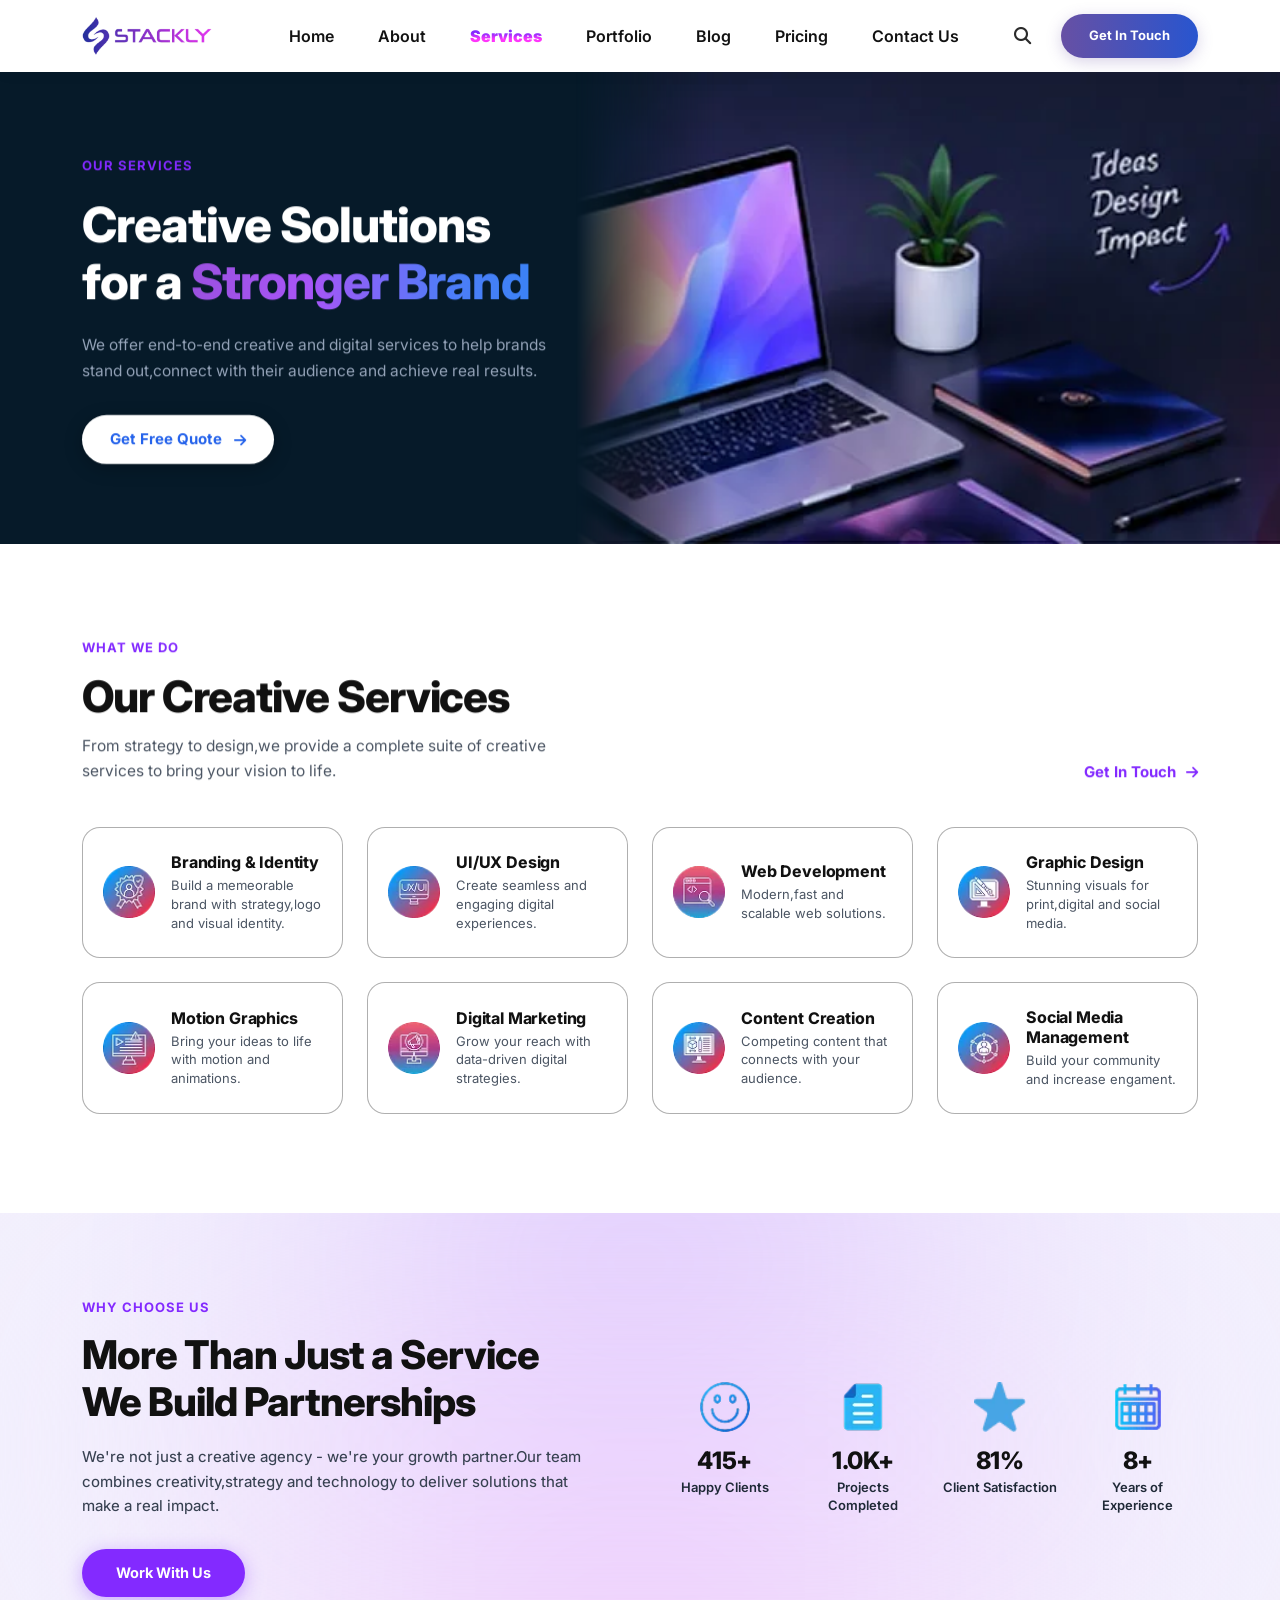
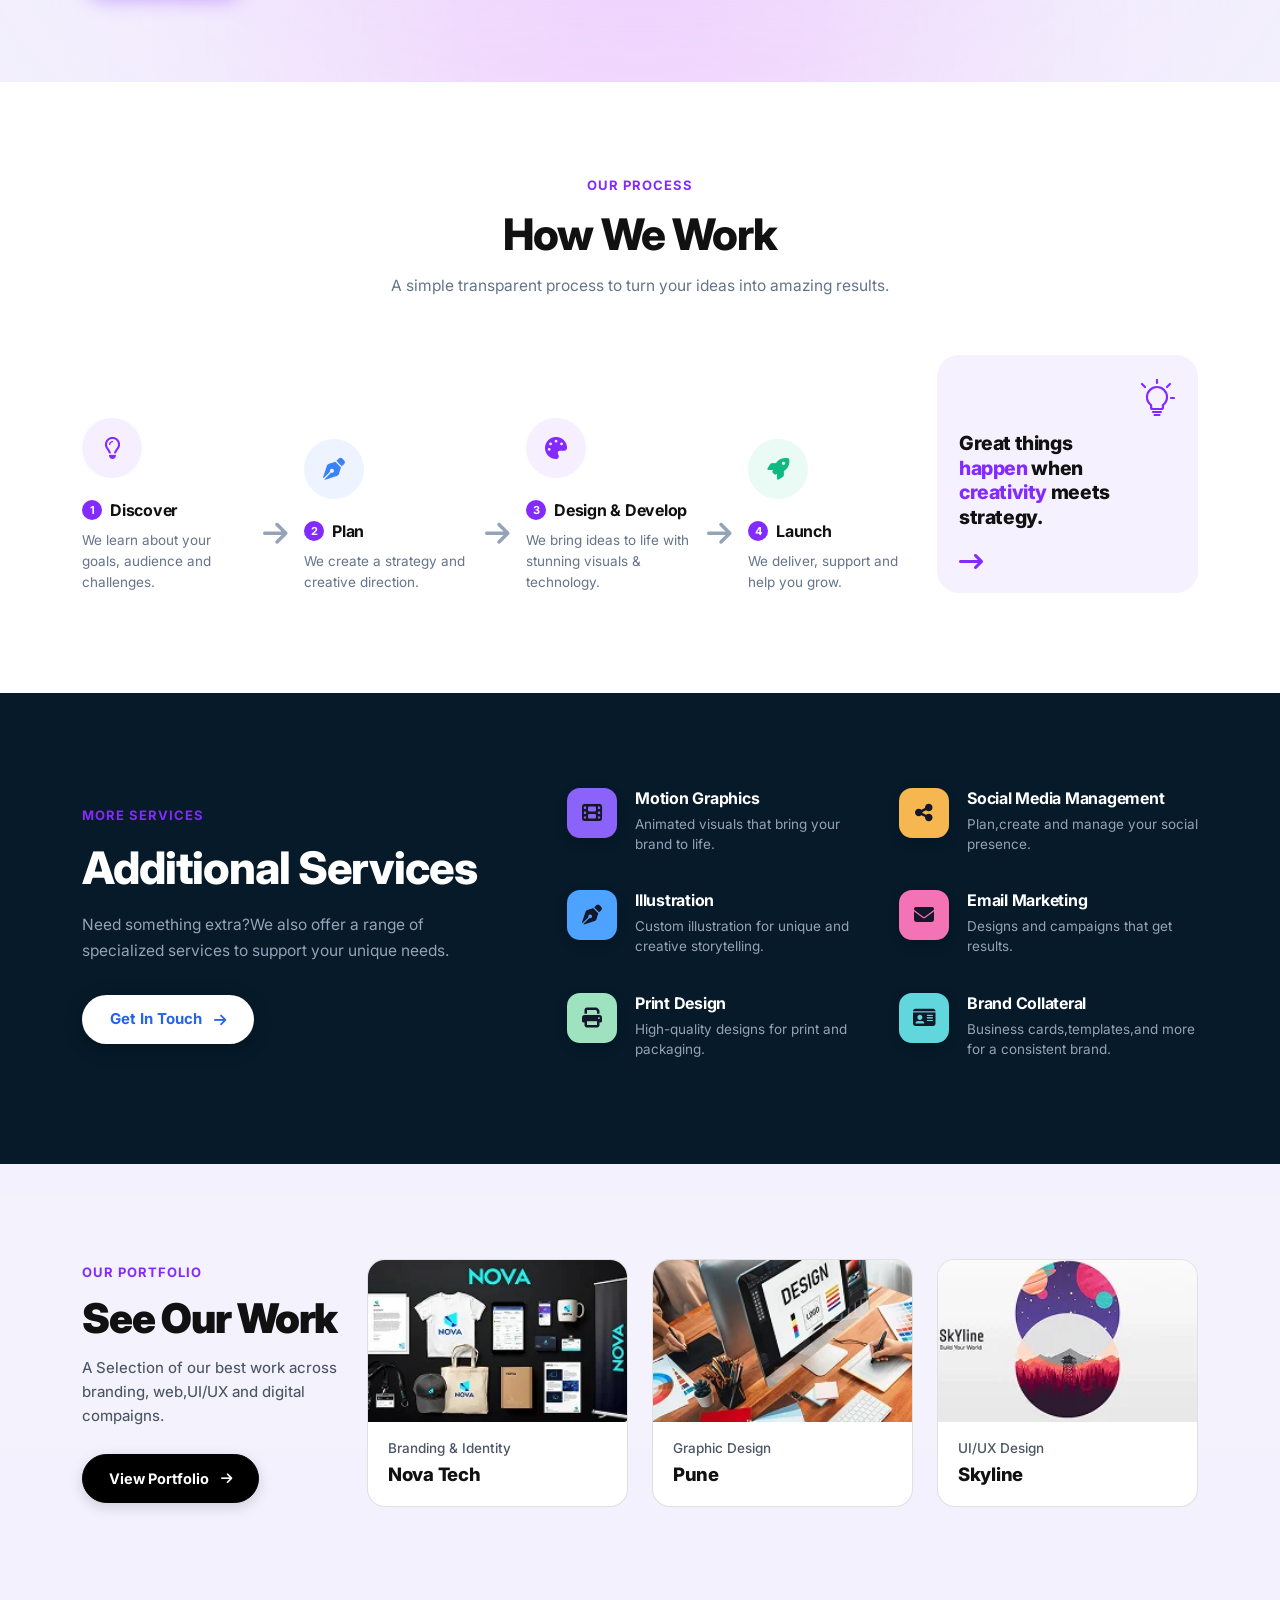
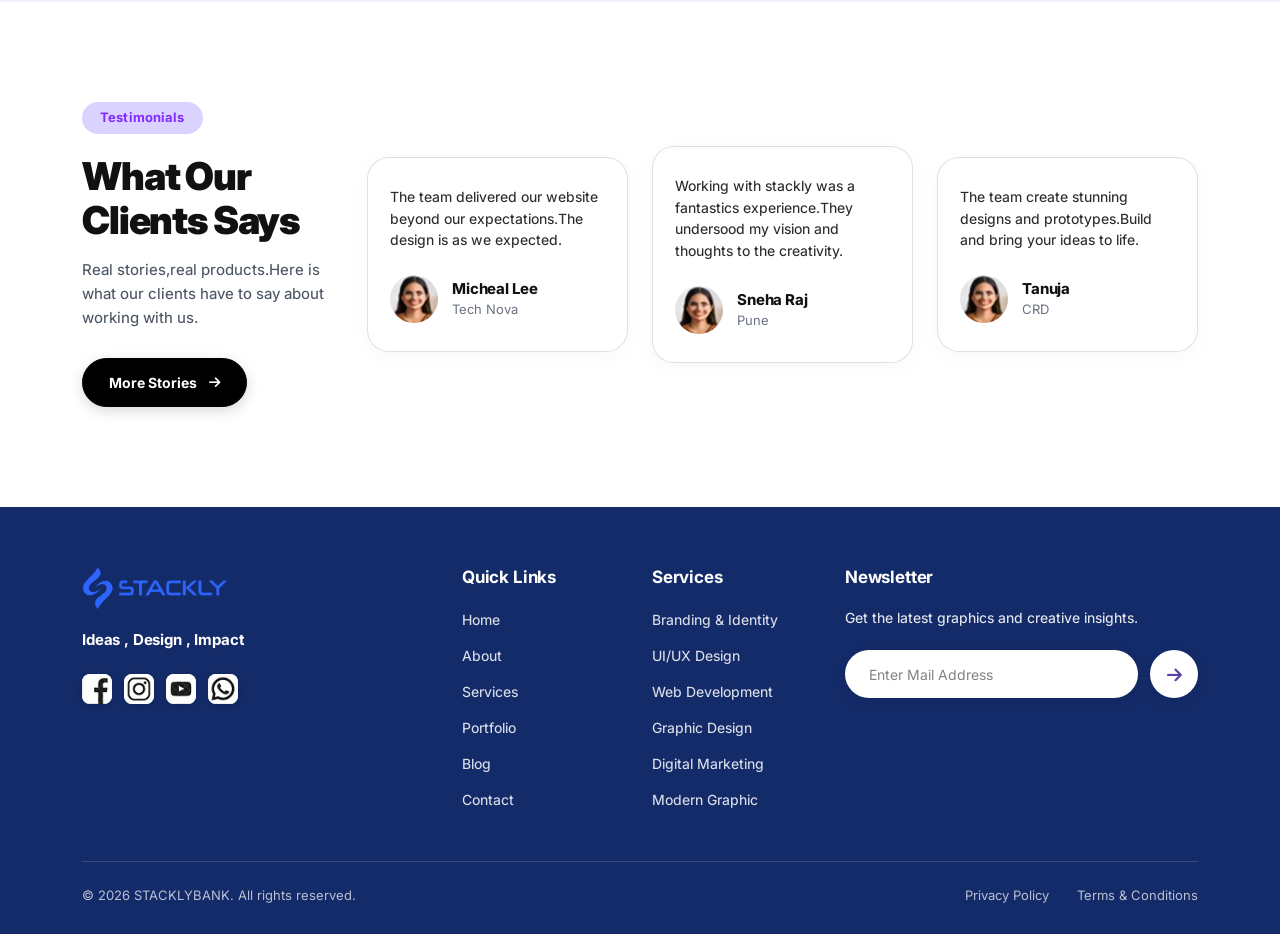
<file: pages/services.html>
<!doctype html>
<html lang="en">
  <head>
    <meta charset="UTF-8" />
    <meta name="viewport" content="width=device-width, initial-scale=1.0" />
    <title>Services - Stackly Creative Agency</title>

    <!-- Google Fonts: Inter -->
    <link rel="preconnect" href="https://fonts.googleapis.com" />
    <link rel="preconnect" href="https://fonts.gstatic.com" crossorigin />
    <link
      href="https://fonts.googleapis.com/css2?family=Inter:wght@400;500;600;700;800;900&display=swap"
      rel="stylesheet"
    />

    <!-- Bootstrap 5 CSS -->
    <link
      href="https://cdn.jsdelivr.net/npm/bootstrap@5.3.3/dist/css/bootstrap.min.css"
      rel="stylesheet"
    />

    <!-- FontAwesome 6 Latest -->
    <link
      rel="stylesheet"
      href="https://cdnjs.cloudflare.com/ajax/libs/font-awesome/6.5.2/css/all.min.css"
    />

    <!-- Custom CSS -->
    <link rel="stylesheet" href="../assets/css/styles.css" />
    <link rel="stylesheet" href="../assets/css/services.css" />
  </head>
  <body data-page="services" data-in-pages="true">
    <!-- Common Header Placeholder -->
    <div id="header-placeholder"></div>

    <!-- Main Content -->
    <main class="main-content">
      <!-- Services Banner Section -->
      <section class="services-banner-section">
        <div class="container">
          <div class="row align-items-center">
            <!-- Left Column Content -->
            <div class="col-lg-6 reveal" data-reveal="fade-right">
              <div class="services-banner-content">
                <span class="services-banner-subtitle">OUR SERVICES</span>
                <h1 class="services-banner-title">
                  Creative Solutions<br />
                  for a
                  <span class="gradient-text-purple-blue">Stronger Brand</span>
                </h1>
                <p class="services-banner-desc">
                  We offer end-to-end creative and digital services to help
                  brands stand out,connect with their audience and achieve real
                  results.
                </p>
                <div class="services-banner-cta">
                  <a href="#" class="btn btn-services-quote">
                    <span>Get Free Quote</span>
                    <i class="fa-solid fa-arrow-right"></i>
                  </a>
                </div>
              </div>
            </div>
          </div>
        </div>
      </section>

      <!-- Our Creative Services Section -->
      <section class="services-list-section">
        <div class="container">
          <!-- Section Header Row -->
          <div class="services-header reveal" data-reveal="fade-up">
            <div class="row align-items-end justify-content-between g-3">
              <div class="col-lg-7 col-md-8">
                <span class="services-badge">WHAT WE DO</span>
                <h2 class="services-title">Our Creative Services</h2>
                <p class="services-subtitle">
                  From strategy to design,we provide a complete suite of
                  creative services to bring your vision to life.
                </p>
              </div>
              <div class="col-lg-4 col-md-4 text-md-end">
                <a href="#" class="services-link">
                  <span>Get In Touch</span>
                  <i class="fa-solid fa-arrow-right"></i>
                </a>
              </div>
            </div>
          </div>

          <!-- Services Grid -->
          <div class="row g-4 services-grid" data-reveal-stagger="100">
            <!-- Service Card 1 -->
            <div class="col-12 col-sm-6 col-lg-3 reveal" data-reveal="fade-up">
              <div class="service-card">
                <div class="service-icon-wrapper">
                  <img
                    src="../assets/images/home/home-what-we-do-best-img-1.webp"
                    alt="Branding & Identity"
                    class="service-icon-img"
                  />
                </div>
                <div class="service-card-content">
                  <h3 class="service-card-title">Branding &amp; Identity</h3>
                  <p class="service-card-desc">
                    Build a memeorable brand with strategy,logo and visual
                    identity.
                  </p>
                </div>
              </div>
            </div>

            <!-- Service Card 2 -->
            <div class="col-12 col-sm-6 col-lg-3 reveal" data-reveal="fade-up">
              <div class="service-card">
                <div class="service-icon-wrapper">
                  <img
                    src="../assets/images/home/home-what-we-do-best-img-2.webp"
                    alt="UI/UX Design"
                    class="service-icon-img"
                  />
                </div>
                <div class="service-card-content">
                  <h3 class="service-card-title">UI/UX Design</h3>
                  <p class="service-card-desc">
                    Create seamless and engaging digital experiences.
                  </p>
                </div>
              </div>
            </div>

            <!-- Service Card 3 -->
            <div class="col-12 col-sm-6 col-lg-3 reveal" data-reveal="fade-up">
              <div class="service-card">
                <div class="service-icon-wrapper">
                  <img
                    src="../assets/images/home/home-what-we-do-best-img-3.webp"
                    alt="Web Development"
                    class="service-icon-img"
                  />
                </div>
                <div class="service-card-content">
                  <h3 class="service-card-title">Web Development</h3>
                  <p class="service-card-desc">
                    Modern,fast and scalable web solutions.
                  </p>
                </div>
              </div>
            </div>

            <!-- Service Card 4 -->
            <div class="col-12 col-sm-6 col-lg-3 reveal" data-reveal="fade-up">
              <div class="service-card">
                <div class="service-icon-wrapper">
                  <img
                    src="../assets/images/home/home-what-we-do-best-img-4.webp"
                    alt="Graphic Design"
                    class="service-icon-img"
                  />
                </div>
                <div class="service-card-content">
                  <h3 class="service-card-title">Graphic Design</h3>
                  <p class="service-card-desc">
                    Stunning visuals for print,digital and social media.
                  </p>
                </div>
              </div>
            </div>

            <!-- Service Card 5 -->
            <div class="col-12 col-sm-6 col-lg-3 reveal" data-reveal="fade-up">
              <div class="service-card">
                <div class="service-icon-wrapper">
                  <img
                    src="../assets/images/home/home-what-we-do-best-img-5.webp"
                    alt="Motion Graphics"
                    class="service-icon-img"
                  />
                </div>
                <div class="service-card-content">
                  <h3 class="service-card-title">Motion Graphics</h3>
                  <p class="service-card-desc">
                    Bring your ideas to life with motion and animations.
                  </p>
                </div>
              </div>
            </div>

            <!-- Service Card 6 -->
            <div class="col-12 col-sm-6 col-lg-3 reveal" data-reveal="fade-up">
              <div class="service-card">
                <div class="service-icon-wrapper">
                  <img
                    src="../assets/images/home/home-what-we-do-best-img-6.webp"
                    alt="Digital Marketing"
                    class="service-icon-img"
                  />
                </div>
                <div class="service-card-content">
                  <h3 class="service-card-title">Digital Marketing</h3>
                  <p class="service-card-desc">
                    Grow your reach with data-driven digital strategies.
                  </p>
                </div>
              </div>
            </div>

            <!-- Service Card 7 -->
            <div class="col-12 col-sm-6 col-lg-3 reveal" data-reveal="fade-up">
              <div class="service-card">
                <div class="service-icon-wrapper">
                  <img
                    src="../assets/images/home/home-what-we-do-best-img-7.webp"
                    alt="Content Creation"
                    class="service-icon-img"
                  />
                </div>
                <div class="service-card-content">
                  <h3 class="service-card-title">Content Creation</h3>
                  <p class="service-card-desc">
                    Competing content that connects with your audience.
                  </p>
                </div>
              </div>
            </div>

            <!-- Service Card 8 -->
            <div class="col-12 col-sm-6 col-lg-3 reveal" data-reveal="fade-up">
              <div class="service-card">
                <div class="service-icon-wrapper">
                  <img
                    src="../assets/images/home/home-what-we-do-best-img-8.webp"
                    alt="Social Media Management"
                    class="service-icon-img"
                  />
                </div>
                <div class="service-card-content">
                  <h3 class="service-card-title">Social Media Management</h3>
                  <p class="service-card-desc">
                    Build your community and increase engament.
                  </p>
                </div>
              </div>
            </div>
          </div>
        </div>
      </section>

      <!-- Why Choose Us / Partnerships Section -->
      <section class="services-why-choose-section">
        <!-- Background Glowing Orbs for the exact gradient effect -->
        <div class="services-why-glow-top"></div>
        <div class="services-why-glow-bottom"></div>
        <div class="services-why-backdrop-overlay"></div>

        <div class="container">
          <div class="row align-items-center g-4 g-lg-5">
            <!-- Left Column: Content & CTA -->
            <div class="col-12 col-lg-6">
              <div class="why-choose-content reveal" data-reveal="fade-right">
                <span class="why-choose-subtitle">WHY CHOOSE US</span>
                <h2 class="why-choose-title">
                  More Than Just a Service<br />
                  We Build Partnerships
                </h2>
                <p class="why-choose-desc">
                  We're not just a creative agency - we're your growth
                  partner.Our team combines creativity,strategy and technology
                  to deliver solutions that make a real impact.
                </p>
                <div class="why-choose-cta">
                  <a href="#" class="btn btn-why-choose"> Work With Us </a>
                </div>
              </div>
            </div>

            <!-- Right Column: 4 Stats Grid -->
            <div class="col-12 col-lg-6">
              <div class="why-choose-stats-grid" data-reveal-stagger="100">
                <!-- Stat Item 1: Happy Clients -->
                <div class="why-choose-stat-item reveal" data-reveal="fade-up">
                  <div class="why-stat-icon-wrapper">
                    <img
                      src="../assets/images/home/home-our-attachments-icon-1.webp"
                      alt="Happy Clients"
                      class="why-stat-icon-img"
                    />
                  </div>
                  <div class="why-stat-number-wrapper">
                    <span class="stat-number" data-target="500" data-suffix="+"
                      >500+</span
                    >
                  </div>
                  <p class="why-stat-label">Happy Clients</p>
                </div>

                <!-- Stat Item 2: Projects Completed -->
                <div class="why-choose-stat-item reveal" data-reveal="fade-up">
                  <div class="why-stat-icon-wrapper">
                    <img
                      src="../assets/images/home/home-our-attachments-icon-2.webp"
                      alt="Projects Completed"
                      class="why-stat-icon-img"
                    />
                  </div>
                  <div class="why-stat-number-wrapper">
                    <span
                      class="stat-number"
                      data-target="1.2"
                      data-decimals="1"
                      data-suffix="K+"
                      >1.2K+</span
                    >
                  </div>
                  <p class="why-stat-label">Projects Completed</p>
                </div>

                <!-- Stat Item 3: Client Satisfaction -->
                <div class="why-choose-stat-item reveal" data-reveal="fade-up">
                  <div class="why-stat-icon-wrapper">
                    <img
                      src="../assets/images/home/home-our-attachments-icon-3.webp"
                      alt="Client Satisfaction"
                      class="why-stat-icon-img"
                    />
                  </div>
                  <div class="why-stat-number-wrapper">
                    <span class="stat-number" data-target="98" data-suffix="%"
                      >98%</span
                    >
                  </div>
                  <p class="why-stat-label">Client Satisfaction</p>
                </div>

                <!-- Stat Item 4: Years of Experience -->
                <div class="why-choose-stat-item reveal" data-reveal="fade-up">
                  <div class="why-stat-icon-wrapper">
                    <img
                      src="../assets/images/home/home-our-attachments-icon-4.webp"
                      alt="Years of Experience"
                      class="why-stat-icon-img"
                    />
                  </div>
                  <div class="why-stat-number-wrapper">
                    <span class="stat-number" data-target="10" data-suffix="+"
                      >10+</span
                    >
                  </div>
                  <p class="why-stat-label">Years of Experience</p>
                </div>
              </div>
            </div>
          </div>
        </div>
      </section>

      <!-- Our Process / How We Work Section -->
      <section class="services-process-section">
        <div class="container">
          <!-- Section Header (Centered) -->
          <div
            class="services-process-header text-center reveal"
            data-reveal="fade-up"
          >
            <span class="process-section-subtitle">OUR PROCESS</span>
            <h2 class="process-section-title">How We Work</h2>
            <p class="process-section-desc">
              A simple transparent process to turn your ideas into amazing
              results.
            </p>
          </div>

          <!-- Process Content Row: Steps Flow + Highlight Card -->
          <div class="services-process-layout">
            <div class="row g-4 align-items-stretch">
              <!-- Left / Main: 4 Process Steps with Connectors -->
              <div class="col-12 col-xl-9 col-lg-8">
                <div class="process-steps-track" data-reveal-stagger="120">
                  <!-- Step 1: Discover -->
                  <div class="process-step-item reveal" data-reveal="fade-up">
                    <div class="process-step-icon-wrap icon-purple">
                      <i class="fa-regular fa-lightbulb"></i>
                    </div>
                    <div class="process-step-title-wrap">
                      <span class="process-step-badge">1</span>
                      <h3 class="process-step-title">Discover</h3>
                    </div>
                    <p class="process-step-desc">
                      We learn about your goals, audience and challenges.
                    </p>
                  </div>

                  <!-- Arrow Separator 1 -->
                  <div
                    class="process-step-divider reveal"
                    data-reveal="zoom-in"
                  >
                    <i class="fa-solid fa-arrow-right"></i>
                  </div>

                  <!-- Step 2: Plan -->
                  <div class="process-step-item reveal" data-reveal="fade-up">
                    <div class="process-step-icon-wrap icon-blue">
                      <i class="fa-solid fa-pen-nib"></i>
                    </div>
                    <div class="process-step-title-wrap">
                      <span class="process-step-badge">2</span>
                      <h3 class="process-step-title">Plan</h3>
                    </div>
                    <p class="process-step-desc">
                      We create a strategy and creative direction.
                    </p>
                  </div>

                  <!-- Arrow Separator 2 -->
                  <div
                    class="process-step-divider reveal"
                    data-reveal="zoom-in"
                  >
                    <i class="fa-solid fa-arrow-right"></i>
                  </div>

                  <!-- Step 3: Design & Develop -->
                  <div class="process-step-item reveal" data-reveal="fade-up">
                    <div class="process-step-icon-wrap icon-purple-alt">
                      <i class="fa-solid fa-palette"></i>
                    </div>
                    <div class="process-step-title-wrap">
                      <span class="process-step-badge">3</span>
                      <h3 class="process-step-title">Design &amp; Develop</h3>
                    </div>
                    <p class="process-step-desc">
                      We bring ideas to life with stunning visuals &amp;
                      technology.
                    </p>
                  </div>

                  <!-- Arrow Separator 3 -->
                  <div
                    class="process-step-divider reveal"
                    data-reveal="zoom-in"
                  >
                    <i class="fa-solid fa-arrow-right"></i>
                  </div>

                  <!-- Step 4: Launch -->
                  <div class="process-step-item reveal" data-reveal="fade-up">
                    <div class="process-step-icon-wrap icon-green">
                      <i class="fa-solid fa-rocket"></i>
                    </div>
                    <div class="process-step-title-wrap">
                      <span class="process-step-badge">4</span>
                      <h3 class="process-step-title">Launch</h3>
                    </div>
                    <p class="process-step-desc">
                      We deliver, support and help you grow.
                    </p>
                  </div>
                </div>
              </div>

              <!-- Right: Highlight Quote Card -->
              <div class="col-12 col-xl-3 col-lg-4">
                <div class="process-quote-card reveal" data-reveal="fade-left">
                  <!-- Decorative radiant bulb top right -->
                  <div class="quote-card-header text-end">
                    <svg
                      class="quote-bulb-svg"
                      width="38"
                      height="38"
                      viewBox="0 0 38 38"
                      fill="none"
                      xmlns="http://www.w3.org/2000/svg"
                      aria-hidden="true"
                    >
                      <path
                        d="M7 8L4 5M19 4V1M29 8L32 5M33 19H36"
                        stroke="#832aff"
                        stroke-width="2.2"
                        stroke-linecap="round"
                      />
                      <path
                        d="M19 8C13.477 8 9 12.477 9 18C9 21.313 10.61 24.25 13.09 26.068V28.5C13.09 29.328 13.762 30 14.59 30H23.41C24.238 30 24.91 29.328 24.91 28.5V26.068C27.39 24.25 29 21.313 29 18C29 12.477 24.523 8 19 8Z"
                        stroke="#832aff"
                        stroke-width="2.2"
                        stroke-linecap="round"
                        stroke-linejoin="round"
                      />
                      <path
                        d="M15 33H23M16.5 36H21.5"
                        stroke="#832aff"
                        stroke-width="2.2"
                        stroke-linecap="round"
                      />
                    </svg>
                  </div>
                  <!-- Main Quote -->
                  <div class="quote-card-body">
                    <h3 class="quote-card-heading">
                      Great things<br />
                      <span class="purple-highlight">happen</span> when<br />
                      <span class="purple-highlight">creativity</span>
                      meets<br />
                      strategy.
                    </h3>
                  </div>
                  <!-- Arrow at bottom left -->
                  <div class="quote-card-footer">
                    <i
                      class="fa-solid fa-arrow-right-long quote-arrow-icon"
                    ></i>
                  </div>
                </div>
              </div>
            </div>
          </div>
        </div>
      </section>

      <!-- Additional Services Section -->
      <section class="additional-services-section">
        <div class="container">
          <div class="row align-items-center g-4 g-lg-5">
            <!-- Left Column: Header & CTA -->
            <div class="col-12 col-lg-5">
              <div
                class="additional-services-content reveal"
                data-reveal="fade-right"
              >
                <span class="additional-services-subtitle">MORE SERVICES</span>
                <h2 class="additional-services-title">Additional Services</h2>
                <p class="additional-services-desc">
                  Need something extra?We also offer a range of specialized
                  services to support your unique needs.
                </p>
                <div class="additional-services-cta">
                  <a href="#" class="btn btn-additional-services">
                    <span>Get In Touch</span>
                    <i class="fa-solid fa-arrow-right"></i>
                  </a>
                </div>
              </div>
            </div>

            <!-- Right Column: 6 Services Grid (2x3) -->
            <div class="col-12 col-lg-7">
              <div class="additional-services-grid" data-reveal-stagger="100">
                <!-- Item 1: Motion Graphics -->
                <div
                  class="additional-service-item reveal"
                  data-reveal="fade-up"
                >
                  <div class="add-service-icon-box icon-purple">
                    <i class="fa-solid fa-film"></i>
                  </div>
                  <div class="add-service-info">
                    <h3 class="add-service-title">Motion Graphics</h3>
                    <p class="add-service-desc">
                      Animated visuals that bring your brand to life.
                    </p>
                  </div>
                </div>

                <!-- Item 2: Social Media Management -->
                <div
                  class="additional-service-item reveal"
                  data-reveal="fade-up"
                >
                  <div class="add-service-icon-box icon-amber">
                    <i class="fa-solid fa-share-nodes"></i>
                  </div>
                  <div class="add-service-info">
                    <h3 class="add-service-title">Social Media Management</h3>
                    <p class="add-service-desc">
                      Plan,create and manage your social presence.
                    </p>
                  </div>
                </div>

                <!-- Item 3: Illustration -->
                <div
                  class="additional-service-item reveal"
                  data-reveal="fade-up"
                >
                  <div class="add-service-icon-box icon-blue">
                    <i class="fa-solid fa-pen-nib"></i>
                  </div>
                  <div class="add-service-info">
                    <h3 class="add-service-title">Illustration</h3>
                    <p class="add-service-desc">
                      Custom illustration for unique and creative storytelling.
                    </p>
                  </div>
                </div>

                <!-- Item 4: Email Marketing -->
                <div
                  class="additional-service-item reveal"
                  data-reveal="fade-up"
                >
                  <div class="add-service-icon-box icon-pink">
                    <i class="fa-solid fa-envelope"></i>
                  </div>
                  <div class="add-service-info">
                    <h3 class="add-service-title">Email Marketing</h3>
                    <p class="add-service-desc">
                      Designs and campaigns that get results.
                    </p>
                  </div>
                </div>

                <!-- Item 5: Print Design -->
                <div
                  class="additional-service-item reveal"
                  data-reveal="fade-up"
                >
                  <div class="add-service-icon-box icon-mint">
                    <i class="fa-solid fa-print"></i>
                  </div>
                  <div class="add-service-info">
                    <h3 class="add-service-title">Print Design</h3>
                    <p class="add-service-desc">
                      High-quality designs for print and packaging.
                    </p>
                  </div>
                </div>

                <!-- Item 6: Brand Collateral -->
                <div
                  class="additional-service-item reveal"
                  data-reveal="fade-up"
                >
                  <div class="add-service-icon-box icon-cyan">
                    <i class="fa-solid fa-id-card"></i>
                  </div>
                  <div class="add-service-info">
                    <h3 class="add-service-title">Brand Collateral</h3>
                    <p class="add-service-desc">
                      Business cards,templates,and more for a consistent brand.
                    </p>
                  </div>
                </div>
              </div>
            </div>
          </div>
        </div>
      </section>

      <!-- See Our Work / Our Portfolio Section -->
      <section class="services-portfolio-section">
        <div class="container">
          <div class="row g-4 align-items-center" data-reveal-stagger="100">
            <!-- Left Info Column -->
            <div class="col-12 col-lg-3">
              <div
                class="services-portfolio-content reveal"
                data-reveal="fade-right"
              >
                <span class="services-portfolio-subtitle">OUR PORTFOLIO</span>
                <h2 class="services-portfolio-title">See Our Work</h2>
                <p class="services-portfolio-desc">
                  A Selection of our best work across branding, web,UI/UX and
                  digital compaigns.
                </p>
                <div class="services-portfolio-cta">
                  <a href="#" class="btn btn-services-portfolio">
                    <span>View Portfolio</span>
                    <i class="fa-solid fa-arrow-right"></i>
                  </a>
                </div>
              </div>
            </div>

            <!-- Card 1: Nova Tech -->
            <div class="col-12 col-sm-6 col-md-4 col-lg-3">
              <a href="#" class="services-portfolio-card-link">
                <div
                  class="services-portfolio-card reveal"
                  data-reveal="fade-up"
                >
                  <div class="services-portfolio-img-wrapper">
                    <img
                      src="../assets/images/home/home-featured-work-1.webp"
                      alt="Nova Tech - Branding & Identity"
                      class="services-portfolio-img"
                    />
                  </div>
                  <div class="services-portfolio-card-body">
                    <span class="services-portfolio-category"
                      >Branding &amp; Identity</span
                    >
                    <h3 class="services-portfolio-card-title">Nova Tech</h3>
                  </div>
                </div>
              </a>
            </div>

            <!-- Card 2: Pune -->
            <div class="col-12 col-sm-6 col-md-4 col-lg-3">
              <a href="#" class="services-portfolio-card-link">
                <div
                  class="services-portfolio-card reveal"
                  data-reveal="fade-up"
                >
                  <div class="services-portfolio-img-wrapper">
                    <img
                      src="../assets/images/home/home-featured-work-2.webp"
                      alt="Graphic Design - Pune"
                      class="services-portfolio-img"
                    />
                  </div>
                  <div class="services-portfolio-card-body">
                    <span class="services-portfolio-category"
                      >Graphic Design</span
                    >
                    <h3 class="services-portfolio-card-title">Pune</h3>
                  </div>
                </div>
              </a>
            </div>

            <!-- Card 3: Skyline -->
            <div class="col-12 col-sm-6 col-md-4 col-lg-3">
              <a href="#" class="services-portfolio-card-link">
                <div
                  class="services-portfolio-card reveal"
                  data-reveal="fade-up"
                >
                  <div class="services-portfolio-img-wrapper">
                    <img
                      src="../assets/images/home/home-featured-work-3.webp"
                      alt="UI/UX Design - Skyline"
                      class="services-portfolio-img"
                    />
                  </div>
                  <div class="services-portfolio-card-body">
                    <span class="services-portfolio-category"
                      >UI/UX Design</span
                    >
                    <h3 class="services-portfolio-card-title">Skyline</h3>
                  </div>
                </div>
              </a>
            </div>
          </div>
        </div>
      </section>

      <!-- Testimonials Section -->
      <section class="testimonials-section">
        <div class="container">
          <div class="row g-4 align-items-center" data-reveal-stagger="100">
            <!-- Left Info Column -->
            <div class="col-12 col-lg-3">
              <div class="testimonials-content reveal" data-reveal="fade-right">
                <div class="testimonials-badge">
                  <span>Testimonials</span>
                </div>
                <h2 class="testimonials-title">What Our Clients Says</h2>
                <p class="testimonials-desc">
                  Real stories,real products.Here is what our clients have to
                  say about working with us.
                </p>
                <a href="#" class="btn btn-testimonials">
                  <span>More Stories</span>
                  <span class="btn-icon">
                    <i class="fa-solid fa-arrow-right"></i>
                  </span>
                </a>
              </div>
            </div>

            <!-- Card 1: Micheal Lee -->
            <div class="col-12 col-sm-6 col-md-4 col-lg-3">
              <div class="testimonial-card reveal" data-reveal="fade-up">
                <p class="testimonial-text">
                  The team delivered our website beyond our expectations.The
                  design is as we expected.
                </p>
                <div class="testimonial-author">
                  <img
                    src="../assets/images/home/home-testimonial-img.webp"
                    alt="Micheal Lee"
                    class="testimonial-avatar"
                  />
                  <div class="testimonial-author-info">
                    <h3 class="testimonial-author-name">Micheal Lee</h3>
                    <span class="testimonial-author-role">Tech Nova</span>
                  </div>
                </div>
              </div>
            </div>

            <!-- Card 2: Sneha Raj -->
            <div class="col-12 col-sm-6 col-md-4 col-lg-3">
              <div class="testimonial-card reveal" data-reveal="fade-up">
                <p class="testimonial-text">
                  Working with stackly was a fantastics experience.They
                  undersood my vision and thoughts to the creativity.
                </p>
                <div class="testimonial-author">
                  <img
                    src="../assets/images/home/home-testimonial-img.webp"
                    alt="Sneha Raj"
                    class="testimonial-avatar"
                  />
                  <div class="testimonial-author-info">
                    <h3 class="testimonial-author-name">Sneha Raj</h3>
                    <span class="testimonial-author-role">Pune</span>
                  </div>
                </div>
              </div>
            </div>

            <!-- Card 3: Tanuja -->
            <div class="col-12 col-sm-6 col-md-4 col-lg-3">
              <div class="testimonial-card reveal" data-reveal="fade-up">
                <p class="testimonial-text">
                  The team create stunning designs and prototypes.Build and
                  bring your ideas to life.
                </p>
                <div class="testimonial-author">
                  <img
                    src="../assets/images/home/home-testimonial-img.webp"
                    alt="Tanuja"
                    class="testimonial-avatar"
                  />
                  <div class="testimonial-author-info">
                    <h3 class="testimonial-author-name">Tanuja</h3>
                    <span class="testimonial-author-role">CRD</span>
                  </div>
                </div>
              </div>
            </div>
          </div>
        </div>
      </section>
    </main>

    <!-- Common Footer Placeholder -->
    <div id="footer-placeholder"></div>

    <!-- Bootstrap 5 JS Bundle -->
    <script src="https://cdn.jsdelivr.net/npm/bootstrap@5.3.3/dist/js/bootstrap.bundle.min.js"></script>

    <!-- Custom JS -->
    <script src="../assets/js/script.js"></script>
  </body>
</html>
</file>
<file: assets/css/styles.css>
@import url("https://fonts.googleapis.com/css2?family=Inter:wght@400;500;600;700;800;900&display=swap");

:root {
  --font-inter:
    "Inter", -apple-system, BlinkMacSystemFont, "Segoe UI", Roboto, sans-serif;
  --nav-active-gradient: linear-gradient(
    180deg,
    #832aff 40.38%,
    rgba(253, 3, 249, 0.8) 59.62%
  );
  --btn-nav-gradient: linear-gradient(90deg, #6750a4 0%, #2855cf 100%);
  --nav-link-color: #121212;
  --header-bg: #ffffff;
  --header-height: 72px;
}

/* Base Body Styles */
body {
  font-family: var(--font-inter);
  margin: 0;
  padding: 0;
  padding-top: var(--header-height);
  background-color: #fdfdfd;
  color: #121212;
}

body.preloader-active {
  overflow: hidden !important;
  height: 100vh;
}

/* THEME PRELOADER COMPONENT STYLES */

.preloader-overlay {
  position: fixed;
  top: 0;
  left: 0;
  width: 100vw;
  height: 100vh;
  z-index: 999999;
  display: flex;
  align-items: center;
  justify-content: center;
  background-color: #08070d;
  overflow: hidden;
  font-family: var(--font-inter);
  pointer-events: all;
  transition: visibility 0.8s ease;
}

.preloader-overlay.preloader-hidden {
  display: none !important;
  visibility: hidden !important;
  pointer-events: none !important;
}

/* Ambient Glowing Background Lights */
.preloader-ambient-glow {
  position: absolute;
  border-radius: 50%;
  filter: blur(90px);
  pointer-events: none;
  opacity: 0.65;
  transition: opacity 0.6s ease;
  will-change: transform, opacity;
}

.preloader-ambient-glow.glow-1 {
  width: 520px;
  height: 520px;
  top: -10%;
  left: 15%;
  background: radial-gradient(
    circle,
    rgba(131, 42, 255, 0.45) 0%,
    rgba(131, 42, 255, 0) 70%
  );
  animation: preloaderGlowFloat1 6s ease-in-out infinite alternate;
}

.preloader-ambient-glow.glow-2 {
  width: 580px;
  height: 580px;
  bottom: -15%;
  right: 12%;
  background: radial-gradient(
    circle,
    rgba(253, 3, 249, 0.38) 0%,
    rgba(253, 3, 249, 0) 70%
  );
  animation: preloaderGlowFloat2 7s ease-in-out infinite alternate;
}

.preloader-ambient-glow.glow-3 {
  width: 440px;
  height: 440px;
  top: 35%;
  left: 35%;
  background: radial-gradient(
    circle,
    rgba(40, 85, 207, 0.32) 0%,
    rgba(40, 85, 207, 0) 70%
  );
  animation: preloaderGlowFloat3 5s ease-in-out infinite alternate;
}

/* Subtle Cyber Mesh Grid */
.preloader-grid-layer {
  position: absolute;
  inset: 0;
  background-image:
    linear-gradient(rgba(255, 255, 255, 0.03) 1px, transparent 1px),
    linear-gradient(90deg, rgba(255, 255, 255, 0.03) 1px, transparent 1px);
  background-size: 40px 40px;
  background-position: center center;
  opacity: 0.5;
  pointer-events: none;
  mask-image: radial-gradient(circle at center, black 40%, transparent 80%);
  -webkit-mask-image: radial-gradient(
    circle at center,
    black 40%,
    transparent 80%
  );
}

/* Main Content Container */
.preloader-content {
  position: relative;
  z-index: 10;
  display: flex;
  flex-direction: column;
  align-items: center;
  text-align: center;
  max-width: 460px;
  width: 90%;
  padding: 30px 20px;
  transition:
    opacity 0.45s ease,
    transform 0.5s cubic-bezier(0.16, 1, 0.3, 1);
  will-change: opacity, transform;
}

/* Visual Wrapper with Rotating Kinetic Rings */
.preloader-visual-wrapper {
  position: relative;
  width: 140px;
  height: 140px;
  display: flex;
  align-items: center;
  justify-content: center;
  margin-bottom: 24px;
}

.preloader-orbit-ring {
  position: absolute;
  border-radius: 50%;
  pointer-events: none;
}

.preloader-orbit-ring.ring-outer {
  width: 136px;
  height: 136px;
  border: 1.5px dashed rgba(131, 42, 255, 0.45);
  animation: preloaderSpinClockwise 10s linear infinite;
}

.preloader-orbit-ring.ring-middle {
  width: 114px;
  height: 114px;
  border: 2px solid transparent;
  border-top-color: #fd03f9;
  border-bottom-color: #2855cf;
  animation: preloaderSpinCounter 3.5s cubic-bezier(0.45, 0.05, 0.55, 0.95)
    infinite;
  filter: drop-shadow(0 0 10px rgba(253, 3, 249, 0.6));
}

.preloader-orbit-ring.ring-inner {
  width: 92px;
  height: 92px;
  border: 1px solid rgba(255, 255, 255, 0.12);
  border-left-color: #832aff;
  border-right-color: rgba(131, 42, 255, 0.6);
  animation: preloaderSpinClockwise 2.2s ease-in-out infinite;
}

.preloader-logo-core {
  width: 74px;
  height: 74px;
  border-radius: 50%;
  background: linear-gradient(
    135deg,
    rgba(255, 255, 255, 0.1) 0%,
    rgba(255, 255, 255, 0.02) 100%
  );
  backdrop-filter: blur(12px);
  -webkit-backdrop-filter: blur(12px);
  border: 1px solid rgba(255, 255, 255, 0.18);
  display: flex;
  align-items: center;
  justify-content: center;
  position: relative;
  box-shadow:
    0 12px 32px rgba(0, 0, 0, 0.6),
    inset 0 0 16px rgba(131, 42, 255, 0.25);
  animation: preloaderCorePulse 2.2s ease-in-out infinite alternate;
}

.preloader-logo-img {
  max-width: 42px;
  max-height: 42px;
  object-fit: contain;
  filter: drop-shadow(0 4px 10px rgba(0, 0, 0, 0.5));
  animation: preloaderLogoBreathe 2s ease-in-out infinite alternate;
}

.preloader-logo-halo {
  position: absolute;
  inset: -6px;
  border-radius: 50%;
  background: linear-gradient(135deg, #832aff, #fd03f9, #2855cf);
  opacity: 0.35;
  filter: blur(12px);
  z-index: -1;
  animation: preloaderHaloPulse 2s ease-in-out infinite alternate;
}

/* Branding Typography */
.preloader-branding {
  display: flex;
  flex-direction: column;
  align-items: center;
}

.preloader-badge {
  display: inline-flex;
  align-items: center;
  padding: 4px 14px;
  font-size: 11px;
  font-weight: 700;
  text-transform: uppercase;
  letter-spacing: 2px;
  color: #d8b4fe;
  background: rgba(131, 42, 255, 0.14);
  border: 1px solid rgba(131, 42, 255, 0.35);
  border-radius: 100px;
  margin-bottom: 12px;
  box-shadow: 0 0 15px rgba(131, 42, 255, 0.2);
}

.preloader-brand-title {
  font-size: 28px;
  font-weight: 900;
  letter-spacing: 5px;
  text-transform: uppercase;
  color: #ffffff;
  margin: 0 0 8px 0;
  display: flex;
  justify-content: center;
  align-items: center;
  gap: 1px;
}

.preloader-brand-title .brand-letter {
  display: inline-block;
  background: linear-gradient(180deg, #ffffff 15%, #e0c8ff 55%, #fd03f9 100%);
  background-clip: text;
  -webkit-background-clip: text;
  -webkit-text-fill-color: transparent;
  animation: preloaderLetterShimmer 1.8s ease-in-out infinite;
}

.preloader-brand-title .brand-letter:nth-child(1) {
  animation-delay: 0.05s;
}
.preloader-brand-title .brand-letter:nth-child(2) {
  animation-delay: 0.12s;
}
.preloader-brand-title .brand-letter:nth-child(3) {
  animation-delay: 0.19s;
}
.preloader-brand-title .brand-letter:nth-child(4) {
  animation-delay: 0.26s;
}
.preloader-brand-title .brand-letter:nth-child(5) {
  animation-delay: 0.33s;
}
.preloader-brand-title .brand-letter:nth-child(6) {
  animation-delay: 0.4s;
}
.preloader-brand-title .brand-letter:nth-child(7) {
  animation-delay: 0.47s;
}

.preloader-status-text {
  font-size: 13px;
  font-weight: 500;
  color: rgba(255, 255, 255, 0.6);
  letter-spacing: 0.4px;
  margin: 0;
  min-height: 20px;
  transition:
    opacity 0.25s ease,
    transform 0.25s ease;
}

/* Progress Module */
.preloader-progress-module {
  width: 100%;
  max-width: 320px;
  margin-top: 24px;
}

.preloader-progress-info {
  display: flex;
  justify-content: space-between;
  align-items: center;
  margin-bottom: 9px;
  font-size: 11px;
  letter-spacing: 1.5px;
  font-weight: 600;
  text-transform: uppercase;
}

.preloader-loading-label {
  color: rgba(255, 255, 255, 0.45);
}

.preloader-percentage-num {
  color: #ffffff;
  font-variant-numeric: tabular-nums;
  font-weight: 800;
  text-shadow: 0 0 12px rgba(253, 3, 249, 0.6);
}

.preloader-track {
  width: 100%;
  height: 7px;
  background: rgba(255, 255, 255, 0.08);
  border-radius: 20px;
  overflow: hidden;
  padding: 1px;
  border: 1px solid rgba(255, 255, 255, 0.1);
  box-shadow: inset 0 2px 5px rgba(0, 0, 0, 0.5);
  position: relative;
}

.preloader-bar {
  height: 100%;
  width: 0%;
  border-radius: 20px;
  background: linear-gradient(
    90deg,
    #6750a4 0%,
    #832aff 35%,
    #fd03f9 70%,
    #2855cf 100%
  );
  box-shadow: 0 0 16px rgba(253, 3, 249, 0.85);
  position: relative;
  transition: width 0.05s linear;
  will-change: width;
}

.preloader-bar-light {
  position: absolute;
  right: 0;
  top: 50%;
  transform: translateY(-50%);
  width: 8px;
  height: 8px;
  background: #ffffff;
  border-radius: 50%;
  box-shadow:
    0 0 8px #ffffff,
    0 0 16px #fd03f9;
}

/* Split Exit Shutters */
.preloader-shutter {
  position: absolute;
  left: 0;
  width: 100%;
  height: 50.5%;
  background: #08070d;
  z-index: 5;
  transition: transform 0.7s cubic-bezier(0.77, 0, 0.175, 1);
  will-change: transform;
}

.preloader-shutter.shutter-top {
  top: 0;
  border-bottom: 1px solid rgba(131, 42, 255, 0.2);
}

.preloader-shutter.shutter-bottom {
  bottom: 0;
  border-top: 1px solid rgba(253, 3, 249, 0.2);
}

/* Preloader Loaded & Exit State */
.preloader-overlay.preloader-loaded .preloader-content {
  opacity: 0;
  transform: scale(0.92) translateY(-10px);
}

.preloader-overlay.preloader-loaded .preloader-ambient-glow {
  opacity: 0;
}

.preloader-overlay.preloader-loaded .preloader-grid-layer {
  opacity: 0;
}

.preloader-overlay.preloader-loaded .shutter-top {
  transform: translateY(-101%);
}

.preloader-overlay.preloader-loaded .shutter-bottom {
  transform: translateY(101%);
}

/* Mobile Responsiveness for Preloader */
@media (max-width: 576px) {
  .preloader-visual-wrapper {
    width: 120px;
    height: 120px;
    margin-bottom: 20px;
  }

  .preloader-orbit-ring.ring-outer {
    width: 118px;
    height: 118px;
  }

  .preloader-orbit-ring.ring-middle {
    width: 98px;
    height: 98px;
  }

  .preloader-orbit-ring.ring-inner {
    width: 78px;
    height: 78px;
  }

  .preloader-logo-core {
    width: 62px;
    height: 62px;
  }

  .preloader-logo-img {
    max-width: 34px;
    max-height: 34px;
  }

  .preloader-brand-title {
    font-size: 24px;
    letter-spacing: 4px;
  }

  .preloader-progress-module {
    max-width: 270px;
  }
}

/* Keyframe Animations */
@keyframes preloaderSpinClockwise {
  0% {
    transform: rotate(0deg);
  }
  100% {
    transform: rotate(360deg);
  }
}

@keyframes preloaderSpinCounter {
  0% {
    transform: rotate(0deg);
  }
  100% {
    transform: rotate(-360deg);
  }
}

@keyframes preloaderCorePulse {
  0% {
    transform: scale(0.97);
    box-shadow:
      0 8px 24px rgba(0, 0, 0, 0.5),
      inset 0 0 12px rgba(131, 42, 255, 0.2);
  }
  100% {
    transform: scale(1.03);
    box-shadow:
      0 14px 36px rgba(131, 42, 255, 0.25),
      inset 0 0 20px rgba(253, 3, 249, 0.35);
  }
}

@keyframes preloaderHaloPulse {
  0% {
    opacity: 0.25;
    transform: scale(0.92);
  }
  100% {
    opacity: 0.55;
    transform: scale(1.12);
  }
}

@keyframes preloaderLogoBreathe {
  0% {
    transform: scale(0.95);
  }
  100% {
    transform: scale(1.05);
  }
}

@keyframes preloaderLetterShimmer {
  0%,
  100% {
    transform: translateY(0);
    filter: brightness(1);
  }
  50% {
    transform: translateY(-3px);
    filter: brightness(1.25) drop-shadow(0 0 6px rgba(253, 3, 249, 0.7));
  }
}

@keyframes preloaderGlowFloat1 {
  0% {
    transform: translate(0, 0) scale(1);
  }
  100% {
    transform: translate(30px, 20px) scale(1.1);
  }
}

@keyframes preloaderGlowFloat2 {
  0% {
    transform: translate(0, 0) scale(1);
  }
  100% {
    transform: translate(-25px, -20px) scale(1.08);
  }
}

@keyframes preloaderGlowFloat3 {
  0% {
    transform: translate(0, 0) scale(1);
  }
  100% {
    transform: translate(15px, -25px) scale(1.15);
  }
}

/* HEADER COMPONENT STYLES */

.site-header {
  background-color: var(--header-bg);
  position: fixed;
  top: 0;
  left: 0;
  right: 0;
  z-index: 1050;
  width: 100%;
  box-shadow: 0 2px 15px rgba(0, 0, 0, 0.04);
  transition:
    background-color 0.3s ease,
    box-shadow 0.3s ease;
}

.site-header.scrolled {
  box-shadow: 0 4px 20px rgba(0, 0, 0, 0.08);
  background-color: rgba(255, 255, 255, 0.98);
  backdrop-filter: blur(8px);
  -webkit-backdrop-filter: blur(8px);
}

.site-header .navbar {
  padding: 14px 0;
}

/* Brand Logo */
.site-header .header-logo-link {
  display: inline-flex;
  align-items: center;
  padding: 0;
  margin-right: 2rem;
}

.site-header .header-logo-img {
  height: 38px;
  width: auto;
  object-fit: contain;
  transition: transform 0.25s ease;
}

.site-header .header-logo-link:hover .header-logo-img {
  transform: scale(1.03);
}

/* Navigation Links */
.site-header .header-nav {
  display: flex;
  align-items: center;
  gap: 20px;
}

.site-header .nav-link {
  font-family: var(--font-inter);
  font-weight: 600;
  font-style: normal;
  font-size: 16px;
  line-height: 100%;
  letter-spacing: 0%;
  color: var(--nav-link-color);
  padding: 8px 12px !important;
  transition: all 0.25s ease;
  position: relative;
  display: inline-block;
}

/* Hover & Active States for Navlinks */
.site-header .nav-link:hover,
.site-header .nav-link.active {
  background: var(--nav-active-gradient);
  -webkit-background-clip: text;
  font-weight: 900;
  -webkit-text-fill-color: transparent;
  background-clip: text;
  color: transparent !important;
}

/* Action Section (Search + Button) */
.site-header .header-actions {
  gap: 20px;
}

/* Search Icon Button */
.site-header .header-search-btn {
  background: transparent;
  border: none;
  outline: none;
  color: #2b2b2b;
  font-size: 17px;
  cursor: pointer;
  padding: 6px 10px;
  display: inline-flex;
  align-items: center;
  justify-content: center;
  transition:
    color 0.25s ease,
    transform 0.25s ease;
}

.site-header .header-search-btn:hover {
  color: #832aff;
  transform: scale(1.1);
}

/* Get In Touch Gradient Button */
.site-header .header-btn {
  background: var(--btn-nav-gradient);
  color: #ffffff !important;
  font-family: var(--font-inter);
  font-weight: 700;
  font-size: 13px;
  padding: 12px 28px;
  border-radius: 50px;
  border: none;
  display: inline-flex;
  align-items: center;
  justify-content: center;
  white-space: nowrap;
  box-shadow: 0 4px 15px rgba(103, 80, 164, 0.25);
  transition: all 0.3s cubic-bezier(0.2, 0.8, 0.2, 1);
}

.site-header .header-btn:hover {
  transform: translateY(-2px);
  box-shadow: 0 6px 20px rgba(103, 80, 164, 0.45);
  opacity: 0.95;
}

.site-header .header-btn:active {
  transform: translateY(0);
}

/* Mobile Toggler */
.site-header .navbar-toggler {
  border: none;
  padding: 6px 10px;
  font-size: 1.25rem;
}

.site-header .navbar-toggler:focus {
  box-shadow: none;
}

/* HERO SECTION STYLES (FULL COVER) */

.hero-section {
  position: relative;
  background-color: #ffffff;
  overflow: hidden;
  min-height: calc(100vh - 76px);
  display: flex;
  align-items: center;
  padding: 80px 0;
}

/* Full Section Background Image Cover */
.hero-bg-cover {
  position: absolute;
  top: 0;
  left: 0;
  right: 0;
  bottom: 0;
  width: 100%;
  height: 100%;
  overflow: hidden;
  z-index: 1;
}

.hero-bg-img {
  position: absolute;
  top: 0;
  right: 0;
  width: 75%;
  height: 100%;
  object-fit: cover;
  object-position: center center;
  transition: transform 0.6s cubic-bezier(0.2, 0.8, 0.2, 1);
}

/* Seamless Left-to-Right Fade Overlay */
.hero-bg-overlay {
  position: absolute;
  top: 0;
  left: 0;
  right: 0;
  bottom: 0;
  width: 100%;
  height: 100%;
  background: linear-gradient(
    90deg,
    #ffffff 0%,
    #ffffff 20%,
    rgba(255, 255, 255, 0.92) 50%,
    rgba(255, 255, 255, 0.5) 54%,
    rgba(255, 255, 255, 0) 60%
  );
  pointer-events: none;
}

/* Content Container & Layering */
.hero-container {
  position: relative;
  z-index: 5;
}

.min-vh-hero {
  min-height: calc(100vh - 200px);
}

.hero-content-col {
  padding-right: 2rem;
  z-index: 5;
}

/* Badge */
.hero-badge {
  display: inline-flex;
  align-items: center;
  background: #bcb0ff8c;
  color: #832aff;
  font-size: 13px;
  font-weight: 700;
  padding: 6px 18px;
  border-radius: 50px;
  margin-bottom: 24px;
  letter-spacing: 0.01em;
  box-shadow: 0 2px 8px rgba(131, 42, 255, 0.08);
}

/* Hero Heading */
.hero-title {
  font-family: var(--font-inter);
  font-size: clamp(2.4rem, 4.2vw, 3.85rem);
  font-weight: 900;
  line-height: 1.15;
  letter-spacing: -0.025em;
  color: #111111;
  margin-bottom: 24px;
}

/* Gradient Text for "Experiences" */
.gradient-text {
  background: linear-gradient(90deg, #832aff 0%, #c41ecb 50%, #fd03f9 100%);
  -webkit-background-clip: text;
  -webkit-text-fill-color: transparent;
  background-clip: text;
  color: transparent;
  display: inline-block;
}

/* Hero Description */
.hero-description {
  font-family: var(--font-inter);
  font-size: 16px;
  line-height: 1.65;
  color: #3b4252;
  max-width: 490px;
  margin-bottom: 38px;
  font-weight: 450;
}

/* CTA Buttons */
.hero-cta-group {
  display: flex;
  align-items: center;
  gap: 16px;
  flex-wrap: wrap;
}

.btn-hero-primary {
  background-color: #000000;
  color: #ffffff !important;
  font-family: var(--font-inter);
  font-weight: 700;
  font-size: 14px;
  padding: 13px 26px;
  border-radius: 50px;
  border: 1.5px solid #000000;
  display: inline-flex;
  align-items: center;
  gap: 12px;
  text-decoration: none;
  transition: all 0.3s cubic-bezier(0.2, 0.8, 0.2, 1);
  box-shadow: 0 4px 14px rgba(0, 0, 0, 0.15);
}

.btn-hero-primary .btn-icon {
  display: inline-flex;
  align-items: center;
  justify-content: center;
  font-size: 13px;
  transition: transform 0.25s ease;
}

.btn-hero-primary:hover {
  background-color: #222222;
  border-color: #222222;
  transform: translateY(-2px);
  box-shadow: 0 8px 24px rgba(0, 0, 0, 0.25);
}

.btn-hero-primary:hover .btn-icon {
  transform: translateX(4px);
}

.btn-hero-secondary {
  background-color: #ffffff;
  color: #111111 !important;
  font-family: var(--font-inter);
  font-weight: 700;
  font-size: 14px;
  padding: 13px 30px;
  border-radius: 50px;
  border: 1.5px solid #111111;
  display: inline-flex;
  align-items: center;
  justify-content: center;
  text-decoration: none;
  transition: all 0.3s cubic-bezier(0.2, 0.8, 0.2, 1);
}

.btn-hero-secondary:hover {
  background-color: #f8f9fa;
  border-color: #000000;
  transform: translateY(-2px);
  box-shadow: 0 6px 18px rgba(0, 0, 0, 0.08);
}

.btn-hero-primary:active,
.btn-hero-secondary:active {
  transform: translateY(0);
}

/* RESPONSIVE ADJUSTMENTS */

@media (max-width: 991.98px) {
  .site-header .navbar-collapse {
    position: fixed;
    top: 0;
    left: 0;
    right: 0;
    bottom: 0;
    width: 100%;
    height: 100vh;
    background-color: #ffffff;
    padding: 20px 24px 32px 24px;
    overflow-y: auto;
    z-index: 1040;
  }

  .site-header .header-nav {
    gap: 10px;
    align-items: flex-start;
    margin-bottom: 16px;
  }

  .mobile-menu-header {
    margin-bottom: 24px;
  }

  .mobile-menu-close {
    background: transparent;
    border: none;
    outline: none;
    font-size: 24px;
    color: #121212;
    cursor: pointer;
    padding: 4px 8px;
    display: inline-flex;
    align-items: center;
    justify-content: center;
    transition:
      color 0.2s ease,
      transform 0.2s ease;
  }

  .mobile-menu-close:hover {
    color: #832aff;
    transform: scale(1.1);
  }

  .site-header .header-actions {
    display: flex;
    align-items: center;
    justify-content: space-between;
    width: 100%;
    padding-top: 12px;
    border-top: 1px solid rgba(0, 0, 0, 0.06);
  }

  .site-header .header-btn {
    width: 100%;
    text-align: center;
  }

  /* Hero Tablet/Mobile Styles */
  .hero-section {
    padding: 30px 0;
    min-height: auto;
  }

  .min-vh-hero {
    min-height: auto;
  }

  .hero-bg-img {
    width: 100%;
    right: auto;
    left: 0;
    object-position: center top;
  }

  .hero-bg-overlay {
    background: linear-gradient(
      180deg,
      rgba(255, 255, 255, 0.97) 0%,
      rgba(255, 255, 255, 0.92) 45%,
      rgba(255, 255, 255, 0.72) 75%,
      rgba(255, 255, 255, 0.45) 100%
    );
  }

  .hero-content-col {
    padding-right: 0;
    text-align: left;
  }
}

@media (max-width: 575.98px) {
  .hero-title {
    font-size: 2.2rem;
  }

  .hero-cta-group {
    flex-direction: column;
    align-items: stretch;
  }

  .btn-hero-primary,
  .btn-hero-secondary {
    width: 100%;
    justify-content: center;
  }
}

/* WHAT WE DO BEST / OUR SERVICES SECTION */

.what-we-do-section {
  padding: 100px 0 110px 0;
  background-color: #ffffff;
}

.what-we-do-section .section-header {
  margin-bottom: 54px;
}

.what-we-do-section .section-badge {
  display: inline-flex;
  align-items: center;
  justify-content: center;
  background-color: #bcb0ff8c;
  color: #832aff;
  font-size: 13px;
  font-weight: 700;
  padding: 6px 18px;
  border-radius: 50px;
  margin-bottom: 18px;
  letter-spacing: 0.01em;
}

.what-we-do-section .section-title {
  font-family: var(--font-inter);
  font-size: clamp(2.2rem, 3.8vw, 3rem);
  font-weight: 900;
  color: #111111;
  letter-spacing: -0.025em;
  line-height: 1.2;
  margin-bottom: 14px;
}

.what-we-do-section .section-subtitle {
  font-family: var(--font-inter);
  font-size: 16px;
  font-weight: 450;
  line-height: 1.6;
  color: #4b5563;
  max-width: 580px;
  margin-left: auto;
  margin-right: auto;
  margin-bottom: 0;
}

/* Service Card Styles */
.service-card {
  background-color: #ffffff;
  border: 0.3px solid #00000050;
  border-radius: 18px;
  padding: 24px 20px;
  display: flex;
  align-items: center;
  gap: 16px;
  height: 100%;
  box-sizing: border-box;
  transition: all 0.3s cubic-bezier(0.2, 0.8, 0.2, 1);
}

.service-card:hover {
  transform: translateY(-4px);
  box-shadow: 0 12px 30px rgba(0, 0, 0, 0.05);
}

.service-icon-wrapper {
  width: 52px;
  height: 52px;
  min-width: 52px;
  display: flex;
  align-items: center;
  justify-content: center;
  flex-shrink: 0;
}

.service-icon-img {
  width: 100%;
  height: 100%;
  object-fit: contain;
  display: block;
}

.service-card-content {
  flex: 1;
}

.service-card-title {
  font-family: var(--font-inter);
  font-size: 16px;
  font-weight: 750;
  color: #111111;
  margin: 0 0 4px 0;
  line-height: 1.25;
  letter-spacing: -0.01em;
}

.service-card-desc {
  font-family: var(--font-inter);
  font-size: 13px;
  line-height: 1.45;
  color: #4b5563;
  margin: 0;
  font-weight: 400;
}

@media (max-width: 991.98px) {
  .what-we-do-section {
    padding: 70px 0 80px 0;
  }

  .what-we-do-section .section-header {
    margin-bottom: 40px;
  }
}

@media (max-width: 575.98px) {
  .what-we-do-section {
    padding: 50px 0 60px 0;
  }

  .service-card {
    padding: 20px 18px;
    gap: 14px;
  }

  .service-icon-wrapper {
    width: 48px;
    height: 48px;
    min-width: 48px;
  }
}

/* FEATURED WORK / OUR PORTFOLIO SECTION */

.featured-work-section {
  padding: 100px 0;
  background-color: #bcb0ff26;
}

.featured-work-content {
  display: flex;
  flex-direction: column;
  align-items: flex-start;
  justify-content: center;
  height: 100%;
}

.featured-badge {
  display: inline-flex;
  align-items: center;
  justify-content: center;
  background-color: #bcb0ff8c;
  color: #832aff;
  font-size: 13px;
  font-weight: 700;
  padding: 6px 18px;
  border-radius: 50px;
  margin-bottom: 20px;
  letter-spacing: 0.01em;
}

.featured-title {
  font-family: var(--font-inter);
  font-size: clamp(2rem, 3.2vw, 2.75rem);
  font-weight: 900;
  color: #111111;
  letter-spacing: -0.03em;
  line-height: 1.15;
  margin-bottom: 16px;
}

.featured-desc {
  font-family: var(--font-inter);
  font-size: 15px;
  font-weight: 450;
  line-height: 1.6;
  color: #4b5563;
  margin-bottom: 28px;
}

.btn-featured-work {
  background-color: #000000;
  color: #ffffff !important;
  font-family: var(--font-inter);
  font-weight: 700;
  font-size: 14px;
  padding: 13px 26px;
  border-radius: 50px;
  border: 1.5px solid #000000;
  display: inline-flex;
  align-items: center;
  gap: 12px;
  text-decoration: none;
  transition: all 0.3s cubic-bezier(0.2, 0.8, 0.2, 1);
  box-shadow: 0 4px 14px rgba(0, 0, 0, 0.15);
}

.btn-featured-work .btn-icon {
  display: inline-flex;
  align-items: center;
  justify-content: center;
  font-size: 13px;
  transition: transform 0.25s ease;
}

.btn-featured-work:hover {
  background-color: #222222;
  border-color: #222222;
  transform: translateY(-2px);
  box-shadow: 0 8px 24px rgba(0, 0, 0, 0.25);
}

.btn-featured-work:hover .btn-icon {
  transform: translateX(4px);
}

.btn-featured-work:active {
  transform: translateY(0);
}

/* Featured Work Card */
.featured-work-card-link {
  text-decoration: none;
  color: inherit;
  display: block;
  height: 100%;
}

.featured-work-card {
  background-color: #ffffff;
  border: 0.8px solid rgba(0, 0, 0, 0.12);
  border-radius: 20px;
  overflow: hidden;
  height: 100%;
  display: flex;
  flex-direction: column;
  transition: all 0.35s cubic-bezier(0.2, 0.8, 0.2, 1);
}

.featured-work-card:hover {
  transform: translateY(-6px);
  border-color: rgba(0, 0, 0, 0.2);
  box-shadow: 0 16px 36px rgba(0, 0, 0, 0.08);
}

.featured-work-img-wrapper {
  width: 100%;
  aspect-ratio: 16 / 10;
  overflow: hidden;
  background-color: #f3f4f6;
}

.featured-work-img {
  width: 100%;
  height: 100%;
  object-fit: cover;
  display: block;
  transition: transform 0.5s cubic-bezier(0.2, 0.8, 0.2, 1);
}

.featured-work-card:hover .featured-work-img {
  transform: scale(1.04);
}

.featured-work-card-body {
  padding: 18px 20px 22px 20px;
  display: flex;
  flex-direction: column;
  justify-content: center;
  flex-grow: 1;
}

.featured-work-category {
  font-family: var(--font-inter);
  font-size: 13.5px;
  font-weight: 500;
  color: #4b5563;
  margin-bottom: 4px;
  display: block;
}

.featured-work-title {
  font-family: var(--font-inter);
  font-size: 19px;
  font-weight: 800;
  color: #111111;
  margin: 0;
  letter-spacing: -0.015em;
  line-height: 1.3;
}

@media (max-width: 991.98px) {
  .featured-work-section {
    padding: 30px 0 70px 0;
  }

  .featured-work-content {
    margin-bottom: 16px;
  }
}

@media (max-width: 575.98px) {
  .featured-work-section {
    padding: 20px 0 50px 0;
  }

  .featured-title {
    font-size: 2.1rem;
  }

  .btn-featured-work {
    width: 100%;
    justify-content: center;
  }
}

/* ABOUT US SECTION (HOME PAGE) */

.home-about-section {
  padding: 90px 0;
  background-color: #ffffff;
}

.home-about-img-wrapper {
  width: 100%;
  height: 100%;
  display: flex;
  align-items: center;
  justify-content: center;
  overflow: hidden;
  border-radius: 18px;
}

.home-about-img {
  width: 100%;
  height: 100%;
  max-height: 380px;
  object-fit: cover;
  border-radius: 18px;
  display: block;
  transition: transform 0.4s cubic-bezier(0.2, 0.8, 0.2, 1);
}

.home-about-img-wrapper:hover .home-about-img {
  transform: scale(1.02);
}

.home-about-content {
  display: flex;
  flex-direction: column;
  align-items: flex-start;
  justify-content: center;
  height: 100%;
}

.home-about-badge {
  display: inline-flex;
  align-items: center;
  justify-content: center;
  background-color: #bcb0ff8c;
  color: #832aff;
  font-size: 13px;
  font-weight: 700;
  padding: 6px 18px;
  border-radius: 50px;
  margin-bottom: 18px;
  letter-spacing: 0.01em;
}

.home-about-title {
  font-family: var(--font-inter);
  font-size: clamp(2rem, 2.6vw, 2rem);
  font-weight: 850;
  color: #111111;
  letter-spacing: -0.025em;
  line-height: 1.2;
  margin-bottom: 16px;
}

.home-about-desc {
  font-family: var(--font-inter);
  font-size: 15px;
  font-weight: 450;
  line-height: 1.6;
  color: #4b5563;
  margin-bottom: 26px;
}

.btn-home-about {
  background-color: #000000;
  color: #ffffff !important;
  font-family: var(--font-inter);
  font-weight: 700;
  font-size: 14px;
  padding: 13px 34px;
  border-radius: 50px;
  border: 1.5px solid #000000;
  display: inline-flex;
  align-items: center;
  justify-content: center;
  text-decoration: none;
  transition: all 0.3s cubic-bezier(0.2, 0.8, 0.2, 1);
  box-shadow: 0 4px 14px rgba(0, 0, 0, 0.15);
}

.btn-home-about:hover {
  background-color: #222222;
  border-color: #222222;
  transform: translateY(-2px);
  box-shadow: 0 8px 22px rgba(0, 0, 0, 0.25);
}

.btn-home-about:active {
  transform: translateY(0);
}

.home-about-features {
  display: flex;
  flex-direction: column;
  justify-content: center;
  gap: 22px;
  height: 100%;
  border-left: 1px solid #e9ecef;
  padding-left: 36px;
}

.home-about-feature-item {
  display: flex;
  align-items: center;
  gap: 16px;
  transition: transform 0.25s ease;
}

.home-about-feature-item:hover {
  transform: translateX(4px);
}

.home-about-feature-icon {
  width: 44px;
  height: 44px;
  min-width: 44px;
  display: flex;
  align-items: center;
  justify-content: center;
  flex-shrink: 0;
}

.home-about-feature-icon img {
  width: 100%;
  height: 100%;
  object-fit: contain;
  display: block;
}

.home-about-feature-text {
  flex: 1;
}

.home-about-feature-title {
  font-family: var(--font-inter);
  font-size: 16px;
  font-weight: 750;
  color: #111111;
  margin: 0 0 3px 0;
  line-height: 1.25;
  letter-spacing: -0.01em;
}

.home-about-feature-desc {
  font-family: var(--font-inter);
  font-size: 13.5px;
  line-height: 1.4;
  color: #4b5563;
  margin: 0;
  font-weight: 400;
}

@media (max-width: 991.98px) {
  .home-about-section {
    padding: 60px 0;
  }

  .home-about-features {
    border-left: none;
    padding-left: 0;
    border-top: 1px solid #e9ecef;
    padding-top: 26px;
    margin-top: 10px;
  }

  .home-about-img {
    max-height: 320px;
    margin-bottom: 10px;
  }
}

@media (max-width: 575.98px) {
  .home-about-section {
    padding: 40px 0;
  }

  .home-about-title {
    font-size: 1.85rem;
  }

  .btn-home-about {
    width: 100%;
  }
}

/* OUR PROCESS / HOW WE WORK SECTION (HOME PAGE) */

.home-process-section {
  padding: 100px 0;
  background: linear-gradient(
    135deg,
    rgba(188, 176, 255, 0.22) 0%,
    rgba(244, 240, 255, 0.45) 50%,
    rgba(188, 176, 255, 0.25) 100%
  );
  position: relative;
  overflow: hidden;
}

.home-process-content {
  display: flex;
  flex-direction: column;
  align-items: flex-start;
  justify-content: center;
  height: 100%;
}

.home-process-badge {
  display: inline-flex;
  align-items: center;
  justify-content: center;
  background-color: #bcb0ff8c;
  color: #832aff;
  font-size: 13px;
  font-weight: 700;
  padding: 6px 18px;
  border-radius: 50px;
  margin-bottom: 18px;
  letter-spacing: 0.01em;
}

.home-process-title {
  font-family: var(--font-inter);
  font-size: clamp(2rem, 2.8vw, 2.75rem);
  font-weight: 850;
  color: #111111;
  letter-spacing: -0.025em;
  line-height: 1.2;
  margin-bottom: 16px;
}

.home-process-desc {
  font-family: var(--font-inter);
  font-size: 15px;
  font-weight: 450;
  line-height: 1.6;
  color: #4b5563;
  margin-bottom: 28px;
}

.btn-home-process {
  background-color: #000000;
  color: #ffffff !important;
  font-family: var(--font-inter);
  font-weight: 700;
  font-size: 14px;
  padding: 13px 34px;
  border-radius: 50px;
  border: 1.5px solid #000000;
  display: inline-flex;
  align-items: center;
  justify-content: center;
  text-decoration: none;
  transition: all 0.3s cubic-bezier(0.2, 0.8, 0.2, 1);
  box-shadow: 0 4px 14px rgba(0, 0, 0, 0.15);
}

.btn-home-process:hover {
  background-color: #222222;
  border-color: #222222;
  transform: translateY(-2px);
  box-shadow: 0 8px 22px rgba(0, 0, 0, 0.25);
}

.btn-home-process:active {
  transform: translateY(0);
}

/* 5 Steps Grid */
.home-process-steps {
  display: grid;
  grid-template-columns: repeat(5, 1fr);
  gap: 20px;
  align-items: flex-start;
}

.home-process-step-item {
  display: flex;
  flex-direction: column;
  align-items: center;
  text-align: center;
  padding: 8px 4px;
  transition: transform 0.3s ease;
}

.home-process-step-item:hover {
  transform: translateY(-4px);
}

.home-process-step-item .process-icon-wrapper {
  width: 64px;
  height: 64px;
  min-width: 64px;
  display: flex;
  align-items: center;
  justify-content: center;
  margin-bottom: 14px;
  transition: transform 0.3s ease;
}

.home-process-step-item:hover .process-icon-wrapper {
  transform: scale(1.08);
}

.home-process-step-item .process-icon-img {
  width: 100%;
  height: 100%;
  object-fit: contain;
  display: block;
}

.process-step-number {
  font-family: var(--font-inter);
  font-size: 14px;
  font-weight: 600;
  color: #2b2b2b;
  margin-bottom: 6px;
  line-height: 1;
  display: inline-block;
}

.process-step-title {
  font-family: var(--font-inter);
  font-size: 17px;
  font-weight: 800;
  color: #111111;
  margin: 0 0 8px 0;
  line-height: 1.25;
  letter-spacing: -0.01em;
}

.process-step-desc {
  font-family: var(--font-inter);
  font-size: 13px;
  line-height: 1.45;
  color: #4b5563;
  margin: 0;
  font-weight: 400;
}

@media (max-width: 1199.98px) {
  .home-process-steps {
    gap: 14px;
  }

  .process-step-title {
    font-size: 16px;
  }

  .process-step-desc {
    font-size: 12.5px;
  }
}

@media (max-width: 991.98px) {
  .home-process-section {
    padding: 70px 0;
  }

  .home-process-content {
    margin-bottom: 30px;
    align-items: flex-start;
  }

  .home-process-steps {
    grid-template-columns: repeat(3, 1fr);
    gap: 24px;
  }
}

@media (max-width: 575.98px) {
  .home-process-section {
    padding: 50px 0;
  }

  .home-process-title {
    font-size: 1.85rem;
  }

  .btn-home-process {
    width: 100%;
  }

  .home-process-steps {
    grid-template-columns: repeat(2, 1fr);
    gap: 20px 14px;
  }

  .home-process-step-item .process-icon-wrapper {
    width: 56px;
    height: 56px;
    min-width: 56px;
  }
}

/* NUMBERS SPEAK / OUR ATTACHMENTS SECTION (HOME PAGE) */

.home-stats-section {
  padding: 100px 0;
  background:
    radial-gradient(
      ellipse 48% 85% at 0% 50%,
      #832aff80 0%,
      rgba(131, 42, 255, 0) 70%
    ),
    radial-gradient(
      ellipse 48% 85% at 100% 50%,
      #ec489966 0%,
      rgba(236, 72, 153, 0) 70%
    ),
    radial-gradient(
      circle at 62% 48%,
      rgba(131, 42, 255, 0.25) 0%,
      rgba(23, 7, 46, 0.85) 60%,
      rgba(15, 4, 32, 0.98) 100%
    ),
    linear-gradient(90deg, #15062a 0%, #260a48 45%, #2a0a50 65%, #130527 100%);
  position: relative;
  overflow: hidden;
}

.home-stats-section .container {
  position: relative;
  z-index: 2;
}

.home-stats-content {
  display: flex;
  flex-direction: column;
  align-items: flex-start;
  justify-content: center;
  height: 100%;
}

.home-stats-badge {
  display: inline-flex;
  align-items: center;
  justify-content: center;
  background-color: rgba(140, 110, 255, 0.22);
  color: #bcb0ff;
  font-size: 13px;
  font-weight: 700;
  padding: 6px 20px;
  border-radius: 50px;
  margin-bottom: 18px;
  letter-spacing: 0.01em;
  border: 1px solid rgba(188, 176, 255, 0.28);
}

.home-stats-title {
  font-family: var(--font-inter);
  font-size: clamp(2.3rem, 3.4vw, 3.2rem);
  font-weight: 850;
  color: #ffffff;
  letter-spacing: -0.025em;
  line-height: 1.15;
  margin-bottom: 16px;
}

.home-stats-desc {
  font-family: var(--font-inter);
  font-size: 15.5px;
  font-weight: 450;
  line-height: 1.6;
  color: rgba(255, 255, 255, 0.82);
  margin-bottom: 30px;
  max-width: 440px;
}

.btn-home-stats {
  background-color: rgba(255, 255, 255, 0.05);
  color: #ffffff !important;
  font-family: var(--font-inter);
  font-weight: 700;
  font-size: 14px;
  padding: 12px 36px;
  border-radius: 50px;
  border: 1.5px solid rgba(255, 255, 255, 0.38);
  display: inline-flex;
  align-items: center;
  justify-content: center;
  text-decoration: none;
  backdrop-filter: blur(8px);
  -webkit-backdrop-filter: blur(8px);
  transition: all 0.3s cubic-bezier(0.2, 0.8, 0.2, 1);
  box-shadow: 0 4px 16px rgba(0, 0, 0, 0.15);
}

.btn-home-stats:hover {
  background-color: #ffffff;
  color: #121212 !important;
  border-color: #ffffff;
  transform: translateY(-2px);
  box-shadow: 0 8px 24px rgba(0, 0, 0, 0.35);
}

.btn-home-stats:active {
  transform: translateY(0);
}

/* 4 Stats Grid */
.home-stats-grid {
  display: grid;
  grid-template-columns: repeat(4, 1fr);
  gap: 20px;
  align-items: flex-start;
}

.home-stat-item {
  display: flex;
  flex-direction: column;
  align-items: center;
  text-align: center;
  padding: 8px 4px;
  transition: transform 0.3s ease;
}

.home-stat-item:hover {
  transform: translateY(-4px);
}

.home-stat-item .stat-icon-wrapper {
  width: 56px;
  height: 56px;
  min-width: 56px;
  display: flex;
  align-items: center;
  justify-content: center;
  margin-bottom: 16px;
  transition: transform 0.3s ease;
}

.home-stat-item:hover .stat-icon-wrapper {
  transform: scale(1.1);
}

.home-stat-item .stat-icon-img {
  width: 100%;
  height: 100%;
  object-fit: contain;
  display: block;
}

.home-stat-item .stat-number-wrapper {
  display: block;
  margin-bottom: 4px;
}

.stat-number {
  font-family: var(--font-inter);
  font-size: clamp(1.85rem, 2.3vw, 2.35rem);
  font-weight: 850;
  color: #ffffff;
  line-height: 1.15;
  letter-spacing: -0.015em;
  display: inline-block;
}

.stat-label {
  font-family: var(--font-inter);
  font-size: 13.5px;
  line-height: 1.4;
  color: rgba(255, 255, 255, 0.82);
  margin: 0;
  font-weight: 450;
  white-space: nowrap;
}

@media (max-width: 1199.98px) {
  .home-stats-grid {
    gap: 16px;
  }

  .stat-number {
    font-size: 1.9rem;
  }

  .stat-label {
    font-size: 12.5px;
  }
}

@media (max-width: 991.98px) {
  .home-stats-section {
    padding: 70px 0;
  }

  .home-stats-content {
    margin-bottom: 36px;
    align-items: flex-start;
  }

  .home-stats-grid {
    grid-template-columns: repeat(4, 1fr);
    gap: 16px;
  }
}

@media (max-width: 767.98px) {
  .home-stats-grid {
    grid-template-columns: repeat(2, 1fr);
    gap: 28px 16px;
  }
}

@media (max-width: 575.98px) {
  .home-stats-section {
    padding: 50px 0;
  }

  .home-stats-title {
    font-size: 1.95rem;
  }

  .btn-home-stats {
    width: 100%;
  }

  .home-stat-item .stat-icon-wrapper {
    width: 50px;
    height: 50px;
    min-width: 50px;
  }

  .stat-label {
    white-space: normal;
  }
}

/* TESTIMONIALS SECTION (HOME PAGE) */

.testimonials-section {
  padding: 100px 0;
  background-color: #ffffff;
}

.testimonials-content {
  display: flex;
  flex-direction: column;
  align-items: flex-start;
  justify-content: center;
  height: 100%;
}

.testimonials-badge {
  display: inline-flex;
  align-items: center;
  justify-content: center;
  background-color: #bcb0ff8c;
  color: #832aff;
  font-size: 13px;
  font-weight: 700;
  padding: 6px 18px;
  border-radius: 50px;
  margin-bottom: 20px;
  letter-spacing: 0.01em;
}

.testimonials-title {
  font-family: var(--font-inter);
  font-size: clamp(2rem, 3vw, 2.75rem);
  font-weight: 900;
  color: #111111;
  letter-spacing: -0.03em;
  line-height: 1.15;
  margin-bottom: 16px;
}

.testimonials-desc {
  font-family: var(--font-inter);
  font-size: 15px;
  font-weight: 450;
  line-height: 1.6;
  color: #4b5563;
  margin-bottom: 28px;
}

.btn-testimonials {
  background-color: #000000;
  color: #ffffff !important;
  font-family: var(--font-inter);
  font-weight: 700;
  font-size: 14px;
  padding: 13px 26px;
  border-radius: 50px;
  border: 1.5px solid #000000;
  display: inline-flex;
  align-items: center;
  gap: 12px;
  text-decoration: none;
  transition: all 0.3s cubic-bezier(0.2, 0.8, 0.2, 1);
  box-shadow: 0 4px 14px rgba(0, 0, 0, 0.15);
}

.btn-testimonials .btn-icon {
  display: inline-flex;
  align-items: center;
  justify-content: center;
  font-size: 13px;
  transition: transform 0.25s ease;
}

.btn-testimonials:hover {
  background-color: #222222;
  border-color: #222222;
  transform: translateY(-2px);
  box-shadow: 0 8px 24px rgba(0, 0, 0, 0.25);
}

.btn-testimonials:hover .btn-icon {
  transform: translateX(4px);
}

.btn-testimonials:active {
  transform: translateY(0);
}

/* Testimonial Card */
.testimonial-card {
  background-color: #ffffff;
  border: 1px solid rgba(0, 0, 0, 0.12);
  border-radius: 22px;
  padding: 28px 22px;
  height: 100%;
  display: flex;
  flex-direction: column;
  justify-content: space-between;
  box-shadow: 0 4px 20px rgba(0, 0, 0, 0.03);
  transition: all 0.35s cubic-bezier(0.2, 0.8, 0.2, 1);
}

.testimonial-card:hover {
  transform: translateY(-6px);
  border-color: rgba(131, 42, 255, 0.35);
  box-shadow: 0 16px 36px rgba(0, 0, 0, 0.08);
}

.testimonial-text {
  font-family: var(--font-inter);
  font-size: 14px;
  line-height: 1.55;
  color: #2b2b2b;
  font-weight: 450;
  margin-bottom: 24px;
}

.testimonial-author {
  display: flex;
  align-items: center;
  gap: 14px;
  margin-top: auto;
}

.testimonial-avatar {
  width: 48px;
  height: 48px;
  min-width: 48px;
  border-radius: 50%;
  object-fit: cover;
  display: block;
}

.testimonial-author-info {
  display: flex;
  flex-direction: column;
}

.testimonial-author-name {
  font-family: var(--font-inter);
  font-size: 15px;
  font-weight: 750;
  color: #111111;
  margin: 0 0 2px 0;
  line-height: 1.25;
  letter-spacing: -0.01em;
}

.testimonial-author-role {
  font-family: var(--font-inter);
  font-size: 13px;
  font-weight: 400;
  color: #6b7280;
  margin: 0;
  line-height: 1.3;
  display: block;
}

@media (max-width: 991.98px) {
  .testimonials-section {
    padding: 70px 0;
  }

  .testimonials-content {
    margin-bottom: 24px;
  }
}

@media (max-width: 575.98px) {
  .testimonials-section {
    padding: 50px 0;
  }

  .testimonials-title {
    font-size: 2.1rem;
  }

  .btn-testimonials {
    width: 100%;
    justify-content: center;
  }

  .testimonial-card {
    padding: 24px 18px;
  }
}

/* OUR TEAM SECTION (HOME PAGE) */

.team-section {
  padding: 100px 0;
  background-color: #bcb0ff26;
}

.team-content {
  display: flex;
  flex-direction: column;
  align-items: flex-start;
  justify-content: center;
  height: 100%;
}

.team-badge {
  display: inline-flex;
  align-items: center;
  justify-content: center;
  background-color: #bcb0ff8c;
  color: #832aff;
  font-size: 13px;
  font-weight: 700;
  padding: 6px 18px;
  border-radius: 50px;
  margin-bottom: 20px;
  letter-spacing: 0.01em;
}

.team-title {
  font-family: var(--font-inter);
  font-size: clamp(2rem, 3vw, 2.5rem);
  font-weight: 900;
  color: #111111;
  letter-spacing: -0.03em;
  line-height: 1.15;
  margin-bottom: 16px;
}

.team-title .highlight-blue {
  color: #2855cf;
}

.team-desc {
  font-family: var(--font-inter);
  font-size: 15px;
  font-weight: 450;
  line-height: 1.6;
  color: #4b5563;
  margin-bottom: 28px;
}

.btn-team {
  background-color: #000000;
  color: #ffffff !important;
  font-family: var(--font-inter);
  font-weight: 700;
  font-size: 14px;
  padding: 13px 26px;
  border-radius: 50px;
  border: 1.5px solid #000000;
  display: inline-flex;
  align-items: center;
  gap: 12px;
  text-decoration: none;
  transition: all 0.3s cubic-bezier(0.2, 0.8, 0.2, 1);
  box-shadow: 0 4px 14px rgba(0, 0, 0, 0.15);
}

.btn-team .btn-icon {
  display: inline-flex;
  align-items: center;
  justify-content: center;
  font-size: 13px;
  transition: transform 0.25s ease;
}

.btn-team:hover {
  background-color: #222222;
  border-color: #222222;
  transform: translateY(-2px);
  box-shadow: 0 8px 24px rgba(0, 0, 0, 0.25);
}

.btn-team:hover .btn-icon {
  transform: translateX(4px);
}

.btn-team:active {
  transform: translateY(0);
}

/* Team Member Card */
.team-card {
  background-color: #ffffff;
  border: 1px solid rgba(0, 0, 0, 0.12);
  border-radius: 20px;
  padding: 8px 8px 18px 8px;
  height: 100%;
  display: flex;
  flex-direction: column;
  box-shadow: 0 4px 20px rgba(0, 0, 0, 0.03);
  transition: all 0.35s cubic-bezier(0.2, 0.8, 0.2, 1);
  overflow: hidden;
}

.team-card:hover {
  transform: translateY(-6px);
  border-color: rgba(131, 42, 255, 0.35);
  box-shadow: 0 16px 36px rgba(0, 0, 0, 0.08);
}

.team-card-img-wrapper {
  width: 100%;
  aspect-ratio: 1.25 / 1;
  border-radius: 14px;
  overflow: hidden;
  background-color: #f1f3f7;
  display: flex;
  align-items: center;
  justify-content: center;
}

.team-card-img {
  width: 100%;
  height: 100%;
  object-fit: cover;
  object-position: center top;
  display: block;
  transition: transform 0.4s ease;
}

.team-card:hover .team-card-img {
  transform: scale(1.04);
}

.team-card-body {
  padding: 14px 10px 0 10px;
  text-align: center;
  display: flex;
  flex-direction: column;
  align-items: center;
}

.team-member-name {
  font-family: var(--font-inter);
  font-size: 16px;
  font-weight: 800;
  color: #111111;
  margin: 0 0 4px 0;
  line-height: 1.25;
  letter-spacing: -0.01em;
}

.team-member-role {
  font-family: var(--font-inter);
  font-size: 13.5px;
  font-weight: 450;
  color: #6b7280;
  margin: 0;
  line-height: 1.3;
  display: block;
}

@media (max-width: 991.98px) {
  .team-section {
    padding: 70px 0;
  }

  .team-content {
    margin-bottom: 24px;
  }
}

@media (max-width: 575.98px) {
  .team-section {
    padding: 50px 0;
  }

  .team-title {
    font-size: 2.1rem;
  }

  .btn-team {
    width: 100%;
    justify-content: center;
  }

  .team-card {
    padding: 8px 8px 16px 8px;
  }
}

/* LATEST INSIGHTS / OUR BLOG SECTION (HOME PAGE) */

.home-blog-section {
  padding: 100px 0;
  background-color: #ffffff;
}

.home-blog-content {
  display: flex;
  flex-direction: column;
  align-items: flex-start;
  justify-content: center;
  height: 100%;
}

.home-blog-badge {
  display: inline-flex;
  align-items: center;
  justify-content: center;
  background-color: #bcb0ff8c;
  color: #832aff;
  font-size: 13px;
  font-weight: 700;
  padding: 6px 18px;
  border-radius: 50px;
  margin-bottom: 20px;
  letter-spacing: 0.01em;
}

.home-blog-title {
  font-family: var(--font-inter);
  font-size: clamp(2rem, 3.2vw, 2.75rem);
  font-weight: 900;
  color: #111111;
  letter-spacing: -0.03em;
  line-height: 1.15;
  margin-bottom: 16px;
}

.home-blog-title .highlight-blue {
  color: #2855cf;
}

.home-blog-desc {
  font-family: var(--font-inter);
  font-size: 15px;
  font-weight: 450;
  line-height: 1.6;
  color: #4b5563;
  margin-bottom: 28px;
  max-width: 340px;
}

.btn-home-blog {
  background-color: #000000;
  color: #ffffff !important;
  font-family: var(--font-inter);
  font-weight: 700;
  font-size: 14px;
  padding: 13px 26px;
  border-radius: 50px;
  border: 1.5px solid #000000;
  display: inline-flex;
  align-items: center;
  gap: 12px;
  text-decoration: none;
  transition: all 0.3s cubic-bezier(0.2, 0.8, 0.2, 1);
  box-shadow: 0 4px 14px rgba(0, 0, 0, 0.15);
}

.btn-home-blog .btn-icon {
  display: inline-flex;
  align-items: center;
  justify-content: center;
  font-size: 13px;
  transition: transform 0.25s ease;
}

.btn-home-blog:hover {
  background-color: #222222;
  border-color: #222222;
  transform: translateY(-2px);
  box-shadow: 0 8px 24px rgba(0, 0, 0, 0.25);
}

.btn-home-blog:hover .btn-icon {
  transform: translateX(4px);
}

.btn-home-blog:active {
  transform: translateY(0);
}

/* Home Blog Card */
.home-blog-card-link {
  text-decoration: none;
  color: inherit;
  display: block;
  height: 100%;
}

.home-blog-card {
  background-color: #ffffff;
  border: 0.8px solid rgba(0, 0, 0, 0.12);
  border-radius: 20px;
  overflow: hidden;
  height: 100%;
  display: flex;
  flex-direction: column;
  transition: all 0.35s cubic-bezier(0.2, 0.8, 0.2, 1);
}

.home-blog-card:hover {
  transform: translateY(-6px);
  border-color: rgba(0, 0, 0, 0.2);
  box-shadow: 0 16px 36px rgba(0, 0, 0, 0.08);
}

.home-blog-img-wrapper {
  width: 100%;
  aspect-ratio: 16 / 10;
  overflow: hidden;
  background-color: #f3f4f6;
}

.home-blog-img {
  width: 100%;
  height: 100%;
  object-fit: cover;
  display: block;
  transition: transform 0.5s cubic-bezier(0.2, 0.8, 0.2, 1);
}

.home-blog-card:hover .home-blog-img {
  transform: scale(1.04);
}

.home-blog-card-body {
  padding: 18px 20px 22px 20px;
  display: flex;
  flex-direction: column;
  justify-content: center;
  flex-grow: 1;
}

.home-blog-category {
  font-family: var(--font-inter);
  font-size: 13.5px;
  font-weight: 500;
  color: #4b5563;
  margin-bottom: 4px;
  display: block;
}

.home-blog-card-title {
  font-family: var(--font-inter);
  font-size: 19px;
  font-weight: 800;
  color: #111111;
  margin: 0;
  letter-spacing: -0.015em;
  line-height: 1.3;
}

@media (max-width: 991.98px) {
  .home-blog-section {
    padding: 70px 0;
  }

  .home-blog-content {
    margin-bottom: 24px;
  }
}

@media (max-width: 575.98px) {
  .home-blog-section {
    padding: 50px 0;
  }

  .home-blog-title {
    font-size: 2.1rem;
  }

  .btn-home-blog {
    width: 100%;
    justify-content: center;
  }
}

/* SIMPLE AND TRANSPARENT PRICING SECTION */

.home-pricing-section {
  padding: 100px 0;
  background-color: #f7f6fc;
  position: relative;
}

.home-pricing-content {
  display: flex;
  flex-direction: column;
  align-items: flex-start;
  justify-content: center;
  height: 100%;
}

.home-pricing-badge {
  display: inline-flex;
  align-items: center;
  justify-content: center;
  background-color: #bcb0ff8c;
  color: #832aff;
  font-size: 13px;
  font-weight: 700;
  padding: 6px 20px;
  border-radius: 50px;
  margin-bottom: 22px;
  letter-spacing: 0.01em;
}

.home-pricing-title {
  font-family: var(--font-inter);
  font-size: clamp(2rem, 2.7vw, 2.75rem);
  font-weight: 900;
  color: #111111;
  letter-spacing: -0.03em;
  line-height: 1.15;
  margin-bottom: 16px;
}

.home-pricing-desc {
  font-family: var(--font-inter);
  font-size: 15px;
  font-weight: 450;
  line-height: 1.6;
  color: #4b5563;
  margin-bottom: 28px;
  max-width: 320px;
}

.btn-home-pricing {
  background-color: #000000;
  color: #ffffff !important;
  font-family: var(--font-inter);
  font-weight: 700;
  font-size: 14px;
  padding: 13px 28px;
  border-radius: 50px;
  border: 1.5px solid #000000;
  display: inline-flex;
  align-items: center;
  gap: 14px;
  text-decoration: none;
  transition: all 0.3s cubic-bezier(0.2, 0.8, 0.2, 1);
  box-shadow: 0 4px 14px rgba(0, 0, 0, 0.15);
}

.btn-home-pricing .btn-icon {
  display: inline-flex;
  align-items: center;
  justify-content: center;
  font-size: 13px;
  transition: transform 0.25s ease;
}

.btn-home-pricing:hover {
  background-color: #222222;
  border-color: #222222;
  transform: translateY(-2px);
  box-shadow: 0 8px 24px rgba(0, 0, 0, 0.25);
}

.btn-home-pricing:hover .btn-icon {
  transform: translateX(4px);
}

.btn-home-pricing:active {
  transform: translateY(0);
}

/* Pricing Cards */
.pricing-card {
  background-color: #ffffff;
  border: 1.5px solid rgba(0, 0, 0, 0.08);
  border-radius: 24px;
  padding: 32px 24px 28px 24px;
  height: 100%;
  display: flex;
  flex-direction: column;
  position: relative;
  box-shadow: 0 4px 20px rgba(0, 0, 0, 0.02);
  transition: all 0.35s cubic-bezier(0.2, 0.8, 0.2, 1);
}

.pricing-card:hover {
  transform: translateY(-6px);
  box-shadow: 0 16px 36px rgba(0, 0, 0, 0.08);
}

/* Popular Pro Card Styling */
.pricing-card.popular {
  border: 2px solid transparent;
  background:
    linear-gradient(#ffffff, #ffffff) padding-box,
    linear-gradient(135deg, #832aff 0%, #fd03f9 100%) border-box;
  box-shadow: 0 8px 25px rgba(131, 42, 255, 0.08);
}

.pricing-card.popular:hover {
  box-shadow: 0 18px 40px rgba(131, 42, 255, 0.16);
}

.pricing-popular-badge {
  position: absolute;
  top: 16px;
  right: 18px;
  background: linear-gradient(90deg, #fd03f9 0%, #832aff 100%);
  color: #ffffff;
  font-family: var(--font-inter);
  font-size: 11px;
  font-weight: 700;
  padding: 4px 14px;
  border-radius: 50px;
  letter-spacing: 0.02em;
  box-shadow: 0 2px 8px rgba(253, 3, 249, 0.35);
}

/* Card Header */
.pricing-card-header {
  margin-bottom: 16px;
}

.pricing-plan-name {
  font-family: var(--font-inter);
  font-size: 22px;
  font-weight: 800;
  color: #111111;
  margin: 0 0 6px 0;
  letter-spacing: -0.02em;
  line-height: 1.2;
}

.pricing-plan-desc {
  font-family: var(--font-inter);
  font-size: 13px;
  font-weight: 450;
  color: #6b7280;
  margin: 0;
  line-height: 1.4;
}

/* Price Section */
.pricing-card-price {
  display: flex;
  align-items: baseline;
  gap: 2px;
  margin-bottom: 24px;
}

.price-val {
  font-family: var(--font-inter);
  font-size: 26px;
  font-weight: 800;
  color: #111111;
  letter-spacing: -0.02em;
  line-height: 1;
}

.price-period {
  font-family: var(--font-inter);
  font-size: 13px;
  font-weight: 500;
  color: #6b7280;
}

/* Features List */
.pricing-features {
  list-style: none;
  padding: 0;
  margin: 0 0 32px 0;
  display: flex;
  flex-direction: column;
  gap: 12px;
  flex-grow: 1;
}

.pricing-features li {
  font-family: var(--font-inter);
  font-size: 13.5px;
  font-weight: 500;
  color: #4b5563;
  line-height: 1.4;
}

/* Card Footer Actions */
.pricing-card-footer {
  margin-top: auto;
  width: 100%;
}

.btn-pricing-outline {
  display: flex;
  align-items: center;
  justify-content: center;
  width: 100%;
  padding: 10px 18px;
  font-family: var(--font-inter);
  font-size: 13px;
  font-weight: 700;
  color: #111111;
  background-color: #ffffff;
  border: 1.2px solid #d1d5db;
  border-radius: 50px;
  text-decoration: none;
  transition: all 0.25s ease;
}

.btn-pricing-outline:hover {
  background-color: #111111;
  color: #ffffff !important;
  border-color: #111111;
  transform: translateY(-2px);
  box-shadow: 0 4px 12px rgba(0, 0, 0, 0.12);
}

.btn-pricing-outline:active {
  transform: translateY(0);
}

.btn-pricing-popular {
  display: flex;
  align-items: center;
  justify-content: center;
  width: 100%;
  padding: 11px 18px;
  font-family: var(--font-inter);
  font-size: 13px;
  font-weight: 700;
  color: #ffffff !important;
  background: linear-gradient(90deg, #fd03f9 0%, #832aff 100%);
  border: none;
  border-radius: 50px;
  text-decoration: none;
  box-shadow: 0 4px 15px rgba(253, 3, 249, 0.35);
  transition: all 0.25s ease;
}

.btn-pricing-popular:hover {
  transform: translateY(-2px);
  box-shadow: 0 6px 20px rgba(253, 3, 249, 0.5);
  opacity: 0.95;
}

.btn-pricing-popular:active {
  transform: translateY(0);
}

/* Responsive styles */
@media (max-width: 991.98px) {
  .home-pricing-section {
    padding: 70px 0;
  }

  .home-pricing-content {
    margin-bottom: 30px;
  }
}

@media (max-width: 575.98px) {
  .home-pricing-section {
    padding: 50px 0;
  }

  .home-pricing-title {
    font-size: 2.1rem;
  }

  .btn-home-pricing {
    width: 100%;
    justify-content: center;
  }
}

/* GET IN TOUCH / CTA SECTION (HOME PAGE) */

.home-get-in-touch-section {
  position: relative;
  background:
    linear-gradient(rgba(0, 0, 0, 0.75), rgba(0, 0, 0, 0.75)),
    url("../images/home/home-get-in-touch-bg-image.webp") center center / cover
      no-repeat;
  padding: 80px 0;
  overflow: hidden;
  color: #ffffff;
}

.get-in-touch-content {
  max-width: 500px;
}

.get-in-touch-title {
  font-family: var(--font-inter);
  font-size: clamp(2rem, 3.2vw, 2.75rem);
  font-weight: 800;
  color: #ffffff;
  letter-spacing: -0.025em;
  line-height: 1.2;
  margin-bottom: 16px;
}

.get-in-touch-desc {
  font-family: var(--font-inter);
  font-size: 15px;
  font-weight: 400;
  color: rgba(255, 255, 255, 0.9);
  line-height: 1.55;
  margin-bottom: 28px;
}

.btn-get-in-touch-cta {
  background-color: #ffffff;
  color: #111111 !important;
  font-family: var(--font-inter);
  font-weight: 700;
  font-size: 14px;
  padding: 12px 32px;
  border-radius: 50px;
  border: none;
  display: inline-flex;
  align-items: center;
  justify-content: center;
  text-decoration: none;
  box-shadow: 0 4px 14px rgba(0, 0, 0, 0.2);
  transition: all 0.3s cubic-bezier(0.2, 0.8, 0.2, 1);
}

.btn-get-in-touch-cta:hover {
  background-color: #f2f2f2;
  transform: translateY(-2px);
  box-shadow: 0 6px 20px rgba(255, 255, 255, 0.25);
}

.btn-get-in-touch-cta:active {
  transform: translateY(0);
}

/* Form Styles */
.get-in-touch-form {
  width: 100%;
}

.get-in-touch-input {
  background-color: rgba(255, 255, 255, 0.84) !important;
  border: 1px solid rgba(255, 255, 255, 0.4) !important;
  border-radius: 12px !important;
  padding: 12px 18px !important;
  font-family: var(--font-inter);
  font-size: 14px;
  color: #1a1a1a !important;
  backdrop-filter: blur(8px);
  -webkit-backdrop-filter: blur(8px);
  box-shadow: 0 4px 14px rgba(0, 0, 0, 0.08);
  transition: all 0.25s ease;
}

.get-in-touch-input::placeholder {
  color: #555555;
  font-size: 14px;
  font-weight: 450;
}

.get-in-touch-input:focus {
  background-color: #ffffff !important;
  border-color: #832aff !important;
  box-shadow: 0 0 0 3px rgba(131, 42, 255, 0.3) !important;
  outline: none;
}

.get-in-touch-textarea {
  resize: none;
  min-height: 95px;
  border-radius: 14px !important;
}

.btn-send-message {
  background: linear-gradient(90deg, #fd03f9 0%, #832aff 100%);
  color: #ffffff !important;
  font-family: var(--font-inter);
  font-weight: 700;
  font-size: 14px;
  padding: 12px 34px;
  border-radius: 50px;
  border: none;
  display: inline-flex;
  align-items: center;
  justify-content: center;
  box-shadow: 0 4px 16px rgba(131, 42, 255, 0.35);
  transition: all 0.3s cubic-bezier(0.2, 0.8, 0.2, 1);
  cursor: pointer;
}

.btn-send-message:hover {
  transform: translateY(-2px);
  box-shadow: 0 6px 22px rgba(253, 3, 249, 0.5);
  opacity: 0.95;
}

.btn-send-message:active {
  transform: translateY(0);
}

@media (max-width: 991.98px) {
  .home-get-in-touch-section {
    padding: 60px 0;
  }

  .get-in-touch-content {
    max-width: 100%;
    margin-bottom: 20px;
  }
}

@media (max-width: 575.98px) {
  .home-get-in-touch-section {
    padding: 45px 0;
  }

  .btn-get-in-touch-cta,
  .btn-send-message {
    width: 100%;
    justify-content: center;
  }
}

/* FOOTER COMPONENT STYLES */

.site-footer {
  background-color: #142b69;
  color: #ffffff;
  padding: 60px 0 28px 0;
  position: relative;
  overflow: hidden;
  font-family: var(--font-inter);
}

.site-footer .footer-container {
  position: relative;
  z-index: 2;
}

/* Col 1: Brand Info & Socials */
.footer-brand-col {
  display: flex;
  flex-direction: column;
  align-items: flex-start;
}

.footer-logo-link {
  display: inline-block;
  margin-bottom: 20px;
  text-decoration: none;
}

.footer-logo-img {
  height: 42px;
  width: auto;
  object-fit: contain;
  display: block;
}

.footer-tagline {
  color: #ffffff;
  font-size: 15px;
  font-weight: 700;
  margin-bottom: 22px;
  letter-spacing: -0.01em;
}

.footer-social-links {
  display: flex;
  align-items: center;
  gap: 12px;
}

.social-icon-btn {
  width: 30px;
  height: 30px;
  border-radius: 8px;
  background-color: #ffffff;
  display: inline-flex;
  align-items: center;
  justify-content: center;
  overflow: hidden;
  text-decoration: none;
  transition:
    transform 0.25s ease,
    box-shadow 0.25s ease;
  box-shadow: 0 2px 6px rgba(0, 0, 0, 0.15);
}

.social-icon-img {
  width: 100%;
  height: 100%;
  object-fit: contain;
  display: block;
}

.social-icon-btn:hover {
  transform: translateY(-3px) scale(1.05);
  box-shadow: 0 6px 14px rgba(0, 0, 0, 0.25);
}

/* Column Headings */
.footer-title {
  font-family: var(--font-inter);
  font-size: 17px;
  font-weight: 700;
  color: #ffffff;
  margin-bottom: 20px;
  letter-spacing: -0.01em;
}

/* Footer Links */
.footer-links-list {
  list-style: none;
  padding: 0;
  margin: 0;
  display: flex;
  flex-direction: column;
  gap: 12px;
}

.footer-links-list li a {
  color: rgba(255, 255, 255, 0.85);
  font-size: 14px;
  font-weight: 450;
  text-decoration: none;
  display: inline-block;
  transition:
    color 0.2s ease,
    transform 0.2s ease;
}

.footer-links-list li a:hover {
  color: #ffffff;
  transform: translateX(3px);
}

/* Newsletter Column */
.footer-newsletter-col {
  padding-left: 15px;
}

.footer-newsletter-text {
  color: rgba(255, 255, 255, 0.9);
  font-size: 14px;
  font-weight: 450;
  line-height: 1.5;
  margin-bottom: 22px;
}

.footer-newsletter-form {
  width: 100%;
}

.footer-input-group {
  display: flex;
  align-items: center;
  gap: 12px;
  width: 100%;
  max-width: 440px;
}

.footer-input-field {
  flex: 1;
  height: 48px;
  background-color: #ffffff;
  border: none;
  outline: none;
  border-radius: 50px;
  padding: 0 24px;
  font-family: var(--font-inter);
  font-size: 14px;
  color: #1a1a1a;
  box-shadow: 0 4px 14px rgba(0, 0, 0, 0.08);
}

.footer-input-field::placeholder {
  color: #828282;
  font-size: 14px;
  font-weight: 400;
}

.footer-input-field:focus {
  box-shadow: 0 0 0 3px rgba(255, 255, 255, 0.35);
}

.footer-submit-btn {
  width: 48px;
  height: 48px;
  min-width: 48px;
  border-radius: 50%;
  background-color: #ffffff;
  border: none;
  outline: none;
  display: flex;
  align-items: center;
  justify-content: center;
  color: #5b3fa6;
  font-size: 17px;
  cursor: pointer;
  transition:
    transform 0.25s ease,
    background-color 0.25s ease,
    color 0.25s ease;
  box-shadow: 0 4px 14px rgba(0, 0, 0, 0.08);
}

.footer-submit-btn:hover {
  transform: scale(1.08);
  background-color: #f4f4f6;
  color: #43298c;
}

/* Footer Bottom Bar */
.footer-bottom {
  margin-top: 50px;
  padding-top: 24px;
  border-top: 1px solid rgba(255, 255, 255, 0.15);
  font-size: 13px;
  color: rgba(255, 255, 255, 0.7);
}

.footer-copyright p {
  margin: 0;
  font-weight: 400;
}

.footer-legal-links {
  display: flex;
  gap: 28px;
  justify-content: flex-end;
}

.footer-legal-links a {
  color: rgba(255, 255, 255, 0.7);
  text-decoration: none;
  font-weight: 400;
  transition: color 0.2s ease;
}

.footer-legal-links a:hover {
  color: #ffffff;
  text-decoration: underline;
}

/* Responsive Styles for Footer */
@media (max-width: 991.98px) {
  .site-footer {
    padding: 50px 0 25px 0;
  }

  .footer-newsletter-col {
    padding-left: 0;
    margin-top: 10px;
  }

  .footer-bottom {
    margin-top: 40px;
  }
}

@media (max-width: 767.98px) {
  .footer-legal-links {
    justify-content: flex-start;
    margin-top: 12px;
  }
}

@media (max-width: 575.98px) {
  .site-footer {
    padding: 40px 0 20px 0;
  }

  .footer-top-row {
    row-gap: 30px !important;
  }

  .footer-input-group {
    max-width: 100%;
  }

  .footer-bottom {
    margin-top: 30px;
    padding-top: 20px;
  }
}

/* FLOATING SCROLL TO TOP BUTTON */

.scroll-to-top-btn {
  position: fixed;
  bottom: 30px;
  right: 30px;
  width: 46px;
  height: 46px;
  min-width: 46px;
  border-radius: 50%;
  background: linear-gradient(135deg, #832aff 0%, #fd03f9 100%);
  border: none;
  outline: none;
  display: flex;
  align-items: center;
  justify-content: center;
  color: #ffffff;
  font-size: 16px;
  cursor: pointer;
  z-index: 999;
  box-shadow: 0 4px 16px rgba(131, 42, 255, 0.38);
  opacity: 0;
  visibility: hidden;
  pointer-events: none;
  transform: translateY(16px);
  transition:
    opacity 0.3s cubic-bezier(0.4, 0, 0.2, 1),
    visibility 0.3s cubic-bezier(0.4, 0, 0.2, 1),
    transform 0.3s cubic-bezier(0.4, 0, 0.2, 1),
    box-shadow 0.3s ease;
  flex-shrink: 0;
}

.scroll-to-top-btn.visible {
  opacity: 1;
  visibility: visible;
  pointer-events: auto;
  transform: translateY(0);
}

.scroll-to-top-btn:hover {
  transform: translateY(-4px) scale(1.05);
  box-shadow: 0 8px 24px rgba(131, 42, 255, 0.55);
  color: #ffffff;
}

.scroll-to-top-btn:active {
  transform: translateY(-1px) scale(0.98);
}

@media (max-width: 767.98px) {
  .scroll-to-top-btn {
    bottom: 20px;
    right: 20px;
    width: 42px;
    height: 42px;
    font-size: 14px;
  }
}

/* ==========================================================================
   SCROLL REVEAL ANIMATIONS ENGINE
   High-performance, hardware-accelerated scroll animations with cubic-bezier easing
   ========================================================================== */

.reveal,
[data-reveal] {
  opacity: 0;
  transition-property: opacity, transform;
  transition-duration: 0.85s;
  transition-timing-function: cubic-bezier(0.16, 1, 0.3, 1);
  will-change: opacity, transform;
  backface-visibility: hidden;
}

/* Directional & Scale Variants */
.reveal-fade-up,
[data-reveal="fade-up"],
.reveal:not([class*="reveal-fade-"]):not([class*="reveal-zoom"]):not(
    [class*="reveal-flip"]
  ) {
  transform: translateY(32px);
}

.reveal-fade-down,
[data-reveal="fade-down"] {
  transform: translateY(-32px);
}

.reveal-fade-left,
[data-reveal="fade-left"] {
  transform: translateX(40px);
}

.reveal-fade-right,
[data-reveal="fade-right"] {
  transform: translateX(-40px);
}

.reveal-zoom-in,
[data-reveal="zoom-in"] {
  transform: scale(0.92);
}

.reveal-zoom-out,
[data-reveal="zoom-out"] {
  transform: scale(1.06);
}

.reveal-fade,
[data-reveal="fade"] {
  transform: none;
}

/* Revealed Active State */
.reveal.is-revealed,
[data-reveal].is-revealed {
  opacity: 1 !important;
  transform: translate3d(0, 0, 0) scale(1) !important;
}

/* Transition Delays */
.reveal-delay-1,
[data-reveal-delay="100"] {
  transition-delay: 0.1s;
}
.reveal-delay-2,
[data-reveal-delay="200"] {
  transition-delay: 0.2s;
}
.reveal-delay-3,
[data-reveal-delay="300"] {
  transition-delay: 0.3s;
}
.reveal-delay-4,
[data-reveal-delay="400"] {
  transition-delay: 0.4s;
}
.reveal-delay-5,
[data-reveal-delay="500"] {
  transition-delay: 0.5s;
}
.reveal-delay-6,
[data-reveal-delay="600"] {
  transition-delay: 0.6s;
}
.reveal-delay-7,
[data-reveal-delay="700"] {
  transition-delay: 0.7s;
}
.reveal-delay-8,
[data-reveal-delay="800"] {
  transition-delay: 0.8s;
}

/* Transition Durations */
[data-reveal-duration="500"] {
  transition-duration: 0.5s;
}
[data-reveal-duration="600"] {
  transition-duration: 0.6s;
}
[data-reveal-duration="800"] {
  transition-duration: 0.8s;
}
[data-reveal-duration="1000"] {
  transition-duration: 1s;
}
[data-reveal-duration="1200"] {
  transition-duration: 1.2s;
}

/* Accessibility Support */
@media (prefers-reduced-motion: reduce) {
  .reveal,
  [data-reveal] {
    opacity: 1 !important;
    transform: none !important;
    transition: none !important;
  }
}
</file>
<file: assets/css/about.css>
/* About Banner Section */
.about-banner-section {
  position: relative;
  background-color: #ffffff;
  padding: 50px 0 65px 0;
  overflow: hidden;
  display: flex;
  align-items: center;
  width: 100%;
}

/* Banner Container: aligns with standard container on left, extends to full right edge on desktop */
.about-banner-container {
  width: 100%;
  margin-left: auto;
  margin-right: auto;
  padding-left: 15px;
  padding-right: 15px;
}

@media (min-width: 576px) {
  .about-banner-container {
    max-width: 540px;
    padding-left: 15px;
    padding-right: 15px;
  }
}

@media (min-width: 768px) {
  .about-banner-container {
    max-width: 720px;
    padding-left: 15px;
    padding-right: 15px;
  }
}

@media (min-width: 992px) {
  .about-banner-container {
    max-width: 100%;
    margin-left: 0;
    margin-right: 0;
    padding-left: calc((100% - 960px) / 2 + 12px);
    padding-right: 0 !important;
  }
}

@media (min-width: 1200px) {
  .about-banner-container {
    padding-left: calc((100% - 1140px) / 2 + 12px);
    padding-right: 0 !important;
  }
}

@media (min-width: 1400px) {
  .about-banner-container {
    padding-left: calc((100% - 1320px) / 2 + 12px);
    padding-right: 0 !important;
  }
}

/* Left Column Content */
.about-banner-left-col {
  position: relative;
  z-index: 2;
}

.about-banner-content {
  padding-right: 2.5rem;
  max-width: 580px;
}

/* Badge / Subtitle with purple line indicator */
.about-banner-badge {
  display: inline-flex;
  align-items: center;
  gap: 10px;
  margin-bottom: 22px;
}

.about-badge-line {
  width: 28px;
  height: 4.5px;
  background-color: #832aff;
  border-radius: 4px;
  display: inline-block;
}

.about-badge-text {
  font-family: var(--font-inter, "Inter", sans-serif);
  font-size: 13.5px;
  font-weight: 800;
  letter-spacing: 0.08em;
  text-transform: uppercase;
  color: #832aff;
  display: inline-block;
  line-height: 1;
}

/* Main Heading */
.about-banner-title {
  font-family: var(--font-inter, "Inter", sans-serif);
  font-size: clamp(2.3rem, 3.6vw, 3rem);
  font-weight: 900;
  line-height: 1.15;
  letter-spacing: -0.03em;
  color: #111111;
  margin-bottom: 24px;
}

/* Purple / Magenta Gradient Text Highlight */
.about-banner-title .gradient-text-purple {
  background: linear-gradient(90deg, #9333ea 0%, #a855f7 40%, #c026d3 100%);
  -webkit-background-clip: text;
  -webkit-text-fill-color: transparent;
  background-clip: text;
  color: transparent;
  display: inline-block;
}

/* Description Text */
.about-banner-desc {
  font-family: var(--font-inter, "Inter", sans-serif);
  font-size: 15.5px;
  font-weight: 450;
  line-height: 1.65;
  color: #3b4252;
  max-width: 485px;
  margin-bottom: 36px;
}

/* CTA Button */
.about-banner-cta {
  display: flex;
  align-items: center;
}

.btn-about-story {
  background-color: #000000;
  color: #ffffff !important;
  font-family: var(--font-inter, "Inter", sans-serif);
  font-weight: 700;
  font-size: 14.5px;
  padding: 13.5px 28px;
  border-radius: 50px;
  border: 1.5px solid #000000;
  display: inline-flex;
  align-items: center;
  gap: 12px;
  text-decoration: none;
  box-shadow: 0 4px 16px rgba(0, 0, 0, 0.18);
  transition: all 0.3s cubic-bezier(0.2, 0.8, 0.2, 1);
}

.btn-about-story .btn-arrow-icon {
  display: inline-flex;
  align-items: center;
  justify-content: center;
  font-size: 14px;
  transition: transform 0.25s ease;
}

.btn-about-story:hover {
  background-color: #1e1e1e;
  border-color: #1e1e1e;
  transform: translateY(-2px);
  box-shadow: 0 8px 24px rgba(0, 0, 0, 0.28);
}

.btn-about-story:hover .btn-arrow-icon {
  transform: translateX(4px);
}

.btn-about-story:active {
  transform: translateY(0);
}

/* --------------------------------------------------------------------------
   Right Column Media Styling (Full Right End & Larger Size)
   -------------------------------------------------------------------------- */
.about-banner-right-col {
  padding-right: 0 !important;
  display: flex;
  align-items: center;
  justify-content: flex-end;
}

.about-banner-media-wrapper {
  position: relative;
  display: flex;
  align-items: center;
  justify-content: flex-end;
  width: 100%;
}

/* Image Container */
.about-banner-img-card {
  position: relative;
  width: 100%;
  display: flex;
  align-items: center;
  justify-content: flex-end;
}

.about-banner-img {
  width: 100%;
  height: auto;
  max-width: 100%;
  object-fit: cover;
  object-position: right center;
  display: block;
  transition: transform 0.4s cubic-bezier(0.2, 0.8, 0.2, 1);
}

@media (min-width: 992px) {
  .about-banner-img {
    width: 100%;
    max-width: none;
    min-height: 420px;
    object-fit: cover;
    object-position: right center;
  }
}

@media (min-width: 1200px) {
  .about-banner-img {
    min-height: 480px;
  }
}

@media (min-width: 1400px) {
  .about-banner-img {
    min-height: 520px;
  }
}

.about-banner-img:hover {
  transform: scale(1.02);
}

/* --------------------------------------------------------------------------
   Responsive Media Queries
   -------------------------------------------------------------------------- */
@media (max-width: 991.98px) {
  .about-banner-section {
    padding: 55px 0 65px 0;
  }

  .about-banner-content {
    padding-right: 0;
    margin-bottom: 30px;
    max-width: 100%;
  }

  .about-banner-title {
    font-size: clamp(2rem, 5vw, 2.75rem);
    margin-bottom: 18px;
  }

  .about-banner-desc {
    max-width: 100%;
    margin-bottom: 28px;
  }

  .about-banner-right-col {
    padding-right: 15px !important;
  }
}

@media (max-width: 575.98px) {
  .about-banner-section {
    padding: 40px 0 50px 0;
  }

  .about-badge-text {
    font-size: 12px;
  }

  .about-banner-title {
    font-size: 1.85rem;
  }

  .about-banner-desc {
    font-size: 14px;
    margin-bottom: 24px;
  }

  .btn-about-story {
    width: 100%;
    justify-content: center;
  }
}

/* ==========================================================================
   Our Story Section
   ========================================================================== */
.about-story-section {
  position: relative;
  background-color: #ffffff;
  padding: 60px 0 85px 0;
  overflow: hidden;
}

.about-story-content {
  max-width: 530px;
}

/* Badge / Subtitle with line indicator */
.about-story-badge {
  display: inline-flex;
  align-items: center;
  gap: 10px;
  margin-bottom: 22px;
}

.about-story-badge .badge-line {
  width: 28px;
  height: 4.5px;
  background-color: #832aff;
  border-radius: 4px;
  display: inline-block;
}

.about-story-badge .badge-text {
  font-family: var(--font-inter, "Inter", sans-serif);
  font-size: 13.5px;
  font-weight: 800;
  letter-spacing: 0.08em;
  text-transform: uppercase;
  color: #832aff;
  display: inline-block;
  line-height: 1;
}

/* Main Heading */
.about-story-title {
  font-family: var(--font-inter, "Inter", sans-serif);
  font-size: clamp(2.2rem, 3.6vw, 3rem);
  font-weight: 900;
  line-height: 1.15;
  letter-spacing: -0.03em;
  color: #111111;
  margin-bottom: 24px;
}

/* Description Text */
.about-story-desc {
  font-family: var(--font-inter, "Inter", sans-serif);
  font-size: 15.5px;
  font-weight: 450;
  line-height: 1.65;
  color: #3b4252;
  margin-bottom: 34px;
}

/* CTA Button */
.about-story-cta {
  display: flex;
  align-items: center;
}

.btn-story-learn-more {
  background-color: #832aff;
  color: #ffffff !important;
  font-family: var(--font-inter, "Inter", sans-serif);
  font-weight: 700;
  font-size: 15px;
  padding: 13px 34px;
  border-radius: 50px;
  border: none;
  display: inline-flex;
  align-items: center;
  justify-content: center;
  text-decoration: none;
  box-shadow: 0 4px 16px rgba(131, 42, 255, 0.3);
  transition: all 0.3s cubic-bezier(0.2, 0.8, 0.2, 1);
}

.btn-story-learn-more:hover {
  background-color: #6e1de0;
  transform: translateY(-2px);
  box-shadow: 0 8px 24px rgba(131, 42, 255, 0.45);
}

.btn-story-learn-more:active {
  transform: translateY(0);
}

/* Right Column Media Wrapper */
.about-story-media-wrapper {
  position: relative;
  display: flex;
  align-items: center;
  justify-content: center;
  width: 100%;
}

.about-story-img {
  width: 100%;
  max-width: 580px;
  height: auto;
  display: block;
  transition: transform 0.4s cubic-bezier(0.2, 0.8, 0.2, 1);
}

.about-story-img:hover {
  transform: scale(1.02);
}

/* Responsive Styles */
@media (max-width: 991.98px) {
  .about-story-section {
    padding: 50px 0 65px 0;
  }

  .about-story-content {
    max-width: 100%;
    margin-bottom: 30px;
  }

  .about-story-title {
    font-size: clamp(2rem, 5vw, 2.75rem);
    margin-bottom: 18px;
  }

  .about-story-desc {
    font-size: 15px;
    margin-bottom: 26px;
  }
}

@media (max-width: 575.98px) {
  .about-story-section {
    padding: 40px 0 50px 0;
  }

  .about-story-badge .badge-text {
    font-size: 12px;
  }

  .about-story-title {
    font-size: 1.85rem;
  }

  .about-story-desc {
    font-size: 14px;
    margin-bottom: 24px;
  }

  .btn-story-learn-more {
    width: 100%;
    justify-content: center;
  }
}

/* ==========================================================================
   About Features / Mission Cards Section
   ========================================================================== */
.about-features-section {
  position: relative;
  padding: 10px 0 85px 0;
  background-color: #ffffff;
}

.about-features-card {
  background-color: #f3ecff;
  border-radius: 26px;
  padding: 44px 38px;
}

.about-feature-col {
  padding: 0 28px;
}

@media (min-width: 768px) {
  .about-feature-col:not(:last-child) {
    border-right: 1px solid rgba(131, 42, 255, 0.14);
  }
}

.about-feature-item {
  display: flex;
  align-items: center;
  gap: 20px;
}

.about-feature-icon-wrapper {
  width: 62px;
  height: 62px;
  min-width: 62px;
  border-radius: 50%;
  background: radial-gradient(
    circle at center,
    rgba(131, 42, 255, 0.22) 0%,
    rgba(131, 42, 255, 0.1) 60%,
    rgba(131, 42, 255, 0.04) 100%
  );
  box-shadow: 0 0 0 6px rgba(131, 42, 255, 0.08);
  display: flex;
  align-items: center;
  justify-content: center;
  flex-shrink: 0;
  transition:
    transform 0.3s ease,
    box-shadow 0.3s ease;
}

.about-feature-item:hover .about-feature-icon-wrapper {
  transform: translateY(-2px);
  box-shadow: 0 0 0 8px rgba(131, 42, 255, 0.15);
}

.about-feature-icon {
  font-size: 24px;
  color: #6d20d8;
  display: inline-flex;
  align-items: center;
  justify-content: center;
  line-height: 1;
}

.about-feature-content {
  flex: 1;
}

.about-feature-title {
  font-family: var(--font-inter, "Inter", sans-serif);
  font-size: 16.5px;
  font-weight: 800;
  color: #111111;
  margin-bottom: 7px;
  line-height: 1.25;
}

.about-feature-desc {
  font-family: var(--font-inter, "Inter", sans-serif);
  font-size: 13.5px;
  font-weight: 450;
  line-height: 1.55;
  color: #3b4252;
  margin-bottom: 0;
}

/* Responsive Styles for Features */
@media (max-width: 991.98px) {
  .about-features-card {
    padding: 36px 24px;
  }

  .about-feature-col {
    padding: 0 16px;
  }

  .about-feature-icon-wrapper {
    width: 54px;
    height: 54px;
    min-width: 54px;
  }

  .about-feature-icon {
    font-size: 20px;
  }
}

@media (max-width: 767.98px) {
  .about-features-section {
    padding: 5px 0 60px 0;
  }

  .about-features-card {
    padding: 28px 20px;
    border-radius: 20px;
  }

  .about-feature-col {
    padding: 16px 8px;
  }

  .about-feature-col:not(:last-child) {
    border-bottom: 1px solid rgba(131, 42, 255, 0.12);
  }
}

/* ==========================================================================
   Our Team Section
   ========================================================================== */
.about-team-section {
  position: relative;
  background-color: #ffffff;
  padding: 20px 0 95px 0;
  overflow: hidden;
}

.about-team-content {
  max-width: 380px;
}

/* Badge / Subtitle */
.about-team-badge {
  display: inline-flex;
  align-items: center;
  gap: 10px;
  margin-bottom: 22px;
}

.about-team-badge .badge-line {
  width: 28px;
  height: 4.5px;
  background-color: #832aff;
  border-radius: 4px;
  display: inline-block;
}

.about-team-badge .badge-text {
  font-family: var(--font-inter, "Inter", sans-serif);
  font-size: 13.5px;
  font-weight: 800;
  letter-spacing: 0.08em;
  text-transform: uppercase;
  color: #832aff;
  display: inline-block;
  line-height: 1;
}

/* Main Heading */
.about-team-title {
  font-family: var(--font-inter, "Inter", sans-serif);
  font-size: clamp(2.2rem, 3.4vw, 3rem);
  font-weight: 900;
  line-height: 1.18;
  letter-spacing: -0.03em;
  color: #111111;
  margin-bottom: 20px;
}

/* Description */
.about-team-desc {
  font-family: var(--font-inter, "Inter", sans-serif);
  font-size: 15.5px;
  font-weight: 450;
  line-height: 1.6;
  color: #3b4252;
  margin-bottom: 32px;
}

/* CTA Button */
.about-team-cta {
  display: flex;
  align-items: center;
}

.btn-about-team {
  background-color: #832aff;
  color: #ffffff !important;
  font-family: var(--font-inter, "Inter", sans-serif);
  font-weight: 700;
  font-size: 15px;
  padding: 13px 34px;
  border-radius: 50px;
  border: none;
  display: inline-flex;
  align-items: center;
  justify-content: center;
  text-decoration: none;
  box-shadow: 0 4px 16px rgba(131, 42, 255, 0.3);
  transition: all 0.3s cubic-bezier(0.2, 0.8, 0.2, 1);
}

.btn-about-team:hover {
  background-color: #6e1de0;
  transform: translateY(-2px);
  box-shadow: 0 8px 24px rgba(131, 42, 255, 0.45);
}

.btn-about-team:active {
  transform: translateY(0);
}

/* Team Member Card */
.about-team-card {
  position: relative;
  transition: transform 0.3s ease;
}

.about-team-img-wrapper {
  position: relative;
  width: 100%;
  border-radius: 18px;
  overflow: hidden;
  background-color: transparent;
}

.about-team-img {
  width: 100%;
  height: auto;
  display: block;
  object-fit: cover;
  border-radius: 18px;
  transition: transform 0.4s cubic-bezier(0.2, 0.8, 0.2, 1);
}

.about-team-card:hover .about-team-img {
  transform: scale(1.03);
}

/* Team Info */
.about-team-info {
  padding-top: 14px;
}

.about-team-name {
  font-family: var(--font-inter, "Inter", sans-serif);
  font-size: 16.5px;
  font-weight: 800;
  color: #111111;
  margin-bottom: 3px;
  line-height: 1.3;
}

.about-team-role {
  font-family: var(--font-inter, "Inter", sans-serif);
  font-size: 13.5px;
  font-weight: 450;
  color: #6c757d;
  margin-bottom: 8px;
  line-height: 1.4;
}

/* Social Links */
.about-team-socials {
  display: flex;
  align-items: center;
  gap: 12px;
}

.about-team-social-link {
  display: inline-flex;
  align-items: center;
  justify-content: center;
  color: #2b303a;
  font-size: 15px;
  text-decoration: none;
  transition: all 0.25s ease;
}

.about-team-social-link:hover {
  color: #832aff;
  transform: translateY(-2px);
}

/* Responsive Styles for Team Section */
@media (max-width: 991.98px) {
  .about-team-section {
    padding: 20px 0 70px 0;
  }

  .about-team-content {
    max-width: 100%;
    margin-bottom: 36px;
  }

  .about-team-title {
    font-size: clamp(2rem, 5vw, 2.75rem);
    margin-bottom: 18px;
  }

  .about-team-desc {
    max-width: 100%;
    margin-bottom: 26px;
  }
}

@media (max-width: 575.98px) {
  .about-team-section {
    padding: 10px 0 55px 0;
  }

  .about-team-badge .badge-text {
    font-size: 12px;
  }

  .about-team-title {
    font-size: 1.85rem;
  }

  .about-team-desc {
    font-size: 14px;
    margin-bottom: 24px;
  }

  .btn-about-team {
    width: 100%;
    justify-content: center;
  }

  .about-team-card {
    max-width: 280px;
    margin-left: auto;
    margin-right: auto;
  }
}

/* ==========================================================================
   Our Impact Section (Numbers that speak for themselves)
   ========================================================================== */
.about-impact-section {
  position: relative;
  background-color: #bcb0ff26;
  padding: 95px 0;
  overflow: hidden;
}

.about-impact-left-col {
  position: relative;
}

@media (min-width: 992px) {
  .about-impact-left-col {
    border-right: 1.5px solid rgba(131, 42, 255, 0.15);
    padding-right: 2.8rem;
  }

  .about-impact-right-col {
    padding-left: 2.8rem;
  }
}

.about-impact-content {
  max-width: 420px;
}

/* Badge / Subtitle */
.about-impact-badge {
  display: inline-flex;
  align-items: center;
  gap: 10px;
  margin-bottom: 22px;
}

.about-impact-badge .badge-line {
  width: 28px;
  height: 4.5px;
  background-color: #832aff;
  border-radius: 4px;
  display: inline-block;
}

.about-impact-badge .badge-text {
  font-family: var(--font-inter, "Inter", sans-serif);
  font-size: 13.5px;
  font-weight: 800;
  letter-spacing: 0.08em;
  text-transform: uppercase;
  color: #832aff;
  display: inline-block;
  line-height: 1;
}

/* Main Heading */
.about-impact-title {
  font-family: var(--font-inter, "Inter", sans-serif);
  font-size: clamp(2.2rem, 3.4vw, 2.5rem);
  font-weight: 900;
  line-height: 1.15;
  letter-spacing: -0.03em;
  color: #111111;
  margin-bottom: 20px;
}

/* Description */
.about-impact-desc {
  font-family: var(--font-inter, "Inter", sans-serif);
  font-size: 15.5px;
  font-weight: 450;
  line-height: 1.6;
  color: #3b4252;
  margin-bottom: 32px;
}

/* CTA Button */
.about-impact-cta {
  display: flex;
  align-items: center;
}

.btn-about-impact {
  background-color: #832aff;
  color: #ffffff !important;
  font-family: var(--font-inter, "Inter", sans-serif);
  font-weight: 700;
  font-size: 15px;
  padding: 13px 34px;
  border-radius: 50px;
  border: none;
  display: inline-flex;
  align-items: center;
  justify-content: center;
  text-decoration: none;
  box-shadow: 0 4px 16px rgba(131, 42, 255, 0.3);
  transition: all 0.3s cubic-bezier(0.2, 0.8, 0.2, 1);
}

.btn-about-impact:hover {
  background-color: #6e1de0;
  transform: translateY(-2px);
  box-shadow: 0 8px 24px rgba(131, 42, 255, 0.45);
}

.btn-about-impact:active {
  transform: translateY(0);
}

/* Impact Cards */
.about-impact-card {
  background-color: #ffffff;
  border: 1.5px solid rgba(131, 42, 255, 0.1);
  border-radius: 20px;
  padding: 34px 14px 30px 14px;
  text-align: center;
  display: flex;
  flex-direction: column;
  align-items: center;
  justify-content: center;
  height: 100%;
  box-shadow: 0 6px 20px rgba(0, 0, 0, 0.03);
  transition: all 0.35s cubic-bezier(0.2, 0.8, 0.2, 1);
}

.about-impact-card:hover {
  transform: translateY(-5px);
  box-shadow: 0 12px 28px rgba(131, 42, 255, 0.12);
  border-color: rgba(131, 42, 255, 0.35);
}

/* Icon Wrapper & Variants */
.impact-card-icon-wrapper {
  width: 52px;
  height: 52px;
  border-radius: 50%;
  display: flex;
  align-items: center;
  justify-content: center;
  margin-bottom: 18px;
  transition: transform 0.3s ease;
}

.about-impact-card:hover .impact-card-icon-wrapper {
  transform: scale(1.08);
}

.impact-card-icon {
  font-size: 22px;
  line-height: 1;
  display: inline-flex;
  align-items: center;
  justify-content: center;
}

.impact-icon-pink {
  background: radial-gradient(circle, #fce7f3 0%, #fdf2f8 100%);
  color: #ff2d95;
  box-shadow: 0 0 0 5px rgba(255, 45, 149, 0.08);
}

.impact-icon-blue {
  background: radial-gradient(circle, #dbeafe 0%, #eff6ff 100%);
  color: #2563eb;
  box-shadow: 0 0 0 5px rgba(37, 99, 235, 0.08);
}

.impact-icon-green {
  background: radial-gradient(circle, #d1fae5 0%, #ecfdf5 100%);
  color: #10b981;
  box-shadow: 0 0 0 5px rgba(16, 185, 129, 0.08);
}

.impact-icon-orange {
  background: radial-gradient(circle, #fef3c7 0%, #fffbeb 100%);
  color: #f59e0b;
  box-shadow: 0 0 0 5px rgba(245, 158, 11, 0.08);
}

/* Stat Numbers & Labels */
.about-impact-card .stat-number,
.impact-card-number .stat-number {
  color: inherit;
  font-family: inherit;
  font-size: inherit;
  font-weight: inherit;
  line-height: inherit;
  letter-spacing: inherit;
}

.impact-card-number {
  font-family: var(--font-inter, "Inter", sans-serif);
  font-size: 26px;
  font-weight: 800;
  line-height: 1.2;
  margin-bottom: 6px;
  letter-spacing: -0.02em;
}

.impact-card-number.text-pink,
.impact-card-number.text-pink .stat-number {
  color: #ff2d95 !important;
}

.impact-card-number.text-blue,
.impact-card-number.text-blue .stat-number {
  color: #2563eb !important;
}

.impact-card-number.text-green,
.impact-card-number.text-green .stat-number {
  color: #10b981 !important;
}

.impact-card-number.text-orange,
.impact-card-number.text-orange .stat-number {
  color: #f59e0b !important;
}

.impact-card-label {
  font-family: var(--font-inter, "Inter", sans-serif);
  font-size: 13px;
  font-weight: 500;
  color: #334155;
  margin-bottom: 0;
  line-height: 1.35;
}

/* Responsive Styles for Impact Section */
@media (max-width: 991.98px) {
  .about-impact-section {
    padding: 70px 0;
  }

  .about-impact-content {
    max-width: 100%;
    margin-bottom: 36px;
  }

  .about-impact-title {
    font-size: clamp(2rem, 5vw, 2.75rem);
    margin-bottom: 18px;
  }

  .about-impact-desc {
    max-width: 100%;
    margin-bottom: 26px;
  }
}

@media (max-width: 575.98px) {
  .about-impact-section {
    padding: 55px 0;
  }

  .about-impact-badge .badge-text {
    font-size: 12px;
  }

  .about-impact-title {
    font-size: 1.85rem;
  }

  .about-impact-desc {
    font-size: 14px;
    margin-bottom: 24px;
  }

  .btn-about-impact {
    width: 100%;
    justify-content: center;
  }

  .about-impact-card {
    padding: 24px 10px 20px 10px;
  }

  .impact-card-number {
    font-size: 22px;
  }

  .impact-card-label {
    font-size: 12px;
  }
}

/* ==========================================================================
   Our Process Section (How We Bring Ideas to Life)
   ========================================================================== */
.about-process-section {
  position: relative;
  background-color: #ffffff;
  padding: 95px 0 105px 0;
  overflow: hidden;
}

.about-process-header {
  text-align: left;
}

.about-process-badge {
  display: inline-flex;
  align-items: center;
  gap: 10px;
  margin-bottom: 18px;
}

.about-process-badge .badge-line {
  width: 28px;
  height: 4.5px;
  background-color: #832aff;
  border-radius: 4px;
  display: inline-block;
}

.about-process-badge .badge-text {
  font-family: var(--font-inter, "Inter", sans-serif);
  font-size: 13.5px;
  font-weight: 800;
  letter-spacing: 0.08em;
  text-transform: uppercase;
  color: #832aff;
  display: inline-block;
  line-height: 1;
}

.about-process-title {
  font-family: var(--font-inter, "Inter", sans-serif);
  font-size: clamp(2.2rem, 3.4vw, 2.5rem);
  font-weight: 800;
  color: #111111;
  letter-spacing: -0.025em;
  line-height: 1.2;
  margin-bottom: 0;
}

/* Process Steps Track Layout */
.about-process-section .process-steps-track {
  display: flex;
  align-items: flex-end;
  justify-content: space-between;
  gap: 16px;
  height: 100%;
}

.about-process-section .process-step-item {
  flex: 1;
  display: flex;
  flex-direction: column;
  align-items: flex-start;
  text-align: left;
  transition: transform 0.3s ease;
}

.about-process-section .process-step-item:hover {
  transform: translateY(-4px);
}

/* Circular Icon Wrappers */
.about-process-section .process-step-icon-wrap {
  width: 60px;
  height: 60px;
  min-width: 60px;
  border-radius: 50%;
  display: flex;
  align-items: center;
  justify-content: center;
  font-size: 22px;
  margin-bottom: 22px;
  transition:
    transform 0.3s ease,
    box-shadow 0.3s ease;
}

.about-process-section .process-step-item:hover .process-step-icon-wrap {
  transform: scale(1.08);
}

.about-process-section .process-step-icon-wrap.icon-purple {
  background-color: #f5efff;
  color: #832aff;
}

.about-process-section .process-step-icon-wrap.icon-blue {
  background-color: #edf4ff;
  color: #3b82f6;
}

.about-process-section .process-step-icon-wrap.icon-purple-alt {
  background-color: #f6efff;
  color: #832aff;
}

.about-process-section .process-step-icon-wrap.icon-green {
  background-color: #eafaf4;
  color: #10b981;
}

/* Step Title & Number Badge */
.about-process-section .process-step-title-wrap {
  display: flex;
  align-items: center;
  gap: 8px;
  margin-bottom: 10px;
}

.about-process-section .process-step-badge {
  width: 20px;
  height: 20px;
  min-width: 20px;
  border-radius: 50%;
  background-color: #832aff;
  color: #ffffff;
  font-family: var(--font-inter, "Inter", sans-serif);
  font-size: 11px;
  font-weight: 700;
  display: inline-flex;
  align-items: center;
  justify-content: center;
  line-height: 1;
}

.about-process-section .process-step-title {
  font-family: var(--font-inter, "Inter", sans-serif);
  font-size: 16px;
  font-weight: 700;
  color: #111111;
  margin-bottom: 0;
  letter-spacing: -0.015em;
  white-space: nowrap;
}

.about-process-section .process-step-desc {
  font-family: var(--font-inter, "Inter", sans-serif);
  font-size: 13.5px;
  font-weight: 400;
  line-height: 1.55;
  color: #64748b;
  margin-bottom: 0;
}

/* Arrow Connector */
.about-process-section .process-step-divider {
  display: flex;
  align-items: center;
  justify-content: center;
  align-self: end;
  color: #94a3b8;
  font-size: 28px;
  flex-shrink: 0;
  padding: 0;
  margin-bottom: 45px;
  line-height: 1;
}

/* Right Highlight Quote Card */
.about-process-section .process-quote-card {
  background-color: #f5f1fe;
  border-radius: 22px;
  padding: 24px 22px 20px 22px;
  display: flex;
  flex-direction: column;
  justify-content: space-between;
  height: 100%;
  min-height: 210px;
  transition:
    transform 0.3s ease,
    box-shadow 0.3s ease;
  position: relative;
  overflow: hidden;
}

.about-process-section .process-quote-card:hover {
  transform: translateY(-4px);
  box-shadow: 0 12px 30px rgba(131, 42, 255, 0.08);
}

.about-process-section .quote-card-header {
  margin-bottom: 14px;
}

.about-process-section .quote-bulb-icon,
.about-process-section .quote-bulb-svg {
  display: inline-block;
  line-height: 1;
}

.about-process-section .quote-card-body {
  margin-bottom: 20px;
}

.about-process-section .quote-card-heading {
  font-family: var(--font-inter, "Inter", sans-serif);
  font-size: 19.5px;
  font-weight: 800;
  line-height: 1.26;
  color: #111111;
  letter-spacing: -0.02em;
  margin-bottom: 0;
}

.about-process-section .quote-card-heading .purple-highlight {
  color: #832aff;
}

.about-process-section .quote-card-footer {
  display: flex;
  align-items: center;
  margin-top: auto;
}

.about-process-section .quote-arrow-icon,
.about-process-section .quote-arrow-svg {
  font-size: 24px;
  color: #832aff;
  transition: transform 0.25s ease;
  display: inline-block;
  line-height: 1;
}

.about-process-section .process-quote-card:hover .quote-arrow-icon,
.about-process-section .process-quote-card:hover .quote-arrow-svg {
  transform: translateX(6px);
}

/* Responsive Styles for Process Section */
@media (max-width: 1199.98px) {
  .about-process-section .process-step-title {
    font-size: 15px;
    white-space: normal;
  }

  .about-process-section .process-step-desc {
    font-size: 13px;
  }

  .about-process-section .quote-card-heading {
    font-size: 18px;
  }
}

@media (max-width: 991.98px) {
  .about-process-section {
    padding: 65px 0 75px 0;
  }

  .about-process-header {
    margin-bottom: 40px;
  }

  .about-process-section .process-steps-track {
    display: grid;
    grid-template-columns: repeat(2, 1fr);
    gap: 32px 24px;
  }

  .about-process-section .process-step-divider {
    display: none;
  }

  .about-process-section .process-quote-card {
    min-height: auto;
    margin-top: 8px;
    padding: 30px 24px;
  }
}

@media (max-width: 575.98px) {
  .about-process-section {
    padding: 48px 0 56px 0;
  }

  .about-process-title {
    font-size: 1.75rem;
  }

  .about-process-section .process-steps-track {
    grid-template-columns: 1fr;
    gap: 24px;
  }

  .about-process-section .process-step-icon-wrap {
    width: 52px;
    height: 52px;
    min-width: 52px;
    font-size: 20px;
    margin-bottom: 16px;
  }

  .about-process-section .process-quote-card {
    padding: 24px 20px;
  }

  .about-process-section .quote-card-heading {
    font-size: 18px;
  }
}

/* ==========================================================================
   About Testimonials Section (#BCB0FF26 BG & 5 Stars Rating)
   ========================================================================== */
.about-testimonials-section {
  position: relative;
  background-color: #bcb0ff26;
  padding: 95px 0;
  overflow: hidden;
}

.about-testimonials-content {
  display: flex;
  flex-direction: column;
  align-items: flex-start;
  justify-content: center;
  height: 100%;
}

.about-testimonials-badge {
  display: inline-flex;
  align-items: center;
  gap: 10px;
  margin-bottom: 22px;
}

.about-testimonials-badge .badge-line {
  width: 28px;
  height: 4.5px;
  background-color: #832aff;
  border-radius: 4px;
  display: inline-block;
}

.about-testimonials-badge .badge-text {
  font-family: var(--font-inter, "Inter", sans-serif);
  font-size: 13.5px;
  font-weight: 800;
  letter-spacing: 0.08em;
  text-transform: uppercase;
  color: #832aff;
  display: inline-block;
  line-height: 1;
}

.about-testimonials-title {
  font-family: var(--font-inter, "Inter", sans-serif);
  font-size: clamp(2.1rem, 3.4vw, 2rem);
  font-weight: 900;
  color: #111111;
  letter-spacing: -0.03em;
  line-height: 1.15;
  margin-bottom: 0;
}

/* Testimonial Cards */
.about-testimonial-card {
  background-color: #ffffff;
  border: 1px solid rgba(0, 0, 0, 0.08);
  border-radius: 20px;
  padding: 26px 22px 22px 22px;
  height: 100%;
  display: flex;
  flex-direction: column;
  justify-content: space-between;
  box-shadow: 0 4px 20px rgba(0, 0, 0, 0.03);
  transition: all 0.35s cubic-bezier(0.2, 0.8, 0.2, 1);
}

.about-testimonial-card:hover {
  transform: translateY(-5px);
  border-color: rgba(131, 42, 255, 0.3);
  box-shadow: 0 16px 32px rgba(131, 42, 255, 0.08);
}

.about-testimonial-text {
  font-family: var(--font-inter, "Inter", sans-serif);
  font-size: 13.5px;
  line-height: 1.55;
  color: #2b2b2b;
  font-weight: 450;
  margin-bottom: 22px;
}

.about-testimonial-author {
  display: flex;
  align-items: center;
  gap: 14px;
  margin-top: auto;
}

.about-testimonial-avatar {
  width: 48px;
  height: 48px;
  min-width: 48px;
  border-radius: 50%;
  object-fit: cover;
  display: block;
}

.about-testimonial-author-info {
  display: flex;
  flex-direction: column;
}

.about-testimonial-author-name {
  font-family: var(--font-inter, "Inter", sans-serif);
  font-size: 15px;
  font-weight: 800;
  color: #111111;
  margin: 0 0 2px 0;
  line-height: 1.25;
  letter-spacing: -0.01em;
}

.about-testimonial-author-role {
  font-family: var(--font-inter, "Inter", sans-serif);
  font-size: 12.5px;
  font-weight: 450;
  color: #6b7280;
  margin: 0 0 4px 0;
  line-height: 1.3;
  display: block;
}

.about-testimonial-rating {
  display: flex;
  align-items: center;
  gap: 3px;
}

.about-testimonial-rating i {
  color: #ffb800;
  font-size: 13px;
}

/* Responsive Media Queries */
@media (max-width: 991.98px) {
  .about-testimonials-section {
    padding: 70px 0;
  }

  .about-testimonials-content {
    margin-bottom: 28px;
  }
}

@media (max-width: 575.98px) {
  .about-testimonials-section {
    padding: 50px 0;
  }

  .about-testimonials-badge .badge-text {
    font-size: 12px;
  }

  .about-testimonials-title {
    font-size: 1.95rem;
  }

  .about-testimonial-card {
    padding: 22px 18px;
  }
}

/* ==========================================================================
   LET'S WORK TOGETHER / CTA SECTION (ABOUT PAGE)
   ========================================================================== */
.about-cta-section {
  position: relative;
  background: radial-gradient(
    ellipse 70% 120% at 50% 50%,
    #220f3e 0%,
    #15082b 55%,
    #0e051d 100%
  );
  padding: 68px 0;
  overflow: hidden;
  display: flex;
  align-items: center;
  width: 100%;
}

.about-cta-section .container {
  position: relative;
  z-index: 2;
}

/* Decorative Ellipse Images */
.about-cta-ellipse {
  position: absolute;
  top: 90%;
  transform: translateY(-50%);
  pointer-events: none;
  z-index: 1;
  user-select: none;
  height: 100%;
  max-height: 190px;
  width: auto;
  object-fit: contain;
}

.about-cta-ellipse-left {
  left: 0;
  object-position: left center;
}

.about-cta-ellipse-right {
  right: 0;
  object-position: right center;
}

/* Left Content Area */
.about-cta-content {
  display: flex;
  flex-direction: column;
}

/* Badge / Subtitle */
.about-cta-badge {
  display: inline-flex;
  align-items: center;
  gap: 10px;
  margin-bottom: 12px;
}

.about-cta-badge .cta-badge-line {
  width: 28px;
  height: 4px;
  background-color: #ffffff;
  border-radius: 4px;
  display: inline-block;
}

.about-cta-badge .cta-badge-text {
  font-family: var(--font-inter, "Inter", sans-serif);
  font-size: 13.5px;
  font-weight: 800;
  letter-spacing: 0.08em;
  text-transform: uppercase;
  color: #ffffff;
  display: inline-block;
  line-height: 1;
}

/* Main Heading */
.about-cta-title {
  font-family: var(--font-inter, "Inter", sans-serif);
  font-size: clamp(2.1rem, 3.8vw, 2.85rem);
  font-weight: 800;
  color: #ffffff;
  letter-spacing: -0.025em;
  line-height: 1.18;
  margin-bottom: 10px;
}

/* Description / Subtitle */
.about-cta-desc {
  font-family: var(--font-inter, "Inter", sans-serif);
  font-size: 16px;
  font-weight: 450;
  color: rgba(255, 255, 255, 0.82);
  line-height: 1.55;
  margin-bottom: 0;
}

/* CTA Pill Button */
.btn-about-cta {
  display: inline-flex;
  align-items: center;
  justify-content: center;
  background: #9333ea;
  background: linear-gradient(135deg, #9333ea 0%, #8b2df0 100%);
  color: #ffffff !important;
  font-family: var(--font-inter, "Inter", sans-serif);
  font-size: 15.5px;
  font-weight: 700;
  padding: 14px 38px;
  border-radius: 50px;
  border: 1px solid transparent;
  text-decoration: none;
  box-shadow: 0 4px 20px rgba(147, 51, 234, 0.45);
  transition: all 0.3s cubic-bezier(0.2, 0.8, 0.2, 1);
  white-space: nowrap;
}

.btn-about-cta:hover {
  background: linear-gradient(135deg, #a855f7 0%, #9333ea 100%);
  color: #ffffff !important;
  transform: translateY(-2px);
  box-shadow: 0 8px 28px rgba(168, 85, 247, 0.6);
}

.btn-about-cta:active {
  transform: translateY(0);
  box-shadow: 0 4px 16px rgba(147, 51, 234, 0.45);
}

/* Responsive Styles */
@media (max-width: 991.98px) {
  .about-cta-section {
    padding: 55px 0;
  }

  .about-cta-ellipse {
    max-height: 140px;
    opacity: 0.85;
  }

  .about-cta-title {
    font-size: 2.1rem;
  }
}

@media (max-width: 767.98px) {
  .about-cta-section {
    padding: 48px 0;
    text-align: left;
  }

  .about-cta-title {
    font-size: 1.85rem;
  }

  .about-cta-desc {
    font-size: 14.5px;
    margin-bottom: 8px;
  }

  .about-cta-ellipse {
    max-height: 110px;
    opacity: 0.65;
  }
}
</file>
<file: assets/css/blog.css>
/* Blog Banner Section */
.blog-banner-section {
  position: relative;
  background-color: #cac4ec3d;
  padding: 60px 0;
  overflow: hidden;
  display: flex;
  align-items: center;
  width: 100%;
}

/* Left Column Content Area */
.blog-banner-left-col {
  position: relative;
  z-index: 2;
}

.blog-banner-content {
  max-width: 540px;
}

/* Badge / Subtitle: "OUR BLOG" */
.blog-banner-badge {
  display: inline-block;
  font-family: var(--font-inter, "Inter", sans-serif);
  font-size: 13px;
  font-weight: 800;
  letter-spacing: 0.08em;
  text-transform: uppercase;
  color: #832aff;
  margin-bottom: 14px;
  line-height: 1;
}

/* Main Heading */
.blog-banner-title {
  font-family: var(--font-inter, "Inter", sans-serif);
  font-size: clamp(2rem, 3.2vw, 2.75rem);
  font-weight: 900;
  line-height: 1.2;
  letter-spacing: -0.025em;
  color: #121212;
  margin-bottom: 16px;
}

/* Description Text */
.blog-banner-desc {
  font-family: var(--font-inter, "Inter", sans-serif);
  font-size: 15px;
  font-weight: 500;
  line-height: 1.6;
  color: #333333;
  margin-bottom: 24px;
  max-width: 490px;
}

/* Bottom Purple Accent Line Bar */
.blog-banner-bar {
  width: 62px;
  height: 4.5px;
  background-color: #832aff;
  border-radius: 4px;
}

/* Right Column Visual Artwork */
.blog-banner-right-col {
  display: flex;
  align-items: center;
  justify-content: center;
  position: relative;
}

.blog-banner-image-wrapper {
  width: 100%;
  max-width: 560px;
  display: flex;
  align-items: center;
  justify-content: center;
}

.blog-banner-img {
  width: 100%;
  height: auto;
  object-fit: contain;
  transition: transform 0.4s ease;
}

.blog-banner-img:hover {
  transform: translateY(-4px) scale(1.01);
}

/* Responsive Breakpoints */
@media (max-width: 991.98px) {
  .blog-banner-section {
    padding: 45px 0 50px 0;
  }

  .blog-banner-content {
    max-width: 100%;
    text-align: center;
  }

  .blog-banner-badge {
    margin-bottom: 12px;
  }

  .blog-banner-desc {
    max-width: 100%;
    margin-left: auto;
    margin-right: auto;
  }

  .blog-banner-bar {
    margin-left: auto;
    margin-right: auto;
    margin-bottom: 16px;
  }

  .blog-banner-image-wrapper {
    max-width: 480px;
    margin: 0 auto;
  }
}

@media (max-width: 575.98px) {
  .blog-banner-section {
    padding: 35px 0 40px 0;
  }

  .blog-banner-title {
    font-size: 1.75rem;
  }

  .blog-banner-desc {
    font-size: 14px;
  }

  .blog-banner-bar {
    width: 50px;
    height: 4px;
  }
}

/* BLOG LISTING & SIDEBAR SECTION */

.blog-listing-section {
  padding: 80px 0 50px 0;
  background-color: #ffffff;
}

/* Section Header */
.blog-listing-header {
  margin-bottom: 30px;
}

.blog-listing-title {
  font-family: var(--font-inter, "Inter", sans-serif);
  font-size: clamp(2rem, 3.2vw, 2.75rem);
  font-weight: 900;
  color: #121212;
  letter-spacing: -0.025em;
  margin: 0;
}

.blog-view-all-link {
  display: inline-flex;
  align-items: center;
  gap: 8px;
  font-family: var(--font-inter, "Inter", sans-serif);
  font-weight: 700;
  font-size: 15px;
  color: #832aff;
  text-decoration: none;
  transition: all 0.25s ease;
}

.blog-view-all-link i {
  font-size: 14px;
  transition: transform 0.25s ease;
}

.blog-view-all-link:hover {
  color: #6119cb;
}

.blog-view-all-link:hover i {
  transform: translateX(4px);
}

/* ==========================================================================
   BLOG CARDS GRID
   ========================================================================== */

.blog-card {
  background-color: #ffffff;
  border: 1px solid rgba(0, 0, 0, 0.09);
  border-radius: 16px;
  overflow: hidden;
  height: 100%;
  display: flex;
  flex-direction: column;
  transition: all 0.35s cubic-bezier(0.2, 0.8, 0.2, 1);
}

.blog-card:hover {
  transform: translateY(-5px);
  border-color: rgba(131, 42, 255, 0.25);
  box-shadow: 0 14px 30px rgba(0, 0, 0, 0.07);
}

.blog-card-img-wrap {
  width: 100%;
  aspect-ratio: 16 / 10.5;
  overflow: hidden;
  background-color: #f3f4f6;
}

.blog-card-img {
  width: 100%;
  height: 100%;
  object-fit: cover;
  display: block;
  transition: transform 0.5s cubic-bezier(0.2, 0.8, 0.2, 1);
}

.blog-card:hover .blog-card-img {
  transform: scale(1.04);
}

.blog-card-body {
  padding: 16px 16px 18px 16px;
  display: flex;
  flex-direction: column;
  flex-grow: 1;
}

/* Tag Badges */
.blog-tag {
  display: inline-flex;
  align-items: center;
  justify-content: center;
  width: fit-content;
  font-family: var(--font-inter, "Inter", sans-serif);
  font-size: 11px;
  font-weight: 700;
  padding: 3.5px 12px;
  border-radius: 50px;
  margin-bottom: 12px;
  line-height: 1.2;
  letter-spacing: 0.01em;
}

.tag-design {
  background-color: #832aff;
  color: #ffffff;
}

.tag-creative-process {
  background-color: #c026d3;
  color: #ffffff;
}

.tag-branding {
  background-color: #0284c7;
  color: #ffffff;
}

.tag-marketing {
  background-color: #16a34a;
  color: #ffffff;
}

.tag-trends {
  background-color: #f59e0b;
  color: #ffffff;
}

.tag-featured {
  background-color: #ede8ff;
  color: #832aff;
  font-weight: 800;
  font-size: 12px;
  padding: 5px 16px;
}

/* Card Title */
.blog-card-title {
  font-family: var(--font-inter, "Inter", sans-serif);
  font-size: 15px;
  font-weight: 800;
  color: #111111;
  line-height: 1.35;
  margin: 0 0 8px 0;
  letter-spacing: -0.015em;
}

.blog-card-title a {
  color: #111111;
  text-decoration: none;
  transition: color 0.2s ease;
}

.blog-card-title a:hover {
  color: #832aff;
}

/* Card Description */
.blog-card-desc {
  font-family: var(--font-inter, "Inter", sans-serif);
  font-size: 12.5px;
  line-height: 1.5;
  color: #4b5563;
  font-weight: 450;
  margin-bottom: 16px;
  display: -webkit-box;
  line-clamp: 2;
  -webkit-line-clamp: 2;
  -webkit-box-orient: vertical;
  overflow: hidden;
}

/* Card Meta Footer */
.blog-card-meta {
  display: flex;
  align-items: center;
  justify-content: space-between;
  margin-top: auto;
  padding-top: 10px;
  font-family: var(--font-inter, "Inter", sans-serif);
  font-size: 11.5px;
  color: #6b7280;
  font-weight: 500;
  border-top: 1px solid #f3f4f6;
}

.blog-meta-date {
  display: inline-flex;
  align-items: center;
  color: #6b7280;
}

.blog-meta-read {
  color: #6b7280;
}

/* FEATURED BANNER SECTION (WIDE CARD) */

.blog-featured-card {
  margin-top: 40px;
  background-color: #cac4ec3d;
  border-radius: 22px;
  padding: 24px;
  border: 1px solid rgba(131, 42, 255, 0.08);
  transition: all 0.35s ease;
}

.blog-featured-card:hover {
  transform: translateY(-3px);
  box-shadow: 0 14px 34px rgba(131, 42, 255, 0.08);
}

.blog-featured-img-wrap {
  width: 100%;
  height: 100%;
  min-height: 240px;
  border-radius: 16px;
  overflow: hidden;
}

.blog-featured-img {
  width: 100%;
  height: 100%;
  object-fit: cover;
  border-radius: 16px;
  display: block;
}

.blog-featured-content {
  display: flex;
  flex-direction: column;
  align-items: flex-start;
  justify-content: center;
  height: 100%;
  padding: 8px 12px;
}

.blog-featured-title {
  font-family: var(--font-inter, "Inter", sans-serif);
  font-size: clamp(1.45rem, 2.2vw, 1.85rem);
  font-weight: 900;
  color: #111111;
  line-height: 1.25;
  margin-bottom: 12px;
  letter-spacing: -0.02em;
}

.blog-featured-desc {
  font-family: var(--font-inter, "Inter", sans-serif);
  font-size: 13.5px;
  line-height: 1.6;
  color: #374151;
  font-weight: 450;
  margin-bottom: 22px;
  max-width: 480px;
}

.btn-blog-featured {
  background-color: #832aff;
  color: #ffffff !important;
  font-family: var(--font-inter, "Inter", sans-serif);
  font-weight: 700;
  font-size: 13.5px;
  padding: 11px 32px;
  border-radius: 50px;
  border: none;
  display: inline-flex;
  align-items: center;
  justify-content: center;
  text-decoration: none;
  transition: all 0.3s cubic-bezier(0.2, 0.8, 0.2, 1);
  box-shadow: 0 4px 15px rgba(131, 42, 255, 0.3);
}

.btn-blog-featured:hover {
  background-color: #6d1fe0;
  transform: translateY(-2px);
  box-shadow: 0 6px 20px rgba(131, 42, 255, 0.42);
}

.btn-blog-featured:active {
  transform: translateY(0);
}

/* PAGINATION */

.blog-pagination-wrapper {
  margin-top: 40px;
  display: flex;
  justify-content: center;
  align-items: center;
}

.blog-pagination-list {
  display: flex;
  align-items: center;
  gap: 10px;
  list-style: none;
  padding: 0;
  margin: 0;
}

.pagination-arrow,
.pagination-number {
  width: 38px;
  height: 38px;
  border-radius: 50%;
  display: flex;
  align-items: center;
  justify-content: center;
  font-family: var(--font-inter, "Inter", sans-serif);
  font-size: 13.5px;
  font-weight: 600;
  text-decoration: none;
  transition: all 0.25s ease;
}

.pagination-arrow {
  border: 1px solid #e5e7eb;
  color: #6b7280;
  background-color: #ffffff;
}

.pagination-arrow:hover {
  border-color: #832aff;
  color: #832aff;
  background-color: #f8f6ff;
}

.pagination-number {
  border: 1px solid #e5e7eb;
  color: #374151;
  background-color: #ffffff;
}

.pagination-number:hover {
  border-color: #832aff;
  color: #832aff;
  background-color: #f8f6ff;
}

.pagination-number.active {
  background-color: #832aff;
  color: #ffffff;
  border-color: #832aff;
  font-weight: 700;
  box-shadow: 0 3px 10px rgba(131, 42, 255, 0.3);
}

/* SIDEBAR WIDGETS */

.blog-sidebar {
  display: flex;
  flex-direction: column;
  gap: 32px;
}

.blog-sidebar-widget {
  width: 100%;
}

/* Search Box */
.blog-search-box {
  position: relative;
  width: 100%;
}

.blog-search-input {
  width: 100%;
  height: 46px;
  border: 1.5px solid #e2e8f0;
  border-radius: 10px;
  padding: 10px 45px 10px 18px;
  font-family: var(--font-inter, "Inter", sans-serif);
  font-size: 14px;
  font-weight: 500;
  color: #121212;
  background-color: #ffffff;
  outline: none;
  transition: all 0.25s ease;
}

.blog-search-input:focus {
  border-color: #832aff;
  box-shadow: 0 0 0 3.5px rgba(131, 42, 255, 0.12);
}

.blog-search-input::placeholder {
  color: #94a3b8;
  font-weight: 400;
}

.blog-search-btn {
  position: absolute;
  right: 14px;
  top: 50%;
  transform: translateY(-50%);
  background: transparent;
  border: none;
  color: #64748b;
  font-size: 15px;
  cursor: pointer;
  padding: 6px;
  display: flex;
  align-items: center;
  justify-content: center;
  transition:
    color 0.2s ease,
    transform 0.2s ease;
}

.blog-search-btn:hover {
  color: #832aff;
  transform: translateY(-50%) scale(1.1);
}

/* Categories Widget */
.blog-categories-list {
  list-style: none;
  padding: 0;
  margin: 0;
  display: flex;
  flex-direction: column;
  gap: 2px;
}

.blog-category-link {
  display: flex;
  align-items: center;
  justify-content: space-between;
  padding: 8px 6px;
  color: #1e293b;
  text-decoration: none;
  font-family: var(--font-inter, "Inter", sans-serif);
  font-size: 14px;
  font-weight: 600;
  transition: all 0.2s ease;
  border-radius: 6px;
}

.blog-category-link:hover {
  color: #832aff;
  padding-left: 10px;
  background-color: #f8f6ff;
}

.blog-category-label {
  display: inline-flex;
  align-items: center;
  gap: 12px;
}

.category-bullet {
  width: 9px;
  height: 9px;
  border-radius: 50%;
  display: inline-block;
  flex-shrink: 0;
}

.blog-category-count {
  font-size: 13.5px;
  font-weight: 600;
  color: #334155;
}

/* Recent Posts Widget */
.blog-sidebar-title {
  font-family: var(--font-inter, "Inter", sans-serif);
  font-size: 19px;
  font-weight: 900;
  color: #111111;
  margin-bottom: 20px;
  letter-spacing: -0.015em;
}

.recent-posts-list {
  display: flex;
  flex-direction: column;
  gap: 16px;
}

.recent-post-card {
  display: flex;
  align-items: center;
  gap: 14px;
  text-decoration: none;
  transition: transform 0.25s ease;
}

.recent-post-card:hover {
  transform: translateX(4px);
}

.recent-post-thumb-wrap {
  width: 78px;
  height: 56px;
  min-width: 78px;
  border-radius: 10px;
  overflow: hidden;
  background-color: #f3f4f6;
  flex-shrink: 0;
}

.recent-post-thumb {
  width: 100%;
  height: 100%;
  object-fit: cover;
  display: block;
  transition: transform 0.35s ease;
}

.recent-post-card:hover .recent-post-thumb {
  transform: scale(1.08);
}

.recent-post-info {
  flex: 1;
  display: flex;
  flex-direction: column;
  justify-content: center;
}

.recent-post-title {
  font-family: var(--font-inter, "Inter", sans-serif);
  font-size: 13px;
  font-weight: 750;
  color: #111111;
  line-height: 1.35;
  margin: 0 0 4px 0;
  display: -webkit-box;
  line-clamp: 2;
  -webkit-line-clamp: 2;
  -webkit-box-orient: vertical;
  overflow: hidden;
  transition: color 0.2s ease;
}

.recent-post-card:hover .recent-post-title {
  color: #832aff;
}

.recent-post-date {
  font-family: var(--font-inter, "Inter", sans-serif);
  font-size: 11.5px;
  font-weight: 500;
  color: #94a3b8;
}

/* RESPONSIVE BREAKPOINTS */

@media (max-width: 991.98px) {
  .blog-listing-section {
    padding: 60px 0 80px 0;
  }

  .blog-sidebar {
    margin-top: 30px;
  }

  .blog-featured-card {
    padding: 20px;
    margin-top: 32px;
  }

  .blog-featured-img-wrap {
    min-height: 200px;
  }

  .blog-featured-content {
    padding: 4px 0;
  }
}

@media (max-width: 575.98px) {
  .blog-listing-section {
    padding: 40px 0 60px 0;
  }

  .blog-listing-title {
    font-size: 1.75rem;
  }

  .blog-featured-card {
    padding: 16px;
  }

  .blog-featured-title {
    font-size: 1.35rem;
  }

  .btn-blog-featured {
    width: 100%;
  }

  .blog-pagination-wrapper {
    margin-top: 30px;
  }
}

/* ==========================================================================
   BLOG NEWSLETTER / STAY UPDATED SECTION
   ========================================================================== */

.blog-newsletter-section {
  padding: 0 0 90px 0;
  background-color: #ffffff;
}

.blog-newsletter-card {
  position: relative;
  background-color: #cac4ec3d;
  border-radius: 20px;
  padding: 36px 44px;
  overflow: hidden;
  border: 1px solid rgba(131, 42, 255, 0.08);
}

.blog-newsletter-swirl-svg {
  position: absolute;
  top: 50%;
  right: 16px;
  transform: translateY(-50%);
  pointer-events: none;
  z-index: 1;
}

.blog-newsletter-left-content {
  display: flex;
  align-items: center;
  position: relative;
  z-index: 2;
}

.blog-newsletter-plane-wrap {
  flex-shrink: 0;
  display: flex;
  align-items: center;
  justify-content: center;
}

.blog-newsletter-plane-svg {
  width: 78px;
  height: 56px;
  transition: transform 0.3s ease;
}

.blog-newsletter-card:hover .blog-newsletter-plane-svg {
  transform: translateY(-2px) translateX(3px);
}

.blog-newsletter-divider {
  width: 1.5px;
  height: 48px;
  background-color: #cac2ed;
  margin: 0 28px;
  flex-shrink: 0;
}

.blog-newsletter-text-block {
  flex-grow: 1;
}

.blog-newsletter-title {
  font-family: var(--font-inter, "Inter", sans-serif);
  font-size: 20px;
  font-weight: 800;
  color: #121212;
  line-height: 1.3;
  letter-spacing: -0.015em;
  margin: 0 0 6px 0;
}

.blog-newsletter-desc {
  font-family: var(--font-inter, "Inter", sans-serif);
  font-size: 13.5px;
  font-weight: 500;
  color: #374151;
  line-height: 1.5;
  margin: 0;
  max-width: 500px;
}

/* Form Styles */
.blog-newsletter-form-wrap {
  position: relative;
  z-index: 2;
}

.blog-newsletter-input-group {
  background-color: #ffffff;
  border: 1.5px solid #e2e8f0;
  border-radius: 12px;
  padding: 5px 6px 5px 18px;
  display: flex;
  align-items: center;
  box-shadow: 0 2px 8px rgba(0, 0, 0, 0.03);
  transition: all 0.25s ease;
}

.blog-newsletter-input-group:focus-within {
  border-color: #832aff;
  box-shadow: 0 0 0 3.5px rgba(131, 42, 255, 0.12);
}

.blog-newsletter-input {
  border: none;
  background: transparent;
  outline: none;
  flex-grow: 1;
  width: 100%;
  font-family: var(--font-inter, "Inter", sans-serif);
  font-size: 14px;
  font-weight: 500;
  color: #121212;
  padding: 6px 12px 6px 0;
}

.blog-newsletter-input::placeholder {
  color: #94a3b8;
  font-weight: 400;
}

.blog-newsletter-btn {
  background-color: #832aff;
  color: #ffffff !important;
  font-family: var(--font-inter, "Inter", sans-serif);
  font-size: 14px;
  font-weight: 700;
  padding: 10px 24px;
  border-radius: 8px;
  border: none;
  white-space: nowrap;
  flex-shrink: 0;
  cursor: pointer;
  display: inline-flex;
  align-items: center;
  justify-content: center;
  text-decoration: none;
  transition: all 0.25s ease;
  box-shadow: 0 3px 12px rgba(131, 42, 255, 0.25);
}

.blog-newsletter-btn:hover {
  background-color: #6d1fe0;
  transform: translateY(-1px);
  box-shadow: 0 5px 16px rgba(131, 42, 255, 0.35);
}

.blog-newsletter-btn:active {
  transform: translateY(0);
}

/* Responsive Media Queries for Newsletter Section */
@media (max-width: 991.98px) {
  .blog-newsletter-section {
    padding: 0 0 70px 0;
  }

  .blog-newsletter-card {
    padding: 28px 24px;
  }

  .blog-newsletter-left-content {
    gap: 18px;
  }

  .blog-newsletter-divider {
    margin: 0 16px;
  }
}

@media (max-width: 767.98px) {
  .blog-newsletter-card {
    padding: 24px 20px;
  }

  .blog-newsletter-left-content {
    flex-direction: column;
    align-items: flex-start;
    gap: 14px;
  }

  .blog-newsletter-divider {
    display: none;
  }
}

@media (max-width: 575.98px) {
  .blog-newsletter-section {
    padding: 0 0 50px 0;
  }

  .blog-newsletter-card {
    padding: 22px 16px;
    border-radius: 16px;
  }

  .blog-newsletter-title {
    font-size: 17px;
  }

  .blog-newsletter-desc {
    font-size: 13px;
  }

  .blog-newsletter-input-group {
    flex-direction: column;
    padding: 8px;
    gap: 8px;
  }

  .blog-newsletter-input {
    padding: 8px 10px;
    text-align: center;
  }

  .blog-newsletter-btn {
    width: 100%;
    padding: 10px;
  }
}
</file>
<file: assets/css/contact.css>
/* Contact Banner Section */
.contact-banner-section {
  position: relative;
  background-color: #151520;
  padding: 60px 0 65px 0;
  overflow: hidden;
  display: flex;
  align-items: center;
  width: 100%;
  max-width: 100vw;
}

/* Banner Container: aligns with standard container on left, extends smoothly on desktop */
.contact-banner-container {
  width: 100%;
  margin-left: auto;
  margin-right: auto;
  padding-left: 15px;
  padding-right: 15px;
}

@media (min-width: 576px) {
  .contact-banner-container {
    max-width: 540px;
    padding-left: 15px;
    padding-right: 15px;
  }
}

@media (min-width: 768px) {
  .contact-banner-container {
    max-width: 720px;
    padding-left: 15px;
    padding-right: 15px;
  }
}

@media (min-width: 992px) {
  .contact-banner-container {
    max-width: 100%;
    margin-left: 0;
    margin-right: 0;
    padding-left: calc((100% - 960px) / 2 + 12px);
    padding-right: 0 !important;
  }
}

@media (min-width: 1200px) {
  .contact-banner-container {
    padding-left: calc((100% - 1140px) / 2 + 12px);
    padding-right: 0 !important;
  }
}

@media (min-width: 1400px) {
  .contact-banner-container {
    padding-left: calc((100% - 1320px) / 2 + 12px);
    padding-right: 0 !important;
  }
}

/* Left Column Content */
.contact-banner-left-col {
  position: relative;
  z-index: 2;
}

.contact-banner-content {
  padding-right: 1.5rem;
  max-width: 560px;
}

/* Badge / Subtitle with purple line indicator */
.contact-banner-badge {
  display: inline-flex;
  align-items: center;
  gap: 12px;
  margin-bottom: 22px;
}

.contact-badge-line {
  width: 32px;
  height: 4.5px;
  background-color: #832aff;
  border-radius: 4px;
  display: inline-block;
}

.contact-badge-text {
  font-family: var(--font-inter, "Inter", sans-serif);
  font-size: 13.5px;
  font-weight: 800;
  letter-spacing: 0.1em;
  text-transform: uppercase;
  color: #832aff;
  display: inline-block;
  line-height: 1;
}

/* Main Heading */
.contact-banner-title {
  font-family: var(--font-inter, "Inter", sans-serif);
  font-size: clamp(2.3rem, 3.8vw, 3.2rem);
  font-weight: 900;
  line-height: 1.2;
  letter-spacing: -0.03em;
  color: #ffffff;
  margin-bottom: 22px;
}

/* Vibrant Purple / Magenta Highlight */
.contact-title-highlight {
  color: #bd3bee;
  display: inline;
}

/* Description Text */
.contact-banner-desc {
  font-family: var(--font-inter, "Inter", sans-serif);
  font-size: 15.5px;
  font-weight: 400;
  line-height: 1.65;
  color: #c8cbdb;
  max-width: 500px;
  margin-bottom: 0;
}

/* Right Column Media Wrapper */
.contact-banner-right-col {
  position: relative;
  display: flex;
  justify-content: flex-end;
  align-items: center;
}

.contact-banner-media-wrapper {
  width: 100%;
  display: flex;
  justify-content: flex-end;
  align-items: center;
}

.contact-banner-img {
  width: 100%;
  max-width: 100%;
  height: auto;
  object-fit: cover;
  display: block;
}

/* Contact Details & Form Section */
.contact-details-section {
  background-color: #ffffff;
  padding: 85px 0 95px 0;
  position: relative;
  overflow: hidden;
}

/* Left Column: Get In Touch */
.contact-info-badge {
  display: inline-flex;
  align-items: center;
  gap: 12px;
  margin-bottom: 18px;
}

.contact-info-badge-line {
  width: 30px;
  height: 4.5px;
  background-color: #832aff;
  border-radius: 4px;
  display: inline-block;
}

.contact-info-badge-text {
  font-family: var(--font-inter, "Inter", sans-serif);
  font-size: 13.5px;
  font-weight: 800;
  letter-spacing: 0.1em;
  text-transform: uppercase;
  color: #832aff;
  display: inline-block;
  line-height: 1;
}

.contact-info-title {
  font-family: var(--font-inter, "Inter", sans-serif);
  font-size: clamp(2rem, 3.2vw, 2.7rem);
  font-weight: 850;
  line-height: 1.25;
  letter-spacing: -0.025em;
  color: #111111;
  margin-bottom: 20px;
}

.contact-info-desc {
  font-family: var(--font-inter, "Inter", sans-serif);
  font-size: 15px;
  font-weight: 400;
  line-height: 1.65;
  color: #4b5563;
  max-width: 480px;
  margin-bottom: 38px;
}

/* Contact Info 2x2 Grid & Cards */
.contact-info-grid {
  margin-top: 10px;
}

.contact-info-card {
  display: flex;
  align-items: center;
  gap: 16px;
}

.contact-info-icon-box {
  width: 52px;
  height: 52px;
  min-width: 52px;
  border-radius: 50%;
  display: flex;
  align-items: center;
  justify-content: center;
  font-size: 20px;
}

.icon-box-purple {
  background-color: #ede9fe;
  color: #7c3aed;
}

.icon-box-pink {
  background-color: #fce7f3;
  color: #db2777;
}

.icon-box-teal {
  background-color: #ccfbf1;
  color: #0d9488;
}

.icon-box-blue {
  background-color: #e0f2fe;
  color: #0284c7;
}

.contact-info-card-text {
  display: flex;
  flex-direction: column;
}

.contact-info-card-title {
  font-family: var(--font-inter, "Inter", sans-serif);
  font-size: 16px;
  font-weight: 750;
  color: #111111;
  margin: 0 0 2px 0;
  line-height: 1.3;
}

.contact-info-card-value {
  font-family: var(--font-inter, "Inter", sans-serif);
  font-size: 14.5px;
  font-weight: 600;
  color: #1f2937;
  text-decoration: none;
  transition: color 0.2s ease;
}

.contact-info-card-value:hover {
  color: #832aff;
}

.contact-info-card-address {
  font-family: var(--font-inter, "Inter", sans-serif);
  font-size: 13.5px;
  font-weight: 500;
  color: #4b5563;
  line-height: 1.45;
  margin: 0;
}

.contact-info-socials {
  display: flex;
  align-items: center;
  gap: 14px;
  margin-top: 4px;
}

.contact-social-btn {
  color: #111111;
  font-size: 16px;
  display: inline-flex;
  align-items: center;
  justify-content: center;
  text-decoration: none;
  transition:
    transform 0.2s ease,
    color 0.2s ease;
}

.contact-social-btn:hover {
  color: #832aff;
  transform: translateY(-2px);
}

/* Right Column: Contact Form Card */
.contact-form-card {
  background-color: #ffffff;
  border: 1.5px solid #e5e7eb;
  border-radius: 20px;
  padding: 38px 36px 40px;
  box-shadow: 0 10px 30px rgba(0, 0, 0, 0.03);
}

.contact-form-title {
  font-family: var(--font-inter, "Inter", sans-serif);
  font-size: 24px;
  font-weight: 800;
  color: #111111;
  margin-bottom: 6px;
  line-height: 1.2;
}

.contact-form-subtitle {
  font-family: var(--font-inter, "Inter", sans-serif);
  font-size: 13.5px;
  font-weight: 400;
  color: #6b7280;
  margin-bottom: 26px;
  line-height: 1.5;
}

.contact-form-input {
  background-color: #ffffff;
  border: 1.5px solid #e5e7eb;
  border-radius: 8px;
  padding: 12px 16px;
  font-family: var(--font-inter, "Inter", sans-serif);
  font-size: 14px;
  color: #111111;
  transition: all 0.2s ease;
}

.contact-form-input::placeholder {
  color: #9ca3af;
  font-size: 13.5px;
}

.contact-form-input:focus {
  background-color: #ffffff;
  border-color: #832aff;
  box-shadow: 0 0 0 3.5px rgba(131, 42, 255, 0.12);
  outline: none;
}

.contact-form-textarea {
  min-height: 135px;
  resize: vertical;
}

.btn-contact-submit {
  width: 100%;
  background-color: #7928ca;
  color: #ffffff !important;
  font-family: var(--font-inter, "Inter", sans-serif);
  font-weight: 700;
  font-size: 15px;
  padding: 13.5px 24px;
  border-radius: 10px;
  border: none;
  cursor: pointer;
  box-shadow: 0 4px 14px rgba(121, 40, 202, 0.28);
  transition: all 0.25s cubic-bezier(0.2, 0.8, 0.2, 1);
  margin-top: 4px;
}

.btn-contact-submit:hover {
  background-color: #6a1eb8;
  box-shadow: 0 6px 20px rgba(121, 40, 202, 0.4);
  transform: translateY(-1px);
}

.btn-contact-submit:active {
  transform: translateY(0);
}

/* Bottom Map Section */
.contact-map-wrapper {
  margin-top: 75px;
  border-radius: 20px;
  overflow: hidden;
  box-shadow: 0 8px 30px rgba(0, 0, 0, 0.05);
  border: 1.5px solid #e5e7eb;
  background-color: #f3f4f6;
}

.contact-map-iframe {
  width: 100%;
  height: 380px;
  border: 0;
  display: block;
}

/* Responsive Adjustments */
@media (max-width: 991.98px) {
  .contact-banner-section {
    padding: 50px 0;
  }

  .contact-banner-container {
    padding-right: 15px !important;
  }

  .contact-banner-content {
    padding-right: 0;
    max-width: 100%;
    text-align: left;
    margin-bottom: 10px;
  }

  .contact-banner-media-wrapper {
    justify-content: center;
  }

  .contact-banner-img {
    max-width: 100%;
    width: 100%;
  }

  .contact-details-section {
    padding: 60px 0 70px 0;
  }

  .contact-form-card {
    margin-top: 10px;
    padding: 30px 24px;
  }

  .contact-map-wrapper {
    margin-top: 50px;
  }

  .contact-map-iframe {
    height: 320px;
  }
}

@media (max-width: 575.98px) {
  .contact-banner-section {
    padding: 40px 0;
  }

  .contact-banner-badge {
    margin-bottom: 16px;
  }

  .contact-badge-line {
    width: 24px;
    height: 4px;
  }

  .contact-badge-text {
    font-size: 12px;
  }

  .contact-banner-title {
    margin-bottom: 16px;
  }

  .contact-banner-desc {
    font-size: 14.5px;
    line-height: 1.6;
  }

  .contact-details-section {
    padding: 45px 0 55px 0;
  }

  .contact-form-card {
    padding: 24px 18px;
    border-radius: 16px;
  }

  .contact-map-wrapper {
    margin-top: 40px;
    border-radius: 14px;
  }

  .contact-map-iframe {
    height: 260px;
  }
}

/* ==========================================================================
   Our Office & FAQs Section
   ========================================================================== */
.contact-office-faq-section {
  background-color: #ffffff;
  padding: 15px 0 95px 0;
  position: relative;
}

/* Badges */
.contact-office-badge,
.contact-faq-badge {
  display: inline-flex;
  align-items: center;
  gap: 12px;
  margin-bottom: 16px;
}

.contact-office-badge .contact-badge-line,
.contact-faq-badge .contact-badge-line {
  width: 30px;
  height: 4px;
  background-color: #832aff;
  border-radius: 4px;
  display: inline-block;
}

.contact-office-badge .contact-badge-text,
.contact-faq-badge .contact-badge-text {
  font-family: var(--font-inter, "Inter", sans-serif);
  font-size: 13.5px;
  font-weight: 750;
  color: #832aff;
  display: inline-block;
  line-height: 1;
}

/* Left: Our Office Media & Content */
.contact-office-card-wrapper {
  height: 100%;
}

.contact-office-media {
  width: 100%;
  border-radius: 16px;
  overflow: hidden;
  box-shadow: 0 6px 24px rgba(0, 0, 0, 0.04);
}

.contact-office-img {
  width: 100%;
  height: 100%;
  aspect-ratio: 1 / 1;
  object-fit: cover;
  display: block;
  border-radius: 16px;
  transition: transform 0.35s ease;
}

.contact-office-media:hover .contact-office-img {
  transform: scale(1.03);
}

.contact-office-content {
  display: flex;
  flex-direction: column;
  justify-content: center;
}

.contact-office-title {
  font-family: var(--font-inter, "Inter", sans-serif);
  font-size: clamp(1.45rem, 1.9vw, 1.8rem);
  font-weight: 850;
  color: #111111;
  line-height: 1.25;
  letter-spacing: -0.025em;
  margin-bottom: 16px;
}

.contact-office-desc {
  font-family: var(--font-inter, "Inter", sans-serif);
  font-size: 13.5px;
  font-weight: 400;
  line-height: 1.65;
  color: #4b5563;
  margin-bottom: 24px;
}

/* Outline View Gallery Button */
.btn-outline-gallery {
  display: inline-flex;
  align-items: center;
  justify-content: center;
  width: fit-content;
  border: 1.5px solid #bd3bee;
  background-color: #ffffff;
  color: #832aff;
  font-family: var(--font-inter, "Inter", sans-serif);
  font-size: 14px;
  font-weight: 700;
  padding: 10px 28px;
  border-radius: 50px;
  text-decoration: none;
  transition: all 0.25s cubic-bezier(0.2, 0.8, 0.2, 1);
}

.btn-outline-gallery:hover {
  background-color: #832aff;
  border-color: #832aff;
  color: #ffffff !important;
  transform: translateY(-1px);
  box-shadow: 0 4px 14px rgba(131, 42, 255, 0.25);
}

.btn-outline-gallery:active {
  transform: translateY(0);
}

/* Right: Frequently Asked Questions */
.contact-faq-wrapper {
  height: 100%;
  display: flex;
  flex-direction: column;
}

.contact-faq-title {
  font-family: var(--font-inter, "Inter", sans-serif);
  font-size: clamp(1.5rem, 2.2vw, 1.95rem);
  font-weight: 850;
  color: #111111;
  line-height: 1.25;
  letter-spacing: -0.025em;
  margin-bottom: 22px;
}

.contact-faq-accordion {
  display: flex;
  flex-direction: column;
  gap: 11px;
}

.contact-faq-item {
  background-color: #ffffff;
  border: 1px solid #e5e7eb;
  border-radius: 12px !important;
  overflow: hidden;
  box-shadow: 0 1px 3px rgba(0, 0, 0, 0.02);
  transition:
    border-color 0.2s ease,
    box-shadow 0.2s ease;
}

.contact-faq-item:hover {
  border-color: #d1d5db;
  box-shadow: 0 3px 12px rgba(0, 0, 0, 0.04);
}

.contact-faq-item .accordion-button {
  background-color: #ffffff;
  color: #111827;
  font-family: var(--font-inter, "Inter", sans-serif);
  font-size: 14.5px;
  font-weight: 600;
  padding: 15px 20px;
  box-shadow: none;
  border: none;
  border-radius: 12px;
  letter-spacing: -0.01em;
}

.contact-faq-item .accordion-button:not(.collapsed) {
  background-color: #ffffff;
  color: #832aff;
  box-shadow: none;
}

.contact-faq-item .accordion-button:focus {
  box-shadow: none;
  border-color: transparent;
}

.contact-faq-item .accordion-button::after {
  background-size: 13px;
  transition: transform 0.25s ease;
}

.contact-faq-item .accordion-body {
  padding: 0 20px 16px 20px;
  font-family: var(--font-inter, "Inter", sans-serif);
  font-size: 13.5px;
  font-weight: 400;
  line-height: 1.6;
  color: #4b5563;
}

/* Responsive Styles */
@media (max-width: 991.98px) {
  .contact-office-faq-section {
    padding: 0 0 70px 0;
  }

  .contact-office-card-wrapper {
    margin-bottom: 25px;
  }
}

@media (max-width: 575.98px) {
  .contact-office-faq-section {
    padding: 0 0 50px 0;
  }

  .contact-office-title {
    font-size: 1.4rem;
  }

  .contact-faq-title {
    font-size: 1.45rem;
    margin-bottom: 18px;
  }

  .contact-faq-item .accordion-button {
    font-size: 13.5px;
    padding: 13px 16px;
  }

  .contact-faq-item .accordion-body {
    font-size: 13px;
    padding: 0 16px 14px 16px;
  }
}

/* ==========================================================================
   Have a Project in Mind / CTA Section
   ========================================================================== */
.contact-cta-section {
  position: relative;
  background: linear-gradient(95deg, #8427e0 0%, #5e2ca9 48%, #2847b8 100%);
  padding: 68px 0;
  overflow: hidden;
  display: flex;
  align-items: center;
  width: 100%;
  max-width: 100vw;
}

.contact-cta-section .container {
  position: relative;
  z-index: 2;
}

/* Decorative Ellipse Images */
.contact-cta-ellipse {
  position: absolute;
  top: 90%;
  transform: translateY(-50%);
  pointer-events: none;
  z-index: 1;
  user-select: none;
  height: 100%;
  max-height: 190px;
  width: auto;
  object-fit: contain;
}

.contact-cta-ellipse-left {
  left: 0;
  object-position: left center;
}

.contact-cta-ellipse-right {
  right: 0;
  object-position: right center;
}

/* Left Content Area */
.contact-cta-content {
  display: flex;
  flex-direction: column;
}

.contact-cta-badge {
  display: inline-flex;
  align-items: center;
  gap: 12px;
  margin-bottom: 12px;
}

.contact-cta-badge .cta-badge-line {
  width: 32px;
  height: 4.5px;
  background-color: #ffffff;
  border-radius: 4px;
  display: inline-block;
}

.contact-cta-badge .cta-badge-text {
  font-family: var(--font-inter, "Inter", sans-serif);
  font-size: 13.5px;
  font-weight: 700;
  letter-spacing: 0.04em;
  color: #ffffff;
  display: inline-block;
  line-height: 1;
}

/* Main Heading */
.contact-cta-title {
  font-family: var(--font-inter, "Inter", sans-serif);
  font-size: clamp(2.1rem, 3.8vw, 2.85rem);
  font-weight: 800;
  color: #ffffff;
  letter-spacing: -0.025em;
  line-height: 1.18;
  margin-bottom: 8px;
}

/* Description */
.contact-cta-desc {
  font-family: var(--font-inter, "Inter", sans-serif);
  font-size: 16px;
  font-weight: 450;
  color: rgba(255, 255, 255, 0.85);
  line-height: 1.55;
  margin-bottom: 0;
}

/* CTA Pill Button */
.btn-contact-cta {
  display: inline-flex;
  align-items: center;
  justify-content: center;
  background: #2b1754;
  background: linear-gradient(135deg, #2f195d 0%, #231248 100%);
  color: #ffffff !important;
  font-family: var(--font-inter, "Inter", sans-serif);
  font-size: 15.5px;
  font-weight: 700;
  padding: 13px 38px;
  border-radius: 50px;
  border: 1px solid rgba(255, 255, 255, 0.15);
  text-decoration: none;
  box-shadow: 0 4px 18px rgba(0, 0, 0, 0.25);
  transition: all 0.3s cubic-bezier(0.2, 0.8, 0.2, 1);
  white-space: nowrap;
}

.btn-contact-cta:hover {
  background: linear-gradient(135deg, #3d2077 0%, #2f195d 100%);
  color: #ffffff !important;
  transform: translateY(-2px);
  box-shadow: 0 8px 24px rgba(0, 0, 0, 0.35);
  border-color: rgba(255, 255, 255, 0.3);
}

.btn-contact-cta:active {
  transform: translateY(0);
  box-shadow: 0 4px 14px rgba(0, 0, 0, 0.25);
}

/* Responsive */
@media (max-width: 991.98px) {
  .contact-cta-section {
    padding: 55px 0;
  }

  .contact-cta-ellipse {
    max-height: 140px;
    opacity: 0.85;
  }

  .contact-cta-title {
    font-size: 2.1rem;
  }
}

@media (max-width: 767.98px) {
  .contact-cta-section {
    padding: 48px 0;
    text-align: center;
  }

  .contact-cta-badge {
    justify-content: center;
  }

  .contact-cta-title {
    font-size: 1.85rem;
  }

  .contact-cta-desc {
    font-size: 14.5px;
    margin-bottom: 8px;
  }

  .contact-cta-ellipse {
    display: none;
  }

  .btn-contact-cta {
    margin-top: 10px;
    padding: 12px 32px;
  }
}
</file>
<file: assets/css/dashboard.css>
@import url("https://fonts.googleapis.com/css2?family=Inter:wght@300;400;500;600;700;800;900&family=Playfair+Display:ital,wght@0,600;1,600&display=swap");

:root {
  --dash-font:
    "Inter", -apple-system, BlinkMacSystemFont, "Segoe UI", Roboto, sans-serif;
  --dash-serif: "Playfair Display", Georgia, serif;

  /* Theme Brand Colors */
  --dash-primary: #832aff;
  --dash-secondary: #3b36db;
  --dash-accent: #fd03f9;
  --dash-gradient: linear-gradient(
    135deg,
    #832aff 0%,
    #3b36db 50%,
    #fd03f9 100%
  );
  --dash-gradient-subtle: linear-gradient(
    135deg,
    rgba(131, 42, 255, 0.08) 0%,
    rgba(59, 54, 219, 0.08) 100%
  );
  --dash-btn-gradient: linear-gradient(90deg, #6750a4 0%, #2855cf 100%);

  /* Neutral Palette */
  --dash-bg: #f7f8fc;
  --dash-sidebar-bg: #ffffff;
  --dash-card-bg: #ffffff;
  --dash-border: #e2e8f0;
  --dash-border-light: #f1f5f9;
  --dash-text-dark: #0f172a;
  --dash-text-body: #334155;
  --dash-text-muted: #64748b;
  --dash-text-light: #94a3b8;

  /* Status Colors */
  --dash-success: #10b981;
  --dash-success-bg: rgba(16, 185, 129, 0.1);
  --dash-warning: #f59e0b;
  --dash-warning-bg: rgba(245, 158, 11, 0.1);
  --dash-danger: #ef4444;
  --dash-danger-bg: rgba(239, 68, 68, 0.1);
  --dash-info: #0ea5e9;
  --dash-info-bg: rgba(14, 165, 233, 0.1);
  --dash-purple-bg: rgba(131, 42, 255, 0.1);

  /* Dimensions & Shadows */
  --sidebar-width: 280px;
  --topbar-height: 72px;
  --dash-radius: 16px;
  --dash-radius-sm: 10px;
  --dash-shadow-sm: 0 2px 8px rgba(15, 23, 42, 0.04);
  --dash-shadow: 0 10px 30px rgba(15, 23, 42, 0.06);
  --dash-shadow-lg: 0 20px 40px rgba(15, 23, 42, 0.09);
}

/* Base Setup */
*,
*::before,
*::after {
  box-sizing: border-box;
}

body.dashboard-body {
  font-family: var(--dash-font);
  background-color: var(--dash-bg);
  color: var(--dash-text-body);
  margin: 0;
  padding: 0;
  min-height: 100vh;
  overflow-x: hidden;
}

/* Typography Helpers */
.dash-gradient-text {
  background: var(--dash-gradient);
  background-clip: text;
  -webkit-background-clip: text;
  -webkit-text-fill-color: transparent;
  display: inline-block;
  font-weight: 800;
}

.dash-heading-serif {
  font-family: var(--dash-serif);
}

/* Layout Wrapper */
.dashboard-wrapper {
  display: flex;
  min-height: 100vh;
  position: relative;
}

/* 1. SIDEBAR NAVIGATION */
.dashboard-sidebar {
  width: var(--sidebar-width);
  background-color: var(--dash-sidebar-bg);
  border-right: 1px solid var(--dash-border);
  display: flex;
  flex-direction: column;
  position: fixed;
  top: 0;
  bottom: 0;
  left: 0;
  z-index: 1040;
  transition: transform 0.3s cubic-bezier(0.16, 1, 0.3, 1);
  overflow-y: auto;
  box-shadow: var(--dash-shadow-sm);
}

/* Sidebar Brand Header */
.sidebar-header {
  height: var(--topbar-height);
  padding: 0 24px;
  display: flex;
  align-items: center;
  justify-content: space-between;
  border-bottom: 1px solid var(--dash-border-light);
  flex-shrink: 0;
}

.sidebar-logo-img {
  height: 36px;
  width: auto;
  object-fit: contain;
}

.sidebar-close-btn {
  display: none;
  background: none;
  border: none;
  font-size: 20px;
  color: var(--dash-text-muted);
  cursor: pointer;
}

/* Current Role Indicator Pill in Sidebar */
.sidebar-role-indicator {
  padding: 16px 20px 10px;
}

.role-badge-pill {
  display: flex;
  align-items: center;
  gap: 10px;
  padding: 10px 14px;
  background: var(--dash-gradient-subtle);
  border: 1px solid rgba(131, 42, 255, 0.15);
  border-radius: var(--dash-radius-sm);
}

.role-icon-box {
  width: 32px;
  height: 32px;
  border-radius: 8px;
  background: var(--dash-primary);
  color: #ffffff;
  display: flex;
  align-items: center;
  justify-content: center;
  font-size: 14px;
  flex-shrink: 0;
}

.role-meta-box {
  line-height: 1.2;
}

.role-label-title {
  font-size: 11px;
  text-transform: uppercase;
  letter-spacing: 0.5px;
  color: var(--dash-text-muted);
  font-weight: 700;
  margin: 0;
}

.role-name-title {
  font-size: 14px;
  font-weight: 700;
  color: var(--dash-text-dark);
  margin: 2px 0 0;
}

/* Sidebar Navigation Items */
.sidebar-nav-container {
  flex: 1;
  padding: 14px 16px;
}

.sidebar-menu-category {
  font-size: 11px;
  font-weight: 800;
  text-transform: uppercase;
  letter-spacing: 0.8px;
  color: var(--dash-text-light);
  padding: 12px 12px 6px;
  margin-top: 6px;
}

.sidebar-nav-list {
  list-style: none;
  padding: 0;
  margin: 0 0 10px;
  display: flex;
  flex-direction: column;
  gap: 4px;
}

.sidebar-nav-item {
  width: 100%;
}

.sidebar-nav-link {
  display: flex;
  align-items: center;
  justify-content: space-between;
  padding: 10px 14px;
  border-radius: var(--dash-radius-sm);
  color: var(--dash-text-body);
  text-decoration: none;
  font-weight: 600;
  font-size: 14px;
  transition: all 0.2s ease;
  position: relative;
  cursor: pointer;
  border: 1px solid transparent;
}

.sidebar-nav-link .nav-left-content {
  display: flex;
  align-items: center;
  gap: 12px;
}

.sidebar-nav-link i {
  font-size: 16px;
  color: var(--dash-text-muted);
  transition: color 0.2s ease;
  width: 20px;
  text-align: center;
}

.sidebar-nav-link:hover {
  background-color: #f1f3fd;
  color: var(--dash-primary);
}

.sidebar-nav-link:hover i {
  color: var(--dash-primary);
}

.sidebar-nav-link.active {
  background: var(--dash-gradient-subtle);
  color: var(--dash-primary);
  border-color: rgba(131, 42, 255, 0.2);
  font-weight: 700;
}

.sidebar-nav-link.active i {
  color: var(--dash-primary);
}

.sidebar-nav-badge {
  font-size: 11px;
  font-weight: 700;
  padding: 2px 8px;
  border-radius: 20px;
  background-color: rgba(131, 42, 255, 0.12);
  color: var(--dash-primary);
}

.sidebar-nav-badge.badge-urgent {
  background-color: var(--dash-danger-bg);
  color: var(--dash-danger);
}

/* Sidebar Footer / Storage or Retainer Widget */
.sidebar-footer-widget {
  padding: 16px;
  margin: 12px 16px 20px;
  background: linear-gradient(135deg, #f8f6ff 0%, #eef0ff 100%);
  border: 1px solid rgba(131, 42, 255, 0.12);
  border-radius: var(--dash-radius-sm);
}

.sidebar-footer-widget h6 {
  font-size: 12px;
  font-weight: 700;
  color: var(--dash-text-dark);
  margin-bottom: 6px;
}

.sidebar-footer-widget p {
  font-size: 11px;
  color: var(--dash-text-muted);
  margin-bottom: 8px;
}

.sidebar-progress-bar {
  height: 6px;
  border-radius: 10px;
  background-color: #e2e8f0;
  overflow: hidden;
  margin-bottom: 6px;
}

.sidebar-progress-fill {
  height: 100%;
  border-radius: 10px;
  background: var(--dash-gradient);
}

/* Sidebar Overlay for Mobile */
.sidebar-overlay {
  display: none;
  position: fixed;
  top: 0;
  left: 0;
  right: 0;
  bottom: 0;
  background-color: rgba(15, 23, 42, 0.5);
  z-index: 1030;
  backdrop-filter: blur(4px);
}

/* 2. MAIN CONTENT AREA & TOPBAR */
.dashboard-main {
  margin-left: var(--sidebar-width);
  flex: 1;
  display: flex;
  flex-direction: column;
  min-width: 0;
  min-height: 100vh;
}

/* Topbar Header */
.dashboard-topbar {
  height: var(--topbar-height);
  background-color: #ffffff;
  border-bottom: 1px solid var(--dash-border);
  position: sticky;
  top: 0;
  z-index: 1020;
  display: flex;
  align-items: center;
  justify-content: space-between;
  padding: 0 32px;
  box-shadow: var(--dash-shadow-sm);
}

/* Left Topbar: Mobile toggle + Search */
.topbar-left {
  display: flex;
  align-items: center;
  gap: 18px;
  flex: 1;
  max-width: 480px;
}

.mobile-toggle-btn {
  display: none;
  background: none;
  border: 1px solid var(--dash-border);
  border-radius: 8px;
  padding: 8px 12px;
  font-size: 18px;
  color: var(--dash-text-dark);
  cursor: pointer;
}

.topbar-search-box {
  position: relative;
  width: 100%;
}

.topbar-search-input {
  width: 100%;
  padding: 10px 16px 10px 42px;
  border-radius: 30px;
  border: 1px solid var(--dash-border);
  background-color: var(--dash-bg);
  font-size: 14px;
  color: var(--dash-text-dark);
  transition: all 0.2s ease;
}

.topbar-search-input:focus {
  outline: none;
  background-color: #ffffff;
  border-color: var(--dash-primary);
  box-shadow: 0 0 0 3px rgba(131, 42, 255, 0.12);
}

.topbar-search-icon {
  position: absolute;
  left: 16px;
  top: 50%;
  transform: translateY(-50%);
  color: var(--dash-text-light);
  font-size: 14px;
}

/* Right Topbar: Role Switcher + Notifications + User Menu */
.topbar-right {
  display: flex;
  align-items: center;
  gap: 16px;
}

/* Role Switcher Pill */
.role-switcher-dropdown .btn-role-select {
  display: inline-flex;
  align-items: center;
  gap: 8px;
  padding: 8px 16px;
  border-radius: 30px;
  background: var(--dash-gradient-subtle);
  border: 1px solid rgba(131, 42, 255, 0.2);
  color: var(--dash-primary);
  font-weight: 700;
  font-size: 13px;
  transition: all 0.2s ease;
}

.role-switcher-dropdown .btn-role-select:hover {
  background: rgba(131, 42, 255, 0.15);
}

/* Notifications Button */
.topbar-icon-btn {
  width: 40px;
  height: 40px;
  border-radius: 50%;
  background: var(--dash-bg);
  border: 1px solid var(--dash-border);
  display: flex;
  align-items: center;
  justify-content: center;
  color: var(--dash-text-muted);
  position: relative;
  text-decoration: none;
  transition: all 0.2s ease;
  cursor: pointer;
}

.topbar-icon-btn:hover {
  background: #ffffff;
  color: var(--dash-primary);
  box-shadow: var(--dash-shadow-sm);
}

.notification-dot {
  position: absolute;
  top: 6px;
  right: 6px;
  width: 8px;
  height: 8px;
  border-radius: 50%;
  background-color: var(--dash-danger);
  border: 2px solid #ffffff;
}

/* User Profile Pill */
.topbar-user-profile {
  display: flex;
  align-items: center;
  gap: 12px;
  padding-left: 8px;
}

.user-avatar-circle {
  width: 40px;
  height: 40px;
  border-radius: 50%;
  background: var(--dash-gradient);
  color: #ffffff;
  display: flex;
  align-items: center;
  justify-content: center;
  font-weight: 700;
  font-size: 15px;
  box-shadow: 0 4px 10px rgba(131, 42, 255, 0.25);
  flex-shrink: 0;
}

.user-details-meta {
  line-height: 1.2;
}

.user-name-text {
  font-size: 14px;
  font-weight: 700;
  color: var(--dash-text-dark);
  margin: 0;
}

.user-role-text {
  font-size: 11px;
  color: var(--dash-text-muted);
  margin: 0;
}

/* Logout Button */
.btn-topbar-logout {
  display: inline-flex;
  align-items: center;
  gap: 6px;
  padding: 8px 14px;
  border-radius: 8px;
  background-color: #fff1f2;
  color: #e11d48;
  border: 1px solid #ffe4e6;
  font-weight: 600;
  font-size: 13px;
  text-decoration: none;
  transition: all 0.2s ease;
  cursor: pointer;
}

.btn-topbar-logout:hover {
  background-color: #ffe4e6;
  color: #be123c;
}

/* 3. DASHBOARD BODY & HERO BANNER */
.dashboard-content-body {
  padding: 28px 32px 48px;
  flex: 1;
}

/* Welcome Hero Banner */
.dash-welcome-banner {
  background: linear-gradient(135deg, #1e1b4b 0%, #31104b 50%, #1e1b4b 100%);
  border-radius: var(--dash-radius);
  padding: 32px 36px;
  color: #ffffff;
  position: relative;
  overflow: hidden;
  box-shadow: var(--dash-shadow);
  margin-bottom: 28px;
}

.dash-welcome-banner::before {
  content: "";
  position: absolute;
  top: -50%;
  right: -10%;
  width: 380px;
  height: 380px;
  background: radial-gradient(
    circle,
    rgba(253, 3, 249, 0.3) 0%,
    rgba(131, 42, 255, 0) 70%
  );
  border-radius: 50%;
  pointer-events: none;
}

.dash-welcome-banner::after {
  content: "";
  position: absolute;
  bottom: -30%;
  left: 20%;
  width: 280px;
  height: 280px;
  background: radial-gradient(
    circle,
    rgba(59, 54, 219, 0.35) 0%,
    rgba(59, 54, 219, 0) 70%
  );
  border-radius: 50%;
  pointer-events: none;
}

.dash-welcome-badge {
  display: inline-flex;
  align-items: center;
  gap: 8px;
  background: rgba(255, 255, 255, 0.12);
  backdrop-filter: blur(8px);
  padding: 4px 14px;
  border-radius: 20px;
  font-size: 12px;
  font-weight: 700;
  letter-spacing: 0.5px;
  text-transform: uppercase;
  margin-bottom: 12px;
}

.dash-welcome-title {
  font-size: 26px;
  font-weight: 800;
  margin-bottom: 8px;
  letter-spacing: -0.5px;
}

.dash-welcome-subtitle {
  font-size: 14px;
  color: #cbd5e1;
  max-width: 650px;
  margin-bottom: 18px;
  line-height: 1.5;
}

.dash-welcome-actions {
  display: flex;
  align-items: center;
  gap: 12px;
  flex-wrap: wrap;
}

.btn-dash-primary {
  background: var(--dash-btn-gradient);
  color: #ffffff;
  border: none;
  padding: 10px 22px;
  border-radius: 30px;
  font-weight: 700;
  font-size: 13px;
  text-decoration: none;
  display: inline-flex;
  align-items: center;
  gap: 8px;
  box-shadow: 0 4px 15px rgba(103, 80, 164, 0.35);
  transition: all 0.25s ease;
  cursor: pointer;
}

.btn-dash-primary:hover {
  transform: translateY(-2px);
  box-shadow: 0 6px 20px rgba(103, 80, 164, 0.5);
  color: #ffffff;
}

.btn-dash-outline-light {
  background: rgba(255, 255, 255, 0.1);
  color: #ffffff;
  border: 1px solid rgba(255, 255, 255, 0.25);
  padding: 10px 20px;
  border-radius: 30px;
  font-weight: 600;
  font-size: 13px;
  text-decoration: none;
  display: inline-flex;
  align-items: center;
  gap: 8px;
  transition: all 0.25s ease;
  cursor: pointer;
}

.btn-dash-outline-light:hover {
  background: rgba(255, 255, 255, 0.2);
  color: #ffffff;
}

/* 4. METRICS / STAT CARDS */
.stat-card {
  background: var(--dash-card-bg);
  border: 1px solid var(--dash-border);
  border-radius: var(--dash-radius);
  padding: 22px;
  box-shadow: var(--dash-shadow-sm);
  transition: all 0.25s ease;
  height: 100%;
  display: flex;
  flex-direction: column;
  justify-content: space-between;
}

.stat-card:hover {
  transform: translateY(-3px);
  box-shadow: var(--dash-shadow);
  border-color: rgba(131, 42, 255, 0.25);
}

.stat-header {
  display: flex;
  align-items: center;
  justify-content: space-between;
  margin-bottom: 12px;
}

.stat-title {
  font-size: 13px;
  font-weight: 600;
  color: var(--dash-text-muted);
  margin: 0;
  text-transform: uppercase;
  letter-spacing: 0.5px;
}

.stat-icon-wrap {
  width: 44px;
  height: 44px;
  border-radius: 12px;
  display: flex;
  align-items: center;
  justify-content: center;
  font-size: 18px;
}

.stat-icon-purple {
  background-color: var(--dash-purple-bg);
  color: var(--dash-primary);
}

.stat-icon-blue {
  background-color: var(--dash-info-bg);
  color: var(--dash-info);
}

.stat-icon-green {
  background-color: var(--dash-success-bg);
  color: var(--dash-success);
}

.stat-icon-amber {
  background-color: var(--dash-warning-bg);
  color: var(--dash-warning);
}

.stat-value {
  font-size: 28px;
  font-weight: 800;
  color: var(--dash-text-dark);
  margin-bottom: 8px;
  letter-spacing: -0.5px;
}

.stat-meta {
  display: flex;
  align-items: center;
  gap: 8px;
  font-size: 12px;
  color: var(--dash-text-muted);
}

.stat-trend {
  display: inline-flex;
  align-items: center;
  gap: 4px;
  font-weight: 700;
  padding: 2px 6px;
  border-radius: 6px;
}

.stat-trend.trend-up {
  background-color: var(--dash-success-bg);
  color: var(--dash-success);
}

.stat-trend.trend-down {
  background-color: var(--dash-danger-bg);
  color: var(--dash-danger);
}

/* 5. DASHBOARD CARDS & CONTAINERS */
.dash-card {
  background: var(--dash-card-bg);
  border: 1px solid var(--dash-border);
  border-radius: var(--dash-radius);
  padding: 24px;
  box-shadow: var(--dash-shadow-sm);
  margin-bottom: 24px;
  height: 100%;
  display: flex;
  flex-direction: column;
}

.dash-card-header {
  display: flex;
  align-items: center;
  justify-content: space-between;
  margin-bottom: 20px;
  flex-wrap: wrap;
  gap: 12px;
}

.dash-card-title {
  font-size: 17px;
  font-weight: 800;
  color: var(--dash-text-dark);
  margin: 0;
  display: flex;
  align-items: center;
  gap: 10px;
}

.dash-card-title i {
  color: var(--dash-primary);
}

.dash-card-actions {
  display: flex;
  align-items: center;
  gap: 8px;
}

/* 6. RESPONSIVE TABLES */
.dash-table-container {
  border: 1px solid var(--dash-border-light);
  border-radius: var(--dash-radius-sm);
  overflow: hidden;
}

.dash-table {
  width: 100%;
  margin-bottom: 0;
  vertical-align: middle;
}

.dash-table thead th {
  background-color: #f8fafc;
  color: var(--dash-text-muted);
  font-size: 12px;
  font-weight: 700;
  text-transform: uppercase;
  letter-spacing: 0.6px;
  padding: 14px 16px;
  border-bottom: 1px solid var(--dash-border);
  white-space: nowrap;
}

.dash-table tbody td {
  padding: 16px;
  color: var(--dash-text-body);
  font-size: 13.5px;
  border-bottom: 1px solid var(--dash-border-light);
  background-color: #ffffff;
}

.dash-table tbody tr:hover td {
  background-color: #f8faff;
}

.dash-table tbody tr:last-child td {
  border-bottom: none;
}

/* Status Badges */
.badge-status {
  display: inline-flex;
  align-items: center;
  gap: 6px;
  padding: 4px 10px;
  border-radius: 20px;
  font-size: 11.5px;
  font-weight: 700;
}

.badge-status.status-completed,
.badge-status.status-approved,
.badge-status.status-paid {
  background-color: var(--dash-success-bg);
  color: var(--dash-success);
}

.badge-status.status-progress,
.badge-status.status-active {
  background-color: var(--dash-info-bg);
  color: var(--dash-info);
}

.badge-status.status-review,
.badge-status.status-pending {
  background-color: var(--dash-warning-bg);
  color: var(--dash-warning);
}

.badge-status.status-rejected,
.badge-status.status-overdue {
  background-color: var(--dash-danger-bg);
  color: var(--dash-danger);
}

.badge-status.status-draft {
  background-color: #f1f5f9;
  color: var(--dash-text-muted);
}

/* 7. CREATIVE PROOFING & DELIVERABLE CARDS (CLIENT & DESIGNER) */
.deliverable-card {
  background: #ffffff;
  border: 1px solid var(--dash-border);
  border-radius: var(--dash-radius);
  overflow: hidden;
  transition: all 0.25s ease;
  height: 100%;
  display: flex;
  flex-direction: column;
}

.deliverable-card:hover {
  transform: translateY(-4px);
  box-shadow: var(--dash-shadow);
  border-color: rgba(131, 42, 255, 0.3);
}

.deliverable-thumb-box {
  position: relative;
  height: 190px;
  background-color: #f1f5f9;
  overflow: hidden;
}

.deliverable-thumb-img {
  width: 100%;
  height: 100%;
  object-fit: cover;
  transition: transform 0.3s ease;
}

.deliverable-card:hover .deliverable-thumb-img {
  transform: scale(1.04);
}

.deliverable-version-tag {
  position: absolute;
  top: 12px;
  left: 12px;
  background: rgba(15, 23, 42, 0.75);
  backdrop-filter: blur(6px);
  color: #ffffff;
  padding: 3px 10px;
  border-radius: 20px;
  font-size: 11px;
  font-weight: 700;
}

.deliverable-body {
  padding: 18px;
  flex: 1;
  display: flex;
  flex-direction: column;
  justify-content: space-between;
}

.deliverable-title {
  font-size: 15px;
  font-weight: 800;
  color: var(--dash-text-dark);
  margin-bottom: 4px;
}

.deliverable-subtitle {
  font-size: 12.5px;
  color: var(--dash-text-muted);
  margin-bottom: 14px;
}

.deliverable-footer-actions {
  display: flex;
  align-items: center;
  justify-content: space-between;
  border-top: 1px solid var(--dash-border-light);
  padding-top: 14px;
  margin-top: auto;
}

.btn-proof-approve {
  background-color: var(--dash-success);
  color: #ffffff;
  border: none;
  padding: 6px 14px;
  border-radius: 6px;
  font-size: 12px;
  font-weight: 700;
  cursor: pointer;
  transition: opacity 0.2s;
}

.btn-proof-approve:hover {
  opacity: 0.9;
}

.btn-proof-reject {
  background-color: #fff1f2;
  color: var(--dash-danger);
  border: 1px solid #ffe4e6;
  padding: 6px 12px;
  border-radius: 6px;
  font-size: 12px;
  font-weight: 600;
  cursor: pointer;
  transition: background-color 0.2s;
}

.btn-proof-reject:hover {
  background-color: #ffe4e6;
}

/* 8. KANBAN SPRINT BOARD (PROJECT MANAGER & DESIGNER) */
.kanban-board-grid {
  display: grid;
  grid-template-columns: repeat(auto-fit, minmax(260px, 1fr));
  gap: 20px;
}

.kanban-col {
  background-color: #f8fafc;
  border: 1px solid var(--dash-border);
  border-radius: var(--dash-radius-sm);
  padding: 16px;
  display: flex;
  flex-direction: column;
}

.kanban-col-header {
  display: flex;
  align-items: center;
  justify-content: space-between;
  margin-bottom: 14px;
  padding-bottom: 10px;
  border-bottom: 2px solid #e2e8f0;
}

.kanban-col-title {
  font-size: 13px;
  font-weight: 800;
  text-transform: uppercase;
  letter-spacing: 0.5px;
  color: var(--dash-text-dark);
  margin: 0;
  display: flex;
  align-items: center;
  gap: 8px;
}

.kanban-card-item {
  background: #ffffff;
  border: 1px solid var(--dash-border);
  border-radius: 10px;
  padding: 14px;
  margin-bottom: 12px;
  box-shadow: 0 2px 5px rgba(0, 0, 0, 0.03);
  transition: all 0.2s ease;
  cursor: pointer;
}

.kanban-card-item:hover {
  transform: translateY(-2px);
  box-shadow: var(--dash-shadow-sm);
  border-color: rgba(131, 42, 255, 0.3);
}

.kanban-tag {
  font-size: 10.5px;
  font-weight: 700;
  padding: 2px 8px;
  border-radius: 4px;
  text-transform: uppercase;
}

.kanban-tag.tag-urgent {
  background-color: #fee2e2;
  color: #dc2626;
}
.kanban-tag.tag-high {
  background-color: #fef3c7;
  color: #d97706;
}
.kanban-tag.tag-medium {
  background-color: #e0e7ff;
  color: #4338ca;
}
.kanban-tag.tag-design {
  background-color: #f3e8ff;
  color: #7e22ce;
}

.kanban-task-title {
  font-size: 13.5px;
  font-weight: 700;
  color: var(--dash-text-dark);
  margin: 8px 0 6px;
}

.kanban-task-meta {
  display: flex;
  align-items: center;
  justify-content: space-between;
  font-size: 11.5px;
  color: var(--dash-text-muted);
  margin-top: 10px;
  padding-top: 8px;
  border-top: 1px solid var(--dash-border-light);
}

/* 9. LIVE TIME TRACKER WIDGET (DESIGNER) */
.time-tracker-card {
  background: linear-gradient(135deg, #1e1b4b 0%, #2e1065 100%);
  color: #ffffff;
  border-radius: var(--dash-radius);
  padding: 24px;
}

.timer-digits {
  font-family: monospace;
  font-size: 38px;
  font-weight: 800;
  letter-spacing: 2px;
  color: #38bdf8;
  text-shadow: 0 0 15px rgba(56, 189, 248, 0.4);
  margin: 12px 0;
}

.btn-timer-toggle {
  background: #38bdf8;
  color: #0f172a;
  border: none;
  font-weight: 800;
  padding: 10px 24px;
  border-radius: 30px;
  font-size: 13px;
  cursor: pointer;
  transition: all 0.2s ease;
}

.btn-timer-toggle:hover {
  background: #7dd3fc;
}

/* 10. MOODBOARD & BRAND STYLE GUIDE (CLIENT, DESIGNER, GUEST) */
.color-swatch-box {
  height: 50px;
  border-radius: 8px;
  margin-bottom: 6px;
  border: 1px solid rgba(0, 0, 0, 0.05);
}

.font-sample-card {
  background: #f8fafc;
  border: 1px solid var(--dash-border);
  border-radius: 10px;
  padding: 16px;
}

/* View Sections Switching (Hidden/Visible) */
.role-view-section,
.role-tab-pane {
  display: none;
  animation: fadeInPane 0.25s ease forwards;
}

.role-view-section.active-view,
.role-tab-pane.active-pane {
  display: block;
}

@keyframes fadeInPane {
  from {
    opacity: 0;
    transform: translateY(6px);
  }
  to {
    opacity: 1;
    transform: translateY(0);
  }
}

/* 11. RESPONSIVE BREAKPOINTS (BOOTSTRAP ADAPTATION) */
@media (max-width: 1080px) {
  .dashboard-sidebar {
    transform: translateX(-100%);
  }

  .dashboard-sidebar.sidebar-open {
    transform: translateX(0);
  }

  .sidebar-overlay.active {
    display: block;
  }

  .sidebar-close-btn {
    display: block;
  }

  .dashboard-main {
    margin-left: 0;
  }

  .mobile-toggle-btn {
    display: inline-block;
  }

  .dashboard-topbar {
    padding: 0 18px;
  }

  .dashboard-content-body {
    padding: 20px 18px 40px;
  }
}

@media (max-width: 768px) {
  .topbar-search-box {
    display: none;
  }

  .user-details-meta {
    display: none;
  }

  .dash-welcome-title {
    font-size: 21px;
  }

  .stat-value {
    font-size: 24px;
  }

  .kanban-board-grid {
    grid-template-columns: 1fr;
  }
}
</file>
<file: assets/css/auth.css>
@import url("https://fonts.googleapis.com/css2?family=Inter:wght@400;500;600;700;800;900&family=Playfair+Display:ital,wght@1,600;1,700&display=swap");

:root {
  --auth-font:
    "Inter", -apple-system, BlinkMacSystemFont, "Segoe UI", Roboto, sans-serif;
  --auth-serif-font: "Playfair Display", Georgia, serif;

  /* Brand Palette */
  --auth-primary: #3b36db;
  --auth-primary-hover: #2e28c7;
  --auth-primary-focus: rgba(59, 54, 219, 0.25);
  --auth-bg-lavender: #f2effe;
  --auth-oval-bg: #ab7fc7;
  --auth-oval-text: #1a164b;
  --auth-text-dark: #0f172a;
  --auth-text-muted: #64748b;
  --auth-text-light: #94a3b8;
  --auth-border-color: #e2e8f0;
  --auth-input-bg: #f8fafc;
  --auth-card-bg: #ffffff;
  --auth-card-shadow:
    0 24px 60px -12px rgba(15, 23, 42, 0.15), 0 0 0 1px rgba(15, 23, 42, 0.04);

  /* Validation Colors */
  --auth-danger: #ef4444;
  --auth-warning: #f59e0b;
  --auth-info: #3b82f6;
  --auth-success: #10b981;
}

/* Global Reset & Base Setup */
*,
*::before,
*::after {
  box-sizing: border-box;
}

body.auth-body {
  font-family: var(--auth-font);
  margin: 0;
  padding: 0;
  min-height: 100vh;
  background-color: #ffffff;
  color: var(--auth-text-dark);
  display: flex;
  flex-direction: column;
}

input[type="password"]::-ms-reveal {
  display: none;
}

/* 1. AUTH TOP HEADER BAR */
.auth-header-bar {
  background-color: #ffffff;
  height: 72px;
  width: 100%;
  border-bottom: 1px solid #eef2f6;
  box-shadow: 0px 1px 1px 0px #00000040;
  position: relative;
  z-index: 50;
  display: flex;
  align-items: center;
  flex-shrink: 0;
}

.auth-header-container {
  width: 100%;
  max-width: 1440px;
  margin: 0 auto;
  padding: 0 32px;
  display: flex;
  justify-content: space-between;
  align-items: center;
}

.auth-header-logo-link {
  display: inline-flex;
  align-items: center;
  text-decoration: none;
}

.auth-header-logo-img {
  height: 38px;
  width: auto;
  object-fit: contain;
  transition: transform 0.2s ease;
}

.auth-header-logo-link:hover .auth-header-logo-img {
  transform: scale(1.02);
}

.auth-header-nav-items {
  display: flex;
  align-items: center;
  gap: 28px;
}

.auth-header-item {
  display: inline-flex;
  align-items: center;
  gap: 8px;
  font-size: 14px;
  font-weight: 600;
  color: #1e293b;
  text-decoration: none;
  cursor: pointer;
  padding: 6px 10px;
  border-radius: 8px;
  transition: all 0.2s ease;
}

.auth-header-item i {
  font-size: 15px;
  color: #0f172a;
}

.auth-header-item:hover {
  color: var(--auth-primary);
  background-color: #f8fafc;
}

.auth-header-item:hover i {
  color: var(--auth-primary);
}

/* MAIN AUTH SCREEN (SPLIT LAYOUT) */
.auth-main-wrapper {
  flex: 1;
  position: relative;
  display: flex;
  min-height: calc(100vh - 72px);
  background-color: var(--auth-bg-lavender);
}

/* --- Left Side Content Section --- */
.auth-left-panel {
  flex: 0 0 50%;
  width: 50%;
  background-color: var(--auth-bg-lavender);
  padding: 24px 40px 20px clamp(80px, 8vw, 140px);
  display: flex;
  flex-direction: column;
  justify-content: space-between;
  position: relative;
  z-index: 1;
  overflow: hidden;
}

.auth-back-button-wrapper {
  margin-bottom: 16px;
}

.auth-back-arrow {
  display: inline-flex;
  align-items: center;
  justify-content: center;
  width: 40px;
  height: 40px;
  border-radius: 50%;
  color: #3b36db;
  font-size: 20px;
  text-decoration: none;
  background-color: transparent;
  transition:
    transform 0.25s ease,
    background-color 0.25s ease;
}

.auth-back-arrow:hover {
  transform: translateX(-4px);
  background-color: rgba(59, 54, 219, 0.08);
  color: #2b26c7;
}

.auth-left-text-content {
  max-width: 480px;
}

.auth-agency-badge {
  display: inline-block;
  color: #4f46e5;
  font-size: 12px;
  font-weight: 800;
  letter-spacing: 2px;
  text-transform: uppercase;
  margin-bottom: 12px;
}

.auth-main-heading {
  font-size: 36px;
  font-weight: 900;
  line-height: 1.15;
  color: #0f172a;
  letter-spacing: -0.5px;
  margin: 0 0 10px 0;
}

.auth-gradient-text {
  background: linear-gradient(135deg, #e11d88 0%, #db2777 50%, #c026d3 100%);
  background-clip: text;
  -webkit-background-clip: text;
  -webkit-text-fill-color: #db2777;
  color: #db2777;
  display: inline-block;
}

@supports (-webkit-background-clip: text) {
  .auth-gradient-text {
    -webkit-text-fill-color: transparent;
  }
}

.auth-sub-description {
  font-size: 14.5px;
  line-height: 1.55;
  color: #334155;
  margin: 0 0 20px 0;
  max-width: 440px;
  font-weight: 400;
}

/* --- Left Artwork Composition --- */
.auth-left-artwork-group {
  position: relative;
  display: flex;
  align-items: flex-end;
  gap: 16px;
  margin-top: 6px;
}

/* Oval Badge: "Creativity drives results" */
.auth-creativity-oval {
  width: 180px;
  height: 285px;
  border-radius: 50%;
  background: linear-gradient(180deg, #ba88d2 0%, #a46fbf 100%);
  transform: rotate(-10deg);
  display: flex;
  align-items: center;
  justify-content: center;
  text-align: center;
  padding: 18px 14px;
  box-shadow: 0 12px 28px rgba(164, 111, 191, 0.25);
  flex-shrink: 0;
  user-select: none;
  transition: transform 0.3s ease;
}

.auth-creativity-oval:hover {
  transform: rotate(-7deg) scale(1.03);
}

.auth-oval-caption {
  font-family: var(--auth-serif-font);
  font-style: italic;
  font-size: 21px;
  font-weight: 700;
  line-height: 1.25;
  color: #1a164b;
  letter-spacing: -0.2px;
}

/* Left side collage image (Girl with camera, plant polaroid, cards) */
.auth-collage-image-box {
  position: relative;
  max-width: 240px;
  flex-shrink: 0;
}

.auth-collage-image {
  width: 100%;
  height: auto;
  max-height: 310px;
  object-fit: contain;
  display: block;
}

/* --- Right Side Architecture Background (Slimmer & proportional) --- */
.auth-right-panel {
  flex: 0 0 50%;
  width: 50%;
  position: relative;
  background-color: #fff;
  overflow: hidden;
}

.auth-right-building-img {
  width: 100%;
  height: 100%;
  object-fit: contain;
  object-position: right top;
  display: block;
}

/* FLOATING LOGIN CARD */
.auth-card-wrapper {
  position: absolute;
  top: 50%;
  left: 70%;
  transform: translate(-50%, -50%);
  width: 440px;
  max-width: 92%;
  z-index: 20;
  max-height: calc(100vh - 72px - 24px);
  overflow-y: auto;
  scrollbar-width: none;
  border-radius: 24px;
  box-shadow: 0px 4px 4px 0px #00000040;
}

.auth-card-wrapper::-webkit-scrollbar {
  display: none;
}

.auth-card {
  background-color: var(--auth-card-bg);
  border-radius: 24px;
  padding: 20px 28px 16px 28px;
  box-shadow: var(--auth-card-shadow);
  border: 1px solid rgba(226, 232, 240, 0.85);
  position: relative;
  transition:
    box-shadow 0.3s ease,
    transform 0.3s ease;
}

.auth-card:hover {
  box-shadow:
    0 28px 70px -10px rgba(15, 23, 42, 0.18),
    0 0 0 1px rgba(15, 23, 42, 0.06);
}

/* Card Header & Icon */
.auth-card-header {
  text-align: center;
  margin-bottom: 10px;
}

.auth-card-icon-bubble {
  display: inline-flex;
  align-items: center;
  justify-content: center;
  width: 38px;
  height: 38px;
  margin-bottom: 6px;
}

.auth-card-icon-bubble svg {
  width: 28px;
  height: 28px;
  stroke: #1e293b;
}

.auth-card-title {
  font-size: 20px;
  font-weight: 800;
  color: #0f172a;
  margin: 0 0 4px 0;
  letter-spacing: -0.3px;
}

.auth-card-subtitle {
  font-size: 12px;
  color: var(--auth-text-muted);
  line-height: 1.4;
  margin: 0 auto;
  max-width: 270px;
}

/* ==========================================================================
   4. FORM CONTROLS & INPUT GROUPS
   ========================================================================== */
.auth-form {
  display: flex;
  flex-direction: column;
  gap: 10px;
}

.auth-field-group {
  display: flex;
  flex-direction: column;
  gap: 6px;
  position: relative;
}

.auth-field-label {
  font-size: 12px;
  font-weight: 700;
  color: #0f172a;
  display: flex;
  align-items: center;
  gap: 3px;
  margin: 0;
}

.auth-required-marker {
  color: var(--auth-danger);
  font-weight: bold;
}

.auth-input-wrapper {
  position: relative;
  display: flex;
  align-items: center;
  width: 100%;
}

.auth-input-icon-left {
  position: absolute;
  left: 14px;
  top: 50%;
  transform: translateY(-50%);
  color: #94a3b8;
  font-size: 15px;
  pointer-events: none;
  display: flex;
  align-items: center;
  justify-content: center;
  transition: color 0.2s ease;
}

.auth-form-control {
  width: 100%;
  height: 44px;
  padding: 10px 14px 10px 42px;
  font-size: 13.5px;
  font-family: var(--auth-font);
  color: #0f172a;
  background-color: #ffffff;
  border: 1.5px solid #e2e8f0;
  border-radius: 12px;
  outline: none;
  transition: all 0.2s ease;
}

.auth-form-control::placeholder {
  color: #94a3b8;
  font-size: 13px;
  font-weight: 400;
}

.auth-form-control:focus {
  border-color: var(--auth-primary);
  background-color: #ffffff;
  box-shadow: 0 0 0 3.5px var(--auth-primary-focus);
}

.auth-form-control:focus + .auth-input-icon-left,
.auth-input-wrapper:focus-within .auth-input-icon-left {
  color: var(--auth-primary);
}

/* Custom Select Dropdown for Role */
.auth-select-control {
  appearance: none;
  -webkit-appearance: none;
  -moz-appearance: none;
  cursor: pointer;
  padding-right: 36px;
  background-color: #ffffff;
}

.auth-select-arrow {
  position: absolute;
  right: 14px;
  top: 50%;
  transform: translateY(-50%);
  color: #64748b;
  font-size: 12px;
  pointer-events: none;
  transition:
    transform 0.2s ease,
    color 0.2s ease;
}

.auth-input-wrapper:focus-within .auth-select-arrow {
  color: var(--auth-primary);
  transform: translateY(-50%) rotate(180deg);
}

/* Password Toggle Eye Button */
.auth-password-toggle-btn {
  position: absolute;
  right: 12px;
  top: 50%;
  transform: translateY(-50%);
  background: transparent;
  border: none;
  outline: none;
  padding: 6px 8px;
  color: #64748b;
  font-size: 15px;
  cursor: pointer;
  display: flex;
  align-items: center;
  justify-content: center;
  border-radius: 6px;
  transition:
    color 0.2s ease,
    background-color 0.2s ease;
}

.auth-password-toggle-btn:hover {
  color: #0f172a;
  background-color: #f1f5f9;
}

.auth-password-toggle-btn:focus-visible {
  box-shadow: 0 0 0 2px var(--auth-primary);
}

/* Input Validation Error State */
.auth-form-control.is-invalid {
  border-color: var(--auth-danger) !important;
  background-color: #fffafb;
}

.auth-form-control.is-invalid:focus {
  box-shadow: 0 0 0 3px rgba(239, 68, 68, 0.2) !important;
}

.auth-field-error-msg {
  font-size: 11.5px;
  color: var(--auth-danger);
  font-weight: 500;
  margin-top: 3px;
  display: none;
  align-items: center;
  gap: 4px;
}

.auth-field-error-msg.visible {
  display: flex;
}

/* ==========================================================================
   5. PASSWORD STRENGTH VALIDATOR WIDGET
   ========================================================================= */
.pwd-strength-meter-wrap {
  margin-top: 4px;
  display: flex;
  flex-direction: column;
  gap: 5px;
  transition: all 0.3s ease;
}

.pwd-strength-bars {
  display: flex;
  gap: 5px;
  width: 100%;
  height: 4px;
}

.strength-bar-seg {
  flex: 1;
  height: 100%;
  background-color: #e2e8f0;
  border-radius: 4px;
  transition: background-color 0.3s ease;
}

/* Strength Levels */
.pwd-strength-meter-wrap[data-level="weak"] .strength-bar-seg:nth-child(1) {
  background-color: var(--auth-danger);
}

.pwd-strength-meter-wrap[data-level="medium"] .strength-bar-seg:nth-child(1),
.pwd-strength-meter-wrap[data-level="medium"] .strength-bar-seg:nth-child(2),
.pwd-strength-meter-wrap[data-level="medium"] .strength-bar-seg:nth-child(3) {
  background-color: var(--auth-warning);
}

.pwd-strength-meter-wrap[data-level="strong"] .strength-bar-seg {
  background-color: var(--auth-success);
}

.pwd-strength-meta {
  display: flex;
  justify-content: space-between;
  align-items: center;
  font-size: 11px;
}

.pwd-strength-badge {
  font-weight: 700;
}

.pwd-strength-badge.text-weak {
  color: var(--auth-danger);
}

.pwd-strength-badge.text-medium {
  color: var(--auth-warning);
}

.pwd-strength-badge.text-strong {
  color: var(--auth-success);
}

.pwd-strength-guidance {
  color: #64748b;
  font-size: 10.5px;
}

/* ==========================================================================
   6. REMEMBER ME & FORGOT PASSWORD ROW
   ========================================================================== */
.auth-options-row {
  display: flex;
  justify-content: space-between;
  align-items: center;
  margin-top: -2px;
}

.auth-checkbox-label {
  display: flex;
  align-items: center;
  gap: 8px;
  font-size: 12.5px;
  font-weight: 500;
  color: #1e293b;
  cursor: pointer;
  user-select: none;
  margin: 0;
}

.auth-custom-checkbox {
  appearance: none;
  -webkit-appearance: none;
  width: 17px;
  height: 17px;
  border: 1.5px solid #cbd5e1;
  border-radius: 4px;
  outline: none;
  background-color: #ffffff;
  cursor: pointer;
  display: grid;
  place-content: center;
  transition: all 0.2s ease;
  margin: 0;
}

.auth-custom-checkbox::before {
  content: "";
  width: 9px;
  height: 9px;
  transform: scale(0);
  transition: transform 0.15s ease-in-out;
  background-color: #ffffff;
  clip-path: polygon(14% 44%, 0 65%, 50% 100%, 100% 16%, 80% 0%, 43% 62%);
}

.auth-custom-checkbox:checked {
  background-color: var(--auth-primary);
  border-color: var(--auth-primary);
}

.auth-custom-checkbox:checked::before {
  transform: scale(1);
}

.auth-custom-checkbox:focus-visible {
  box-shadow: 0 0 0 3px var(--auth-primary-focus);
}

.auth-custom-checkbox.is-invalid {
  border-color: var(--auth-danger);
}

.auth-forgot-link {
  font-size: 12.5px;
  font-weight: 600;
  color: #1e293b;
  text-decoration: none;
  transition: color 0.2s ease;
}

.auth-forgot-link:hover {
  color: var(--auth-primary);
  text-decoration: underline;
}

/* ==========================================================================
   7. SUBMIT BUTTON
   ========================================================================== */
.auth-submit-btn {
  width: 100%;
  height: 46px;
  background-color: var(--auth-primary);
  color: #ffffff;
  font-family: var(--auth-font);
  font-size: 14.5px;
  font-weight: 700;
  border: none;
  border-radius: 12px;
  cursor: pointer;
  display: inline-flex;
  align-items: center;
  justify-content: center;
  gap: 8px;
  box-shadow: 0 4px 14px rgba(59, 54, 219, 0.35);
  transition: all 0.25s cubic-bezier(0.4, 0, 0.2, 1);
  margin-top: 2px;
}

.auth-submit-btn:hover {
  background-color: var(--auth-primary-hover);
  box-shadow: 0 6px 20px rgba(59, 54, 219, 0.45);
  transform: translateY(-1px);
}

.auth-submit-btn:active {
  transform: translateY(1px);
  box-shadow: 0 2px 8px rgba(59, 54, 219, 0.3);
}

.auth-submit-btn:disabled {
  opacity: 0.7;
  cursor: not-allowed;
  transform: none;
}

/* ==========================================================================
   8. OR DIVIDER
   ========================================================================== */
.auth-or-divider {
  display: flex;
  align-items: center;
  text-align: center;
  margin: 4px 0;
}

.auth-or-divider::before,
.auth-or-divider::after {
  content: "";
  flex: 1;
  border-bottom: 1px solid #e2e8f0;
}

.auth-or-divider span {
  padding: 0 12px;
  font-size: 11.5px;
  color: #94a3b8;
  font-weight: 500;
}

/* 9. SOCIAL & BIOMETRIC AUTH PROVIDERS */
.auth-providers-grid {
  display: grid;
  grid-template-columns: repeat(4, 1fr);
  gap: 12px;
}

.auth-provider-item {
  display: flex;
  flex-direction: column;
  align-items: center;
  gap: 6px;
  text-decoration: none;
  cursor: pointer;
  background: none;
  border: none;
  padding: 0;
}

.auth-provider-btn {
  width: 44px;
  height: 44px;
  border-radius: 50%;
  background-color: #ffffff;
  border: 1px solid #e2e8f0;
  display: flex;
  align-items: center;
  justify-content: center;
  box-shadow: 0 2px 6px rgba(15, 23, 42, 0.04);
  transition: all 0.2s cubic-bezier(0.4, 0, 0.2, 1);
}

.auth-provider-btn img {
  width: 20px;
  height: 20px;
  object-fit: contain;
  transition: transform 0.2s ease;
}

.auth-provider-label {
  font-size: 11px;
  font-weight: 600;
  color: #334155;
  transition: color 0.2s ease;
}

.auth-provider-item:hover .auth-provider-btn {
  border-color: #cbd5e1;
  background-color: #f8fafc;
  transform: translateY(-2px);
  box-shadow: 0 6px 12px rgba(15, 23, 42, 0.08);
}

.auth-provider-item:hover .auth-provider-btn img {
  transform: scale(1.1);
}

.auth-provider-item:hover .auth-provider-label {
  color: var(--auth-primary);
}

/* ==========================================================================
   10. SECURITY BOTTOM BADGE
   ========================================================================== */
.auth-security-badge-footer {
  display: flex;
  align-items: center;
  justify-content: center;
  gap: 8px;
  margin-top: 8px;
  padding-top: 0;
}

.auth-security-icon-circle {
  width: 24px;
  height: 24px;
  border-radius: 50%;
  background-color: #ede9fe;
  display: flex;
  align-items: center;
  justify-content: center;
  color: #6366f1;
  font-size: 11px;
}

.auth-security-badge-text {
  font-size: 11.5px;
  color: #64748b;
  font-weight: 500;
  margin: 0;
}

/* ==========================================================================
   11. ALERT & NOTIFICATION TOASTS
   ========================================================================== */
.auth-alert-box {
  padding: 10px 14px;
  border-radius: 10px;
  font-size: 12.5px;
  display: none;
  align-items: center;
  gap: 8px;
  margin-bottom: 12px;
  animation: fadeInDown 0.3s ease;
}

.auth-alert-box.visible {
  display: flex;
}

.auth-alert-danger {
  background-color: #fef2f2;
  border: 1px solid #fecaca;
  color: #b91c1c;
}

.auth-alert-success {
  background-color: #f0fdf4;
  border: 1px solid #bbf7d0;
  color: #15803d;
}

@keyframes fadeInDown {
  from {
    opacity: 0;
    transform: translateY(-6px);
  }
  to {
    opacity: 1;
    transform: translateY(0);
  }
}

/* ==========================================================================
   12. HEADER ACTION & REGISTER PAGE STYLES
   ========================================================================== */
.auth-header-action {
  display: flex;
  align-items: center;
  gap: 16px;
}

.auth-header-text {
  font-size: 14px;
  font-weight: 500;
  color: #334155;
}

.auth-header-btn {
  display: inline-flex;
  align-items: center;
  justify-content: center;
  padding: 7px 22px;
  font-size: 14px;
  font-weight: 600;
  color: var(--auth-primary);
  background-color: transparent;
  border: 1.5px solid var(--auth-primary);
  border-radius: 8px;
  text-decoration: none;
  transition: all 0.2s ease;
}

.auth-header-btn:hover {
  background-color: var(--auth-primary);
  color: #ffffff;
  box-shadow: 0 4px 14px rgba(59, 54, 219, 0.25);
  transform: translateY(-1px);
}

.auth-register-main {
  flex: 1;
  display: flex;
  align-items: center;
  justify-content: center;
  padding: 36px 24px;
  background-color: #fcfcfd;
  min-height: calc(100vh - 72px);
}

.auth-register-container {
  width: 100%;
  max-width: 1140px;
  display: flex;
  align-items: center;
  justify-content: center;
  gap: 48px;
  margin: 0 auto;
}

.auth-register-card-col {
  flex: 1 1 490px;
  max-width: 500px;
  width: 100%;
}

.auth-register-card {
  background-color: #ffffff;
  border: 1px solid #e2e8f0;
  border-radius: 24px;
  padding: 28px 32px 24px 32px;
  box-shadow:
    0 16px 40px -10px rgba(15, 23, 42, 0.08),
    0 0 0 1px rgba(15, 23, 42, 0.03);
  position: relative;
}

.auth-register-art-col {
  flex: 1 1 500px;
  max-width: 520px;
  width: 100%;
  display: flex;
  align-items: center;
  justify-content: center;
}

.auth-register-art-card {
  width: 100%;
  border-radius: 24px;
  overflow: hidden;
  box-shadow: 0 16px 40px -10px rgba(99, 102, 241, 0.12);
  background-color: #ffffff;
  display: flex;
  align-items: center;
  justify-content: center;
}

.auth-register-art-img {
  width: 100%;
  height: auto;
  max-height: 700px;
  object-fit: contain;
  display: block;
  border-radius: 24px;
}

/* Social 3-button Group */
.auth-social-row {
  display: grid;
  grid-template-columns: repeat(3, 1fr);
  gap: 12px;
  margin-bottom: 8px;
}

.auth-social-btn {
  display: inline-flex;
  align-items: center;
  justify-content: center;
  gap: 8px;
  height: 42px;
  padding: 0 12px;
  background-color: #ffffff;
  border: 1px solid #e2e8f0;
  border-radius: 10px;
  color: #1e293b;
  font-size: 13px;
  font-weight: 600;
  text-decoration: none;
  cursor: pointer;
  transition: all 0.2s ease;
}

.auth-social-btn img {
  width: 18px;
  height: 18px;
  object-fit: contain;
}

.auth-social-btn:hover {
  background-color: #f8fafc;
  border-color: #cbd5e1;
  transform: translateY(-1px);
  box-shadow: 0 4px 10px rgba(15, 23, 42, 0.05);
}

.auth-terms-link {
  color: var(--auth-primary);
  font-weight: 600;
  text-decoration: none;
}

.auth-terms-link:hover {
  text-decoration: underline;
}

.auth-form-redirect {
  text-align: center;
  font-size: 13px;
  color: #64748b;
  margin-top: 10px;
}

.auth-link-bold {
  color: var(--auth-primary);
  font-weight: 700;
  text-decoration: none;
  margin-left: 4px;
}

.auth-link-bold:hover {
  text-decoration: underline;
}

/* ==========================================================================
   13. RESPONSIVE BREAKPOINTS
   ========================================================================== */
@media (min-width: 1025px) {
  body.auth-body:not(.auth-register-page) {
    height: 100vh;
    max-height: 100vh;
    overflow: hidden;
  }

  .auth-main-wrapper {
    height: calc(100vh - 72px);
    overflow: hidden;
  }

  .auth-left-panel {
    overflow: hidden;
  }
}

@media (max-width: 1280px) and (min-width: 1025px) {
  .auth-left-panel {
    flex: 0 0 68%;
    width: 68%;
    padding: 24px 30px 20px clamp(48px, 5.5vw, 80px);
  }

  .auth-right-panel {
    flex: 0 0 32%;
    width: 32%;
  }

  .auth-card-wrapper {
    left: 68%;
    width: 420px;
  }

  .auth-main-heading {
    font-size: 36px;
  }

  .auth-creativity-oval {
    width: 130px;
    height: 185px;
  }

  .auth-oval-caption {
    font-size: 19px;
  }

  .auth-register-container {
    gap: 32px;
    padding: 0 20px;
  }
}

@media (max-width: 1024px) {
  body.auth-body {
    height: auto;
    min-height: 100vh;
    max-height: none;
    overflow-x: hidden;
    overflow-y: auto;
    -webkit-overflow-scrolling: touch;
  }

  .auth-main-wrapper {
    flex-direction: column;
    height: auto;
    min-height: calc(100vh - 72px);
    overflow: visible;
  }

  .auth-left-panel {
    width: 100%;
    flex: none;
    padding: 30px 24px 20px 24px;
    align-items: center;
    text-align: center;
    overflow: visible;
  }

  .auth-back-button-wrapper {
    width: 100%;
    text-align: left;
  }

  .auth-left-text-content {
    max-width: 600px;
    margin: 0 auto;
  }

  .auth-right-panel {
    display: none;
  }

  .auth-card-wrapper {
    position: relative;
    top: auto;
    left: auto;
    transform: none;
    margin: 10px auto 40px auto;
    width: 100%;
    max-width: 480px;
    padding: 0 16px;
    max-height: none;
    overflow: visible;
    box-shadow: none;
  }

  .auth-left-artwork-group {
    justify-content: center;
    margin-top: 20px;
  }

  .auth-register-container {
    flex-direction: column-reverse;
    gap: 32px;
    padding: 0 12px;
  }

  .auth-register-art-col {
    max-width: 460px;
  }

  .auth-register-card-col {
    max-width: 480px;
  }
}

@media (max-width: 576px) {
  .auth-header-container {
    padding: 0 16px;
  }

  .auth-header-nav-items {
    gap: 12px;
  }

  .auth-header-item span,
  .auth-header-text {
    display: none;
  }

  .auth-header-btn {
    padding: 6px 14px;
    font-size: 13px;
  }

  .auth-left-panel {
    padding: 20px 16px 16px 16px;
  }

  .auth-main-heading {
    font-size: 28px;
  }

  .auth-sub-description {
    font-size: 13.5px;
    margin-bottom: 16px;
  }

  .auth-card-wrapper {
    padding: 0 12px;
    margin: 0 auto 30px auto;
  }

  .auth-card,
  .auth-register-card {
    padding: 22px 18px 16px 18px;
    border-radius: 20px;
  }

  .auth-social-row {
    grid-template-columns: 1fr;
    gap: 8px;
  }

  .auth-left-artwork-group {
    align-items: center;
    gap: 12px;
    margin-top: 10px;
  }

  .auth-creativity-oval {
    width: 130px;
    height: 175px;
  }

  .auth-oval-caption {
    font-size: 17px;
  }

  .auth-collage-image-box {
    max-width: 200px;
  }

  .auth-collage-image {
    max-height: 220px;
  }

  .auth-providers-grid {
    gap: 8px;
  }

  .auth-provider-btn {
    width: 40px;
    height: 40px;
  }
}
</file>
<file: assets/css/portfolio.css>
/* Portfolio Banner Section */
.portfolio-banner-section {
  position: relative;
  background-color: #101014;
  color: #ffffff;
  padding: 85px 0 95px 0;
  overflow: hidden;
  display: flex;
  align-items: center;
  width: 100%;
}

.portfolio-banner-left-col {
  position: relative;
  z-index: 2;
}

.portfolio-banner-content {
  max-width: 540px;
}

/* Subtitle / Category Label */
.portfolio-banner-subtitle {
  display: inline-block;
  font-family: var(--font-inter, "Inter", sans-serif);
  font-size: 13.5px;
  font-weight: 800;
  letter-spacing: 0.08em;
  text-transform: uppercase;
  color: #832aff;
  margin-bottom: 22px;
  line-height: 1;
}

/* Main Heading */
.portfolio-banner-title {
  font-family: var(--font-inter, "Inter", sans-serif);
  font-size: clamp(2.3rem, 3.8vw, 3.4rem);
  font-weight: 900;
  line-height: 1.15;
  letter-spacing: -0.025em;
  color: #ffffff;
  margin-bottom: 22px;
}

/* Vibrant Magenta / Pink Highlight */
.portfolio-title-highlight {
  color: #d925cd;
  background: linear-gradient(90deg, #c026d3 0%, #e024c3 60%, #fd03f9 100%);
  -webkit-background-clip: text;
  -webkit-text-fill-color: transparent;
  background-clip: text;
  display: inline-block;
}

/* Banner Description */
.portfolio-banner-desc {
  font-family: var(--font-inter, "Inter", sans-serif);
  font-size: 15px;
  font-weight: 400;
  line-height: 1.65;
  color: #a0a0ab;
  max-width: 470px;
  margin-bottom: 34px;
}

/* Filter Navigation Tabs / Pills */
.portfolio-filter-nav {
  display: flex;
  align-items: center;
  flex-wrap: wrap;
  /* gap: 6px 12px; */
  margin-top: 10px;
}

.portfolio-filter-btn {
  background: transparent;
  border: none;
  outline: none;
  color: #a0a0ab;
  font-family: var(--font-inter, "Inter", sans-serif);
  font-size: 14.5px;
  font-weight: 550;
  padding: 8px 18px;
  border-radius: 50px;
  cursor: pointer;
  transition: all 0.25s cubic-bezier(0.2, 0.8, 0.2, 1);
  display: inline-flex;
  align-items: center;
  justify-content: center;
  text-decoration: none;
  user-select: none;
}

.portfolio-filter-btn:hover {
  color: #ffffff;
  transform: translateY(-1px);
}

.portfolio-filter-btn.active {
  background: linear-gradient(135deg, #2f6bf4 0%, #4655f0 100%);
  color: #ffffff;
  font-weight: 600;
  box-shadow: 0 4px 16px rgba(47, 107, 244, 0.35);
}

.portfolio-filter-btn:active {
  transform: translateY(0);
}

/* Right Media Column */
.portfolio-banner-right-col {
  position: relative;
  z-index: 2;
  display: flex;
  justify-content: center;
  align-items: center;
}

.portfolio-banner-media-wrapper {
  width: 100%;
  display: flex;
  justify-content: center;
  align-items: center;
}

.portfolio-banner-img {
  width: 100%;
  max-width: 100%;
  height: auto;
  object-fit: contain;
  display: block;
  transition: transform 0.4s cubic-bezier(0.2, 0.8, 0.2, 1);
}

.portfolio-banner-media-wrapper:hover .portfolio-banner-img {
  transform: scale(1.02);
}

/* Responsive Breakpoints */
@media (max-width: 991.98px) {
  .portfolio-banner-section {
    padding: 60px 0 70px 0;
  }

  .portfolio-banner-content {
    max-width: 100%;
    margin-bottom: 20px;
  }

  .portfolio-banner-title {
    font-size: clamp(2.1rem, 5vw, 2.8rem);
  }

  .portfolio-banner-img {
    max-width: 480px;
    margin: 0 auto;
  }
}

@media (max-width: 575.98px) {
  .portfolio-banner-section {
    padding: 45px 0 55px 0;
  }

  .portfolio-banner-title {
    font-size: 2.1rem;
  }

  .portfolio-banner-desc {
    font-size: 14.5px;
    margin-bottom: 26px;
  }

  .portfolio-filter-nav {
    gap: 6px 8px;
  }

  .portfolio-filter-btn {
    font-size: 13.5px;
    padding: 7px 14px;
  }
}

/* Selected Projects Section */
.portfolio-selected-section {
  position: relative;
  background-color: #ffffff;
  color: #121214;
  padding: 95px 0 105px 0;
  overflow: hidden;
  width: 100%;
}

.portfolio-selected-left-col {
  position: relative;
  z-index: 2;
  display: flex;
  flex-direction: column;
  justify-content: center;
}

.portfolio-selected-content {
  max-width: 380px;
}

/* Badge / Subtitle */
.portfolio-selected-badge {
  display: inline-block;
  font-family: var(--font-inter, "Inter", sans-serif);
  font-size: 13.5px;
  font-weight: 800;
  letter-spacing: 0.08em;
  text-transform: uppercase;
  color: #832aff;
  margin-bottom: 18px;
  line-height: 1;
}

/* Main Heading */
.portfolio-selected-title {
  font-family: var(--font-inter, "Inter", sans-serif);
  font-size: clamp(2.3rem, 3.4vw, 2.7rem);
  font-weight: 900;
  line-height: 1.15;
  letter-spacing: -0.025em;
  color: #101014;
  margin-bottom: 20px;
}

/* Description */
.portfolio-selected-desc {
  font-family: var(--font-inter, "Inter", sans-serif);
  font-size: 15.5px;
  font-weight: 400;
  line-height: 1.65;
  color: #52525b;
  margin-bottom: 34px;
}

/* CTA Outline Button */
.portfolio-selected-cta {
  display: flex;
  align-items: center;
}

.btn-selected-projects {
  display: inline-flex;
  align-items: center;
  justify-content: center;
  font-family: var(--font-inter, "Inter", sans-serif);
  font-size: 14.5px;
  font-weight: 700;
  color: #18181b;
  background-color: #ffffff;
  border: 1.5px solid #27272a;
  border-radius: 50px;
  padding: 12px 30px;
  text-decoration: none;
  transition: all 0.3s cubic-bezier(0.2, 0.8, 0.2, 1);
  user-select: none;
  box-shadow: 0 2px 6px rgba(0, 0, 0, 0.04);
}

.btn-selected-projects:hover {
  background-color: #18181b;
  color: #ffffff;
  border-color: #18181b;
  transform: translateY(-2px);
  box-shadow: 0 8px 20px rgba(24, 24, 27, 0.18);
}

.btn-selected-projects:active {
  transform: translateY(0);
  box-shadow: 0 4px 10px rgba(24, 24, 27, 0.12);
}

/* Right Column & Project Cards Grid */
.portfolio-selected-right-col {
  position: relative;
  z-index: 2;
}

.portfolio-project-card-col {
  transition:
    opacity 0.3s ease,
    transform 0.3s ease;
}

.portfolio-project-card {
  display: block;
  text-decoration: none;
  color: inherit;
  height: 100%;
  transition: transform 0.3s ease;
}

.portfolio-project-card:hover {
  text-decoration: none;
  color: inherit;
}

/* Image Thumbnail Container */
.portfolio-project-thumb {
  position: relative;
  width: 100%;
  border-radius: 8px;
  overflow: hidden;
  background-color: #f1f1f4;
  aspect-ratio: 16 / 10;
  margin-bottom: 12px;
  box-shadow: 0 4px 14px rgba(0, 0, 0, 0.05);
  transition:
    box-shadow 0.35s ease,
    transform 0.35s cubic-bezier(0.2, 0.8, 0.2, 1);
}

.portfolio-project-card:hover .portfolio-project-thumb {
  box-shadow: 0 12px 28px rgba(0, 0, 0, 0.12);
  transform: translateY(-4px);
}

.portfolio-project-img {
  width: 100%;
  height: 100%;
  object-fit: cover;
  display: block;
  transition: transform 0.45s cubic-bezier(0.2, 0.8, 0.2, 1);
}

.portfolio-project-card:hover .portfolio-project-img {
  transform: scale(1.05);
}

/* Card Typography */
.portfolio-project-info {
  display: flex;
  flex-direction: column;
  align-items: flex-start;
  padding-left: 1px;
}

.portfolio-project-name {
  font-family: var(--font-inter, "Inter", sans-serif);
  font-size: 16px;
  font-weight: 800;
  color: #18181b;
  margin-bottom: 3px;
  line-height: 1.3;
  transition: color 0.25s ease;
}

.portfolio-project-card:hover .portfolio-project-name {
  color: #832aff;
}

.portfolio-project-category {
  font-family: var(--font-inter, "Inter", sans-serif);
  font-size: 13px;
  font-weight: 500;
  color: #71717a;
  margin-bottom: 0;
  line-height: 1.4;
}

/* Selected Section Responsive Styles */
@media (max-width: 991.98px) {
  .portfolio-selected-section {
    padding: 70px 0 80px 0;
  }

  .portfolio-selected-content {
    max-width: 100%;
    margin-bottom: 36px;
  }

  .portfolio-selected-title {
    font-size: clamp(2.1rem, 5vw, 2.6rem);
  }
}

@media (max-width: 575.98px) {
  .portfolio-selected-section {
    padding: 50px 0 60px 0;
  }

  .portfolio-selected-title {
    font-size: 2rem;
  }

  .portfolio-selected-desc {
    font-size: 14.5px;
    margin-bottom: 24px;
  }

  .btn-selected-projects {
    padding: 10px 24px;
    font-size: 13.5px;
  }

  .portfolio-project-thumb {
    aspect-ratio: 16 / 10.5;
  }

  .portfolio-project-name {
    font-size: 15px;
  }

  .portfolio-project-category {
    font-size: 12.5px;
  }
}

/* Case Studies / In-Depth Projects Section */
.portfolio-case-studies-section {
  position: relative;
  width: 100%;
  background-color: #ffffff;
  overflow: hidden;
}

.portfolio-case-studies-row {
  min-height: 100%;
}

/* Left Column: Case Studies Overview */
.portfolio-cs-overview-col {
  background-color: #f5f3ff;
  display: flex;
  align-items: stretch;
}

.portfolio-cs-overview-content {
  width: 100%;
  display: flex;
  flex-direction: column;
  justify-content: center;
  padding: 55px 48px;
}

.portfolio-cs-badge {
  display: inline-block;
  font-family: var(--font-inter, "Inter", sans-serif);
  font-size: 13.5px;
  font-weight: 800;
  letter-spacing: 0.08em;
  text-transform: uppercase;
  color: #832aff;
  margin-bottom: 16px;
  line-height: 1;
}

.portfolio-cs-title {
  font-family: var(--font-inter, "Inter", sans-serif);
  font-size: clamp(2.1rem, 2.7vw, 2.75rem);
  font-weight: 900;
  line-height: 1.15;
  letter-spacing: -0.025em;
  color: #101014;
  margin-bottom: 18px;
}

.portfolio-cs-desc {
  font-family: var(--font-inter, "Inter", sans-serif);
  font-size: 15px;
  font-weight: 400;
  line-height: 1.6;
  color: #27272a;
  max-width: 400px;
  margin-bottom: 30px;
}

.portfolio-cs-btn-wrapper {
  display: flex;
  align-items: center;
}

.btn-case-studies {
  display: inline-flex;
  align-items: center;
  justify-content: center;
  font-family: var(--font-inter, "Inter", sans-serif);
  font-size: 14.5px;
  font-weight: 700;
  color: #18181b;
  background-color: #ffffff;
  border: 1.5px solid #27272a;
  border-radius: 50px;
  padding: 12px 30px;
  text-decoration: none;
  transition: all 0.3s cubic-bezier(0.2, 0.8, 0.2, 1);
  user-select: none;
  box-shadow: 0 2px 6px rgba(0, 0, 0, 0.04);
}

.btn-case-studies:hover {
  background-color: #18181b;
  color: #ffffff;
  border-color: #18181b;
  transform: translateY(-2px);
  box-shadow: 0 8px 20px rgba(24, 24, 27, 0.18);
}

.btn-case-studies:active {
  transform: translateY(0);
  box-shadow: 0 4px 10px rgba(24, 24, 27, 0.12);
}

/* Middle Column: Natura Project Spotlight */
.portfolio-cs-spotlight-col {
  background-color: #cfb983;
  display: flex;
  align-items: stretch;
}

.portfolio-cs-spotlight-content {
  width: 100%;
  display: flex;
  flex-direction: column;
  justify-content: space-between;
  padding: 55px 38px;
}

.portfolio-cs-brand-info {
  margin-bottom: 18px;
}

.portfolio-cs-brand-name {
  font-family: var(--font-inter, "Inter", sans-serif);
  font-size: 16px;
  font-weight: 800;
  color: #101014;
  margin-bottom: 3px;
  line-height: 1.2;
}

.portfolio-cs-brand-tags {
  font-family: var(--font-inter, "Inter", sans-serif);
  font-size: 13.5px;
  font-weight: 500;
  color: #27272a;
  margin-bottom: 0;
  line-height: 1.4;
}

.portfolio-cs-project-title {
  font-family: var(--font-inter, "Inter", sans-serif);
  font-size: clamp(1.8rem, 2.2vw, 2.3rem);
  font-weight: 900;
  line-height: 1.15;
  letter-spacing: -0.02em;
  color: #101014;
  margin-bottom: 16px;
}

.portfolio-cs-project-desc {
  font-family: var(--font-inter, "Inter", sans-serif);
  font-size: 14px;
  font-weight: 450;
  line-height: 1.55;
  color: #27272a;
  margin-bottom: 26px;
}

.portfolio-cs-project-link-wrapper {
  display: flex;
  align-items: center;
  margin-top: auto;
}

.portfolio-cs-project-link {
  display: inline-flex;
  align-items: center;
  font-family: var(--font-inter, "Inter", sans-serif);
  font-size: 15px;
  font-weight: 800;
  color: #101014;
  text-decoration: none;
  transition: all 0.25s cubic-bezier(0.2, 0.8, 0.2, 1);
}

.portfolio-cs-project-link i {
  transition: transform 0.25s cubic-bezier(0.2, 0.8, 0.2, 1);
}

.portfolio-cs-project-link:hover {
  color: #000000;
  text-decoration: none;
}

.portfolio-cs-project-link:hover i {
  transform: translateX(6px);
}

/* Right Column: Visual Media */
.portfolio-cs-media-col {
  background-color: #18181b;
  position: relative;
  overflow: hidden;
  display: flex;
}

.portfolio-cs-media-wrapper {
  position: relative;
  width: 100%;
  height: 100%;
  min-height: 100%;
  overflow: hidden;
}

.portfolio-cs-img {
  width: 100%;
  height: 100%;
  min-height: 100%;
  object-fit: cover;
  object-position: center;
  display: block;
  transition: transform 0.5s cubic-bezier(0.2, 0.8, 0.2, 1);
}

.portfolio-cs-media-wrapper:hover .portfolio-cs-img {
  transform: scale(1.03);
}

/* Case Studies Responsive Breakpoints */
@media (min-width: 992px) {
  .portfolio-cs-overview-col {
    flex: 0 0 35%;
    max-width: 35%;
  }

  .portfolio-cs-spotlight-col {
    flex: 0 0 27%;
    max-width: 27%;
  }

  .portfolio-cs-media-col {
    flex: 0 0 38%;
    max-width: 38%;
  }
}

@media (max-width: 991.98px) {
  .portfolio-cs-overview-col {
    flex: 0 0 100%;
    max-width: 100%;
  }

  .portfolio-cs-overview-content {
    padding: 50px 36px;
    max-width: 100%;
  }

  .portfolio-cs-spotlight-col {
    flex: 0 0 50%;
    max-width: 50%;
  }

  .portfolio-cs-spotlight-content {
    padding: 45px 30px;
  }

  .portfolio-cs-media-col {
    flex: 0 0 50%;
    max-width: 50%;
    min-height: 360px;
  }
}

@media (max-width: 767.98px) {
  .portfolio-cs-spotlight-col {
    flex: 0 0 100%;
    max-width: 100%;
  }

  .portfolio-cs-media-col {
    flex: 0 0 100%;
    max-width: 100%;
    min-height: 280px;
  }
}

@media (max-width: 575.98px) {
  .portfolio-cs-overview-content {
    padding: 40px 22px;
  }

  .portfolio-cs-title {
    font-size: 2rem;
  }

  .portfolio-cs-desc {
    font-size: 14.5px;
    margin-bottom: 24px;
  }

  .btn-case-studies {
    padding: 10px 24px;
    font-size: 13.5px;
  }

  .portfolio-cs-spotlight-content {
    padding: 38px 22px;
  }

  .portfolio-cs-project-title {
    font-size: 1.75rem;
  }

  .portfolio-cs-project-desc {
    font-size: 13.5px;
    margin-bottom: 22px;
  }

  .portfolio-cs-media-col {
    min-height: 220px;
  }
}

/* Portfolio Process Section (Turning Ideas into Reality) */
.portfolio-process-section {
  position: relative;
  background-color: #ffffff;
  padding: 95px 0 105px 0;
  overflow: hidden;
}

.portfolio-process-header {
  text-align: left;
}

.portfolio-process-subtitle {
  display: inline-block;
  font-family: var(--font-inter, "Inter", sans-serif);
  font-size: 13.5px;
  font-weight: 800;
  letter-spacing: 0.08em;
  text-transform: uppercase;
  color: #832aff;
  margin-bottom: 14px;
  line-height: 1;
}

.portfolio-process-title {
  font-family: var(--font-inter, "Inter", sans-serif);
  font-size: clamp(2.2rem, 3.4vw, 2.6rem);
  font-weight: 800;
  color: #111111;
  letter-spacing: -0.025em;
  line-height: 1.2;
  margin-bottom: 0;
}

/* Process Steps Track Layout */
.portfolio-process-section .process-steps-track {
  display: flex;
  align-items: flex-end;
  justify-content: space-between;
  gap: 16px;
  height: 100%;
}

.portfolio-process-section .process-step-item {
  flex: 1;
  display: flex;
  flex-direction: column;
  align-items: flex-start;
  text-align: left;
  transition: transform 0.3s ease;
}

.portfolio-process-section .process-step-item:hover {
  transform: translateY(-4px);
}

/* Circular Icon Wrappers */
.portfolio-process-section .process-step-icon-wrap {
  width: 60px;
  height: 60px;
  min-width: 60px;
  border-radius: 50%;
  display: flex;
  align-items: center;
  justify-content: center;
  font-size: 22px;
  margin-bottom: 22px;
  transition:
    transform 0.3s ease,
    box-shadow 0.3s ease;
}

.portfolio-process-section .process-step-item:hover .process-step-icon-wrap {
  transform: scale(1.08);
}

.portfolio-process-section .process-step-icon-wrap.icon-purple {
  background-color: #f5efff;
  color: #832aff;
}

.portfolio-process-section .process-step-icon-wrap.icon-blue {
  background-color: #edf4ff;
  color: #3b82f6;
}

.portfolio-process-section .process-step-icon-wrap.icon-purple-alt {
  background-color: #f6efff;
  color: #832aff;
}

.portfolio-process-section .process-step-icon-wrap.icon-green {
  background-color: #eafaf4;
  color: #10b981;
}

/* Step Title & Number Badge */
.portfolio-process-section .process-step-title-wrap {
  display: flex;
  align-items: center;
  gap: 8px;
  margin-bottom: 10px;
}

.portfolio-process-section .process-step-badge {
  width: 20px;
  height: 20px;
  min-width: 20px;
  border-radius: 50%;
  background-color: #832aff;
  color: #ffffff;
  font-family: var(--font-inter, "Inter", sans-serif);
  font-size: 11px;
  font-weight: 700;
  display: inline-flex;
  align-items: center;
  justify-content: center;
  line-height: 1;
}

.portfolio-process-section .process-step-title {
  font-family: var(--font-inter, "Inter", sans-serif);
  font-size: 16px;
  font-weight: 700;
  color: #111111;
  margin-bottom: 0;
  letter-spacing: -0.015em;
  white-space: nowrap;
}

.portfolio-process-section .process-step-desc {
  font-family: var(--font-inter, "Inter", sans-serif);
  font-size: 13.5px;
  font-weight: 400;
  line-height: 1.55;
  color: #64748b;
  margin-bottom: 0;
}

/* Arrow Connector */
.portfolio-process-section .process-step-divider {
  display: flex;
  align-items: center;
  justify-content: center;
  align-self: end;
  color: #94a3b8;
  font-size: 28px;
  flex-shrink: 0;
  padding: 0;
  margin-bottom: 45px;
  line-height: 1;
}

/* Right Highlight Quote Card */
.portfolio-process-section .process-quote-card {
  background-color: #f5f1fe;
  border-radius: 22px;
  padding: 24px 22px 20px 22px;
  display: flex;
  flex-direction: column;
  justify-content: space-between;
  height: 100%;
  min-height: 210px;
  transition:
    transform 0.3s ease,
    box-shadow 0.3s ease;
  position: relative;
  overflow: hidden;
}

.portfolio-process-section .process-quote-card:hover {
  transform: translateY(-4px);
  box-shadow: 0 12px 30px rgba(131, 42, 255, 0.08);
}

.portfolio-process-section .quote-card-header {
  margin-bottom: 14px;
}

.portfolio-process-section .quote-bulb-icon,
.portfolio-process-section .quote-bulb-svg {
  display: inline-block;
  line-height: 1;
}

.portfolio-process-section .quote-card-body {
  margin-bottom: 20px;
}

.portfolio-process-section .quote-card-heading {
  font-family: var(--font-inter, "Inter", sans-serif);
  font-size: 19.5px;
  font-weight: 800;
  line-height: 1.26;
  color: #111111;
  letter-spacing: -0.02em;
  margin-bottom: 0;
}

.portfolio-process-section .quote-card-heading .purple-highlight {
  color: #832aff;
}

.portfolio-process-section .quote-card-footer {
  display: flex;
  align-items: center;
  margin-top: auto;
}

.portfolio-process-section .quote-arrow-icon,
.portfolio-process-section .quote-arrow-svg {
  font-size: 24px;
  color: #832aff;
  transition: transform 0.25s ease;
  display: inline-block;
  line-height: 1;
}

.portfolio-process-section .process-quote-card:hover .quote-arrow-icon,
.portfolio-process-section .process-quote-card:hover .quote-arrow-svg {
  transform: translateX(6px);
}

/* Responsive Styles for Portfolio Process Section */
@media (max-width: 1199.98px) {
  .portfolio-process-section .process-step-title {
    font-size: 15px;
    white-space: normal;
  }

  .portfolio-process-section .process-step-desc {
    font-size: 13px;
  }

  .portfolio-process-section .quote-card-heading {
    font-size: 18px;
  }
}

@media (max-width: 991.98px) {
  .portfolio-process-section {
    padding: 65px 0 75px 0;
  }

  .portfolio-process-header {
    margin-bottom: 40px;
  }

  .portfolio-process-section .process-steps-track {
    display: grid;
    grid-template-columns: repeat(2, 1fr);
    gap: 32px 24px;
  }

  .portfolio-process-section .process-step-divider {
    display: none;
  }

  .portfolio-process-section .process-quote-card {
    min-height: auto;
    margin-top: 8px;
    padding: 30px 24px;
  }
}

@media (max-width: 575.98px) {
  .portfolio-process-section {
    padding: 48px 0 56px 0;
  }

  .portfolio-process-title {
    font-size: 1.75rem;
  }

  .portfolio-process-section .process-steps-track {
    grid-template-columns: 1fr;
    gap: 24px;
  }

  .portfolio-process-section .process-step-icon-wrap {
    width: 52px;
    height: 52px;
    min-width: 52px;
    font-size: 20px;
    margin-bottom: 16px;
  }

  .portfolio-process-section .process-quote-card {
    padding: 24px 20px;
  }

  .portfolio-process-section .quote-card-heading {
    font-size: 18px;
  }
}

/* Portfolio Team Section (Meet the Creative Minds) */
.portfolio-team-section {
  position: relative;
  background-color: #142b69;
  padding: 95px 0 95px 0;
  overflow: hidden;
}

.portfolio-team-content {
  max-width: 380px;
}

/* Badge / Subtitle */
.portfolio-team-badge {
  display: inline-flex;
  align-items: center;
  gap: 10px;
  margin-bottom: 22px;
}

.portfolio-team-badge .badge-line {
  width: 28px;
  height: 4.5px;
  background-color: #832aff;
  border-radius: 4px;
  display: inline-block;
}

.portfolio-team-badge .badge-text {
  font-family: var(--font-inter, "Inter", sans-serif);
  font-size: 13.5px;
  font-weight: 800;
  letter-spacing: 0.08em;
  text-transform: uppercase;
  color: #832aff;
  display: inline-block;
  line-height: 1;
}

/* Main Heading */
.portfolio-team-title {
  font-family: var(--font-inter, "Inter", sans-serif);
  font-size: clamp(2.2rem, 3.4vw, 3rem);
  font-weight: 900;
  line-height: 1.18;
  letter-spacing: -0.03em;
  color: #ffffff;
  margin-bottom: 20px;
}

/* Description */
.portfolio-team-desc {
  font-family: var(--font-inter, "Inter", sans-serif);
  font-size: 15.5px;
  font-weight: 450;
  line-height: 1.6;
  color: #cbd5e1;
  margin-bottom: 32px;
}

/* CTA Button */
.portfolio-team-cta {
  display: flex;
  align-items: center;
}

.btn-portfolio-team {
  background-color: #832aff;
  color: #ffffff !important;
  font-family: var(--font-inter, "Inter", sans-serif);
  font-weight: 700;
  font-size: 15px;
  padding: 13px 34px;
  border-radius: 50px;
  border: none;
  display: inline-flex;
  align-items: center;
  justify-content: center;
  text-decoration: none;
  box-shadow: 0 4px 16px rgba(131, 42, 255, 0.35);
  transition: all 0.3s cubic-bezier(0.2, 0.8, 0.2, 1);
}

.btn-portfolio-team:hover {
  background-color: #6e1de0;
  transform: translateY(-2px);
  box-shadow: 0 8px 24px rgba(131, 42, 255, 0.5);
}

.btn-portfolio-team:active {
  transform: translateY(0);
}

/* Team Member Card */
.portfolio-team-card {
  position: relative;
  transition: transform 0.3s ease;
}

.portfolio-team-img-wrapper {
  position: relative;
  width: 100%;
  border-radius: 18px;
  overflow: hidden;
  background-color: transparent;
}

.portfolio-team-img {
  width: 100%;
  height: auto;
  display: block;
  object-fit: cover;
  border-radius: 18px;
  transition: transform 0.4s cubic-bezier(0.2, 0.8, 0.2, 1);
}

.portfolio-team-card:hover .portfolio-team-img {
  transform: scale(1.03);
}

/* Team Info */
.portfolio-team-info {
  padding-top: 14px;
}

.portfolio-team-name {
  font-family: var(--font-inter, "Inter", sans-serif);
  font-size: 16.5px;
  font-weight: 800;
  color: #ffffff;
  margin-bottom: 3px;
  line-height: 1.3;
}

.portfolio-team-role {
  font-family: var(--font-inter, "Inter", sans-serif);
  font-size: 13.5px;
  font-weight: 450;
  color: #94a3b8;
  margin-bottom: 8px;
  line-height: 1.4;
}

/* Social Links */
.portfolio-team-socials {
  display: flex;
  align-items: center;
  gap: 12px;
}

.portfolio-team-social-link {
  display: inline-flex;
  align-items: center;
  justify-content: center;
  color: #94a3b8;
  font-size: 15px;
  text-decoration: none;
  transition: all 0.25s ease;
}

.portfolio-team-social-link:hover {
  color: #ffffff;
  transform: translateY(-2px);
}

/* Responsive Styles for Team Section */
@media (max-width: 991.98px) {
  .portfolio-team-section {
    padding: 70px 0 70px 0;
  }

  .portfolio-team-content {
    max-width: 100%;
    margin-bottom: 36px;
  }

  .portfolio-team-title {
    font-size: clamp(2rem, 5vw, 2.75rem);
    margin-bottom: 18px;
  }

  .portfolio-team-desc {
    max-width: 100%;
    margin-bottom: 26px;
  }
}

@media (max-width: 575.98px) {
  .portfolio-team-section {
    padding: 50px 0 55px 0;
  }

  .portfolio-team-badge .badge-text {
    font-size: 12px;
  }

  .portfolio-team-title {
    font-size: 1.85rem;
  }

  .portfolio-team-desc {
    font-size: 14px;
    margin-bottom: 24px;
  }

  .btn-portfolio-team {
    width: 100%;
    justify-content: center;
  }

  .portfolio-team-card {
    max-width: 280px;
    margin-left: auto;
    margin-right: auto;
  }
}

/* Portfolio Testimonials Section (What Our Clients Says) */
.portfolio-testimonials-section {
  position: relative;
  background-color: #bcb0ff26;
  padding: 95px 0;
  overflow: hidden;
}

.portfolio-testimonials-content {
  display: flex;
  flex-direction: column;
  align-items: flex-start;
  justify-content: center;
  height: 100%;
}

.portfolio-testimonials-subtitle {
  display: inline-block;
  font-family: var(--font-inter, "Inter", sans-serif);
  font-size: 13.5px;
  font-weight: 800;
  letter-spacing: 0.08em;
  text-transform: uppercase;
  color: #832aff;
  margin-bottom: 16px;
  line-height: 1;
}

.portfolio-testimonials-title {
  font-family: var(--font-inter, "Inter", sans-serif);
  font-size: clamp(2.1rem, 3.4vw, 2.75rem);
  font-weight: 900;
  color: #111111;
  letter-spacing: -0.03em;
  line-height: 1.18;
  margin-bottom: 16px;
}

.portfolio-testimonials-desc {
  font-family: var(--font-inter, "Inter", sans-serif);
  font-size: 15px;
  font-weight: 450;
  line-height: 1.6;
  color: #4b5563;
  margin-bottom: 28px;
}

.btn-portfolio-testimonials {
  background-color: #ffffff;
  color: #111111 !important;
  font-family: var(--font-inter, "Inter", sans-serif);
  font-weight: 700;
  font-size: 14.5px;
  padding: 13px 32px;
  border-radius: 50px;
  border: 1px solid rgba(0, 0, 0, 0.18);
  display: inline-flex;
  align-items: center;
  justify-content: center;
  text-decoration: none;
  box-shadow: 0 2px 8px rgba(0, 0, 0, 0.04);
  transition: all 0.3s cubic-bezier(0.2, 0.8, 0.2, 1);
}

.btn-portfolio-testimonials:hover {
  background-color: #111111;
  color: #ffffff !important;
  border-color: #111111;
  transform: translateY(-2px);
  box-shadow: 0 6px 18px rgba(0, 0, 0, 0.15);
}

.btn-portfolio-testimonials:active {
  transform: translateY(0);
}

/* Testimonial Cards */
.portfolio-testimonial-card {
  background-color: #ffffff;
  border: 1px solid rgba(0, 0, 0, 0.08);
  border-radius: 20px;
  padding: 26px 22px 22px 22px;
  height: 100%;
  display: flex;
  flex-direction: column;
  justify-content: space-between;
  box-shadow: 0 4px 20px rgba(0, 0, 0, 0.03);
  transition: all 0.35s cubic-bezier(0.2, 0.8, 0.2, 1);
}

.portfolio-testimonial-card:hover {
  transform: translateY(-5px);
  border-color: rgba(131, 42, 255, 0.3);
  box-shadow: 0 16px 32px rgba(131, 42, 255, 0.08);
}

.portfolio-testimonial-text {
  font-family: var(--font-inter, "Inter", sans-serif);
  font-size: 13.5px;
  line-height: 1.55;
  color: #2b2b2b;
  font-weight: 450;
  margin-bottom: 22px;
}

.portfolio-testimonial-author {
  display: flex;
  align-items: center;
  gap: 14px;
  margin-top: auto;
}

.portfolio-testimonial-avatar {
  width: 48px;
  height: 48px;
  min-width: 48px;
  border-radius: 50%;
  object-fit: cover;
  display: block;
}

.portfolio-testimonial-author-info {
  display: flex;
  flex-direction: column;
}

.portfolio-testimonial-author-name {
  font-family: var(--font-inter, "Inter", sans-serif);
  font-size: 15px;
  font-weight: 800;
  color: #111111;
  margin: 0 0 2px 0;
  line-height: 1.25;
  letter-spacing: -0.01em;
}

.portfolio-testimonial-author-role {
  font-family: var(--font-inter, "Inter", sans-serif);
  font-size: 12.5px;
  font-weight: 450;
  color: #6b7280;
  margin: 0 0 4px 0;
  line-height: 1.3;
  display: block;
}

.portfolio-testimonial-rating {
  display: flex;
  align-items: center;
  gap: 3px;
}

.portfolio-testimonial-rating i {
  color: #ffb800;
  font-size: 13px;
}

/* Responsive Styles for Portfolio Testimonials Section */
@media (max-width: 991.98px) {
  .portfolio-testimonials-section {
    padding: 70px 0;
  }

  .portfolio-testimonials-content {
    margin-bottom: 28px;
  }
}

@media (max-width: 575.98px) {
  .portfolio-testimonials-section {
    padding: 50px 0;
  }

  .portfolio-testimonials-subtitle {
    font-size: 12px;
  }

  .portfolio-testimonials-title {
    font-size: 1.85rem;
  }

  .portfolio-testimonials-desc {
    font-size: 14px;
    margin-bottom: 24px;
  }

  .btn-portfolio-testimonials {
    width: 100%;
    justify-content: center;
  }
}

/* Portfolio Blog Section (Latest Insights) */
.portfolio-blog-section {
  position: relative;
  background-color: #ffffff;
  padding: 95px 0;
  overflow: hidden;
}

.portfolio-blog-content {
  display: flex;
  flex-direction: column;
  align-items: flex-start;
  justify-content: center;
  height: 100%;
}

.portfolio-blog-subtitle {
  display: inline-block;
  font-family: var(--font-inter, "Inter", sans-serif);
  font-size: 13.5px;
  font-weight: 800;
  letter-spacing: 0.08em;
  text-transform: uppercase;
  color: #832aff;
  margin-bottom: 16px;
  line-height: 1;
}

.portfolio-blog-title {
  font-family: var(--font-inter, "Inter", sans-serif);
  font-size: clamp(2.1rem, 3.4vw, 2.75rem);
  font-weight: 900;
  color: #111111;
  letter-spacing: -0.03em;
  line-height: 1.18;
  margin-bottom: 16px;
}

.portfolio-blog-title .portfolio-blog-highlight {
  color: #de3aff;
}

.portfolio-blog-desc {
  font-family: var(--font-inter, "Inter", sans-serif);
  font-size: 15px;
  font-weight: 450;
  line-height: 1.6;
  color: #4b5563;
  margin-bottom: 28px;
  max-width: 360px;
}

.btn-portfolio-blog {
  background-color: #ffffff;
  color: #111111 !important;
  font-family: var(--font-inter, "Inter", sans-serif);
  font-weight: 700;
  font-size: 14.5px;
  padding: 12px 28px;
  border-radius: 50px;
  border: 1px solid rgba(0, 0, 0, 0.22);
  display: inline-flex;
  align-items: center;
  gap: 12px;
  text-decoration: none;
  box-shadow: 0 2px 8px rgba(0, 0, 0, 0.04);
  transition: all 0.3s cubic-bezier(0.2, 0.8, 0.2, 1);
}

.btn-portfolio-blog i {
  font-size: 13px;
  transition: transform 0.25s ease;
}

.btn-portfolio-blog:hover {
  background-color: #111111;
  color: #ffffff !important;
  border-color: #111111;
  transform: translateY(-2px);
  box-shadow: 0 6px 18px rgba(0, 0, 0, 0.15);
}

.btn-portfolio-blog:hover i {
  transform: translateX(4px);
}

.btn-portfolio-blog:active {
  transform: translateY(0);
}

/* Blog Cards */
.portfolio-blog-card-link {
  text-decoration: none;
  color: inherit;
  display: block;
  height: 100%;
}

.portfolio-blog-card {
  background-color: #ffffff;
  border: 1px solid rgba(0, 0, 0, 0.12);
  border-radius: 20px;
  overflow: hidden;
  height: 100%;
  display: flex;
  flex-direction: column;
  box-shadow: 0 4px 20px rgba(0, 0, 0, 0.02);
  transition: all 0.35s cubic-bezier(0.2, 0.8, 0.2, 1);
}

.portfolio-blog-card:hover {
  transform: translateY(-6px);
  border-color: rgba(131, 42, 255, 0.35);
  box-shadow: 0 16px 36px rgba(0, 0, 0, 0.08);
}

.portfolio-blog-img-wrapper {
  width: 100%;
  aspect-ratio: 16 / 10;
  overflow: hidden;
  background-color: #f3f4f6;
}

.portfolio-blog-img {
  width: 100%;
  height: 100%;
  object-fit: cover;
  display: block;
  transition: transform 0.5s cubic-bezier(0.2, 0.8, 0.2, 1);
}

.portfolio-blog-card:hover .portfolio-blog-img {
  transform: scale(1.04);
}

.portfolio-blog-card-body {
  padding: 18px 22px 22px 22px;
  display: flex;
  flex-direction: column;
  justify-content: center;
  flex-grow: 1;
}

.portfolio-blog-category {
  font-family: var(--font-inter, "Inter", sans-serif);
  font-size: 13.5px;
  font-weight: 500;
  color: #4b5563;
  margin-bottom: 4px;
  line-height: 1.3;
}

.portfolio-blog-card-title {
  font-family: var(--font-inter, "Inter", sans-serif);
  font-size: 18px;
  font-weight: 800;
  color: #111111;
  margin: 0;
  line-height: 1.3;
  letter-spacing: -0.01em;
}

/* Responsive Styles for Portfolio Blog Section */
@media (max-width: 991.98px) {
  .portfolio-blog-section {
    padding: 70px 0;
  }

  .portfolio-blog-content {
    margin-bottom: 28px;
    max-width: 100%;
  }

  .portfolio-blog-desc {
    max-width: 100%;
  }
}

@media (max-width: 575.98px) {
  .portfolio-blog-section {
    padding: 50px 0;
  }

  .portfolio-blog-subtitle {
    font-size: 12px;
  }

  .portfolio-blog-title {
    font-size: 1.85rem;
  }

  .portfolio-blog-desc {
    font-size: 14px;
    margin-bottom: 24px;
  }

  .btn-portfolio-blog {
    width: 100%;
    justify-content: center;
  }
}

/* HAVE A PROJECT IN MIND / CTA SECTION (PORTFOLIO PAGE) */
.portfolio-cta-section {
  position: relative;
  background: linear-gradient(95deg, #8427e0 0%, #5e2ca9 48%, #2847b8 100%);
  padding: 68px 0;
  overflow: hidden;
  display: flex;
  align-items: center;
  width: 100%;
}

.portfolio-cta-section .container {
  position: relative;
  z-index: 2;
}

/* Decorative Ellipse Images */
.portfolio-cta-ellipse {
  position: absolute;
  top: 90%;
  transform: translateY(-50%);
  pointer-events: none;
  z-index: 1;
  user-select: none;
  height: 100%;
  max-height: 190px;
  width: auto;
  object-fit: contain;
}

.portfolio-cta-ellipse-left {
  left: 0;
  object-position: left center;
}

.portfolio-cta-ellipse-right {
  right: 0;
  object-position: right center;
}

/* Left Content Area */
.portfolio-cta-content {
  display: flex;
  flex-direction: column;
}

/* Main Heading */
.portfolio-cta-title {
  font-family: var(--font-inter, "Inter", sans-serif);
  font-size: clamp(2.1rem, 3.8vw, 2.85rem);
  font-weight: 800;
  color: #ffffff;
  letter-spacing: -0.025em;
  line-height: 1.18;
  margin-bottom: 8px;
}

/* Description */
.portfolio-cta-desc {
  font-family: var(--font-inter, "Inter", sans-serif);
  font-size: 16px;
  font-weight: 450;
  color: rgba(255, 255, 255, 0.85);
  line-height: 1.55;
  margin-bottom: 0;
}

/* CTA Pill Button */
.btn-portfolio-cta {
  display: inline-flex;
  align-items: center;
  justify-content: center;
  background: #2b1754;
  background: linear-gradient(135deg, #2f195d 0%, #231248 100%);
  color: #ffffff !important;
  font-family: var(--font-inter, "Inter", sans-serif);
  font-size: 15.5px;
  font-weight: 700;
  padding: 13px 38px;
  border-radius: 50px;
  border: 1px solid rgba(255, 255, 255, 0.15);
  text-decoration: none;
  box-shadow: 0 4px 18px rgba(0, 0, 0, 0.25);
  transition: all 0.3s cubic-bezier(0.2, 0.8, 0.2, 1);
  white-space: nowrap;
}

.btn-portfolio-cta:hover {
  background: linear-gradient(135deg, #3d2077 0%, #2f195d 100%);
  color: #ffffff !important;
  transform: translateY(-2px);
  box-shadow: 0 8px 24px rgba(0, 0, 0, 0.35);
  border-color: rgba(255, 255, 255, 0.3);
}

.btn-portfolio-cta:active {
  transform: translateY(0);
  box-shadow: 0 4px 14px rgba(0, 0, 0, 0.25);
}

/* Responsive Styles for Portfolio CTA Section */
@media (max-width: 991.98px) {
  .portfolio-cta-section {
    padding: 55px 0;
  }

  .portfolio-cta-ellipse {
    max-height: 140px;
    opacity: 0.85;
  }

  .portfolio-cta-title {
    font-size: 2.1rem;
  }
}

@media (max-width: 767.98px) {
  .portfolio-cta-section {
    padding: 48px 0;
  }

  .portfolio-cta-title {
    font-size: 1.85rem;
  }

  .portfolio-cta-desc {
    font-size: 14.5px;
    margin-bottom: 8px;
  }

  .portfolio-cta-ellipse {
    max-height: 110px;
    opacity: 0.65;
  }
}
</file>
<file: assets/css/pricing.css>
/* ==========================================================================
   PRICING BANNER SECTION
   ========================================================================== */

.pricing-banner-section {
  position: relative;
  background-color: #0d1726;
  background: linear-gradient(90deg, #091522 0%, #0e1a2c 45%, #141a2f 100%);
  padding: 60px 0;
  overflow: hidden;
  display: flex;
  align-items: center;
  width: 100%;
}

.pricing-banner-left-col {
  position: relative;
  z-index: 2;
}

.pricing-banner-content {
  max-width: 540px;
}

/* Badge / Subtitle: "PRICING" */
.pricing-banner-badge {
  display: inline-block;
  font-family: var(--font-inter, "Inter", sans-serif);
  font-size: 13.5px;
  font-weight: 800;
  letter-spacing: 0.1em;
  text-transform: uppercase;
  color: #9855ff;
  margin-bottom: 16px;
  line-height: 1;
}

/* Main Heading */
.pricing-banner-title {
  font-family: var(--font-inter, "Inter", sans-serif);
  font-size: clamp(2rem, 3.2vw, 2.75rem);
  font-weight: 800;
  line-height: 1.2;
  letter-spacing: -0.025em;
  color: #ffffff;
  margin-bottom: 18px;
}

/* Description Text */
.pricing-banner-desc {
  font-family: var(--font-inter, "Inter", sans-serif);
  font-size: 15px;
  font-weight: 400;
  line-height: 1.65;
  color: #94a3b8;
  margin-bottom: 0;
  max-width: 500px;
}

/* Right Column Image Wrapper */
.pricing-banner-right-col {
  position: relative;
  z-index: 1;
}

.pricing-banner-image-wrapper {
  display: inline-block;
  max-width: 100%;
  position: relative;
}

.pricing-banner-img {
  max-width: 100%;
  height: auto;
  display: block;
  object-fit: cover;
}

/* Responsive adjustments for pricing banner */
@media (max-width: 991.98px) {
  .pricing-banner-section {
    padding: 50px 0;
    text-align: center;
  }

  .pricing-banner-content {
    margin: 0 auto;
  }

  .pricing-banner-desc {
    margin: 0 auto;
  }

  .pricing-banner-right-col {
    margin-top: 24px;
    text-align: center !important;
  }
}

@media (max-width: 575.98px) {
  .pricing-banner-section {
    padding: 40px 0;
  }

  .pricing-banner-title {
    font-size: 1.85rem;
  }

  .pricing-banner-desc {
    font-size: 14px;
  }
}

/* ==========================================================================
   PRICING PLANS SECTION (4 CARDS LAYOUT)
   ========================================================================== */

.pricing-plans-section {
  padding: 85px 0 100px 0;
  background-color: #ffffff;
  position: relative;
}

/* Section Header */
.pricing-header {
  margin-bottom: 50px;
}

.pricing-tag-wrapper {
  display: inline-flex;
  align-items: center;
  justify-content: center;
  gap: 14px;
  margin-bottom: 16px;
}

.pricing-tag-line {
  width: 52px;
  height: 3.5px;
  background: linear-gradient(90deg, #832aff 0%, #a855f7 100%);
  border-radius: 4px;
  display: inline-block;
}

.pricing-tag-text {
  font-family: var(--font-inter, "Inter", sans-serif);
  font-size: 13.5px;
  font-weight: 800;
  letter-spacing: 0.08em;
  text-transform: uppercase;
  color: #832aff;
  line-height: 1;
}

.pricing-main-heading {
  font-family: var(--font-inter, "Inter", sans-serif);
  font-size: clamp(2rem, 3.2vw, 2.75rem);
  font-weight: 800;
  color: #111827;
  letter-spacing: -0.025em;
  line-height: 1.2;
  margin-bottom: 14px;
}

.pricing-sub-heading {
  font-family: var(--font-inter, "Inter", sans-serif);
  font-size: 15px;
  font-weight: 450;
  color: #4b5563;
  line-height: 1.5;
  margin: 0 auto;
  max-width: 650px;
}

/* Pricing Cards */
.pricing-card {
  background-color: #ffffff;
  border: 1px solid #eaecf0;
  border-radius: 20px;
  padding: 34px 24px 26px 24px;
  height: 100%;
  display: flex;
  flex-direction: column;
  position: relative;
  box-shadow: 0 4px 20px rgba(0, 0, 0, 0.02);
  transition: all 0.3s cubic-bezier(0.2, 0.8, 0.2, 1);
}

.pricing-card:hover {
  transform: translateY(-4px);
  box-shadow: 0 12px 30px rgba(0, 0, 0, 0.06);
}

/* Popular Growth Card Styling */
.pricing-card.popular {
  border: 2px solid transparent;
  background:
    linear-gradient(#ffffff, #ffffff) padding-box,
    linear-gradient(135deg, #a855f7 0%, #e84df9 100%) border-box;
  box-shadow: 0 6px 24px rgba(168, 85, 247, 0.12);
}

.pricing-card.popular:hover {
  box-shadow: 0 14px 36px rgba(168, 85, 247, 0.22);
}

.pricing-popular-badge {
  position: absolute;
  top: -11px;
  left: 50%;
  transform: translateX(-50%);
  background: linear-gradient(90deg, #d946ef 0%, #8b5cf6 100%);
  color: #ffffff;
  font-family: var(--font-inter, "Inter", sans-serif);
  font-size: 11px;
  font-weight: 600;
  padding: 3px 18px;
  border-radius: 50px;
  letter-spacing: 0.02em;
  line-height: 1.4;
  box-shadow: 0 2px 8px rgba(217, 70, 239, 0.3);
}

/* Card Header */
.pricing-card-header {
  margin-bottom: 14px;
}

.pricing-plan-name {
  font-family: var(--font-inter, "Inter", sans-serif);
  font-size: 22px;
  font-weight: 800;
  color: #111827;
  margin: 0 0 6px 0;
  letter-spacing: -0.02em;
  line-height: 1.2;
}

.pricing-plan-desc {
  font-family: var(--font-inter, "Inter", sans-serif);
  font-size: 12.5px;
  font-weight: 450;
  color: #6b7280;
  margin: 0;
  line-height: 1.4;
  min-height: 36px;
}

/* Price Section */
.pricing-card-price {
  display: flex;
  align-items: baseline;
  gap: 2px;
  margin-bottom: 24px;
  min-height: 28px;
}

.price-val {
  font-family: var(--font-inter, "Inter", sans-serif);
  font-size: 19px;
  font-weight: 800;
  color: #111827;
  letter-spacing: -0.02em;
  line-height: 1;
}

.price-period {
  font-family: var(--font-inter, "Inter", sans-serif);
  font-size: 12px;
  font-weight: 450;
  color: #6b7280;
  margin-left: 2px;
}

/* Features List */
.pricing-features {
  list-style: none;
  padding: 0;
  margin: 0 0 32px 0;
  display: flex;
  flex-direction: column;
  gap: 12px;
}

.pricing-features li {
  font-family: var(--font-inter, "Inter", sans-serif);
  font-size: 13px;
  font-weight: 450;
  color: #374151;
  line-height: 1.4;
}

/* Card Footer Actions */
.pricing-card-footer {
  margin-top: auto;
  width: 100%;
}

.btn-pricing-outline {
  display: flex;
  align-items: center;
  justify-content: center;
  width: 100%;
  padding: 8px 16px;
  font-family: var(--font-inter, "Inter", sans-serif);
  font-size: 12.5px;
  font-weight: 700;
  color: #111827;
  background-color: #ffffff;
  border: 1.2px solid #d1d5db;
  border-radius: 50px;
  text-decoration: none;
  transition: all 0.25s ease;
}

.btn-pricing-outline:hover {
  background-color: #111827;
  color: #ffffff !important;
  border-color: #111827;
  transform: translateY(-1px);
}

.btn-pricing-outline:active {
  transform: translateY(0);
}

.btn-pricing-popular {
  display: flex;
  align-items: center;
  justify-content: center;
  width: 100%;
  padding: 9px 16px;
  font-family: var(--font-inter, "Inter", sans-serif);
  font-size: 12.5px;
  font-weight: 700;
  color: #ffffff !important;
  background: linear-gradient(90deg, #d946ef 0%, #8b5cf6 100%);
  border: none;
  border-radius: 50px;
  text-decoration: none;
  box-shadow: 0 3px 12px rgba(217, 70, 239, 0.3);
  transition: all 0.25s ease;
}

.btn-pricing-popular:hover {
  transform: translateY(-1px);
  box-shadow: 0 6px 18px rgba(217, 70, 239, 0.45);
  opacity: 0.95;
}

.btn-pricing-popular:active {
  transform: translateY(0);
}

/* Responsive styles */
@media (max-width: 991.98px) {
  .pricing-plans-section {
    padding: 60px 0 80px 0;
  }

  .pricing-header {
    margin-bottom: 40px;
  }

  .pricing-plan-desc {
    min-height: auto;
  }
}

@media (max-width: 575.98px) {
  .pricing-plans-section {
    padding: 50px 0 60px 0;
  }

  .pricing-main-heading {
    font-size: 1.85rem;
  }
}

/* ==========================================================================
   ADDITIONAL SERVICES SECTION (#061A29)
   ========================================================================== */

.additional-services-section {
  background-color: #061a29;
  padding: 90px 0 100px 0;
  position: relative;
  overflow: hidden;
}

.additional-services-content {
  padding-right: 1.5rem;
}

.additional-services-subtitle {
  display: inline-block;
  font-family: var(--font-inter, "Inter", sans-serif);
  font-size: 13px;
  font-weight: 800;
  text-transform: uppercase;
  letter-spacing: 0.1em;
  color: #9855ff;
  margin-bottom: 16px;
  line-height: 1;
}

.additional-services-title {
  font-family: var(--font-inter, "Inter", sans-serif);
  font-size: clamp(2.1rem, 3.5vw, 2.9rem);
  font-weight: 800;
  letter-spacing: -0.025em;
  line-height: 1.2;
  color: #ffffff;
  margin-bottom: 18px;
}

.additional-services-desc {
  font-family: var(--font-inter, "Inter", sans-serif);
  font-size: 15px;
  font-weight: 400;
  line-height: 1.65;
  color: #94a3b8;
  max-width: 440px;
  margin-bottom: 32px;
}

/* CTA Button */
.additional-services-cta {
  display: flex;
  align-items: center;
}

.btn-additional-services {
  background-color: #ffffff;
  color: #0284c7 !important;
  font-family: var(--font-inter, "Inter", sans-serif);
  font-weight: 700;
  font-size: 14.5px;
  padding: 12px 28px;
  border-radius: 50px;
  display: inline-flex;
  align-items: center;
  gap: 12px;
  text-decoration: none;
  border: none;
  box-shadow: 0 4px 18px rgba(0, 0, 0, 0.25);
  transition: all 0.3s cubic-bezier(0.2, 0.8, 0.2, 1);
}

.btn-additional-services i {
  font-size: 14px;
  color: #0284c7;
  transition: transform 0.25s ease;
}

.btn-additional-services:hover {
  background-color: #ffffff;
  color: #0369a1 !important;
  transform: translateY(-2px);
  box-shadow: 0 8px 24px rgba(2, 132, 199, 0.3);
}

.btn-additional-services:hover i {
  transform: translateX(4px);
  color: #0369a1;
}

/* 6 Services Grid */
.additional-services-grid {
  display: grid;
  grid-template-columns: repeat(2, 1fr);
  gap: 36px 36px;
}

.additional-service-item {
  display: flex;
  align-items: flex-start;
  gap: 18px;
  transition: transform 0.25s ease;
}

.additional-service-item:hover {
  transform: translateY(-2px);
}

/* Rounded Icon Boxes */
.add-service-icon-box {
  width: 48px;
  height: 48px;
  min-width: 48px;
  border-radius: 12px;
  display: flex;
  align-items: center;
  justify-content: center;
  transition:
    transform 0.25s ease,
    box-shadow 0.25s ease;
  box-shadow: 0 4px 12px rgba(0, 0, 0, 0.15);
}

.add-service-icon-box i {
  font-size: 19px;
  color: #111827;
}

.additional-service-item:hover .add-service-icon-box {
  transform: scale(1.06);
}

/* Color palettes matching exact mock */
.add-service-icon-box.icon-purple {
  background: linear-gradient(135deg, #b072ff 0%, #8b5cf6 100%);
}

.add-service-icon-box.icon-amber {
  background: linear-gradient(135deg, #fcd34d 0%, #f59e0b 100%);
}

.add-service-icon-box.icon-blue {
  background: linear-gradient(135deg, #60a5fa 0%, #38bdf8 100%);
}

.add-service-icon-box.icon-pink {
  background: linear-gradient(135deg, #f472b6 0%, #ec4899 100%);
}

.add-service-icon-box.icon-mint {
  background: linear-gradient(135deg, #a7f3d0 0%, #6ee7b7 100%);
}

.add-service-icon-box.icon-cyan {
  background: linear-gradient(135deg, #67e8f9 0%, #22d3ee 100%);
}

/* Text Content */
.add-service-info {
  flex: 1;
}

.add-service-title {
  font-family: var(--font-inter, "Inter", sans-serif);
  font-size: 16px;
  font-weight: 700;
  color: #ffffff;
  letter-spacing: -0.015em;
  margin-bottom: 5px;
  line-height: 1.3;
}

.add-service-desc {
  font-family: var(--font-inter, "Inter", sans-serif);
  font-size: 13.5px;
  font-weight: 400;
  line-height: 1.5;
  color: #94a3b8;
  margin-bottom: 0;
}

/* Responsive adjustments */
@media (max-width: 991.98px) {
  .additional-services-section {
    padding: 65px 0 75px 0;
  }

  .additional-services-content {
    padding-right: 0;
    margin-bottom: 40px;
    text-align: center;
  }

  .additional-services-desc {
    max-width: 100%;
    margin-left: auto;
    margin-right: auto;
  }

  .additional-services-cta {
    justify-content: center;
  }
}

@media (max-width: 575.98px) {
  .additional-services-section {
    padding: 50px 0 60px 0;
  }

  .additional-services-grid {
    grid-template-columns: 1fr;
    gap: 26px;
  }

  .additional-services-title {
    font-size: 1.85rem;
    margin-bottom: 14px;
  }

  .additional-services-desc {
    font-size: 14px;
    margin-bottom: 24px;
  }

  .btn-additional-services {
    width: 100%;
    justify-content: center;
    padding: 12px 24px;
    font-size: 14px;
  }
}

/* ==========================================================================
   WHY CHOOSE US / PARTNERSHIPS SECTION (Backdrop Filter Orbs #FD03F9, #832AFF)
   ========================================================================== */

.pricing-why-choose-section {
  position: relative;
  background-color: #fbfaff;
  padding: 90px 0 95px 0;
  overflow: hidden;
}

/* Background Glowing Orbs & Backdrop Filters (#FD03F9, #832AFF) */
.pricing-why-glow-purple {
  position: absolute;
  top: -100px;
  left: 35%;
  width: 580px;
  height: 320px;
  background: #832aff;
  border-radius: 50%;
  filter: blur(140px);
  -webkit-filter: blur(140px);
  opacity: 0.35;
  pointer-events: none;
  z-index: 1;
}

.pricing-why-glow-pink {
  position: absolute;
  bottom: -90px;
  right: 25%;
  width: 580px;
  height: 320px;
  background: #fd03f9;
  border-radius: 50%;
  filter: blur(140px);
  -webkit-filter: blur(140px);
  opacity: 0.28;
  pointer-events: none;
  z-index: 1;
}

.pricing-why-backdrop-overlay {
  position: absolute;
  inset: 0;
  backdrop-filter: blur(180px);
  -webkit-backdrop-filter: blur(180px);
  pointer-events: none;
  z-index: 1;
}

.pricing-why-choose-section .container {
  position: relative;
  z-index: 2;
}

/* Left Content Column */
.why-choose-content {
  display: flex;
  flex-direction: column;
  align-items: flex-start;
  justify-content: center;
}

.why-choose-subtitle {
  display: inline-block;
  font-family: var(--font-inter, "Inter", sans-serif);
  font-size: 13px;
  font-weight: 800;
  text-transform: uppercase;
  letter-spacing: 0.08em;
  color: #832aff;
  margin-bottom: 16px;
  line-height: 1;
}

.why-choose-title {
  font-family: var(--font-inter, "Inter", sans-serif);
  font-size: clamp(2rem, 3.2vw, 2.75rem);
  font-weight: 800;
  color: #111111;
  letter-spacing: -0.025em;
  line-height: 1.2;
  margin-bottom: 18px;
}

.why-choose-desc {
  font-family: var(--font-inter, "Inter", sans-serif);
  font-size: 15px;
  font-weight: 450;
  line-height: 1.65;
  color: #374151;
  max-width: 500px;
  margin-bottom: 30px;
}

.why-choose-cta {
  display: flex;
  align-items: center;
}

.btn-why-choose {
  background-color: #832aff;
  color: #ffffff !important;
  font-family: var(--font-inter, "Inter", sans-serif);
  font-weight: 700;
  font-size: 14.5px;
  padding: 13px 34px;
  border-radius: 50px;
  display: inline-flex;
  align-items: center;
  justify-content: center;
  text-decoration: none;
  border: none;
  box-shadow: 0 4px 18px rgba(131, 42, 255, 0.35);
  transition: all 0.3s cubic-bezier(0.2, 0.8, 0.2, 1);
}

.btn-why-choose:hover {
  background-color: #6e18ea;
  transform: translateY(-2px);
  box-shadow: 0 8px 24px rgba(131, 42, 255, 0.45);
  color: #ffffff !important;
}

.btn-why-choose:active {
  transform: translateY(0);
}

/* Right Column: 4 Stats Grid */
.why-choose-stats-grid {
  display: grid;
  grid-template-columns: repeat(4, 1fr);
  gap: 16px;
  align-items: flex-start;
}

.why-choose-stat-item {
  display: flex;
  flex-direction: column;
  align-items: center;
  text-align: center;
  padding: 6px 2px;
  transition: transform 0.3s ease;
}

.why-choose-stat-item:hover {
  transform: translateY(-4px);
}

.why-stat-icon-wrapper {
  width: 52px;
  height: 52px;
  min-width: 52px;
  display: flex;
  align-items: center;
  justify-content: center;
  margin-bottom: 14px;
  transition: transform 0.3s ease;
}

.why-choose-stat-item:hover .why-stat-icon-wrapper {
  transform: scale(1.1);
}

.why-stat-icon-img {
  width: 100%;
  height: 100%;
  object-fit: contain;
  display: block;
}

.why-stat-number-wrapper {
  display: block;
  margin-bottom: 4px;
}

.why-choose-stat-item .stat-number {
  font-family: var(--font-inter, "Inter", sans-serif);
  font-size: clamp(1.5rem, 1.85vw, 1.85rem);
  font-weight: 800;
  color: #111111;
  line-height: 1.15;
  letter-spacing: -0.015em;
  display: inline-block;
}

.why-stat-label {
  font-family: var(--font-inter, "Inter", sans-serif);
  font-size: 13px;
  font-weight: 600;
  line-height: 1.35;
  color: #1f2937;
  margin-bottom: 0;
}

/* Responsive Media Queries */
@media (max-width: 991.98px) {
  .pricing-why-choose-section {
    padding: 65px 0;
  }

  .why-choose-content {
    margin-bottom: 40px;
    align-items: center;
    text-align: center;
  }

  .why-choose-desc {
    max-width: 100%;
  }

  .why-choose-stats-grid {
    gap: 20px;
  }
}

@media (max-width: 767.98px) {
  .why-choose-stats-grid {
    grid-template-columns: repeat(2, 1fr);
    gap: 28px 16px;
  }

  .why-stat-icon-wrapper {
    width: 48px;
    height: 48px;
    min-width: 48px;
    margin-bottom: 10px;
  }
}

@media (max-width: 575.98px) {
  .pricing-why-choose-section {
    padding: 50px 0;
  }

  .why-choose-title {
    font-size: 1.75rem;
    margin-bottom: 14px;
  }

  .why-choose-desc {
    font-size: 14px;
    margin-bottom: 24px;
  }

  .btn-why-choose {
    width: 100%;
    justify-content: center;
    padding: 12px 24px;
    font-size: 14px;
  }
}

/* ==========================================================================
   FREQUENTLY ASKED QUESTIONS (FAQ) SECTION (#A6A1AB40)
   ========================================================================== */

.pricing-faq-section {
  background-color: #a6a1ab40;
  padding: 95px 0 105px 0;
  position: relative;
}

.pricing-faq-content {
  padding-right: 1.5rem;
}

.pricing-faq-subtitle {
  display: inline-block;
  font-family: var(--font-inter, "Inter", sans-serif);
  font-size: 13px;
  font-weight: 800;
  text-transform: uppercase;
  letter-spacing: 0.1em;
  color: #832aff;
  margin-bottom: 16px;
  line-height: 1;
}

.pricing-faq-title {
  font-family: var(--font-inter, "Inter", sans-serif);
  font-size: clamp(2.1rem, 3.4vw, 2.85rem);
  font-weight: 800;
  letter-spacing: -0.025em;
  line-height: 1.2;
  color: #111827;
  margin-bottom: 18px;
}

.pricing-faq-desc {
  font-family: var(--font-inter, "Inter", sans-serif);
  font-size: 15px;
  font-weight: 450;
  line-height: 1.65;
  color: #4b5563;
  max-width: 440px;
  margin-bottom: 30px;
}

/* Black Pill CTA Button */
.pricing-faq-cta {
  display: flex;
  align-items: center;
}

.btn-faq-contact {
  background-color: #000000;
  color: #ffffff !important;
  font-family: var(--font-inter, "Inter", sans-serif);
  font-weight: 700;
  font-size: 14.5px;
  padding: 13px 36px;
  border-radius: 50px;
  display: inline-flex;
  align-items: center;
  justify-content: center;
  text-decoration: none;
  border: none;
  box-shadow: 0 4px 16px rgba(0, 0, 0, 0.2);
  transition: all 0.3s cubic-bezier(0.2, 0.8, 0.2, 1);
}

.btn-faq-contact:hover {
  background-color: #222222;
  transform: translateY(-2px);
  box-shadow: 0 8px 24px rgba(0, 0, 0, 0.3);
  color: #ffffff !important;
}

.btn-faq-contact:active {
  transform: translateY(0);
}

/* Pricing Accordion */
.pricing-accordion {
  display: flex;
  flex-direction: column;
  gap: 12px;
}

.pricing-faq-item {
  background-color: #ffffff;
  border: 1px solid #e5e7eb;
  border-radius: 12px !important;
  overflow: hidden;
  box-shadow: 0 2px 8px rgba(0, 0, 0, 0.02);
  transition:
    box-shadow 0.25s ease,
    border-color 0.25s ease;
}

.pricing-faq-item:hover {
  border-color: #d1d5db;
  box-shadow: 0 4px 16px rgba(0, 0, 0, 0.04);
}

.pricing-faq-item .accordion-button {
  background-color: #ffffff;
  color: #111827;
  font-family: var(--font-inter, "Inter", sans-serif);
  font-size: 15px;
  font-weight: 600;
  padding: 18px 22px;
  box-shadow: none;
  border: none;
  border-radius: 12px;
  letter-spacing: -0.01em;
}

.pricing-faq-item .accordion-button:not(.collapsed) {
  background-color: #ffffff;
  color: #832aff;
  box-shadow: none;
}

.pricing-faq-item .accordion-button:focus {
  box-shadow: none;
  border-color: transparent;
}

.pricing-faq-item .accordion-button::after {
  background-size: 14px;
  transition: transform 0.25s ease;
}

.pricing-faq-item .accordion-body {
  padding: 0 22px 20px 22px;
  font-family: var(--font-inter, "Inter", sans-serif);
  font-size: 14px;
  font-weight: 400;
  line-height: 1.65;
  color: #4b5563;
}

/* Responsive adjustments */
@media (max-width: 991.98px) {
  .pricing-faq-section {
    padding: 65px 0 75px 0;
  }

  .pricing-faq-content {
    padding-right: 0;
    margin-bottom: 40px;
    text-align: center;
  }

  .pricing-faq-desc {
    max-width: 100%;
    margin-left: auto;
    margin-right: auto;
  }

  .pricing-faq-cta {
    justify-content: center;
  }
}

@media (max-width: 575.98px) {
  .pricing-faq-section {
    padding: 50px 0 60px 0;
  }

  .pricing-faq-title {
    font-size: 1.85rem;
    margin-bottom: 14px;
  }

  .pricing-faq-desc {
    font-size: 14px;
    margin-bottom: 24px;
  }

  .btn-faq-contact {
    width: 100%;
    justify-content: center;
    padding: 12px 24px;
    font-size: 14px;
  }

  .pricing-faq-item .accordion-button {
    font-size: 14px;
    padding: 15px 18px;
  }

  .pricing-faq-item .accordion-body {
    font-size: 13.5px;
    padding: 0 18px 16px 18px;
  }
}

/* ==========================================================================
   PROJECT IN MIND / CTA BANNER SECTION
   ========================================================================== */

.pricing-cta-section {
  position: relative;
  background: radial-gradient(
    ellipse 70% 120% at 50% 50%,
    #220f3e 0%,
    #15082b 55%,
    #0e051d 100%
  );
  padding: 68px 0;
  overflow: hidden;
  display: flex;
  align-items: center;
  width: 100%;
}

.pricing-cta-section .container {
  position: relative;
  z-index: 2;
}

/* Decorative Ellipse Images */
.pricing-cta-ellipse {
  position: absolute;
  top: 90%;
  transform: translateY(-50%);
  pointer-events: none;
  z-index: 1;
  user-select: none;
  height: 100%;
  max-height: 220px;
  width: auto;
  object-fit: contain;
}

.pricing-cta-ellipse-left {
  left: 0;
  object-position: left center;
}

.pricing-cta-ellipse-right {
  right: 0;
  object-position: right center;
}

/* Left Content Area */
.pricing-cta-content {
  display: flex;
  flex-direction: column;
}

/* Badge / Subtitle */
.pricing-cta-badge {
  display: inline-flex;
  align-items: center;
  gap: 10px;
  margin-bottom: 12px;
}

.pricing-cta-badge .cta-badge-line {
  width: 28px;
  height: 4px;
  background-color: #ffffff;
  border-radius: 4px;
  display: inline-block;
}

.pricing-cta-badge .cta-badge-text {
  font-family: var(--font-inter, "Inter", sans-serif);
  font-size: 13px;
  font-weight: 800;
  letter-spacing: 0.08em;
  text-transform: uppercase;
  color: #ffffff;
  display: inline-block;
  line-height: 1;
}

/* Main Heading */
.pricing-cta-title {
  font-family: var(--font-inter, "Inter", sans-serif);
  font-size: clamp(2.1rem, 3.6vw, 2.85rem);
  font-weight: 800;
  color: #ffffff;
  letter-spacing: -0.025em;
  line-height: 1.18;
  margin-bottom: 10px;
}

/* Description / Subtitle */
.pricing-cta-desc {
  font-family: var(--font-inter, "Inter", sans-serif);
  font-size: 15.5px;
  font-weight: 450;
  color: rgba(255, 255, 255, 0.82);
  line-height: 1.55;
  margin-bottom: 0;
}

/* CTA Pill Button */
.btn-pricing-cta {
  display: inline-flex;
  align-items: center;
  justify-content: center;
  background: #9333ea;
  background: linear-gradient(135deg, #9333ea 0%, #8b2df0 100%);
  color: #ffffff !important;
  font-family: var(--font-inter, "Inter", sans-serif);
  font-size: 15px;
  font-weight: 700;
  padding: 13px 36px;
  border-radius: 50px;
  border: 1px solid transparent;
  text-decoration: none;
  box-shadow: 0 4px 20px rgba(147, 51, 234, 0.45);
  transition: all 0.3s cubic-bezier(0.2, 0.8, 0.2, 1);
  white-space: nowrap;
}

.btn-pricing-cta:hover {
  background: linear-gradient(135deg, #a855f7 0%, #9333ea 100%);
  color: #ffffff !important;
  transform: translateY(-2px);
  box-shadow: 0 8px 28px rgba(168, 85, 247, 0.6);
}

.btn-pricing-cta:active {
  transform: translateY(0);
}

/* Responsive adjustments */
@media (max-width: 991.98px) {
  .pricing-cta-section {
    padding: 55px 0;
  }
}

@media (max-width: 767.98px) {
  .pricing-cta-section {
    padding: 50px 0;
    text-align: center;
  }

  .pricing-cta-badge {
    justify-content: center;
  }

  .pricing-cta-title {
    font-size: 1.85rem;
  }

  .pricing-cta-desc {
    font-size: 14.5px;
    margin-bottom: 10px;
  }

  .btn-pricing-cta {
    margin-top: 10px;
    padding: 12px 32px;
  }
}
</file>
<file: assets/css/services.css>
.services-banner-section {
  background-color: #061a29;
  position: relative;
  overflow: hidden;
  padding: 80px 0;
  display: flex;
  align-items: center;
  min-height: 460px;
}

/* Right-side background image */
.services-banner-section::after {
  content: "";
  position: absolute;
  top: 0;
  right: 0;
  width: 55%;
  height: 100%;
  background-image: url("../images/services/services-banner-image.webp");
  background-size: cover;
  background-position: center;
  background-repeat: no-repeat;
  pointer-events: none;
  z-index: 1;
  mask-image: linear-gradient(to right, transparent 0%, black 20%);
  -webkit-mask-image: linear-gradient(to right, transparent 0%, black 20%);
}

.services-banner-section .container {
  position: relative;
  z-index: 2;
}

/* Banner Content (Left Column) */
.services-banner-content {
  padding-right: 1.5rem;
}

.services-banner-subtitle {
  display: inline-block;
  font-family: var(--font-inter, "Inter", sans-serif);
  font-size: 13px;
  font-weight: 700;
  text-transform: uppercase;
  letter-spacing: 0.08em;
  color: #832aff;
  margin-bottom: 20px;
}

.services-banner-title {
  font-family: var(--font-inter, "Inter", sans-serif);
  font-size: clamp(2.2rem, 3.8vw, 3.4rem);
  font-weight: 800;
  line-height: 1.18;
  letter-spacing: -0.02em;
  color: #ffffff;
  margin-bottom: 22px;
}

/* Gradient highlight for "Stronger Brand" */
.services-banner-title .gradient-text-purple-blue {
  background: linear-gradient(
    90deg,
    #9b51e0 0%,
    #a855f7 35%,
    #4f7df9 75%,
    #3b82f6 100%
  );
  -webkit-background-clip: text;
  -webkit-text-fill-color: transparent;
  background-clip: text;
  display: inline-block;
}

.services-banner-desc {
  font-family: var(--font-inter, "Inter", sans-serif);
  font-size: 15.5px;
  font-weight: 400;
  line-height: 1.65;
  color: #94a3b8;
  max-width: 480px;
  margin-bottom: 32px;
}

/* CTA Button */
.services-banner-cta {
  display: flex;
  align-items: center;
}

.btn-services-quote {
  background-color: #ffffff;
  color: #2563eb !important;
  font-family: var(--font-inter, "Inter", sans-serif);
  font-weight: 700;
  font-size: 15px;
  padding: 13px 28px;
  border-radius: 50px;
  display: inline-flex;
  align-items: center;
  gap: 12px;
  text-decoration: none;
  border: none;
  box-shadow: 0 4px 18px rgba(0, 0, 0, 0.25);
  transition: all 0.3s cubic-bezier(0.2, 0.8, 0.2, 1);
}

.btn-services-quote i {
  font-size: 14px;
  color: #2563eb;
  transition: transform 0.25s ease;
}

.btn-services-quote:hover {
  background-color: #f8faff;
  color: #1d4ed8 !important;
  transform: translateY(-2px);
  box-shadow: 0 8px 24px rgba(37, 99, 235, 0.25);
}

.btn-services-quote:hover i {
  transform: translateX(4px);
  color: #1d4ed8;
}

/* Responsive Media Queries for Banner */
@media (max-width: 991.98px) {
  .services-banner-section {
    padding: 60px 0;
    text-align: left;
  }

  .services-banner-section::after {
    display: none;
  }

  .services-banner-content {
    padding-right: 0;
    margin-bottom: 30px;
  }

  .services-banner-title {
    font-size: clamp(1.9rem, 5vw, 2.6rem);
  }

  .services-banner-desc {
    max-width: 100%;
  }
}

@media (max-width: 575.98px) {
  .services-banner-section {
    padding: 48px 0;
  }

  .services-banner-subtitle {
    font-size: 12px;
    margin-bottom: 14px;
  }

  .services-banner-title {
    font-size: 1.75rem;
    margin-bottom: 16px;
  }

  .services-banner-desc {
    font-size: 14px;
    margin-bottom: 24px;
  }

  .btn-services-quote {
    padding: 11px 24px;
    font-size: 14px;
    width: 100%;
    justify-content: center;
  }
}

/* --------------------------------------------------------------------------
   Services List / Grid Section
   -------------------------------------------------------------------------- */
.services-list-section {
  padding: 90px 0 100px 0;
  background-color: #ffffff;
}

.services-header {
  margin-bottom: 44px;
}

.services-badge {
  display: inline-block;
  font-family: var(--font-inter, "Inter", sans-serif);
  font-size: 13px;
  font-weight: 700;
  text-transform: uppercase;
  letter-spacing: 0.08em;
  color: #832aff;
  margin-bottom: 12px;
}

.services-title {
  font-family: var(--font-inter, "Inter", sans-serif);
  font-size: clamp(2rem, 3.4vw, 2.75rem);
  font-weight: 800;
  color: #111111;
  letter-spacing: -0.025em;
  line-height: 1.2;
  margin-bottom: 12px;
}

.services-subtitle {
  font-family: var(--font-inter, "Inter", sans-serif);
  font-size: 15.5px;
  font-weight: 400;
  line-height: 1.6;
  color: #4b5563;
  max-width: 520px;
  margin-bottom: 0;
}

.services-link {
  display: inline-flex;
  align-items: center;
  gap: 10px;
  font-family: var(--font-inter, "Inter", sans-serif);
  font-size: 15px;
  font-weight: 700;
  color: #832aff;
  text-decoration: none;
  transition: all 0.25s ease;
}

.services-link i {
  font-size: 14px;
  transition: transform 0.25s ease;
}

.services-link:hover {
  color: #6d1edb;
}

.services-link:hover i {
  transform: translateX(4px);
}

@media (max-width: 991.98px) {
  .services-list-section {
    padding: 65px 0 75px 0;
  }

  .services-header {
    margin-bottom: 36px;
  }
}

@media (max-width: 767.98px) {
  .services-link {
    margin-top: 10px;
  }
}

@media (max-width: 575.98px) {
  .services-list-section {
    padding: 48px 0 56px 0;
  }

  .services-title {
    font-size: 1.75rem;
  }

  .services-subtitle {
    font-size: 14px;
  }
}

/* --------------------------------------------------------------------------
   Why Choose Us / Partnerships Section
   -------------------------------------------------------------------------- */
.services-why-choose-section {
  position: relative;
  background-color: #bcb0ff26;
  padding: 85px 0;
  overflow: hidden;
}

/* Background Glowing Orbs */
.services-why-glow-top {
  position: absolute;
  top: -80px;
  left: 50%;
  transform: translateX(-50%);
  width: 520px;
  height: 260px;
  background: #832aff;
  border-radius: 50%;
  filter: blur(140px);
  -webkit-filter: blur(140px);
  opacity: 0.38;
  pointer-events: none;
  z-index: 1;
}

.services-why-glow-bottom {
  position: absolute;
  bottom: -80px;
  left: 50%;
  transform: translateX(-50%);
  width: 520px;
  height: 260px;
  background: #fd03f9;
  border-radius: 50%;
  filter: blur(140px);
  -webkit-filter: blur(140px);
  opacity: 0.28;
  pointer-events: none;
  z-index: 1;
}

.services-why-backdrop-overlay {
  position: absolute;
  inset: 0;
  backdrop-filter: blur(180px);
  -webkit-backdrop-filter: blur(180px);
  pointer-events: none;
  z-index: 1;
}

.services-why-choose-section .container {
  position: relative;
  z-index: 2;
}

/* Left Content Column */
.why-choose-content {
  display: flex;
  flex-direction: column;
  align-items: flex-start;
  justify-content: center;
}

.why-choose-subtitle {
  display: inline-block;
  font-family: var(--font-inter, "Inter", sans-serif);
  font-size: 13px;
  font-weight: 700;
  text-transform: uppercase;
  letter-spacing: 0.08em;
  color: #832aff;
  margin-bottom: 14px;
}

.why-choose-title {
  font-family: var(--font-inter, "Inter", sans-serif);
  font-size: clamp(2rem, 3.1vw, 2.75rem);
  font-weight: 800;
  color: #111111;
  letter-spacing: -0.025em;
  line-height: 1.2;
  margin-bottom: 18px;
}

.why-choose-desc {
  font-family: var(--font-inter, "Inter", sans-serif);
  font-size: 15px;
  font-weight: 450;
  line-height: 1.65;
  color: #374151;
  max-width: 500px;
  margin-bottom: 30px;
}

.why-choose-cta {
  display: flex;
  align-items: center;
}

.btn-why-choose {
  background-color: #832aff;
  color: #ffffff !important;
  font-family: var(--font-inter, "Inter", sans-serif);
  font-weight: 700;
  font-size: 14.5px;
  padding: 13px 34px;
  border-radius: 50px;
  display: inline-flex;
  align-items: center;
  justify-content: center;
  text-decoration: none;
  border: none;
  box-shadow: 0 4px 18px rgba(131, 42, 255, 0.35);
  transition: all 0.3s cubic-bezier(0.2, 0.8, 0.2, 1);
}

.btn-why-choose:hover {
  background-color: #6e18ea;
  transform: translateY(-2px);
  box-shadow: 0 8px 24px rgba(131, 42, 255, 0.45);
  color: #ffffff !important;
}

.btn-why-choose:active {
  transform: translateY(0);
}

/* Right Column: 4 Stats Grid */
.why-choose-stats-grid {
  display: grid;
  grid-template-columns: repeat(4, 1fr);
  gap: 16px;
  align-items: flex-start;
}

.why-choose-stat-item {
  display: flex;
  flex-direction: column;
  align-items: center;
  text-align: center;
  padding: 6px 2px;
  transition: transform 0.3s ease;
}

.why-choose-stat-item:hover {
  transform: translateY(-4px);
}

.why-stat-icon-wrapper {
  width: 52px;
  height: 52px;
  min-width: 52px;
  display: flex;
  align-items: center;
  justify-content: center;
  margin-bottom: 14px;
  transition: transform 0.3s ease;
}

.why-choose-stat-item:hover .why-stat-icon-wrapper {
  transform: scale(1.1);
}

.why-stat-icon-img {
  width: 100%;
  height: 100%;
  object-fit: contain;
  display: block;
}

.why-stat-number-wrapper {
  display: block;
  margin-bottom: 4px;
}

.why-choose-stat-item .stat-number {
  font-family: var(--font-inter, "Inter", sans-serif);
  font-size: clamp(1.5rem, 1.85vw, 1.85rem);
  font-weight: 800;
  color: #111111;
  line-height: 1.15;
  letter-spacing: -0.015em;
  display: inline-block;
}

.why-stat-label {
  font-family: var(--font-inter, "Inter", sans-serif);
  font-size: 13px;
  font-weight: 600;
  line-height: 1.35;
  color: #1f2937;
  margin-bottom: 0;
}

/* Responsive Media Queries */
@media (max-width: 991.98px) {
  .services-why-choose-section {
    padding: 65px 0;
  }

  .why-choose-content {
    margin-bottom: 40px;
  }

  .why-choose-desc {
    max-width: 100%;
  }

  .why-choose-stats-grid {
    gap: 20px;
  }
}

@media (max-width: 767.98px) {
  .why-choose-stats-grid {
    grid-template-columns: repeat(2, 1fr);
    gap: 28px 16px;
  }

  .why-stat-icon-wrapper {
    width: 48px;
    height: 48px;
    min-width: 48px;
    margin-bottom: 10px;
  }
}

@media (max-width: 575.98px) {
  .services-why-choose-section {
    padding: 50px 0;
  }

  .why-choose-title {
    font-size: 1.75rem;
    margin-bottom: 14px;
  }

  .why-choose-desc {
    font-size: 14px;
    margin-bottom: 24px;
  }

  .btn-why-choose {
    width: 100%;
    padding: 12px 24px;
  }

  .why-choose-stats-grid {
    grid-template-columns: repeat(2, 1fr);
    gap: 24px 12px;
  }

  .why-choose-stat-item .stat-number {
    font-size: 1.5rem;
  }

  .why-stat-label {
    font-size: 12px;
  }
}

/* --------------------------------------------------------------------------
   Our Process / How We Work Section
   -------------------------------------------------------------------------- */
.services-process-section {
  padding: 90px 0 100px 0;
  background-color: #ffffff;
  position: relative;
}

.services-process-header {
  margin-bottom: 56px;
}

.process-section-subtitle {
  display: inline-block;
  font-family: var(--font-inter, "Inter", sans-serif);
  font-size: 13px;
  font-weight: 700;
  text-transform: uppercase;
  letter-spacing: 0.08em;
  color: #832aff;
  margin-bottom: 12px;
}

.process-section-title {
  font-family: var(--font-inter, "Inter", sans-serif);
  font-size: clamp(2rem, 3.4vw, 2.75rem);
  font-weight: 800;
  color: #111111;
  letter-spacing: -0.025em;
  line-height: 1.2;
  margin-bottom: 14px;
}

.process-section-desc {
  font-family: var(--font-inter, "Inter", sans-serif);
  font-size: 15.5px;
  font-weight: 400;
  line-height: 1.6;
  color: #64748b;
  max-width: 580px;
  margin: 0 auto;
}

/* Process Steps Track Layout */
.process-steps-track {
  display: flex;
  align-items: flex-end;
  justify-content: space-between;
  gap: 16px;
  height: 100%;
}

.process-step-item {
  flex: 1;
  display: flex;
  flex-direction: column;
  align-items: flex-start;
  text-align: left;
  transition: transform 0.3s ease;
}

.process-step-item:hover {
  transform: translateY(-4px);
}

/* Circular Icon Wrappers */
.process-step-icon-wrap {
  width: 60px;
  height: 60px;
  min-width: 60px;
  border-radius: 50%;
  display: flex;
  align-items: center;
  justify-content: center;
  font-size: 22px;
  margin-bottom: 22px;
  transition:
    transform 0.3s ease,
    box-shadow 0.3s ease;
}

.process-step-item:hover .process-step-icon-wrap {
  transform: scale(1.08);
}

.process-step-icon-wrap.icon-purple {
  background-color: #f5efff;
  color: #832aff;
}

.process-step-icon-wrap.icon-blue {
  background-color: #edf4ff;
  color: #3b82f6;
}

.process-step-icon-wrap.icon-purple-alt {
  background-color: #f6efff;
  color: #832aff;
}

.process-step-icon-wrap.icon-green {
  background-color: #eafaf4;
  color: #10b981;
}

/* Step Title & Number Badge */
.process-step-title-wrap {
  display: flex;
  align-items: center;
  gap: 8px;
  margin-bottom: 10px;
}

.process-step-badge {
  width: 20px;
  height: 20px;
  min-width: 20px;
  border-radius: 50%;
  background-color: #832aff;
  color: #ffffff;
  font-family: var(--font-inter, "Inter", sans-serif);
  font-size: 11px;
  font-weight: 700;
  display: inline-flex;
  align-items: center;
  justify-content: center;
  line-height: 1;
}

.process-step-title {
  font-family: var(--font-inter, "Inter", sans-serif);
  font-size: 16px;
  font-weight: 700;
  color: #111111;
  margin-bottom: 0;
  letter-spacing: -0.015em;
  white-space: nowrap;
}

.process-step-desc {
  font-family: var(--font-inter, "Inter", sans-serif);
  font-size: 13.5px;
  font-weight: 400;
  line-height: 1.55;
  color: #64748b;
  margin-bottom: 0;
}

/* Arrow Connector */
.process-step-divider {
  display: flex;
  align-items: center;
  justify-content: center;
  align-self: end;
  color: #94a3b8;
  font-size: 28px;
  flex-shrink: 0;
  padding: 0;
  margin-bottom: 45px;
  line-height: 1;
}

/* Right Highlight Quote Card */
.process-quote-card {
  background-color: #f5f1fe;
  border-radius: 22px;
  padding: 24px 22px 20px 22px;
  display: flex;
  flex-direction: column;
  justify-content: space-between;
  height: 100%;
  min-height: 210px;
  transition:
    transform 0.3s ease,
    box-shadow 0.3s ease;
  position: relative;
  overflow: hidden;
}

.process-quote-card:hover {
  transform: translateY(-4px);
  box-shadow: 0 12px 30px rgba(131, 42, 255, 0.08);
}

.quote-card-header {
  margin-bottom: 14px;
}

.quote-bulb-icon,
.quote-bulb-svg {
  font-size: 34px;
  color: #832aff;
  display: inline-block;
  line-height: 1;
}

.quote-card-body {
  margin-bottom: 20px;
}

.quote-card-heading {
  font-family: var(--font-inter, "Inter", sans-serif);
  font-size: 19.5px;
  font-weight: 800;
  line-height: 1.26;
  color: #111111;
  letter-spacing: -0.02em;
  margin-bottom: 0;
}

.quote-card-heading .purple-highlight {
  color: #832aff;
}

.quote-card-footer {
  display: flex;
  align-items: center;
  margin-top: auto;
}

.quote-arrow-icon,
.quote-arrow-svg {
  font-size: 24px;
  color: #832aff;
  transition: transform 0.25s ease;
  display: inline-block;
  line-height: 1;
}

.process-quote-card:hover .quote-arrow-icon,
.process-quote-card:hover .quote-arrow-svg {
  transform: translateX(6px);
}

/* Responsive Styles */
@media (max-width: 1199.98px) {
  .process-step-title {
    font-size: 15px;
    white-space: normal;
  }

  .process-step-desc {
    font-size: 13px;
  }

  .quote-card-heading {
    font-size: 18px;
  }
}

@media (max-width: 991.98px) {
  .services-process-section {
    padding: 65px 0 75px 0;
  }

  .services-process-header {
    margin-bottom: 40px;
  }

  .process-steps-track {
    display: grid;
    grid-template-columns: repeat(2, 1fr);
    gap: 32px 24px;
  }

  .process-step-divider {
    display: none;
  }

  .process-quote-card {
    min-height: auto;
    margin-top: 8px;
    padding: 30px 24px;
  }
}

@media (max-width: 575.98px) {
  .services-process-section {
    padding: 48px 0 56px 0;
  }

  .process-section-title {
    font-size: 1.75rem;
  }

  .process-section-desc {
    font-size: 14px;
  }

  .process-steps-track {
    grid-template-columns: 1fr;
    gap: 24px;
  }

  .process-step-icon-wrap {
    width: 52px;
    height: 52px;
    min-width: 52px;
    font-size: 20px;
    margin-bottom: 16px;
  }

  .process-quote-card {
    padding: 24px 20px;
  }

  .quote-card-heading {
    font-size: 18px;
  }
}

/* --------------------------------------------------------------------------
   Additional Services Section (#061A29)
   -------------------------------------------------------------------------- */
.additional-services-section {
  background-color: #061a29;
  padding: 95px 0 105px 0;
  position: relative;
  overflow: hidden;
}

.additional-services-content {
  padding-right: 1rem;
}

.additional-services-subtitle {
  display: inline-block;
  font-family: var(--font-inter, "Inter", sans-serif);
  font-size: 13px;
  font-weight: 700;
  text-transform: uppercase;
  letter-spacing: 0.08em;
  color: #832aff;
  margin-bottom: 16px;
}

.additional-services-title {
  font-family: var(--font-inter, "Inter", sans-serif);
  font-size: clamp(2.1rem, 3.5vw, 3rem);
  font-weight: 800;
  letter-spacing: -0.025em;
  line-height: 1.18;
  color: #ffffff;
  margin-bottom: 18px;
}

.additional-services-desc {
  font-family: var(--font-inter, "Inter", sans-serif);
  font-size: 15.5px;
  font-weight: 400;
  line-height: 1.65;
  color: #94a3b8;
  max-width: 440px;
  margin-bottom: 32px;
}

/* Additional Services CTA Button */
.additional-services-cta {
  display: flex;
  align-items: center;
}

.btn-additional-services {
  background-color: #ffffff;
  color: #2563eb !important;
  font-family: var(--font-inter, "Inter", sans-serif);
  font-weight: 700;
  font-size: 15px;
  padding: 13px 28px;
  border-radius: 50px;
  display: inline-flex;
  align-items: center;
  gap: 12px;
  text-decoration: none;
  border: none;
  box-shadow: 0 4px 18px rgba(0, 0, 0, 0.25);
  transition: all 0.3s cubic-bezier(0.2, 0.8, 0.2, 1);
}

.btn-additional-services i {
  font-size: 14px;
  color: #2563eb;
  transition: transform 0.25s ease;
}

.btn-additional-services:hover {
  background-color: #f8faff;
  color: #1d4ed8 !important;
  transform: translateY(-2px);
  box-shadow: 0 8px 24px rgba(37, 99, 235, 0.25);
}

.btn-additional-services:hover i {
  transform: translateX(4px);
  color: #1d4ed8;
}

/* 6 Services Grid */
.additional-services-grid {
  display: grid;
  grid-template-columns: repeat(2, 1fr);
  gap: 36px 32px;
}

.additional-service-item {
  display: flex;
  align-items: flex-start;
  gap: 18px;
  transition: transform 0.25s ease;
}

.additional-service-item:hover {
  transform: translateY(-2px);
}

/* Rounded Icon Boxes */
.add-service-icon-box {
  width: 50px;
  height: 50px;
  min-width: 50px;
  border-radius: 13px;
  display: flex;
  align-items: center;
  justify-content: center;
  transition:
    transform 0.25s ease,
    box-shadow 0.25s ease;
  box-shadow: 0 4px 12px rgba(0, 0, 0, 0.15);
}

.add-service-icon-box i {
  font-size: 20px;
  color: #14172a;
}

.additional-service-item:hover .add-service-icon-box {
  transform: scale(1.06);
}

/* Color palettes matching exact mock */
.add-service-icon-box.icon-purple {
  background-color: #8b62fa;
}

.add-service-icon-box.icon-amber {
  background-color: #f7b750;
}

.add-service-icon-box.icon-blue {
  background-color: #4da3ff;
}

.add-service-icon-box.icon-pink {
  background-color: #f472b6;
}

.add-service-icon-box.icon-mint {
  background-color: #9fe2c0;
}

.add-service-icon-box.icon-cyan {
  background-color: #61d7dd;
}

/* Text Content */
.add-service-info {
  flex: 1;
}

.add-service-title {
  font-family: var(--font-inter, "Inter", sans-serif);
  font-size: 16px;
  font-weight: 700;
  color: #ffffff;
  letter-spacing: -0.015em;
  margin-bottom: 5px;
  line-height: 1.3;
}

.add-service-desc {
  font-family: var(--font-inter, "Inter", sans-serif);
  font-size: 13.5px;
  font-weight: 400;
  line-height: 1.5;
  color: #94a3b8;
  margin-bottom: 0;
}

/* Responsive Breakpoints */
@media (max-width: 991.98px) {
  .additional-services-section {
    padding: 65px 0 75px 0;
  }

  .additional-services-content {
    padding-right: 0;
    margin-bottom: 40px;
  }

  .additional-services-desc {
    max-width: 100%;
  }
}

@media (max-width: 575.98px) {
  .additional-services-section {
    padding: 48px 0 56px 0;
  }

  .additional-services-grid {
    grid-template-columns: 1fr;
    gap: 24px;
  }

  .additional-services-title {
    font-size: 1.75rem;
    margin-bottom: 14px;
  }

  .additional-services-desc {
    font-size: 14px;
    margin-bottom: 24px;
  }

  .btn-additional-services {
    width: 100%;
    justify-content: center;
    padding: 12px 24px;
    font-size: 14px;
  }
}

/* --------------------------------------------------------------------------
   Services Portfolio / See Our Work Section
   -------------------------------------------------------------------------- */
.services-portfolio-section {
  padding: 95px 0;
  background-color: #bcb0ff26;
}

.services-portfolio-content {
  display: flex;
  flex-direction: column;
  align-items: flex-start;
  justify-content: center;
  height: 100%;
}

.services-portfolio-subtitle {
  display: inline-block;
  font-family: var(--font-inter, "Inter", sans-serif);
  font-size: 13px;
  font-weight: 700;
  text-transform: uppercase;
  letter-spacing: 0.08em;
  color: #832aff;
  margin-bottom: 12px;
}

.services-portfolio-title {
  font-family: var(--font-inter, "Inter", sans-serif);
  font-size: clamp(2rem, 3.2vw, 2.75rem);
  font-weight: 900;
  color: #111111;
  letter-spacing: -0.03em;
  line-height: 1.15;
  margin-bottom: 14px;
}

.services-portfolio-desc {
  font-family: var(--font-inter, "Inter", sans-serif);
  font-size: 15px;
  font-weight: 450;
  line-height: 1.6;
  color: #4b5563;
  margin-bottom: 26px;
}

.services-portfolio-cta {
  display: flex;
  align-items: center;
}

.btn-services-portfolio {
  background-color: #000000;
  color: #ffffff !important;
  font-family: var(--font-inter, "Inter", sans-serif);
  font-weight: 700;
  font-size: 14.5px;
  padding: 13px 26px;
  border-radius: 50px;
  border: 1.5px solid #000000;
  display: inline-flex;
  align-items: center;
  gap: 12px;
  text-decoration: none;
  transition: all 0.3s cubic-bezier(0.2, 0.8, 0.2, 1);
  box-shadow: 0 4px 14px rgba(0, 0, 0, 0.15);
}

.btn-services-portfolio i {
  font-size: 13px;
  color: #ffffff;
  transition: transform 0.25s ease;
}

.btn-services-portfolio:hover {
  background-color: #222222;
  border-color: #222222;
  transform: translateY(-2px);
  box-shadow: 0 8px 24px rgba(0, 0, 0, 0.22);
}

.btn-services-portfolio:hover i {
  transform: translateX(4px);
}

.btn-services-portfolio:active {
  transform: translateY(0);
}

/* Portfolio Card Links & Cards */
.services-portfolio-card-link {
  text-decoration: none;
  color: inherit;
  display: block;
  height: 100%;
}

.services-portfolio-card {
  background-color: #ffffff;
  border: 0.8px solid rgba(0, 0, 0, 0.12);
  border-radius: 18px;
  overflow: hidden;
  height: 100%;
  display: flex;
  flex-direction: column;
  transition: all 0.35s cubic-bezier(0.2, 0.8, 0.2, 1);
}

.services-portfolio-card:hover {
  transform: translateY(-6px);
  border-color: rgba(0, 0, 0, 0.2);
  box-shadow: 0 16px 36px rgba(0, 0, 0, 0.08);
}

.services-portfolio-img-wrapper {
  width: 100%;
  aspect-ratio: 16 / 10;
  overflow: hidden;
  background-color: #f3f4f6;
}

.services-portfolio-img {
  width: 100%;
  height: 100%;
  object-fit: cover;
  display: block;
  transition: transform 0.5s cubic-bezier(0.2, 0.8, 0.2, 1);
}

.services-portfolio-card:hover .services-portfolio-img {
  transform: scale(1.04);
}

.services-portfolio-card-body {
  padding: 16px 20px 20px 20px;
  display: flex;
  flex-direction: column;
  justify-content: center;
  flex-grow: 1;
}

.services-portfolio-category {
  font-family: var(--font-inter, "Inter", sans-serif);
  font-size: 13.5px;
  font-weight: 500;
  color: #4b5563;
  margin-bottom: 4px;
  display: block;
}

.services-portfolio-card-title {
  font-family: var(--font-inter, "Inter", sans-serif);
  font-size: 18.5px;
  font-weight: 800;
  color: #111111;
  margin: 0;
  letter-spacing: -0.015em;
  line-height: 1.3;
}

/* Responsive Media Queries */
@media (max-width: 991.98px) {
  .services-portfolio-section {
    padding: 65px 0 75px 0;
  }

  .services-portfolio-content {
    margin-bottom: 24px;
  }
}

@media (max-width: 575.98px) {
  .services-portfolio-section {
    padding: 48px 0 56px 0;
  }

  .services-portfolio-title {
    font-size: 2rem;
  }

  .btn-services-portfolio {
    width: 100%;
    justify-content: center;
  }
}
</file>
